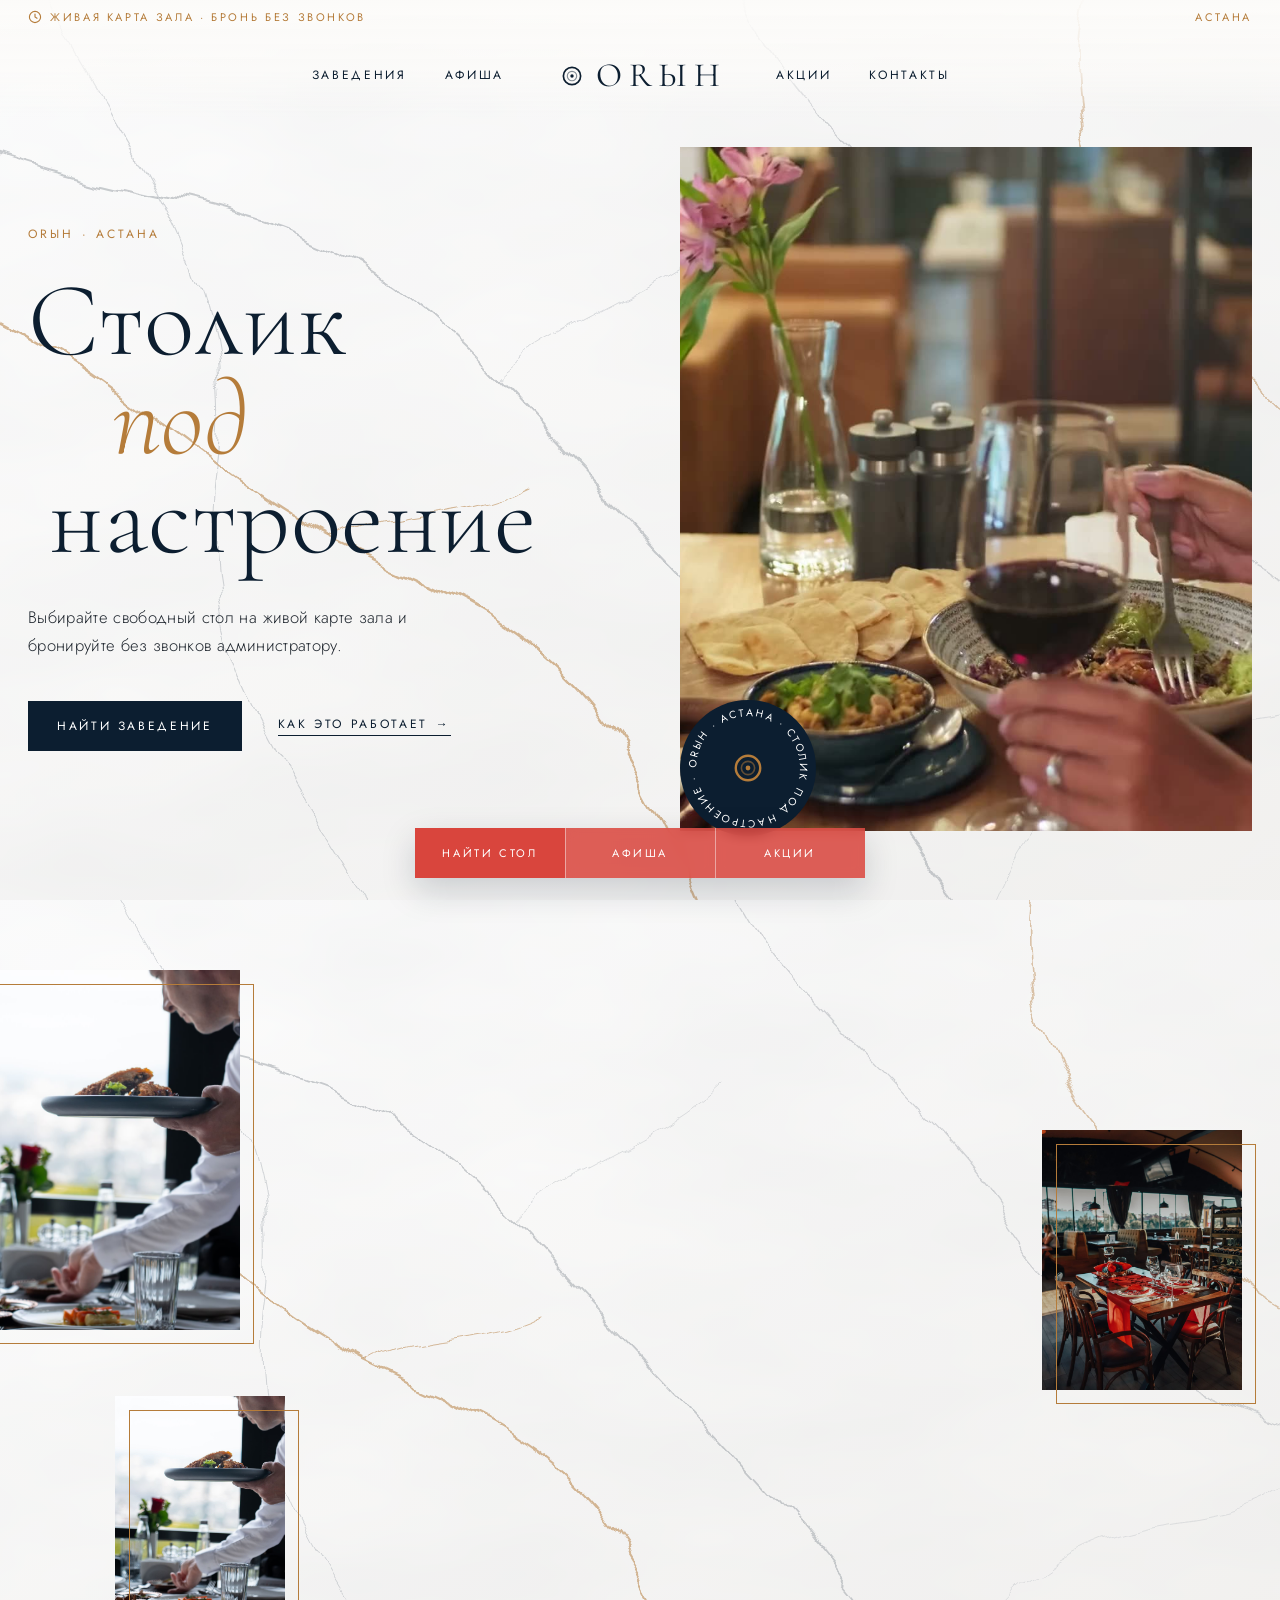
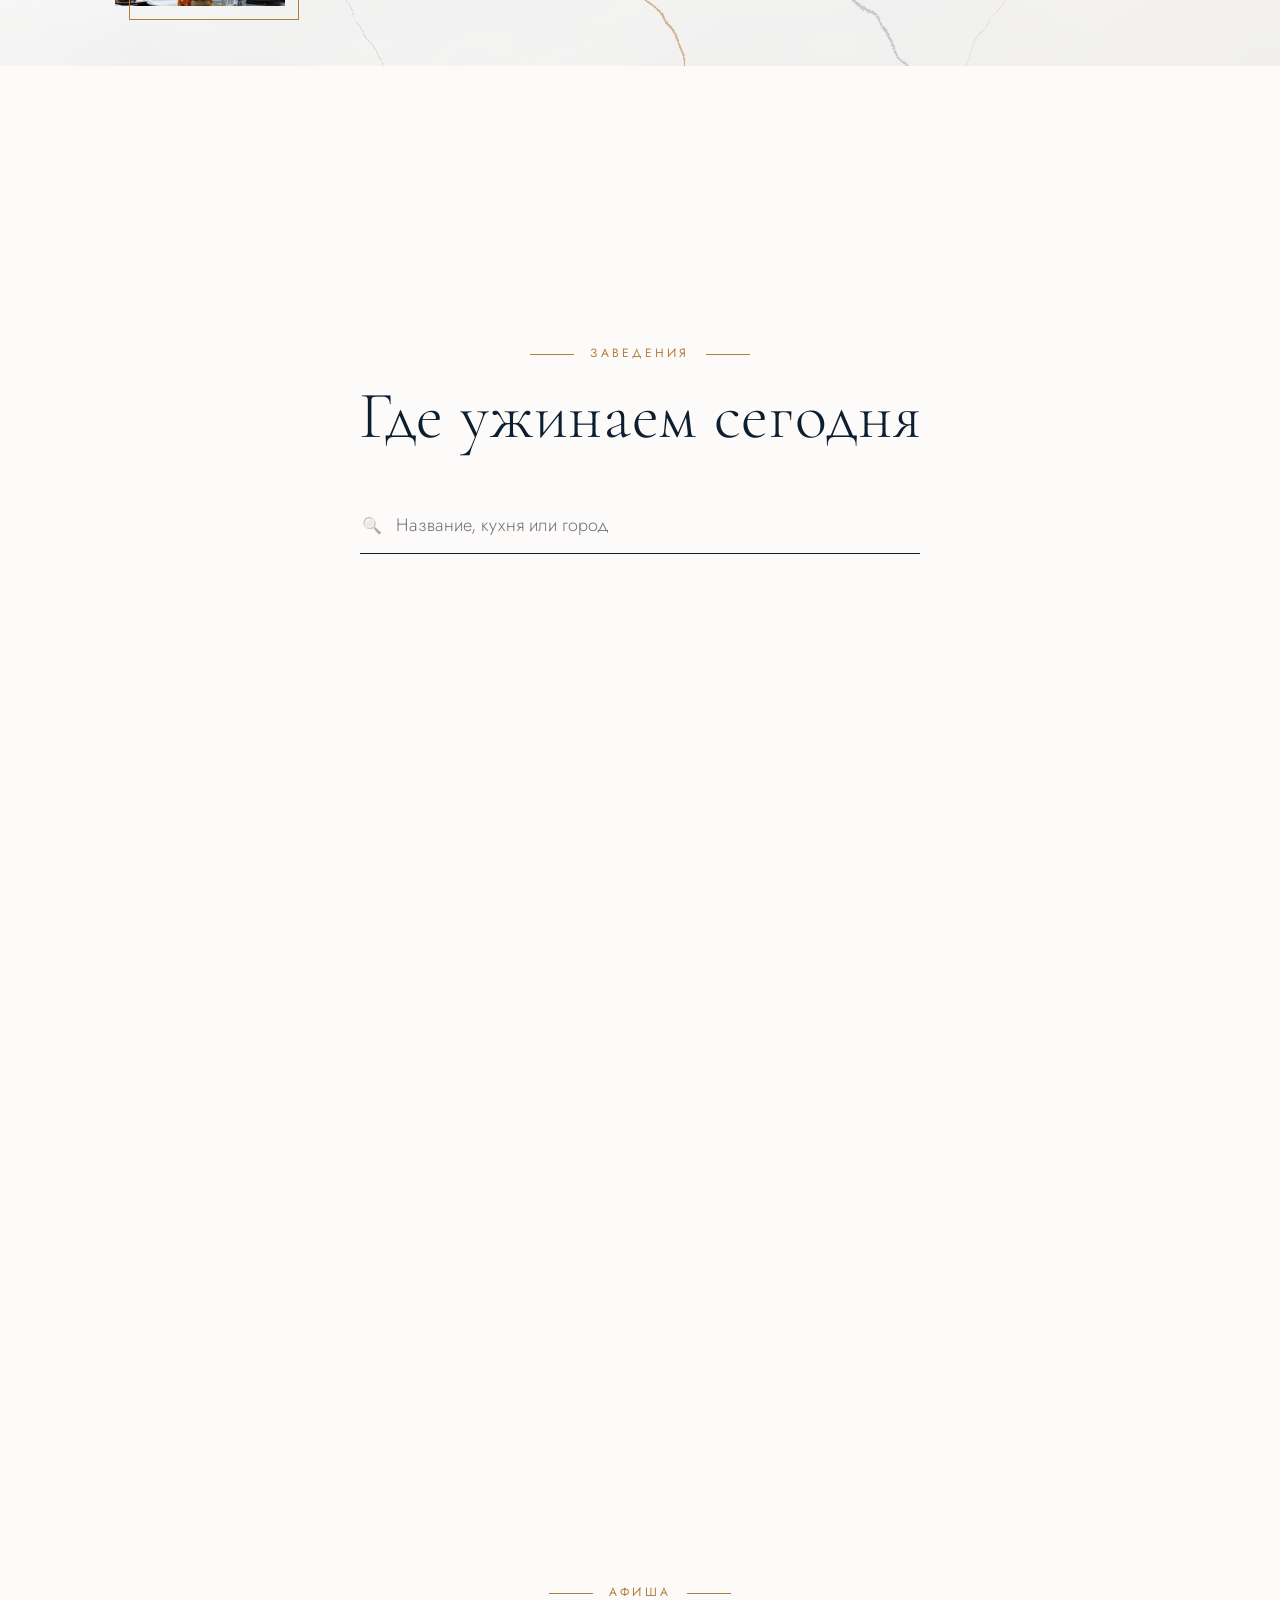
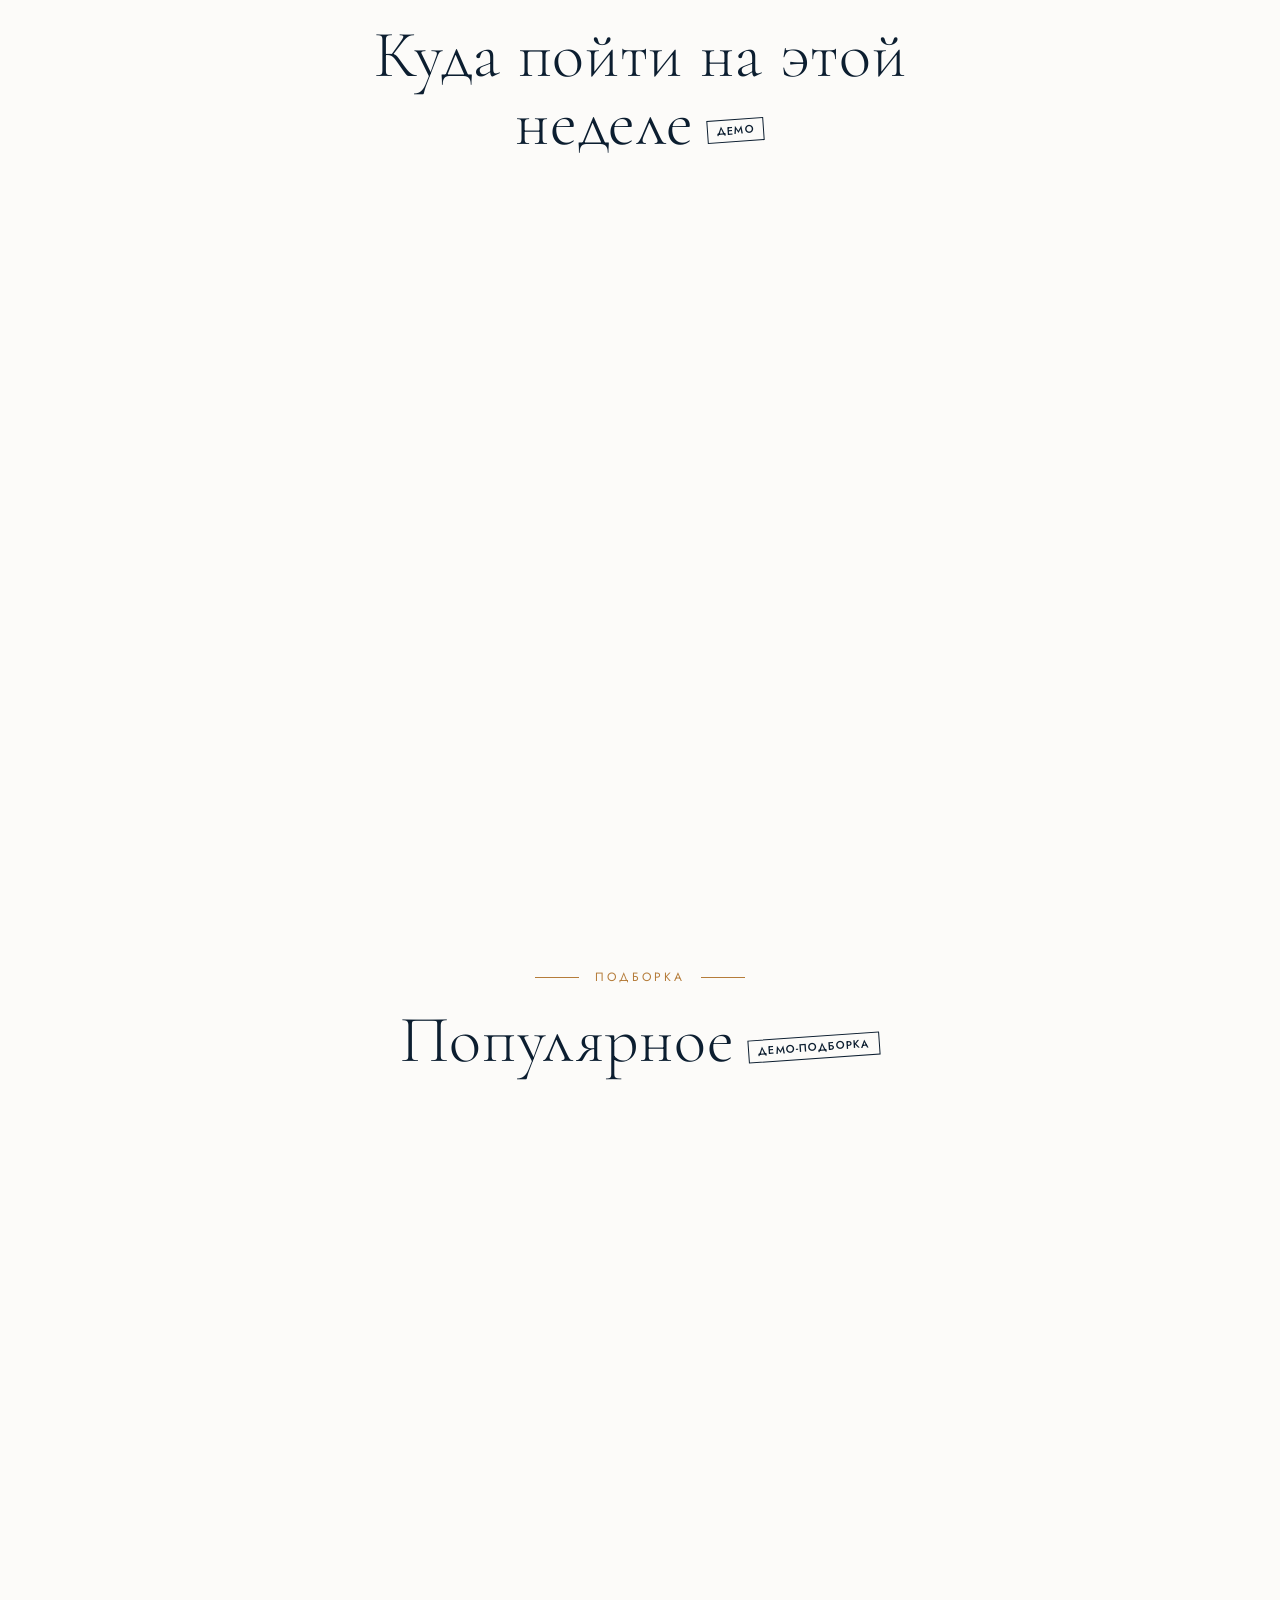
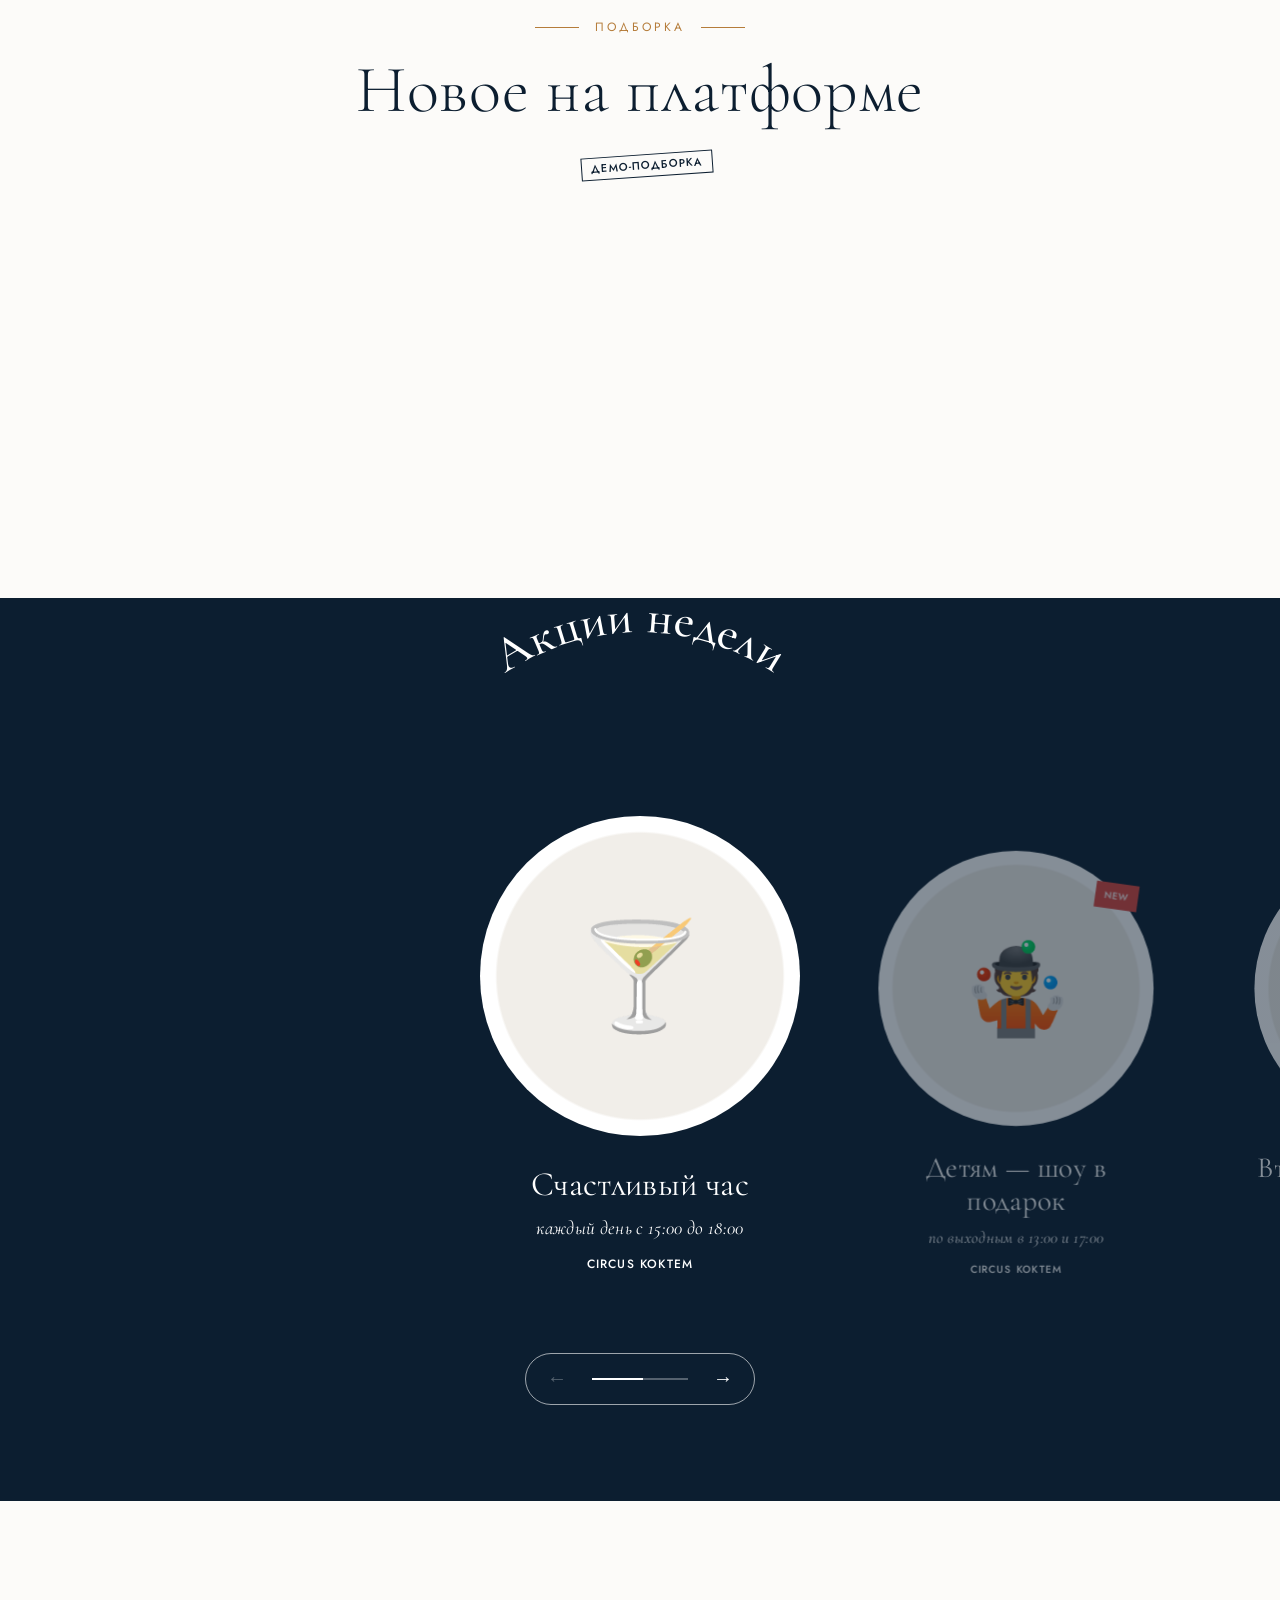
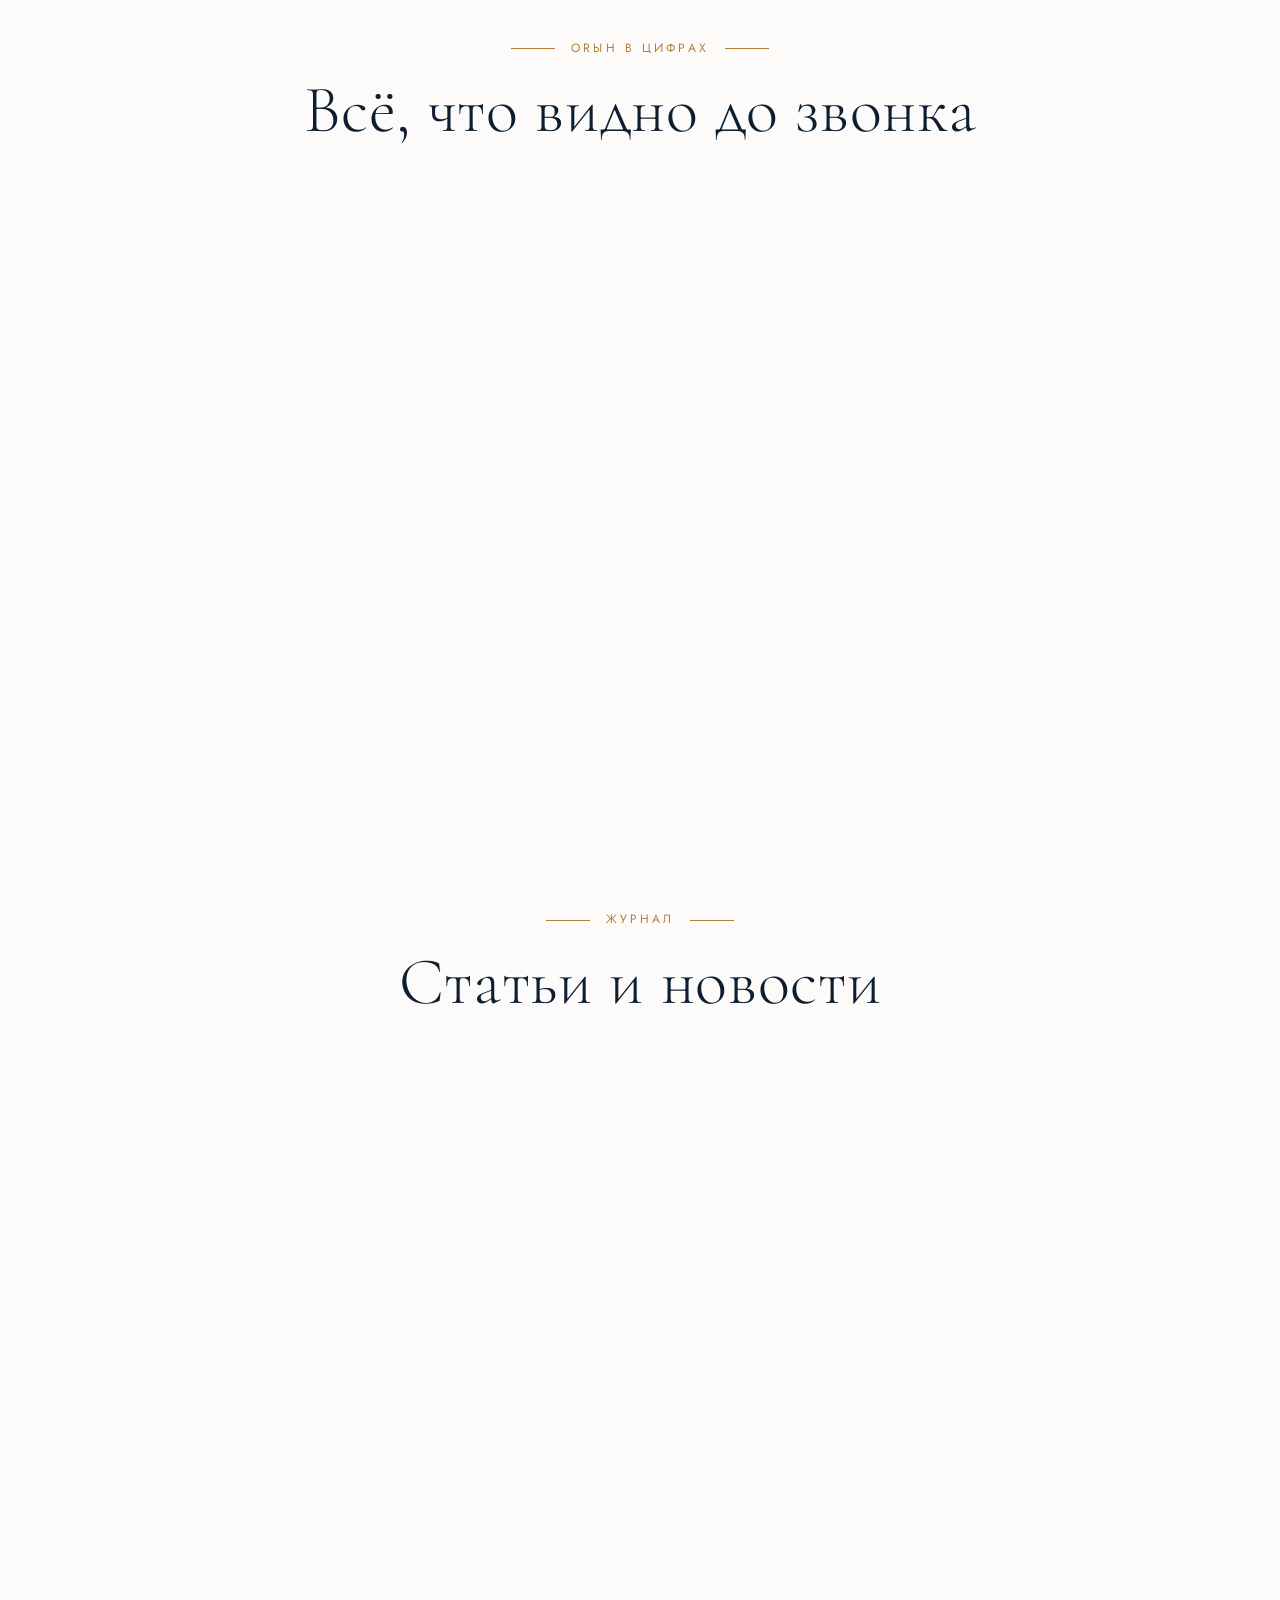
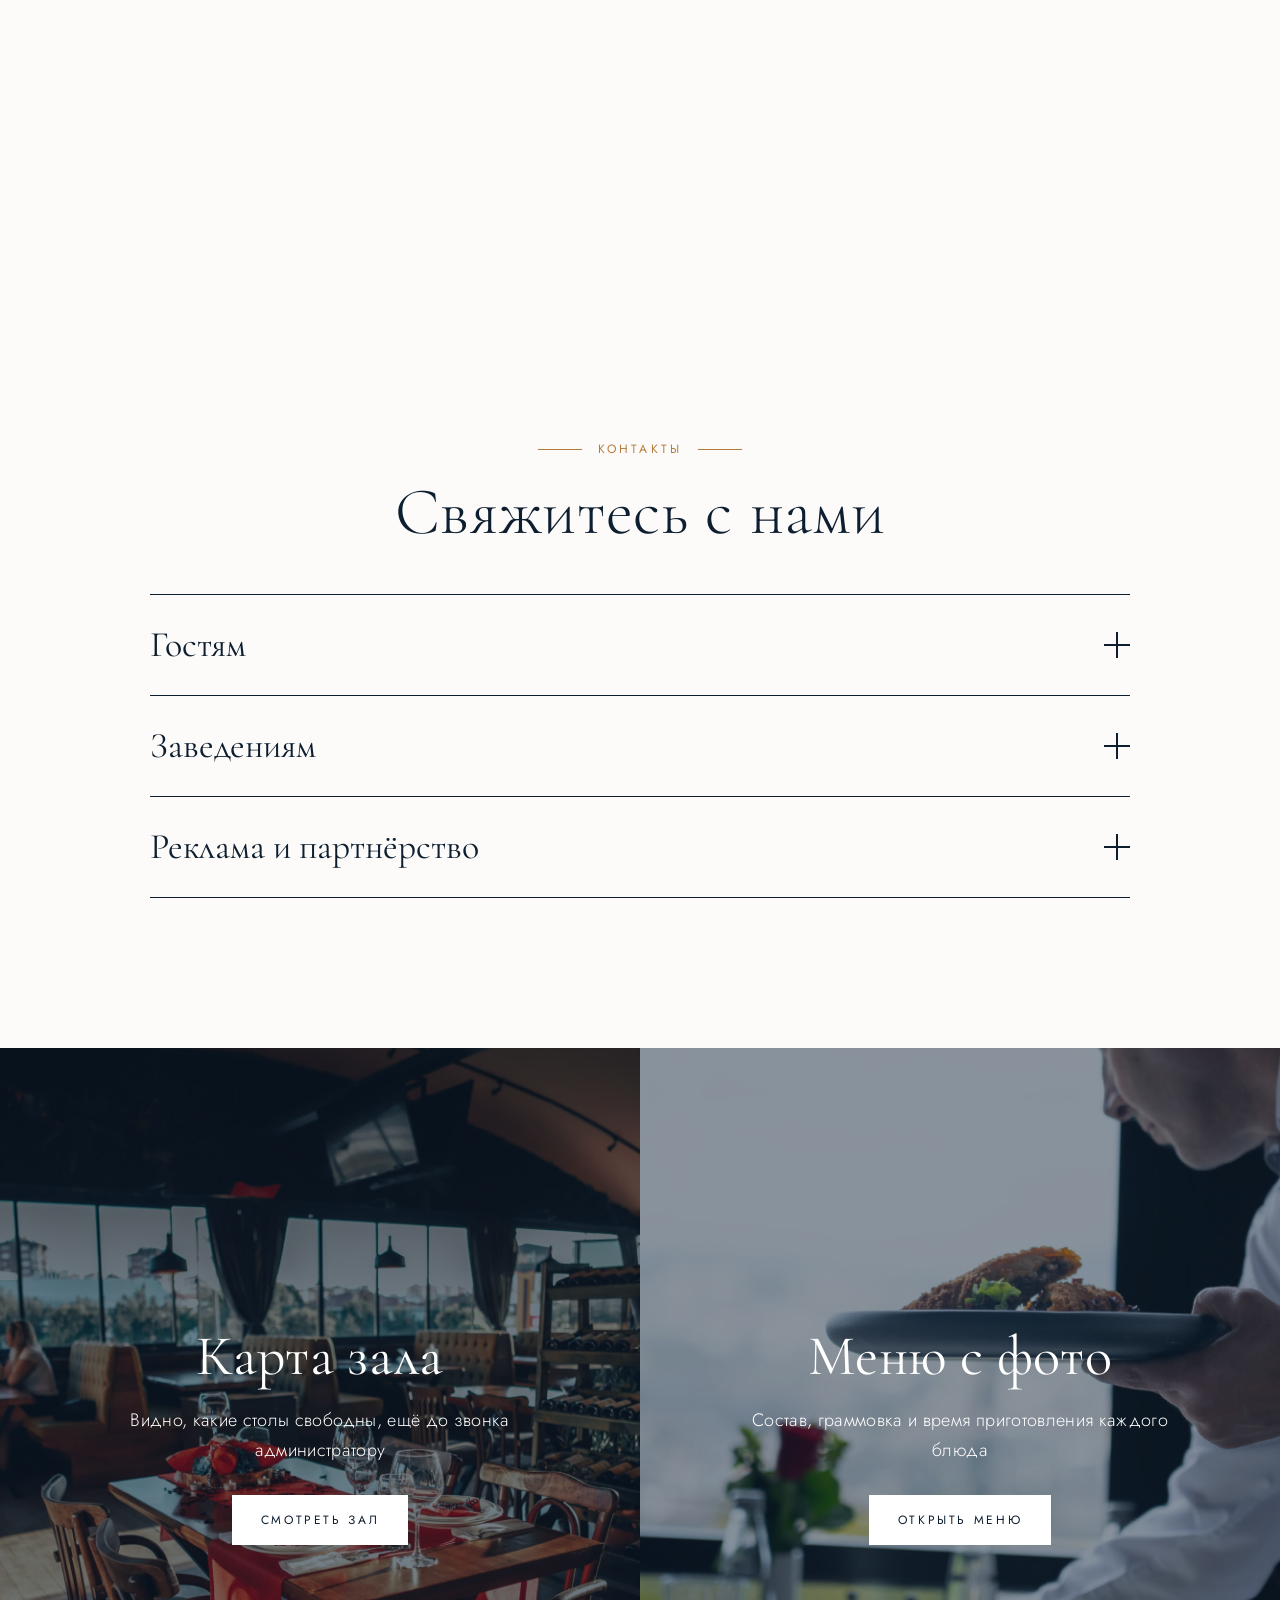
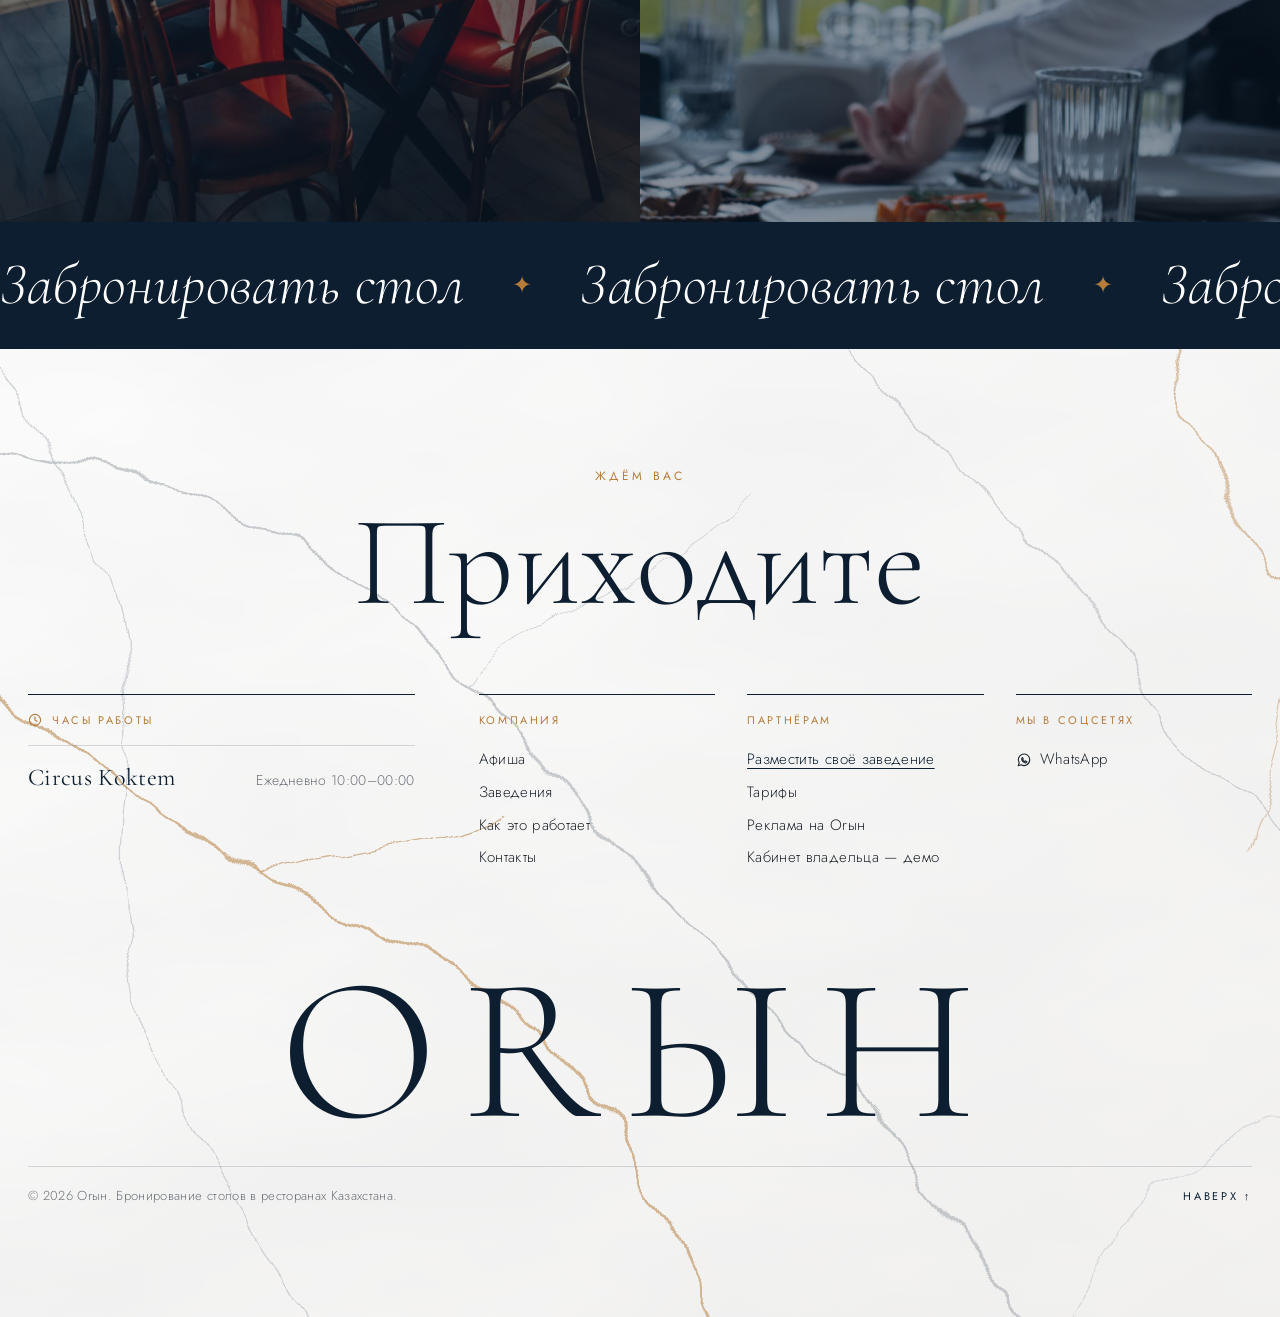
<file: index.html>
<!DOCTYPE html>
<html lang="ru">
<head>
  <meta charset="UTF-8">
  <meta name="viewport" content="width=device-width, initial-scale=1.0">
  <title>Orын — столик под настроение</title>

  <!-- Шрифты в духе ONYX, оба с кириллицей:
       Cormorant Garamond — тонкие высокие засечки для заголовков;
       Jost — геометрический гротеск для текста и подписей.
       display=swap: текст показывается сразу системным шрифтом
       и подменяется, когда загрузятся эти — страница не «мигает» пустотой. -->
  <link rel="preconnect" href="https://fonts.googleapis.com">
  <link rel="preconnect" href="https://fonts.gstatic.com" crossorigin>
  <link rel="stylesheet" href="https://fonts.googleapis.com/css2?family=Cormorant+Garamond:ital,wght@0,300;0,400;0,500;1,300;1,400&family=Jost:wght@300;400;500&display=swap">

  <link rel="stylesheet" href="styles.css">
</head>
<body class="cover-page">

  <!-- ЗАСТАВКА: кремовый экран со знаком и одной фразой на секунду
       при открытии. Потом плавно исчезает, клик убирает её сразу. -->
  <div class="intro" id="intro" aria-hidden="true">
    <span class="intro-text" id="introText"></span>
  </div>

  <!-- ШАПКА: строка-объявление, двойная линия, ссылки по сторонам от знака -->
  <header id="topbar"></header>

  <!-- ПЕРВЫЙ ЭКРАН: мрамор, слева огромный заголовок, справа видео в рамке
       и вращающаяся печать на её углу (печать добавляет скрипт) -->
  <section class="hero-full" id="homeHero">
    <div class="hero-media" id="heroMedia" role="img" aria-label="Зал заведения"></div>
    <div class="hero-content">
      <div class="eyebrow" id="heroEyebrow"></div>
      <h1 class="hero-title" id="heroTitle"></h1>
      <p class="hero-sub" id="heroLead"></p>
      <div class="hero-ctas">
        <a class="btn btn-light" id="heroPrimary" href="#venuesHead"></a>
        <a class="link-more" id="heroSecondary" href="#how"></a>
      </div>
    </div>
  </section>

  <!-- КАК ЭТО РАБОТАЕТ: красный блок с бордовыми «кляксами» и круглыми фото -->
  <section class="statement section-anchor" id="how"></section>

  <!-- ВЫБОР НЕДЕЛИ: большой блок одного заведения. Рекламное место
       (platform.adFormats → featured). Платное подписано «Реклама»,
       выбранное нами — «Выбор редакции». Нет такого заведения — блок скрыт. -->
  <section class="featured" id="featuredHost"></section>

  <!-- ЗАВЕДЕНИЯ: заголовок, поиск и плитки -->
  <div class="section-head section-anchor" id="venuesHead">
    <div class="eyebrow lined">Заведения</div>
    <h2>Где ужинаем сегодня</h2>
  </div>

  <div class="search-wrap">
    <div class="search-box">
      <span class="search-icon">&#128269;</span>
      <input type="search" id="venueSearch" placeholder="Название, кухня или город"
             autocomplete="off" aria-label="Поиск заведений">
    </div>
  </div>

  <!-- Сюда скрипт рисует плитку на каждое заведение из venues.js -->
  <div class="venues-grid" id="venuesGrid"></div>

  <!-- АФИША: ближайшие события заведений — концерты, стендап, открытия.
       Лента карточек и ссылка на всю афишу (events.html) -->
  <div class="section-head section-anchor" id="eventsHead">
    <div class="eyebrow lined">Афиша</div>
    <h2>Куда пойти на этой неделе<span class="demo-badge">демо</span></h2>
  </div>
  <div class="wrap reveal" id="eventsHost">
    <div class="events-strip ev-strip" id="homeEvents"></div>
    <div class="ev-all"><a class="link-more" href="events.html">Вся афиша</a></div>
  </div>

  <!-- ПОДБОРКИ: «Популярное», «Новое» — рисуются из platform.tops -->
  <div id="topsHost"></div>

  <!-- АКЦИИ: круглые «тарелки» в ряд, фон блока меняет цвет
       под ту акцию, что сейчас в центре. Заголовок дугой рисует скрипт. -->
  <section class="section-anchor" id="promoFeed"></section>

  <!-- ЦИФРЫ ПЛАТФОРМЫ: круглые «печати» поверх фото -->
  <div class="section-head" id="statsHead">
    <div class="eyebrow lined">Orын в цифрах</div>
    <h2>Всё, что видно до звонка</h2>
  </div>
  <div class="wrap reveal" id="statsHost"></div>

  <!-- СТАТЬИ: карточки-афиши в красной рамке, листаются стрелками -->
  <div class="section-head" id="articlesHead">
    <div class="eyebrow lined">Журнал</div>
    <h2>Статьи и новости</h2>
  </div>
  <div class="wrap reveal" id="articlesHost"></div>

  <!-- СВЯЖИТЕСЬ С НАМИ: раскрывающийся список, как вакансии у Délice -->
  <div class="section-head section-anchor" id="contactHead">
    <div class="eyebrow lined">Контакты</div>
    <h2>Свяжитесь с нами</h2>
  </div>
  <div class="wrap" id="contactHost"></div>

  <!-- БОЛЬШИЕ ФОТО-БЛОКИ: два перехода во всю высоту перед подвалом -->
  <section class="split-cta" id="tilesHost"></section>

  <!-- Подвал: часы работы заведений и колонки ссылок -->
  <footer id="siteFooter"></footer>

  <script src="venues.js"></script>
  <script src="app.js"></script>
  <script>
    /* ========================================================================
       ГЛАВНАЯ СТРАНИЦА-АФИША
       ------------------------------------------------------------------------
       Единственная страница, которая работает не с одним заведением, а со
       всем списком сразу. Поэтому она не вызывает initVenuePage — вместо
       этого берёт цвета платформы и сама рисует блоки.
       ======================================================================== */

    // 1. Цвета платформы, шапка, меню для телефона и кнопки в углу
    applyTheme(platform.theme);

    var hero = platform.hero || {};

    function goToVenues() {
      document.getElementById('venuesHead').scrollIntoView({ behavior: 'smooth', block: 'start' });
    }

    /* Ссылки шапки ведут к разделам этой же страницы */
    var navLinks = {
      left:  [{ text: 'Заведения',        href: '#venuesHead' },
              { text: 'Афиша',            href: 'events.html' }],
      right: [{ text: 'Акции',            href: '#promoFeed' },
              { text: 'Контакты',         href: '#contactHead' }]
    };

    mountHeader(document.getElementById('topbar'), {
      banner: hero.banner || platform.tagline,
      city:   'Астана',
      left:   navLinks.left,
      right:  navLinks.right
    });
    renderPlatformSidebar(navLinks.left.concat(navLinks.right));

    /* Бронь всегда привязана к конкретному месту, поэтому главная кнопка
       в углу ведёт к списку заведений */
    renderActionBar([
      { text: 'Найти стол',       onClick: goToVenues },
      { text: 'Афиша',            href: 'events.html' },
      { text: 'Акции',            href: '#promoFeed' }
    ]);

    document.addEventListener('keydown', function (e) {
      if (e.key === 'Escape' && document.body.classList.contains('menu-open')) closeSidebar();
    });


    /* ------------------------------------------------------------------------
       1.2. ЗАСТАВКА
       ------------------------------------------------------------------------
       Держится чуть больше секунды и тает. Запоминать «уже показывали»
       не можем — хранилище браузера в проекте не используем, — поэтому
       она короткая и убирается кликом.
       ------------------------------------------------------------------------ */
    var intro = document.getElementById('intro');
    intro.innerHTML = LOGO_SVG + '<span class="intro-text">' + esc(hero.intro || platform.tagline) + '</span>';

    function hideIntro() { intro.classList.add('gone'); }
    intro.addEventListener('click', hideIntro);
    setTimeout(hideIntro, 1300);


    /* ------------------------------------------------------------------------
       1.5. ПЕРВЫЙ ЭКРАН
       ------------------------------------------------------------------------ */
    document.getElementById('heroEyebrow').textContent = hero.eyebrow || platform.name;
    document.getElementById('heroTitle').innerHTML = heroTitleHtml(hero.title || platform.tagline);
    document.getElementById('heroLead').textContent = hero.lead || platform.description;
    document.getElementById('heroPrimary').textContent = hero.primary || 'Найти заведение';
    document.getElementById('heroSecondary').textContent = hero.secondary || 'Как это работает';

    /* Фон — видео из platform.hero.video. Пока оно грузится, виден его кадр-постер;
       если видео не задано — обложка первого заведения. */
    var heroMedia = document.getElementById('heroMedia');
    var первое = venues[Object.keys(venues)[0]];
    if (hero.video) {
      heroMedia.style.backgroundImage = 'url(\'' + esc(hero.video.poster || первое.cover) + '\')';
      heroMedia.innerHTML = heroVideoHtml(hero.video, 'Ужин в ресторане');
    } else {
      heroMedia.style.backgroundImage = 'url(\'' + esc(первое.cover) + '\')';
    }
    heroMedia.insertAdjacentHTML('afterend', heroBadgeHtml(platform.name + ' · Астана · столик под настроение · '));

    document.getElementById('heroPrimary').addEventListener('click', function (e) {
      e.preventDefault();
      goToVenues();
    });


    /* ------------------------------------------------------------------------
       1.7. «КАК ЭТО РАБОТАЕТ» — красный блок по центру
       ------------------------------------------------------------------------ */
    var how = platform.how;
    var howHost = document.getElementById('how');

    if (!how) {
      howHost.style.display = 'none';
    } else {
      howHost.innerHTML =
        '<div class="statement-text reveal">' +
          '<div class="eyebrow lined">' + esc(how.eyebrow) + '</div>' +
          '<h2>' + esc(how.title) + '</h2>' +
          '<p>' + esc(how.text) + '</p>' +
          '<a class="btn btn-light" href="' + esc(how.href) + '">' + esc(how.link) + '</a>' +
        '</div>' +
        circlePhotosHtml(how.photos);
    }


    /* ------------------------------------------------------------------------
       1.8. ВЫБОР НЕДЕЛИ
       ------------------------------------------------------------------------
       Фото заведения во всю высоту слева, справа — название, фраза,
       ближайшее событие и кнопки. Какое заведение показать, решает
       featuredVenueId() в app.js по полю ads.featured.
       ------------------------------------------------------------------------ */
    var featuredHost = document.getElementById('featuredHost');
    var featuredId = featuredVenueId();

    if (!featuredId) {
      featuredHost.style.display = 'none';
    } else {
      var fv = venues[featuredId];
      var fAbout = fv.about || {};
      var fFree = fv.hall.tables.filter(function (t) { return t.status === 'free'; }).length;
      var fEvent = allEvents().filter(function (ev) { return ev.venueId === featuredId; })[0];

      featuredHost.innerHTML =
        '<div class="featured-media reveal">' +
          '<div class="featured-photo" style="background-image:url(\'' + esc(fAbout.heroPhoto || fv.cover) + '\')"></div>' +
        '</div>' +
        '<div class="featured-text reveal">' +
          adLabelHtml(fv.ads.featured.paid) +
          '<div class="eyebrow">Выбор недели</div>' +
          '<h2>' + esc(fv.name) + '</h2>' +
          '<p class="featured-tagline">' + esc(fAbout.tagline || fv.tagline || '') + '</p>' +
          '<div class="venue-rows">' +
            '<div><span>Кухня</span><b>' + esc(fv.kitchen) + '</b></div>' +
            (fv.avgCheck ? '<div><span>Средний чек</span><b>' + esc(fv.avgCheck) + '</b></div>' : '') +
            '<div><span>Сейчас свободно</span><b>' + fFree + ' столов</b></div>' +
            (fEvent ? '<div><span>Ближайшее событие</span><b><button type="button" class="featured-event" ' +
              'data-open-event="' + esc(fEvent.id) + '">' + esc(fEvent.title) + ', ' +
              esc(eventDayLabel(fEvent.date).toLowerCase()) + '</button></b></div>' : '') +
          '</div>' +
          '<div class="featured-ctas">' +
            '<a class="btn" href="' + pageUrl('venue', featuredId) + '">Смотреть зал</a>' +
            '<a class="link-more" href="' + pageUrl('menu', featuredId) + '">Меню</a>' +
          '</div>' +
        '</div>';
    }


    /* ------------------------------------------------------------------------
       2. ПЛИТКА ЗАВЕДЕНИЯ
       ------------------------------------------------------------------------
       Вынесено в функцию: одна и та же плитка нужна и в общем списке,
       и в результатах поиска.
       ------------------------------------------------------------------------ */
    function venueCardHtml(v, id) {
      /* Живая цифра: сколько столов сейчас свободно.
         Считаем прямо из данных зала — отдельно хранить не нужно. */
      var freeCount = v.hall.tables.filter(function (t) { return t.status === 'free'; }).length;

      var card = document.createElement('a');
      card.className = 'venue-card reveal';
      card.href = pageUrl('venue', id);

      /* Купленное первое место в каталоге — с подписью «Реклама» */
      var top = (v.ads || {}).top;

      card.innerHTML =
        (venueOnTop(v) ? adLabelHtml(top.paid !== false) : '') +
        '<div class="venue-cover" style="background-image:url(\'' + esc(v.cover) + '\')"></div>' +
        '<div class="venue-body">' +
          '<div class="venue-place">' + esc(v.kitchen) + ' · ' + esc(v.location) + '</div>' +
          '<h3>' + esc(v.name) + '</h3>' +
          '<div class="venue-about">' + esc(v.about.short) + '</div>' +
          '<div class="venue-rows">' +
            (v.avgCheck ? '<div><span>Средний чек</span><b>' + esc(v.avgCheck) + '</b></div>' : '') +
            '<div><span>Сейчас свободно</span><b>' + freeCount + ' столов</b></div>' +
          '</div>' +
          '<span class="btn">Смотреть зал и меню</span>' +
        '</div>';
      return card;
    }


    /* ------------------------------------------------------------------------
       3. ПОИСК ЗАВЕДЕНИЙ
       ------------------------------------------------------------------------
       Ищем по названию, кухне, городу и адресу — по тем данным, что уже есть
       в venues.js. Список перерисовывается на каждое нажатие клавиши.
       ------------------------------------------------------------------------ */
    var grid = document.getElementById('venuesGrid');
    var searchInput = document.getElementById('venueSearch');

    /* Все поля заведения, по которым имеет смысл искать, склеены в одну
       строку в нижнем регистре — тогда поиск это одна проверка indexOf. */
    function searchIndex(v) {
      return [v.name, v.kitchen, v.city, v.location, v.about.short]
        .join(' ').toLowerCase();
    }

    function renderVenues(query) {
      var q = String(query || '').trim().toLowerCase();
      grid.innerHTML = '';

      var found = Object.keys(venues).filter(function (id) {
        return q === '' || searchIndex(venues[id]).indexOf(q) !== -1;
      });

      /* Заведения с оплаченным первым местом — в начале списка,
         остальные в прежнем порядке (sort в браузерах устойчивый) */
      found.sort(function (a, b) {
        return (venueOnTop(venues[b]) ? 1 : 0) - (venueOnTop(venues[a]) ? 1 : 0);
      });

      if (found.length === 0) {
        grid.innerHTML = '<div class="search-empty">Ничего не нашлось по запросу «' + esc(query) + '».<br>' +
                         'Попробуйте другое название, кухню или город.</div>';
        return;
      }

      found.forEach(function (id) { grid.appendChild(venueCardHtml(venues[id], id)); });

      /* Плитку «скоро» показываем только в общем списке:
         в результатах поиска она была бы шумом. */
      if (q === '') {
        var soon = document.createElement('div');
        soon.className = 'venue-card soon-card reveal';
        soon.innerHTML =
          '<div class="big">&#10022;</div>' +
          '<p><b>Скоро здесь появятся новые заведения</b><br>' +
          'Астана · Алматы · Шымкент</p>';
        grid.appendChild(soon);
      }

      initScrollReveal();   // новые плитки тоже должны проявляться
    }

    /* Блоки, которые прячем на время поиска — иначе результат тонет
       среди подборок и статей */
    var hideWhileSearching = ['featuredHost', 'eventsHead', 'eventsHost', 'topsHost', 'promoFeed', 'statsHead', 'statsHost', 'articlesHead',
                              'articlesHost', 'contactHead', 'contactHost', 'tilesHost'];

    searchInput.addEventListener('input', function () {
      renderVenues(searchInput.value);

      var searching = searchInput.value.trim() !== '';
      /* Прячем классом, а не style.display: иначе после поиска снова
         появился бы блок, который был скрыт потому, что он пустой */
      hideWhileSearching.forEach(function (elId) {
        document.getElementById(elId).classList.toggle('search-hidden', searching);
      });
      document.getElementById('venuesHead').querySelector('h2').textContent =
        searching ? 'Результаты поиска' : 'Где ужинаем сегодня';
    });

    renderVenues('');


    /* ------------------------------------------------------------------------
       4. ПОДБОРКИ «ПОПУЛЯРНОЕ» И «НОВОЕ»
       ------------------------------------------------------------------------
       Демо-структура: списки заданы вручную в platform.tops. Когда появится
       база, сюда придут настоящие рейтинги — разметка не изменится.
       ------------------------------------------------------------------------ */
    var topsHost = document.getElementById('topsHost');

    (platform.tops || []).forEach(function (top) {
      /* Пропускаем заведения, которых нет в venues — чтобы опечатка
         в списке не роняла страницу */
      var list = (top.venues || []).filter(function (id) { return venues[id]; });
      if (list.length === 0) return;

      var head = document.createElement('div');
      head.className = 'section-head';
      head.innerHTML = '<div class="eyebrow lined">Подборка</div>' +
                       '<h2>' + esc(top.title) +
                       '<span class="demo-badge">демо-подборка</span></h2>';
      topsHost.appendChild(head);

      var strip = document.createElement('div');
      strip.className = 'wrap reveal';

      var inner = document.createElement('div');
      inner.className = 'top-strip';

      list.forEach(function (id) {
        var v = venues[id];
        var score = averageScore(v.reviews);

        var mini = document.createElement('a');
        mini.className = 'mini-card';
        mini.href = pageUrl('venue', id);
        mini.innerHTML =
          '<div class="mini-cover" style="background-image:url(\'' + esc(v.cover) + '\')"></div>' +
          '<div class="mini-body">' +
            '<div class="mini-name">' + esc(v.name) + '</div>' +
            '<div class="mini-meta">' + esc(v.city) + ' · ' + esc(top.note) + '</div>' +
            (score ? '<div class="mini-rating">' + starsHtml(score) + ' ' + score + '</div>' : '') +
          '</div>';
        inner.appendChild(mini);
      });

      strip.appendChild(inner);
      topsHost.appendChild(strip);
      initStrip(inner);
    });


    /* ------------------------------------------------------------------------
       5. АКЦИИ — промо всех заведений вперемешку
       ------------------------------------------------------------------------ */
    renderPromos(document.getElementById('promoFeed'), mixAllPromos(), true, 'Акции недели');


    /* ------------------------------------------------------------------------
       5.5. ЦИФРЫ ПЛАТФОРМЫ
       ------------------------------------------------------------------------
       Считаются из данных всех заведений — с каждым новым заведением
       цифры растут сами.
       ------------------------------------------------------------------------ */
    var всеЗаведения = Object.keys(venues).map(function (id) { return venues[id]; });
    var сумма = function (fn) {
      return всеЗаведения.reduce(function (sum, v) { return sum + fn(v); }, 0);
    };

    document.getElementById('statsHost').innerHTML = statsHtml([
      { value: сумма(function (v) { return v.hall.tables.length; }),
        label: 'столов на живой карте' },
      { value: сумма(function (v) { return v.hall.tables.reduce(function (s, t) { return s + t.seats; }, 0); }),
        label: 'мест можно забронировать' },
      { value: сумма(function (v) { return v.menu.reduce(function (s, sec) { return s + sec.items.length; }, 0); }),
        label: 'блюд с фото и составом' },
      { value: сумма(function (v) { return (v.promos || []).length; }),
        label: 'акций на этой неделе' }
    ], всеЗаведения.map(function (v) { return v.cover; })
         .concat(всеЗаведения.map(function (v) { return v.menuCover; })));


    /* ------------------------------------------------------------------------
       5.5. АФИША — ближайшие события всех заведений
       ------------------------------------------------------------------------
       Берём 8 ближайших. Карточку и окно события рисует app.js.
       ------------------------------------------------------------------------ */
    var upcoming = pinnedEventsFirst(allEvents()).slice(0, 8);

    if (upcoming.length === 0) {
      document.getElementById('eventsHead').style.display = 'none';
      document.getElementById('eventsHost').style.display = 'none';
    } else {
      var homeEvents = document.getElementById('homeEvents');
      homeEvents.innerHTML = upcoming.map(eventCardHtml).join('');
      initStrip(homeEvents);
    }


    /* ------------------------------------------------------------------------
       6. СТАТЬИ — карточки-афиши, как концерты у Délice
       ------------------------------------------------------------------------ */
    var articles = platform.articles || [];

    if (articles.length === 0) {
      document.getElementById('articlesHead').style.display = 'none';
    } else {
      var articlesStrip = document.createElement('div');
      articlesStrip.className = 'events-strip';

      articles.forEach(function (article) {
        /* Страниц статей пока нет: без адреса карточка — не ссылка,
           чтобы нажатие не вело «в никуда» */
        var card = document.createElement(article.href ? 'a' : 'div');
        card.className = 'event-card';
        if (article.href) card.href = article.href;
        card.innerHTML =
          '<div class="event-head">' +
            '<h3>' + esc(article.title) + '</h3>' +
            '<div class="event-tag">' + esc(article.tag) + '</div>' +
          '</div>' +
          '<div class="event-media"><span>' + esc(article.emoji || '✦') + '</span></div>' +
          '<div class="event-text">' + esc(article.excerpt) + '</div>' +
          '<div class="event-rows">' +
            '<div><span>Дата</span><b>' + esc(article.date) + '</b></div>' +
            '<div><span>Рубрика</span><b>' + esc(article.tag) + '</b></div>' +
          '</div>';
        articlesStrip.appendChild(card);
      });

      document.getElementById('articlesHost').appendChild(articlesStrip);
      initStrip(articlesStrip);
    }


    /* ------------------------------------------------------------------------
       6.5. СВЯЖИТЕСЬ С НАМИ — раскрывающийся список
       ------------------------------------------------------------------------
       Каждая строка — кому мы помогаем. Нажали — под ней раскрылись
       текст и кнопка, нажали ещё раз — свернулись.
       ------------------------------------------------------------------------ */
    var карточкиКонтактов = platform.contactCards || [];

    if (карточкиКонтактов.length === 0) {
      document.getElementById('contactHead').style.display = 'none';
      document.getElementById('contactHost').style.display = 'none';
    } else {
      var список = document.createElement('div');
      список.className = 'accordion';
      список.innerHTML = карточкиКонтактов.map(function (card, i) {
        return '<div class="acc-item">' +
            '<button class="acc-head" type="button" aria-expanded="false" aria-controls="acc' + i + '">' +
              '<span>' + esc(card.title) + '</span><span class="acc-plus" aria-hidden="true"></span>' +
            '</button>' +
            '<div class="acc-body" id="acc' + i + '" hidden>' +
              '<p>' + esc(card.text) + '</p>' +
              '<a class="btn" href="' + esc(card.href) + '">' + esc(card.action) + '</a>' +
            '</div>' +
          '</div>';
      }).join('');
      document.getElementById('contactHost').appendChild(список);

      список.querySelectorAll('.acc-head').forEach(function (button) {
        button.addEventListener('click', function () {
          var открыт = button.getAttribute('aria-expanded') === 'true';
          button.setAttribute('aria-expanded', открыт ? 'false' : 'true');
          document.getElementById(button.getAttribute('aria-controls')).hidden = открыт;
        });
      });
    }


    /* ------------------------------------------------------------------------
       6.8. БОЛЬШИЕ ФОТО-БЛОКИ ПЕРЕД ПОДВАЛОМ
       ------------------------------------------------------------------------ */
    var tiles = platform.tiles || [];
    var tilesHost = document.getElementById('tilesHost');

    if (tiles.length === 0) {
      tilesHost.style.display = 'none';
    } else {
      tilesHost.innerHTML = tiles.map(function (tile) {
        return '<a class="split-item" href="' + esc(tile.href || '#') + '">' +
            '<div class="split-media" style="background-image:url(\'' + esc(tile.photo) + '\')"></div>' +
            '<div class="split-text">' +
              '<h3>' + esc(tile.title) + '</h3>' +
              '<p>' + esc(tile.text) + '</p>' +
              '<span class="btn btn-light">' + esc(tile.link) + '</span>' +
            '</div>' +
          '</a>';
      }).join('');
    }


    // 7. Подвал
    renderFooter(document.getElementById('siteFooter'));

    // 8. Появление при прокрутке — после того, как всё нарисовано
    initScrollReveal();
  </script>

</body>
</html>
</file>
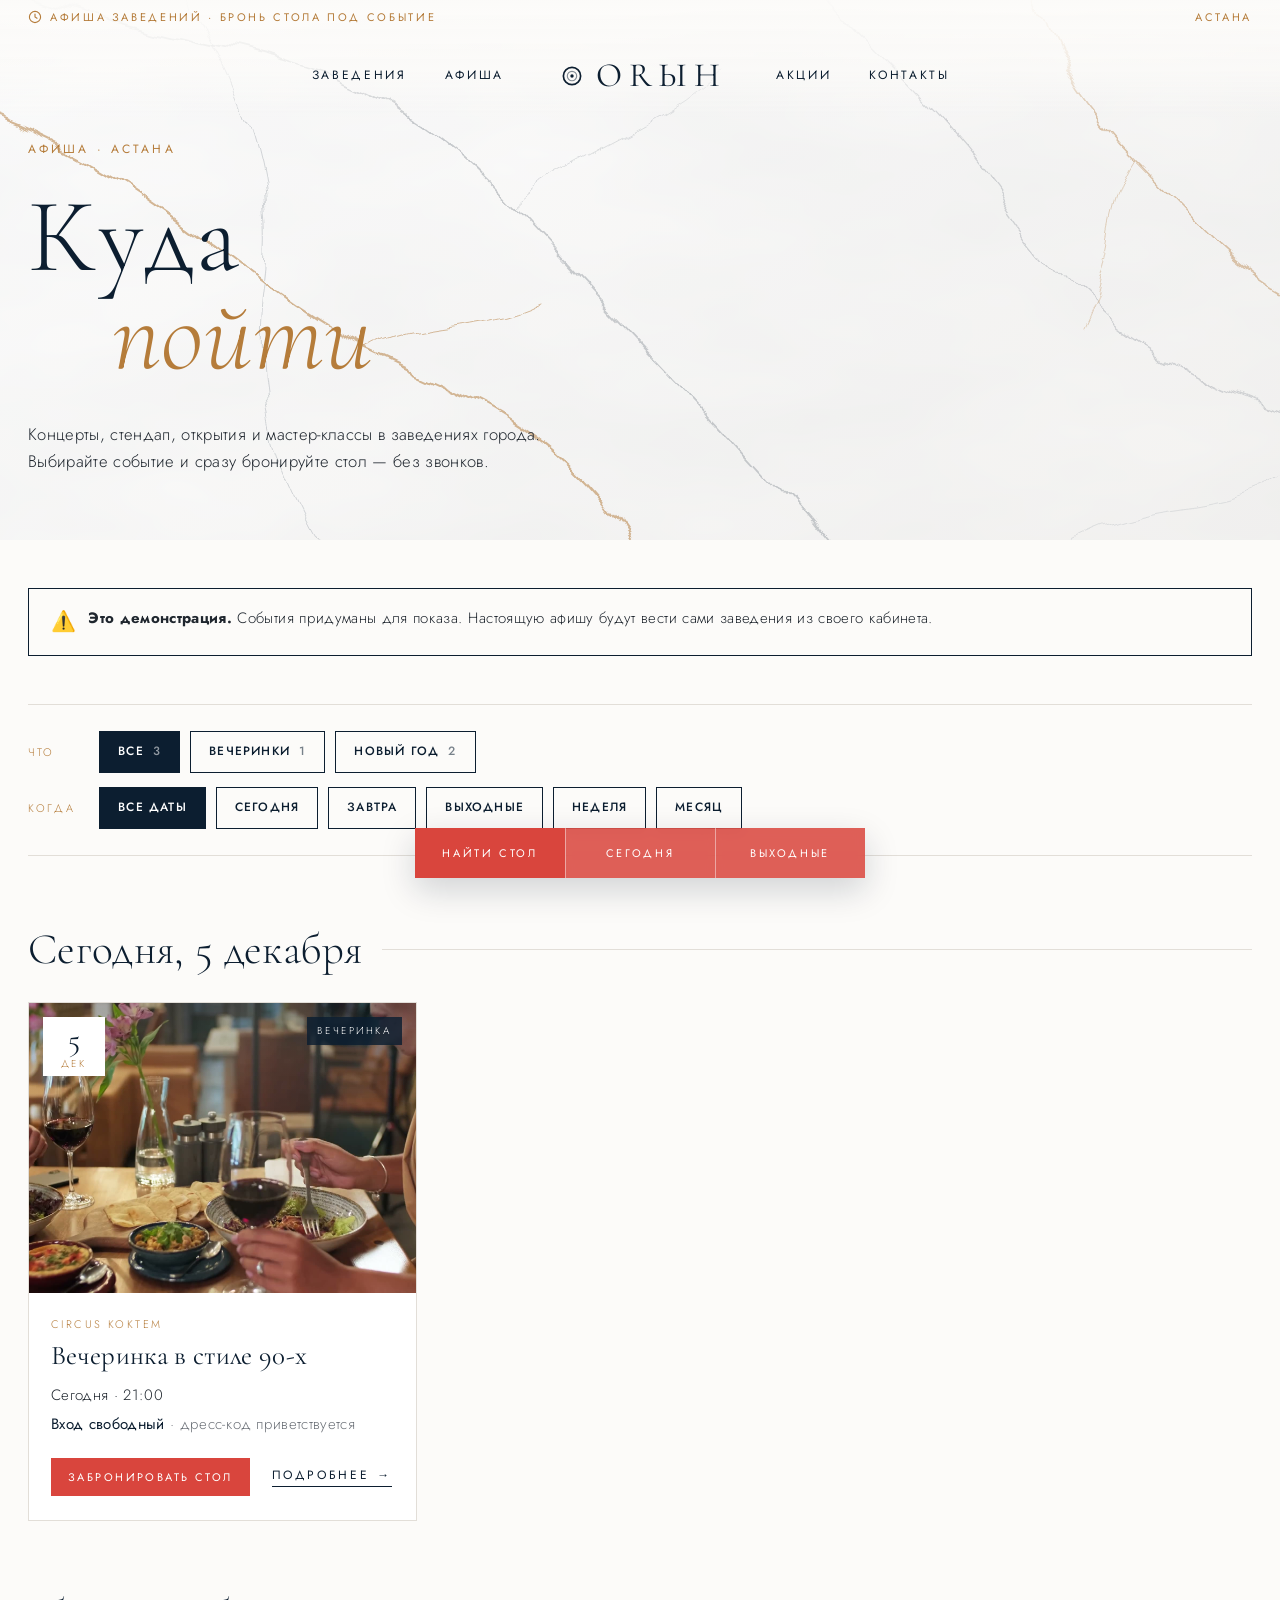
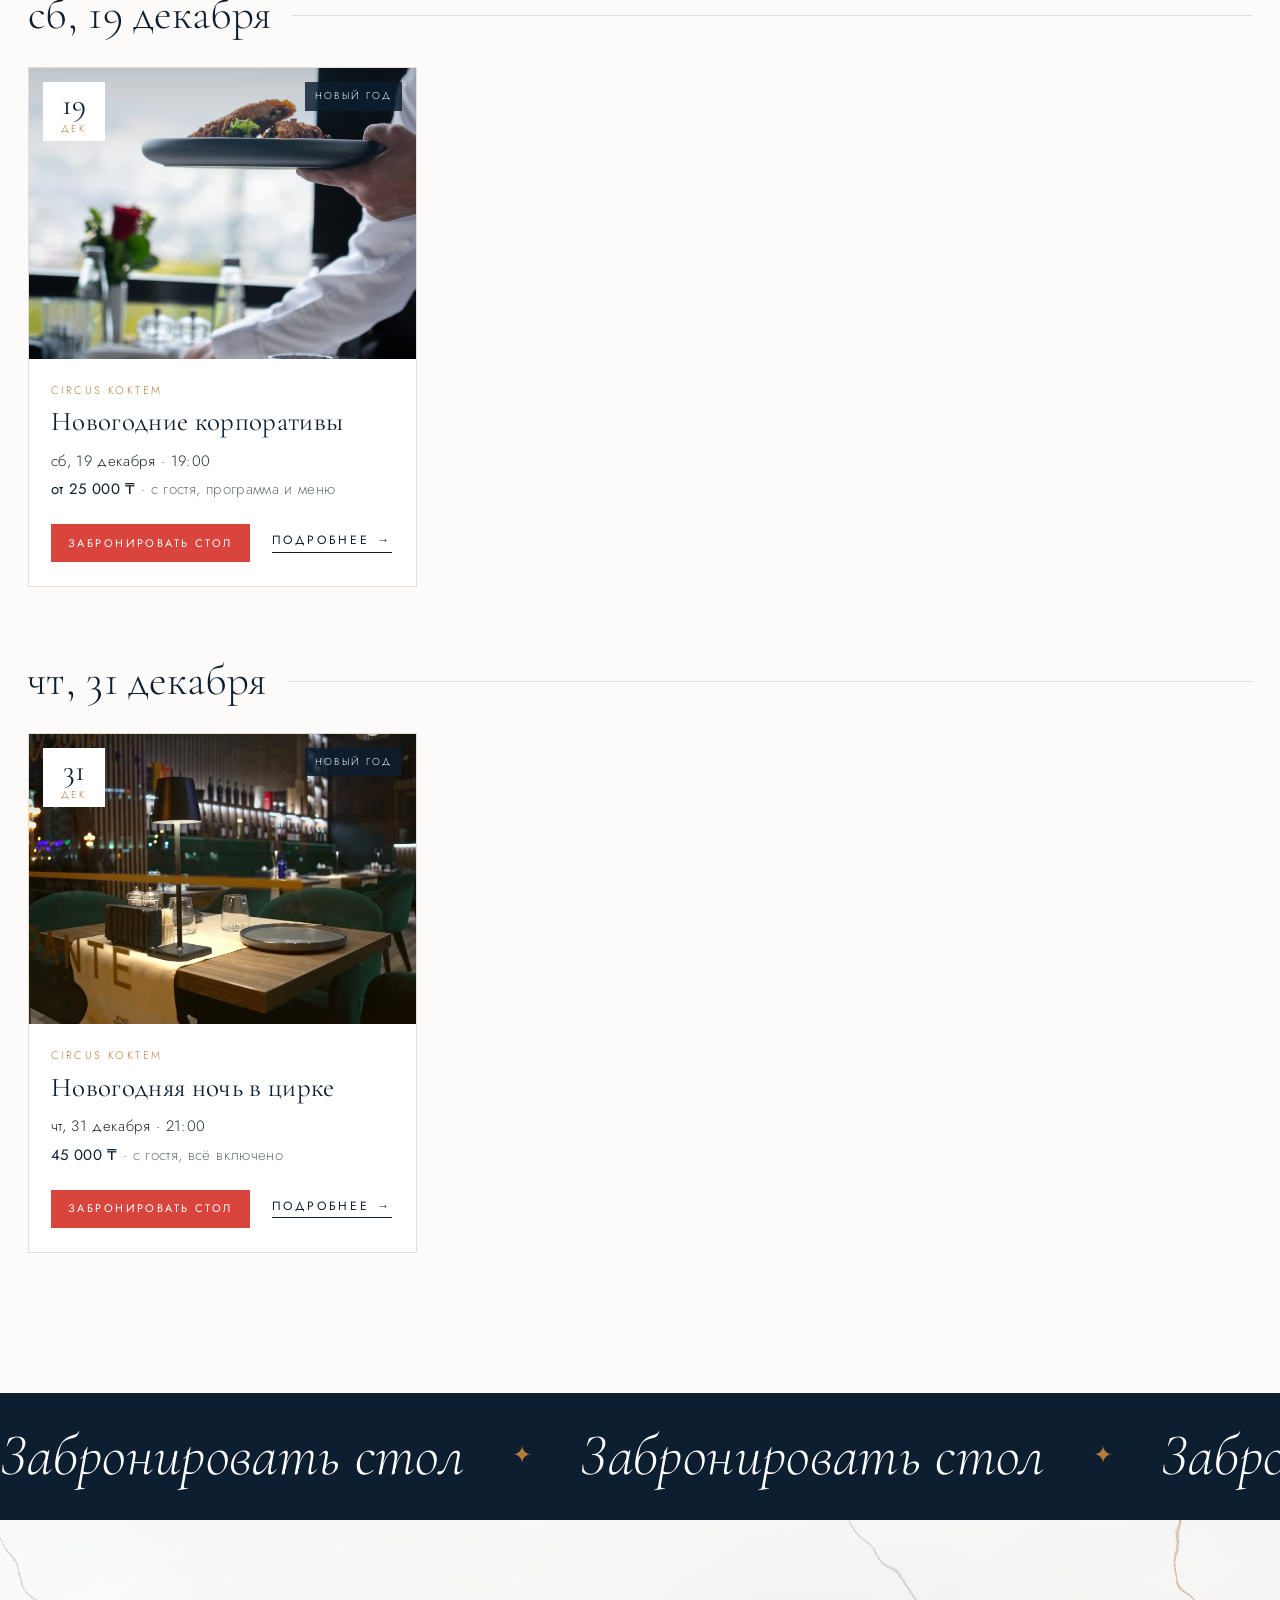
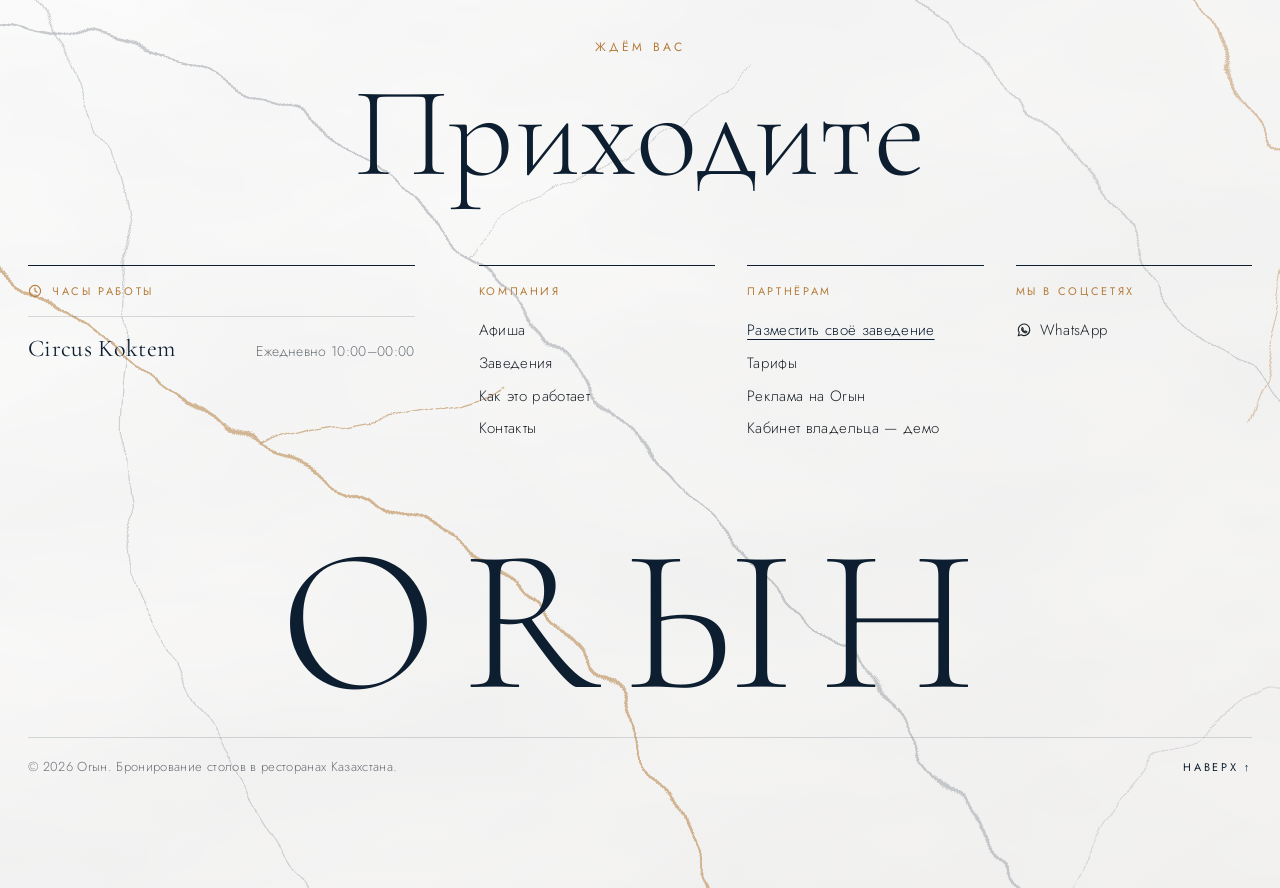
<file: events.html>
<!DOCTYPE html>
<html lang="ru">
<head>
  <meta charset="UTF-8">
  <meta name="viewport" content="width=device-width, initial-scale=1.0">
  <title>Афиша — Orын</title>
  <link rel="preconnect" href="https://fonts.googleapis.com">
  <link rel="preconnect" href="https://fonts.gstatic.com" crossorigin>
  <link rel="stylesheet" href="https://fonts.googleapis.com/css2?family=Cormorant+Garamond:ital,wght@0,300;0,400;0,500;1,300;1,400&family=Jost:wght@300;400;500&display=swap">
  <link rel="stylesheet" href="styles.css">
</head>
<body>

  <!-- ==========================================================================
       АФИША — события всех заведений: концерты, стендап, открытия,
       мастер-классы, детские шоу. Как sxodim.com или ticketon.kz, но под
       каждое событие сразу бронируется стол в заведении.

       Фильтры: категория (из platform.eventTypes) и дата.
       Ссылки, которые понимает страница:
         events.html?type=concert      — сразу только концерты
         events.html?event=jazz-friday — сразу открыть окно события
       ========================================================================== -->

  <header id="topbar"></header>

  <section class="hero-full no-media ev-hero">
    <div class="hero-content">
      <div class="eyebrow">Афиша · Астана</div>
      <h1 class="hero-title" id="evHeroTitle"></h1>
      <p class="hero-sub">Концерты, стендап, открытия и мастер-классы в заведениях города.
        Выбирайте событие и сразу бронируйте стол — без звонков.</p>
    </div>
  </section>

  <div class="page">

    <div class="demo-strip">
      <span class="icon">&#9888;&#65039;</span>
      <span><b>Это демонстрация.</b> События придуманы для показа. Настоящую афишу
        будут вести сами заведения из своего кабинета.</span>
    </div>

    <!-- Рекомендуем: события на продвижении (рекламное место или выбор
         редакции). Стоят над фильтрами и не зависят от них. -->
    <section class="ev-pinned" id="evPinned"></section>

    <!-- Фильтры: категория и дата -->
    <div class="ev-filters">
      <div class="ev-filter-label">Что</div>
      <div class="filters ev-chips" id="evTypes" role="group" aria-label="Категория"></div>
      <div class="ev-filter-label">Когда</div>
      <div class="filters ev-chips" id="evDates" role="group" aria-label="Дата"></div>
    </div>

    <!-- Сюда скрипт рисует события, сгруппированные по дням -->
    <div id="evList"></div>
  </div>

  <footer id="siteFooter"></footer>

  <script src="venues.js"></script>
  <script src="app.js"></script>
  <script>
    /* ========================================================================
       СТРАНИЦА «АФИША»
       ------------------------------------------------------------------------
       Не привязана к одному заведению — как главная, сама собирает шапку,
       меню для телефона, подвал и кнопки внизу.
       ======================================================================== */

    applyTheme(platform.theme);

    var navLinks = {
      left:  [{ text: 'Заведения', href: 'index.html#venuesHead' },
              { text: 'Афиша',     href: 'events.html' }],
      right: [{ text: 'Акции',     href: 'index.html#promoFeed' },
              { text: 'Контакты',  href: 'index.html#contactHead' }]
    };
    mountHeader(document.getElementById('topbar'), {
      banner: 'Афиша заведений · бронь стола под событие',
      city:   'Астана',
      left:   navLinks.left,
      right:  navLinks.right
    });
    renderPlatformSidebar(navLinks.left.concat(navLinks.right));
    renderFooter(document.getElementById('siteFooter'));

    renderActionBar([
      { text: 'Найти стол', href: 'index.html#venuesHead' },
      { text: 'Сегодня',    onClick: function () { setDate('today'); scrollToList(); } },
      { text: 'Выходные',   onClick: function () { setDate('weekend'); scrollToList(); } }
    ]);

    document.addEventListener('keydown', function (e) {
      if (e.key === 'Escape' && document.body.classList.contains('menu-open')) closeSidebar();
    });

    document.getElementById('evHeroTitle').innerHTML = heroTitleHtml('Куда пойти');


    /* ------------------------------------------------------------------------
       1. ДАННЫЕ И СОСТОЯНИЕ ФИЛЬТРОВ
       ------------------------------------------------------------------------ */
    var events = allEvents();   // все будущие события, уже по порядку
    var params = new URLSearchParams(location.search);

    var state = {
      type: params.get('type') || 'all',
      date: 'all'
    };

    /* Периоды для фильтра «Когда». Каждый — проверка: подходит ли дата. */
    var today = todayISO();

    function weekendRange() {
      var d = isoToDate(today).getDay();            // 0 — вс, 6 — сб
      if (d === 0) return [today, today];           // воскресенье — только сегодня
      var toSat = d === 6 ? 0 : 6 - d;
      var sat = isoAfter(today, toSat);
      return [sat, isoAfter(sat, 1)];
    }

    var DATES = [
      { id: 'all',     title: 'Все даты',    test: function () { return true; } },
      { id: 'today',   title: 'Сегодня',     test: function (iso) { return iso === today; } },
      { id: 'tomorrow', title: 'Завтра',     test: function (iso) { return iso === isoAfter(today, 1); } },
      { id: 'weekend', title: 'Выходные',    test: function (iso) { var r = weekendRange(); return iso >= r[0] && iso <= r[1]; } },
      { id: 'week',    title: 'Неделя',      test: function (iso) { return iso <= isoAfter(today, 6); } },
      { id: 'month',   title: 'Месяц',       test: function (iso) { return iso <= isoAfter(today, 30); } }
    ];


    /* ------------------------------------------------------------------------
       2. КНОПКИ-ФИЛЬТРЫ
       ------------------------------------------------------------------------
       Категории показываем только те, где есть события, и с числом —
       сразу видно, где выбор богаче.
       ------------------------------------------------------------------------ */
    function renderTypeChips() {
      var types = platform.eventTypes || {};
      var chips = [{ id: 'all', title: 'Все', count: events.length }];
      Object.keys(types).forEach(function (id) {
        var count = events.filter(function (ev) { return ev.type === id; }).length;
        if (count > 0) chips.push({ id: id, title: types[id].title, count: count });
      });

      document.getElementById('evTypes').innerHTML = chips.map(function (c) {
        return '<button type="button" class="filter-btn' + (state.type === c.id ? ' active' : '') + '" ' +
          'data-type="' + c.id + '" aria-pressed="' + (state.type === c.id) + '">' +
          esc(c.title) + ' <span class="ev-count">' + c.count + '</span></button>';
      }).join('');
    }

    function renderDateChips() {
      document.getElementById('evDates').innerHTML = DATES.map(function (d) {
        return '<button type="button" class="filter-btn' + (state.date === d.id ? ' active' : '') + '" ' +
          'data-date="' + d.id + '" aria-pressed="' + (state.date === d.id) + '">' + esc(d.title) + '</button>';
      }).join('');
    }

    document.getElementById('evTypes').addEventListener('click', function (e) {
      var btn = e.target.closest('[data-type]');
      if (!btn) return;
      state.type = btn.getAttribute('data-type');
      renderAll();
    });

    document.getElementById('evDates').addEventListener('click', function (e) {
      var btn = e.target.closest('[data-date]');
      if (!btn) return;
      setDate(btn.getAttribute('data-date'));
    });

    function setDate(id) {
      state.date = id;
      renderAll();
    }

    function scrollToList() {
      document.querySelector('.ev-filters').scrollIntoView({ behavior: 'smooth', block: 'start' });
    }


    /* ------------------------------------------------------------------------
       3. СПИСОК ПО ДНЯМ
       ------------------------------------------------------------------------
       Как на sxodim: заголовок дня («Сегодня», «сб, 8 ноября»),
       под ним карточки событий этого дня.
       ------------------------------------------------------------------------ */
    function renderList() {
      var dateTest = DATES.filter(function (d) { return d.id === state.date; })[0].test;
      var shown = events.filter(function (ev) {
        return (state.type === 'all' || ev.type === state.type) && dateTest(ev.date);
      });

      var host = document.getElementById('evList');

      if (shown.length === 0) {
        host.innerHTML =
          '<div class="ev-empty">' +
            '<p>На эти даты в этой категории событий пока нет.</p>' +
            '<button type="button" class="btn btn-ghost" id="evReset">Показать всю афишу</button>' +
          '</div>';
        document.getElementById('evReset').addEventListener('click', function () {
          state.type = 'all';
          state.date = 'all';
          renderAll();
        });
        return;
      }

      /* Группируем подряд идущие события одного дня */
      var groups = [];
      shown.forEach(function (ev) {
        var last = groups[groups.length - 1];
        if (last && last.date === ev.date) last.items.push(ev);
        else groups.push({ date: ev.date, items: [ev] });
      });

      host.innerHTML = groups.map(function (g) {
        var label = eventDayLabel(g.date);
        /* У «Сегодня» и «Завтра» допишем само число — так понятнее */
        if (label === 'Сегодня' || label === 'Завтра') label += ', ' + prettyDate(g.date);
        return '<section class="ev-day">' +
            '<h2 class="ev-day-title">' + esc(label) + '</h2>' +
            '<div class="ev-grid">' + g.items.map(eventCardHtml).join('') + '</div>' +
          '</section>';
      }).join('');
    }

    function renderAll() {
      renderTypeChips();
      renderDateChips();
      renderList();
    }

    renderAll();


    /* ------------------------------------------------------------------------
       4. РЕКОМЕНДУЕМ — события на продвижении
       ------------------------------------------------------------------------
       Отмечены в venues.js полем pin. У каждой карточки — подпись
       «Реклама» или «Выбор редакции», её рисует eventCardHtml.
       ------------------------------------------------------------------------ */
    var pinned = events.filter(function (ev) { return ev.pin; });
    var pinnedHost = document.getElementById('evPinned');

    if (pinned.length === 0) {
      pinnedHost.style.display = 'none';
    } else {
      pinnedHost.innerHTML =
        '<h2 class="ev-day-title">Рекомендуем</h2>' +
        '<div class="ev-grid">' + pinned.map(eventCardHtml).join('') + '</div>';
    }

    /* Ссылка на конкретное событие (из «Поделиться») — сразу открываем его */
    if (params.get('event')) openEventModal(params.get('event'));
  </script>
</body>
</html>
</file>
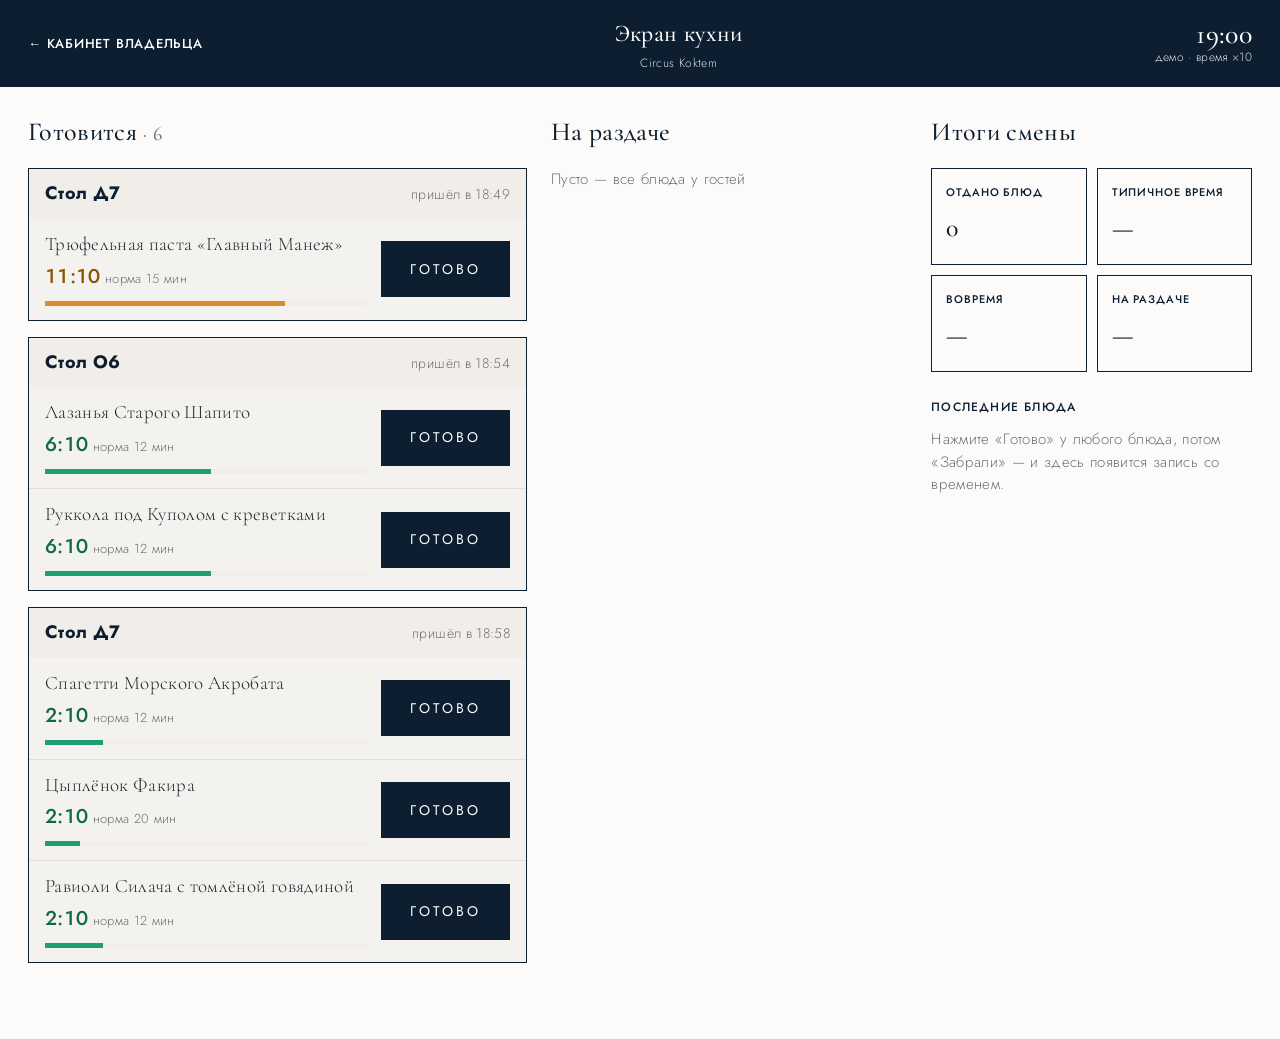
<file: kitchen.html>
<!DOCTYPE html>
<html lang="ru">
<head>
  <meta charset="UTF-8">
  <meta name="viewport" content="width=device-width, initial-scale=1.0">
  <title>Экран кухни — демо</title>
  <link rel="preconnect" href="https://fonts.googleapis.com">
  <link rel="preconnect" href="https://fonts.gstatic.com" crossorigin>
  <link rel="stylesheet" href="https://fonts.googleapis.com/css2?family=Cormorant+Garamond:ital,wght@0,300;0,400;0,500;1,300;1,400&family=Jost:wght@300;400;500&display=swap">
  <link rel="stylesheet" href="styles.css">
</head>
<body class="kds-body">

  <!-- ==========================================================================
       ЭКРАН КУХНИ — ДЕМОНСТРАЦИЯ
       --------------------------------------------------------------------------
       Так будет выглядеть планшет на кухне. Заказ приходит — запускается
       таймер. Повар нажимает «Готово» — время приготовления записано.
       Официант забирает блюдо с раздачи — записано время ожидания.
       Из этих отметок собирается вкладка «Кухня» в кабинете владельца.

       Заказы выдуманные и приходят сами. Время ускорено в 10 раз,
       чтобы на встрече не ждать по 20 минут.
       ========================================================================== -->

  <header class="kds-head">
    <a class="kds-back" href="owner.html#kitchen">&larr; Кабинет владельца</a>
    <div class="kds-title">
      <b>Экран кухни</b>
      <span id="kdsVenue"></span>
    </div>
    <div class="kds-clock">
      <b id="kdsClock">--:--</b>
      <span>демо · время ×10</span>
    </div>
  </header>

  <main class="kds">
    <section class="kds-col">
      <h2 class="kds-col-title">Готовится <span id="cookCount"></span></h2>
      <div id="cookList"></div>
    </section>

    <section class="kds-col">
      <h2 class="kds-col-title">На раздаче <span id="passCount"></span></h2>
      <div id="passList"></div>
      <p class="kds-empty" id="passEmpty">Пусто — все блюда у гостей</p>
    </section>

    <section class="kds-col kds-stats">
      <h2 class="kds-col-title">Итоги смены</h2>
      <div class="kds-kpis" id="kdsKpis"></div>
      <h3 class="kds-sub">Последние блюда</h3>
      <div id="doneList"></div>
    </section>
  </main>

  <script src="venues.js"></script>
  <script src="app.js"></script>
  <script src="owner-demo.js"></script>
  <script>
    var venue = getVenue();
    applyTheme(platform.theme);
    document.getElementById('kdsVenue').textContent = venue.name;

    /* ------------------------------------------------------------------------
       1. ДЕМО-ВРЕМЯ
       ------------------------------------------------------------------------
       Часы смены идут в 10 раз быстрее настоящих: 1 секунда = 10 секунд.
       Смена «начинается» в 19:00 — самое загруженное время.
       ------------------------------------------------------------------------ */
    var SPEED = 10;
    var realStart = Date.now();
    var shiftStart = new Date();
    shiftStart.setHours(19, 0, 0, 0);

    /* Сколько демо-секунд прошло с начала смены */
    function nowSec() {
      return (Date.now() - realStart) / 1000 * SPEED;
    }

    /* 125 секунд → «2:05» */
    function mmss(sec) {
      sec = Math.max(0, Math.floor(sec));
      return Math.floor(sec / 60) + ':' + String(sec % 60).padStart(2, '0');
    }

    function clockText(sec) {
      var d = new Date(shiftStart.getTime() + sec * 1000);
      return String(d.getHours()).padStart(2, '0') + ':' + String(d.getMinutes()).padStart(2, '0');
    }


    /* ------------------------------------------------------------------------
       2. БЛЮДА И НОРМЫ
       ------------------------------------------------------------------------
       Норма берётся по порядку: техкарта → вкладка «Кухня» → время из меню
       («~25 мин») → 12 минут, если нигде не указано.
       ------------------------------------------------------------------------ */
    function normFor(dish) {
      var card = DEMO.techCards.filter(function (c) { return c.dish === dish.name; })[0];
      if (card) return card.cookNorm;
      var k = DEMO.kitchen.dishes.filter(function (d) { return d.dish === dish.name; })[0];
      if (k) return k.norm;
      if (dish.cookTime) return Number(onlyDigits(dish.cookTime)) || 12;
      return 12;
    }

    var pool = [];
    venue.menu.forEach(function (section) {
      section.items.forEach(function (dish) {
        if (!dish.stop) pool.push({ name: dish.name, norm: normFor(dish) });
      });
    });
    /* Блюда из техкарт попадают в заказы чаще — они «хиты» */
    DEMO.techCards.forEach(function (c) {
      var found = pool.filter(function (p) { return p.name === c.dish; })[0];
      if (found) pool.push(found, found);
    });

    var tables = venue.hall.tables.map(function (t) { return t.id; });


    /* ------------------------------------------------------------------------
       3. СОСТОЯНИЕ
       ------------------------------------------------------------------------
       orders — заказы на кухне, у каждого список блюд;
       pass   — готовые блюда, которые ждут официанта;
       done   — отданные блюда: из них и считается статистика.
       ------------------------------------------------------------------------ */
    var orders = [];
    var pass = [];
    var done = [];
    var nextId = 1;

    function pick(list) { return list[Math.floor(Math.random() * list.length)]; }

    function addOrder(agoSec) {
      var count = 1 + Math.floor(Math.random() * 3);
      var at = nowSec() - (agoSec || 0);
      var items = [];
      for (var i = 0; i < count; i++) {
        var d = pick(pool);
        items.push({ id: nextId++, name: d.name, norm: d.norm, at: at });
      }
      orders.push({ id: nextId++, table: pick(tables), at: at, items: items });
    }

    /* Стартовые заказы, будто смена уже идёт */
    addOrder(11 * 60);
    addOrder(6 * 60);
    addOrder(2 * 60);


    /* ------------------------------------------------------------------------
       4. РИСОВАНИЕ
       ------------------------------------------------------------------------
       Список перерисовываем только когда он меняется (пришёл заказ,
       нажали кнопку). Каждую секунду обновляем лишь цифры таймеров —
       иначе кнопка пропадала бы из-под пальца в момент нажатия.
       ------------------------------------------------------------------------ */
    function levelOf(sec, norm) {
      var r = sec / (norm * 60);
      if (r < 0.7) return 'ok';
      if (r <= 1) return 'warn';
      return 'bad';
    }

    function renderLists() {
      document.getElementById('cookList').innerHTML = orders.map(function (o) {
        return '<div class="kds-order">' +
            '<div class="kds-order-head"><b>Стол ' + esc(o.table) + '</b><span>пришёл в ' + clockText(o.at) + '</span></div>' +
            o.items.map(function (it) {
              return '<div class="kds-item" data-item="' + it.id + '">' +
                  '<div class="kds-item-main">' +
                    '<div class="kds-item-name">' + esc(it.name) + '</div>' +
                    '<div class="kds-item-meta"><span class="kds-timer" data-at="' + it.at + '" data-norm="' + it.norm + '"></span>' +
                      ' <span class="kds-norm">норма ' + it.norm + ' мин</span></div>' +
                    '<div class="kds-progress"><span data-bar="' + it.id + '"></span></div>' +
                  '</div>' +
                  '<button type="button" class="btn kds-btn" data-ready="' + it.id + '">Готово</button>' +
                '</div>';
            }).join('') +
          '</div>';
      }).join('');

      document.getElementById('passList').innerHTML = pass.map(function (it) {
        return '<div class="kds-item kds-pass" data-item="' + it.id + '">' +
            '<div class="kds-item-main">' +
              '<div class="kds-item-name">' + esc(it.name) + '</div>' +
              '<div class="kds-item-meta">Стол ' + esc(it.table) + ' · ждёт <span class="kds-wait" data-ready-at="' + it.readyAt + '"></span></div>' +
            '</div>' +
            '<button type="button" class="btn btn-ghost kds-btn" data-taken="' + it.id + '">Забрали</button>' +
          '</div>';
      }).join('');

      var cooking = orders.reduce(function (s, o) { return s + o.items.length; }, 0);
      document.getElementById('cookCount').textContent = cooking ? '· ' + cooking : '';
      document.getElementById('passCount').textContent = pass.length ? '· ' + pass.length : '';
      document.getElementById('passEmpty').hidden = pass.length > 0;

      renderStats();
      tick();
    }

    function median(list) {
      if (!list.length) return 0;
      var s = list.slice().sort(function (a, b) { return a - b; });
      return s[Math.floor(s.length / 2)];
    }

    function renderStats() {
      var cookMins = done.map(function (d) { return d.cook / 60; });
      var waitMins = done.map(function (d) { return d.wait / 60; });
      var onTime = done.filter(function (d) { return d.cook <= d.norm * 60; }).length;

      var kpis = [
        ['Отдано блюд', String(done.length)],
        ['Типичное время', done.length ? Math.round(median(cookMins)) + ' мин' : '—'],
        ['Вовремя', done.length ? Math.round(onTime / done.length * 100) + '%' : '—'],
        ['На раздаче', done.length ? (Math.round(median(waitMins) * 10) / 10).toString().replace('.', ',') + ' мин' : '—']
      ];
      document.getElementById('kdsKpis').innerHTML = kpis.map(function (k) {
        return '<div class="kds-kpi"><span>' + k[0] + '</span><b>' + k[1] + '</b></div>';
      }).join('');

      document.getElementById('doneList').innerHTML = done.length
        ? done.slice(-8).reverse().map(function (d) {
            var lv = d.cook <= d.norm * 60 ? 'ok' : (d.cook <= d.norm * 60 * 1.25 ? 'warn' : 'bad');
            return '<div class="kds-done">' +
                '<span class="kds-done-name">' + esc(d.name) + '</span>' +
                '<span class="a-tag ' + lv + '">' + Math.round(d.cook / 60) + ' / ' + d.norm + ' мин</span>' +
              '</div>';
          }).join('')
        : '<p class="kds-empty">Нажмите «Готово» у любого блюда, потом «Забрали» — и здесь появится запись со временем.</p>';
    }

    /* Каждую секунду: часы, таймеры, полоски */
    function tick() {
      var now = nowSec();
      document.getElementById('kdsClock').textContent = clockText(now);

      document.querySelectorAll('.kds-timer').forEach(function (el) {
        var sec = now - Number(el.getAttribute('data-at'));
        var norm = Number(el.getAttribute('data-norm'));
        el.textContent = mmss(sec);
        el.className = 'kds-timer ' + levelOf(sec, norm);
        var item = el.closest('.kds-item');
        var bar = item.querySelector('[data-bar]');
        bar.style.width = Math.min(100, sec / (norm * 60) * 100) + '%';
        bar.className = levelOf(sec, norm);
      });

      document.querySelectorAll('.kds-wait').forEach(function (el) {
        var sec = now - Number(el.getAttribute('data-ready-at'));
        el.textContent = mmss(sec);
        el.className = 'kds-wait ' + (sec > 180 ? 'bad' : (sec > 90 ? 'warn' : 'ok'));
      });
    }


    /* ------------------------------------------------------------------------
       5. КНОПКИ «ГОТОВО» И «ЗАБРАЛИ»
       ------------------------------------------------------------------------ */
    document.addEventListener('click', function (e) {
      var ready = e.target.closest('[data-ready]');
      if (ready) {
        var id = Number(ready.getAttribute('data-ready'));
        orders.forEach(function (o) {
          o.items = o.items.filter(function (it) {
            if (it.id !== id) return true;
            pass.push({ id: it.id, name: it.name, norm: it.norm, table: o.table, at: it.at, readyAt: nowSec() });
            return false;
          });
        });
        orders = orders.filter(function (o) { return o.items.length > 0; });
        renderLists();
        return;
      }

      var taken = e.target.closest('[data-taken]');
      if (taken) {
        var tid = Number(taken.getAttribute('data-taken'));
        pass = pass.filter(function (it) {
          if (it.id !== tid) return true;
          var now = nowSec();
          done.push({ name: it.name, norm: it.norm, cook: it.readyAt - it.at, wait: now - it.readyAt });
          return false;
        });
        renderLists();
      }
    });


    /* ------------------------------------------------------------------------
       6. ПОТОК ЗАКАЗОВ
       ------------------------------------------------------------------------
       Новый заказ каждые 25 настоящих секунд (≈ 4 минуты смены),
       но не больше 6 заказов на экране — чтобы демо не захлебнулось.
       ------------------------------------------------------------------------ */
    setInterval(function () {
      if (orders.length < 6) { addOrder(0); renderLists(); }
    }, 25000);

    setInterval(tick, 1000);
    renderLists();
  </script>
</body>
</html>
</file>
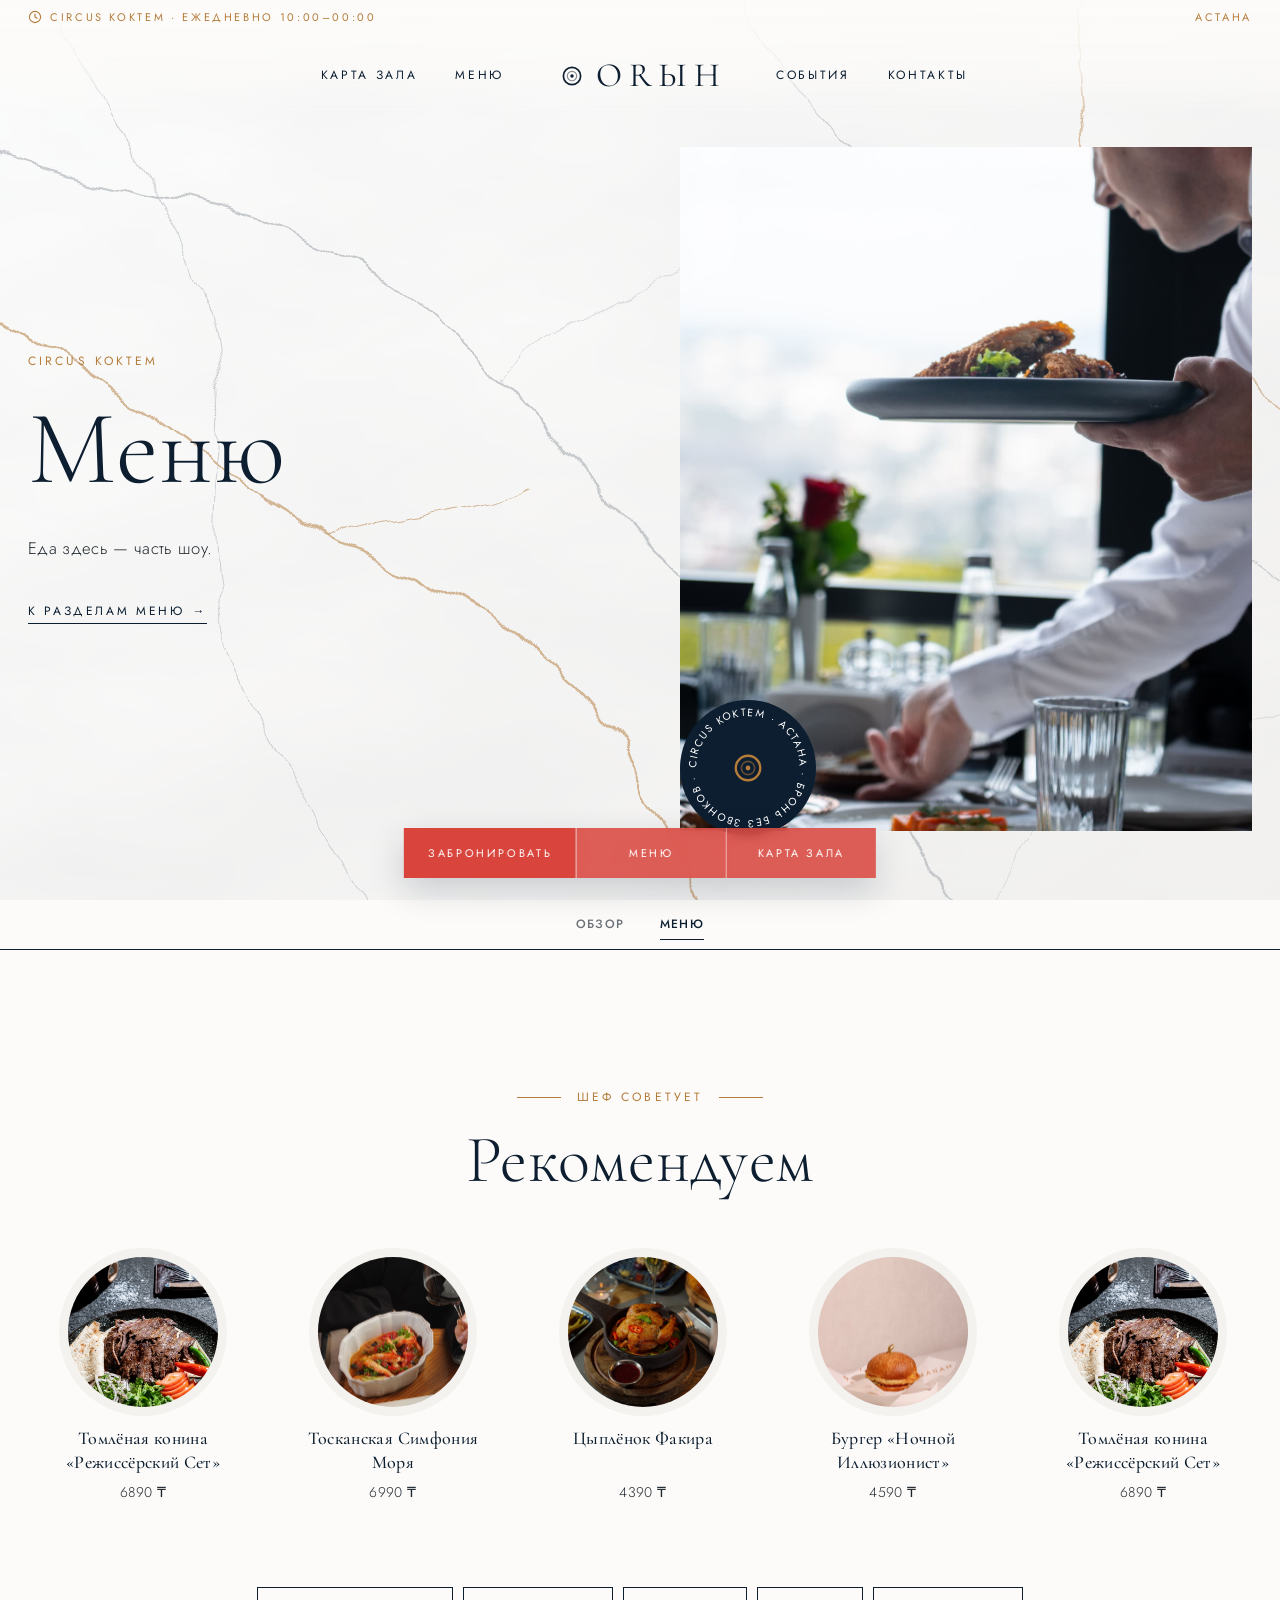
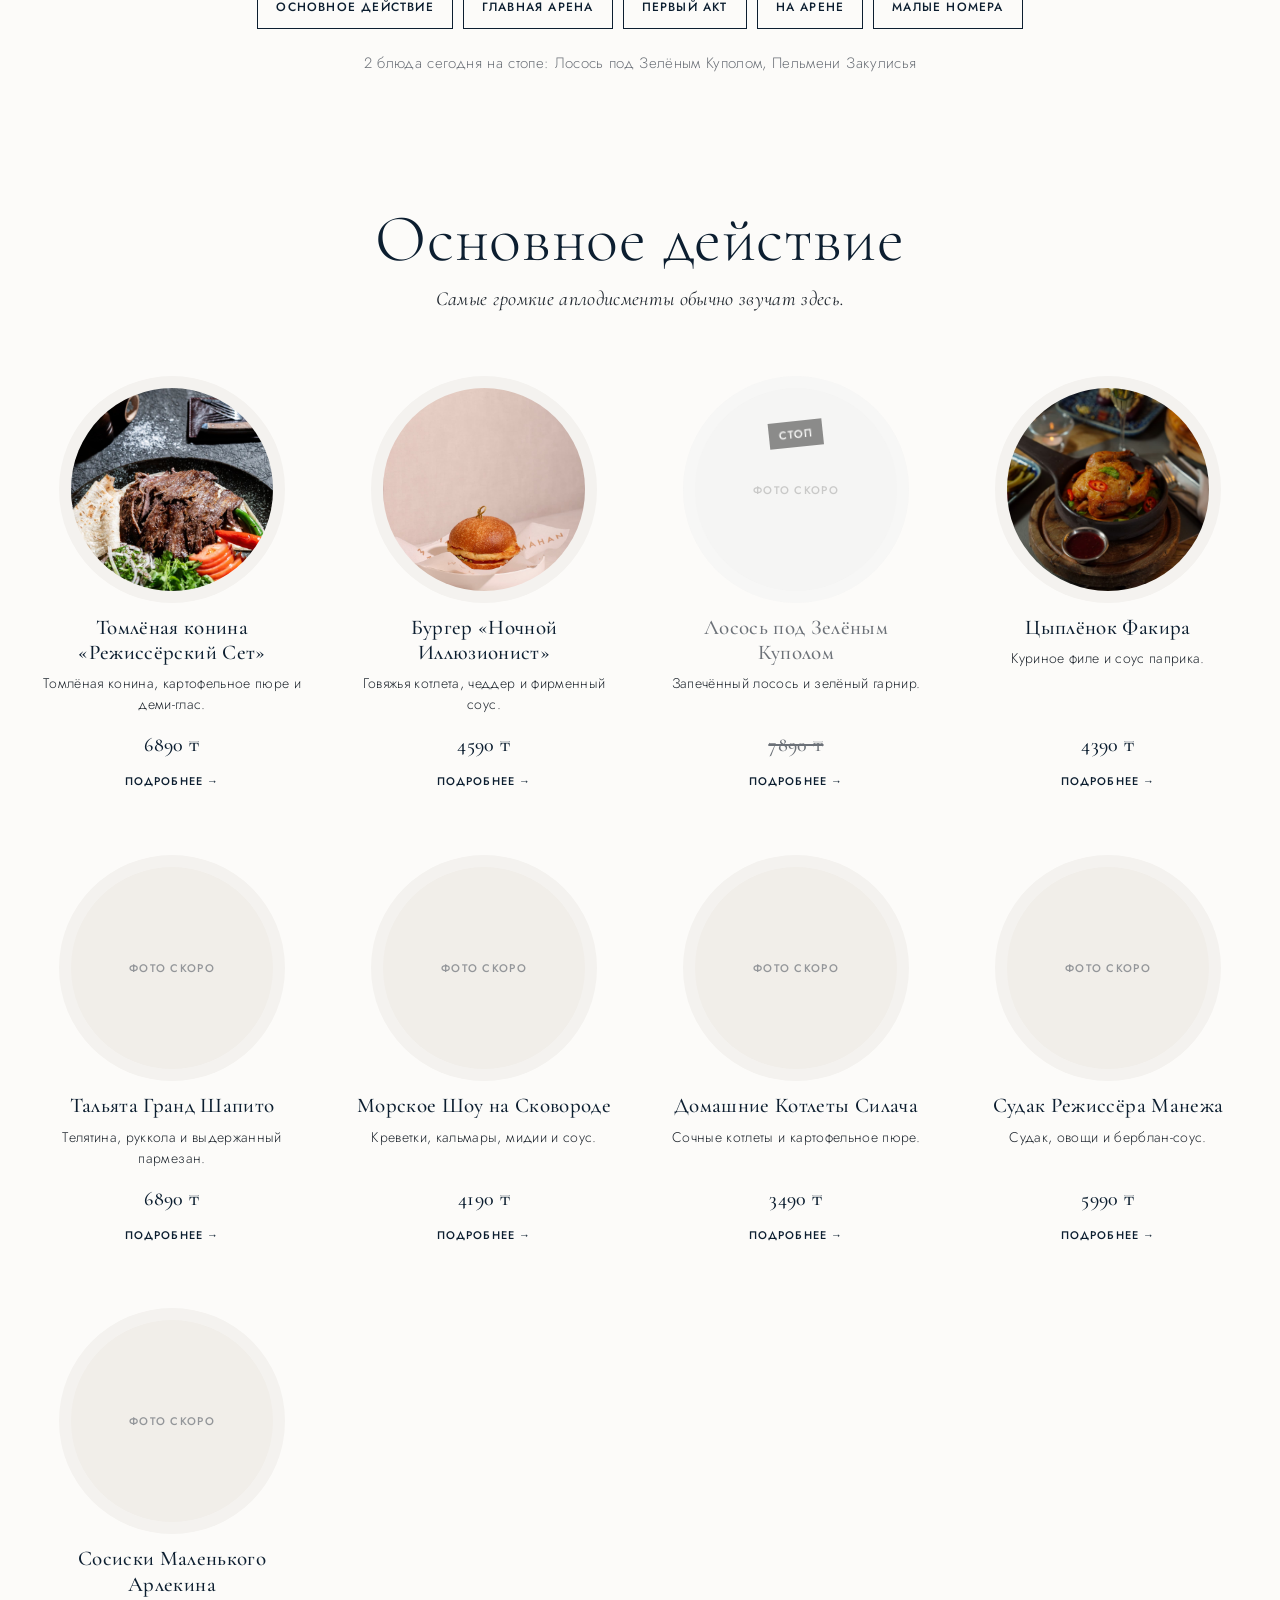
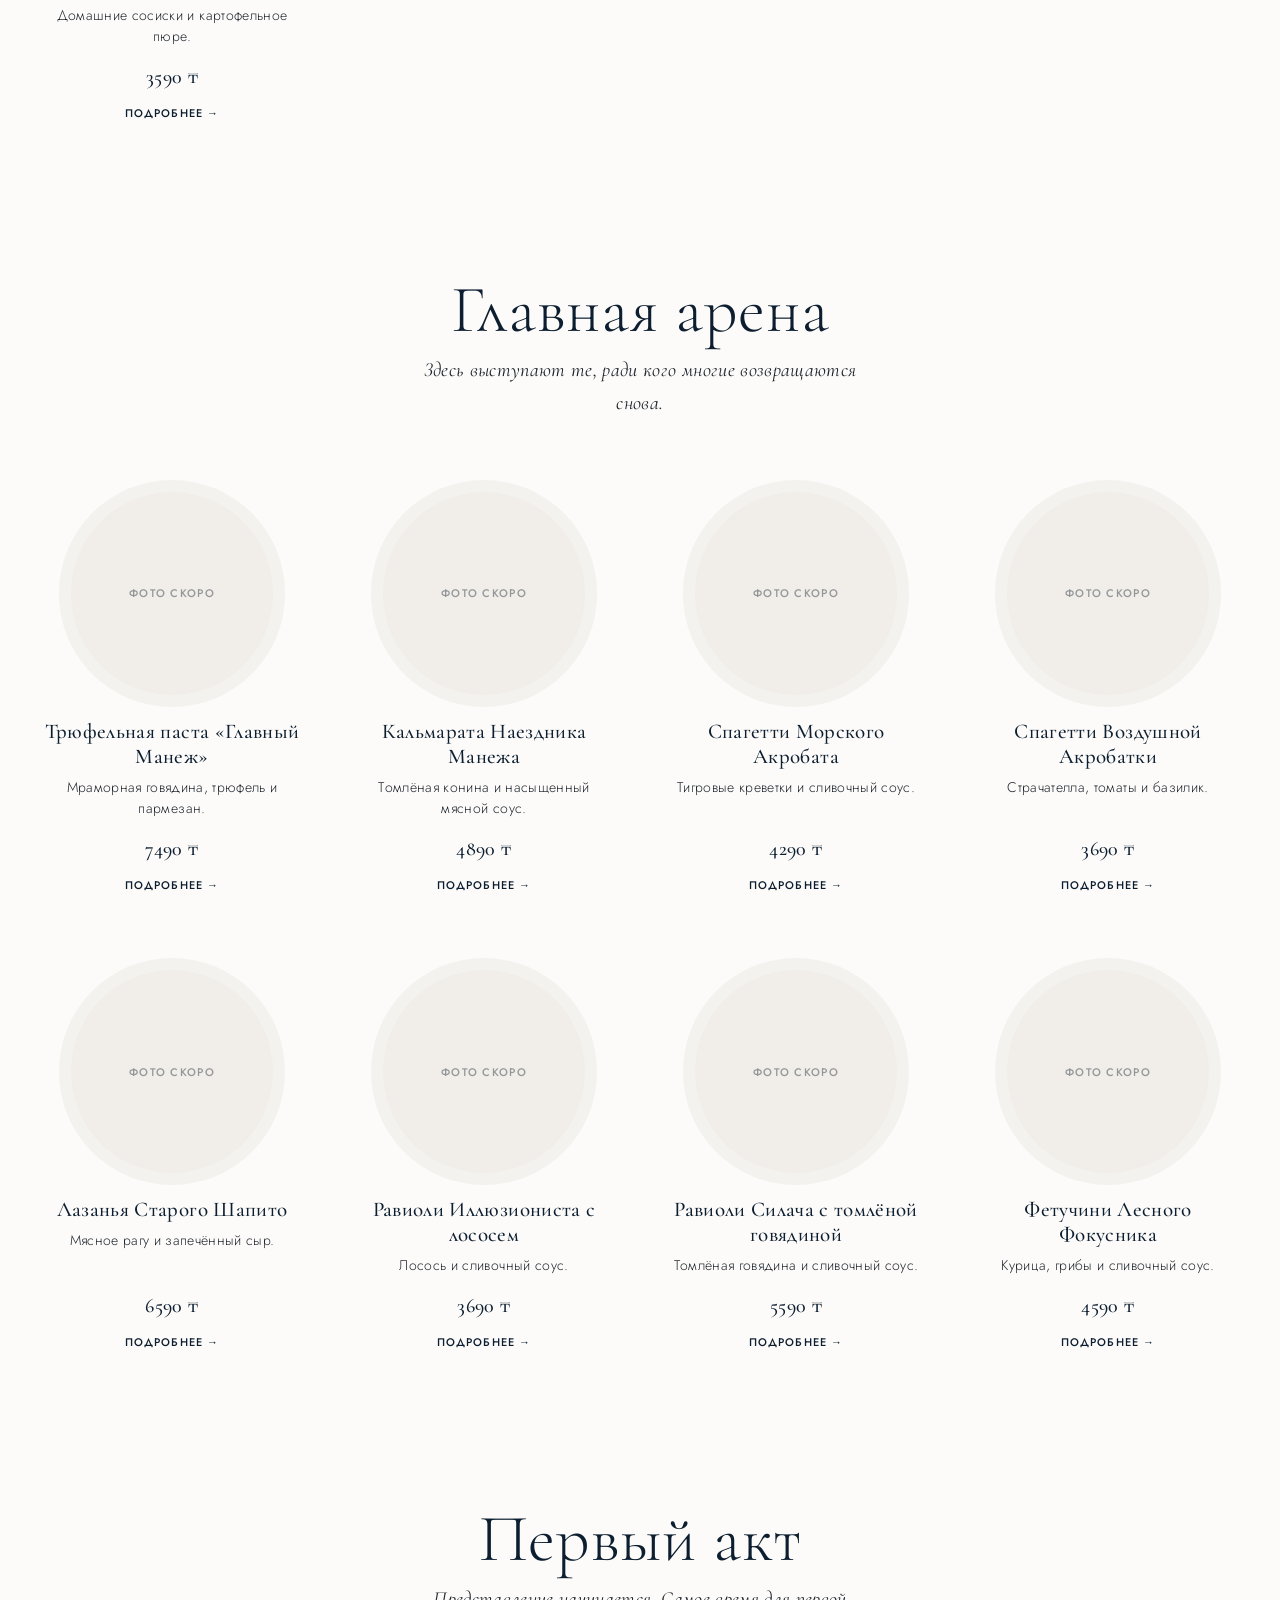
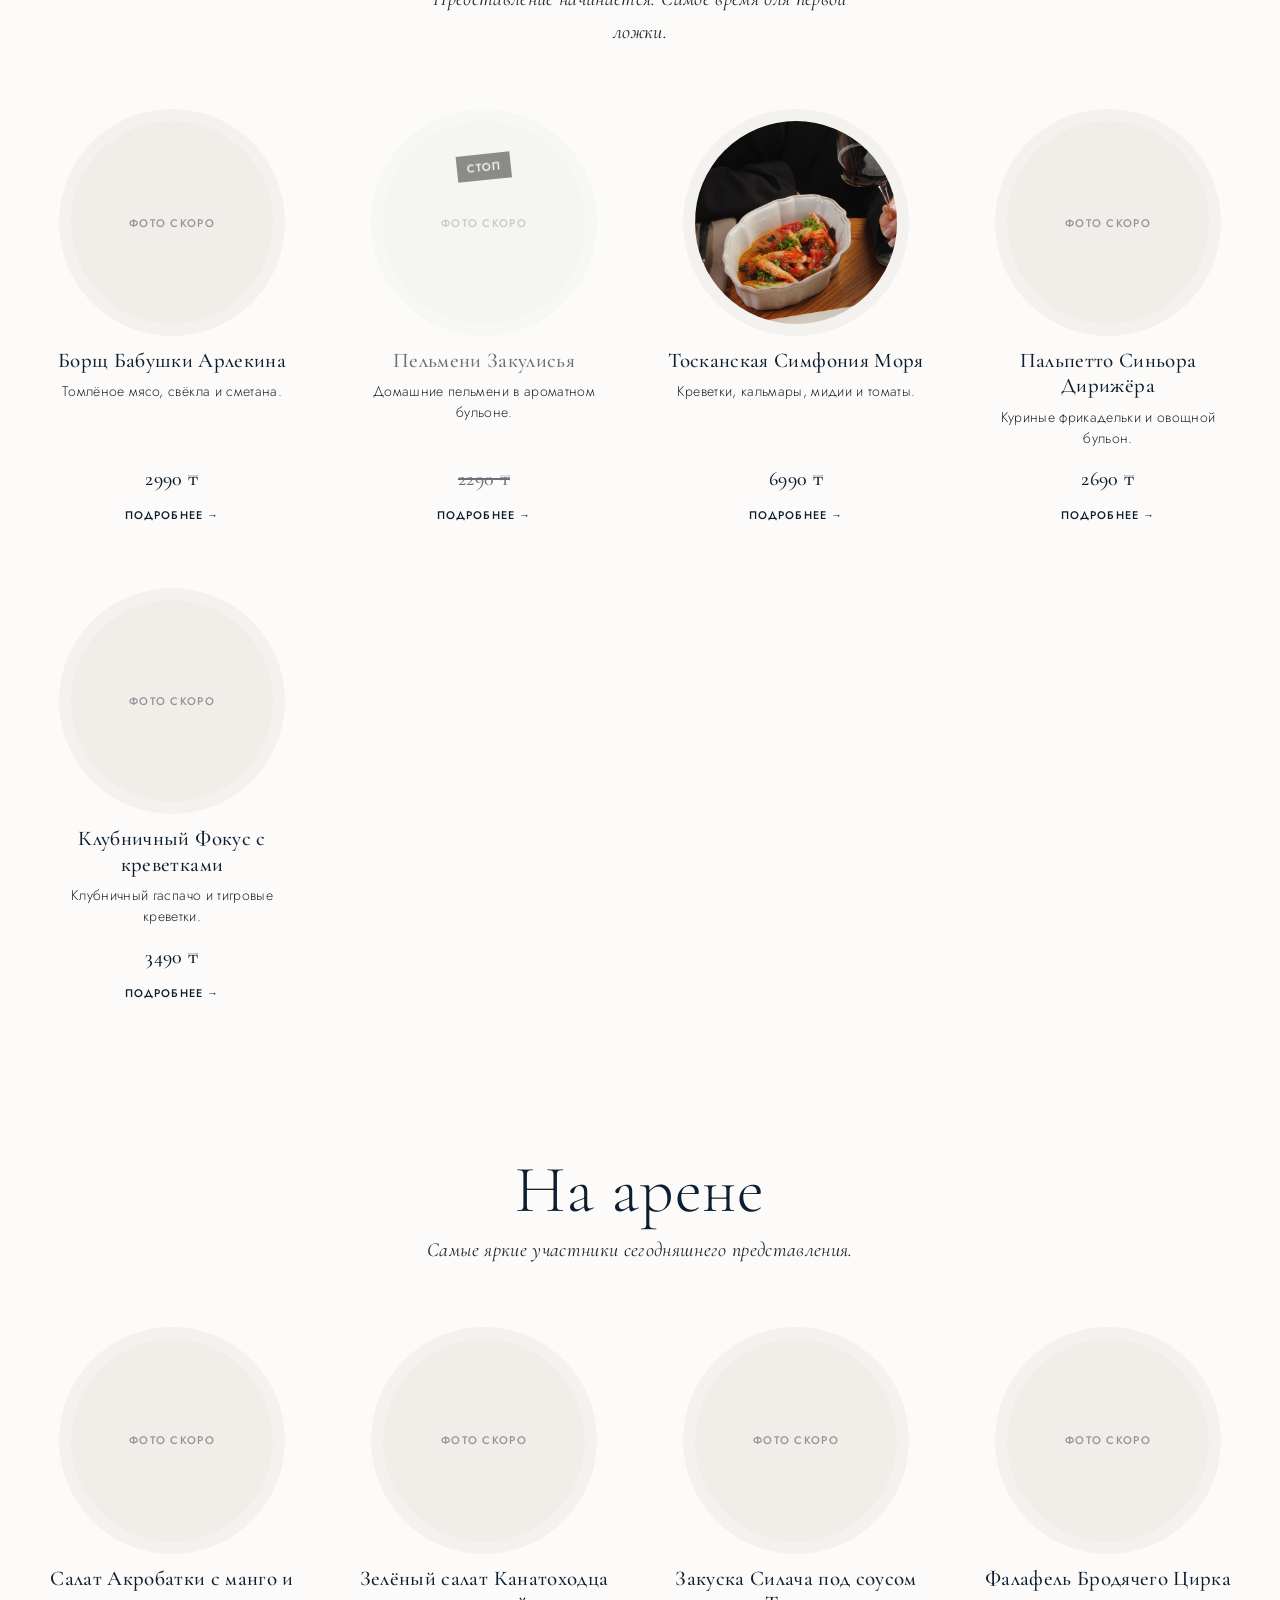
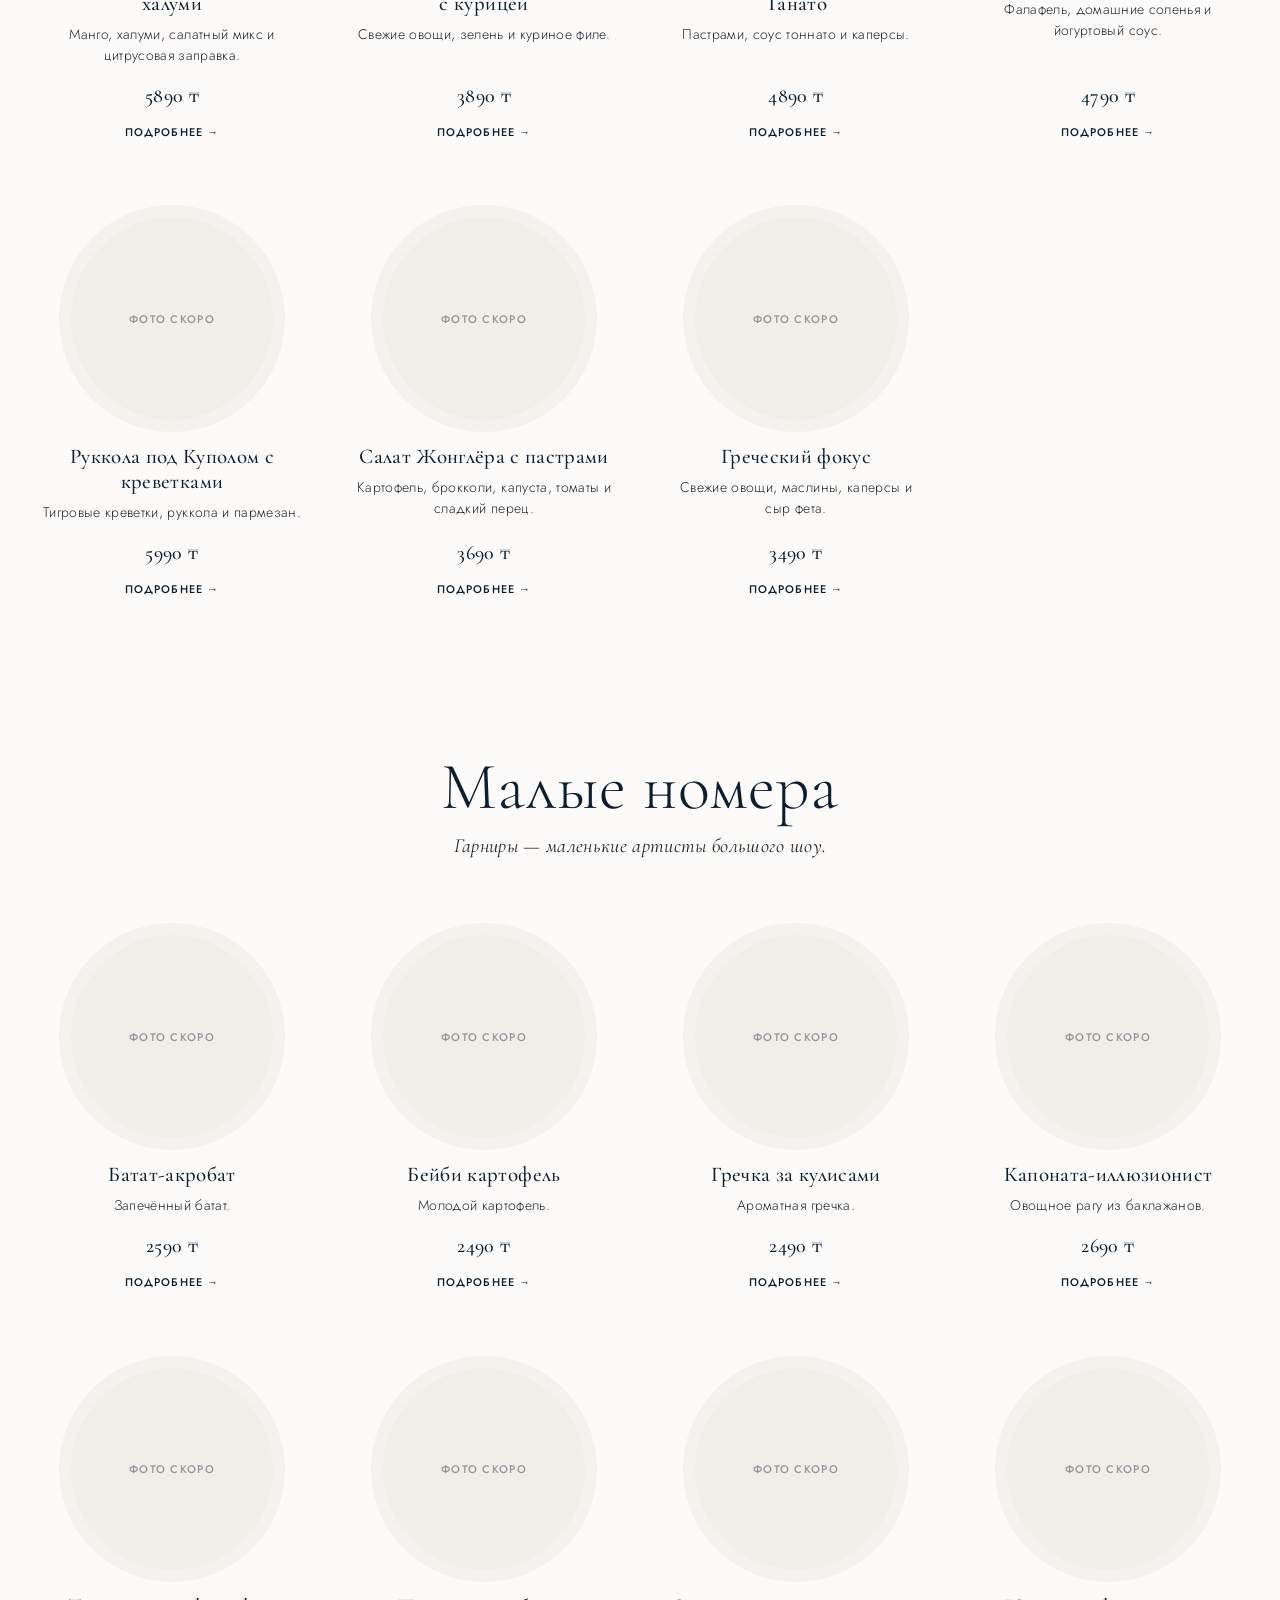
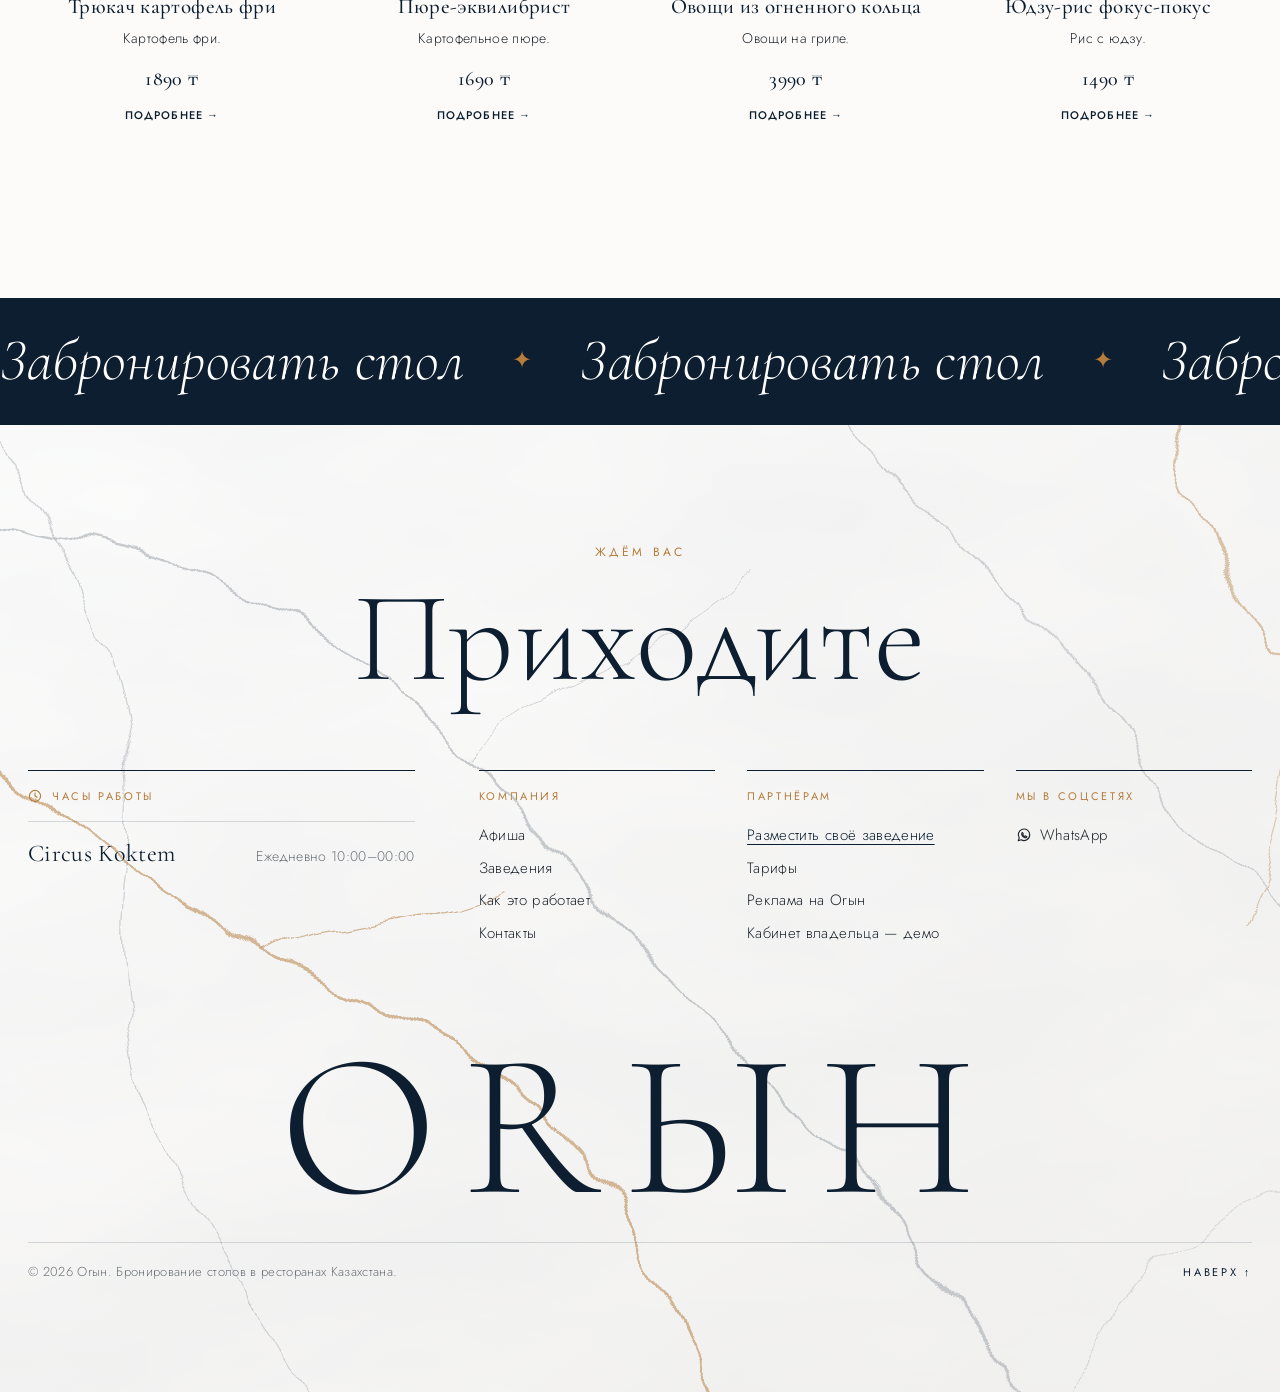
<file: menu.html>
<!DOCTYPE html>
<html lang="ru">
<head>
  <meta charset="UTF-8">
  <meta name="viewport" content="width=device-width, initial-scale=1.0">
  <title>Меню</title>
  <link rel="preconnect" href="https://fonts.googleapis.com">
  <link rel="preconnect" href="https://fonts.gstatic.com" crossorigin>
  <link rel="stylesheet" href="https://fonts.googleapis.com/css2?family=Cormorant+Garamond:ital,wght@0,300;0,400;0,500;1,300;1,400&family=Jost:wght@300;400;500&display=swap">
  <link rel="stylesheet" href="styles.css">
</head>
<body>

  <!-- Шапку, навигацию, боковое меню и модалку брони рисует app.js -->
  <div id="nav"></div>
  <div id="hero"></div>
  <div id="localNav"></div>

  <!-- РЕКОМЕНДУЕМ — плитки едут влево, при наведении останавливаются -->
  <div class="reco-wrap" id="recoWrap">
    <div class="eyebrow lined">Шеф советует</div>
    <div class="reco-title">Рекомендуем</div>
    <div class="reco-track-mask">
      <div class="reco-track" id="recoTrack"></div>
    </div>
  </div>

  <!-- Кнопки-фильтры разделов -->
  <div class="filters" id="filters"></div>

  <!-- Сообщение о блюдах на стопе. Пусто — блок не показывается. -->
  <div class="stop-note" id="stopNote"></div>

  <!-- Сюда скрипт рисует все разделы меню -->
  <div class="container" id="menuRoot"></div>

  <footer id="siteFooter"></footer>

  <!-- Окно блюда. Заполняется при клике по карточке. -->
  <div class="overlay" id="dishOverlay">
    <div class="modal">
      <button class="close-btn" id="dishCloseBtn" aria-label="Закрыть">&times;</button>
      <!-- Сюда скрипт кладёт фото блюда или цветную заглушку -->
      <div id="dishImgHost"></div>
      <div class="modal-body">
        <h2 id="dishName"></h2>
        <div class="modal-price" id="dishPrice"></div>
        <!-- Время приготовления. Пусто — строка не показывается. -->
        <div id="dishCookTime"></div>
        <!-- Крупное описание под изображением, ключевые слова жирным -->
        <div class="dish-lead" id="dishLead"></div>
        <!-- Граммовка и БЖУ. Пусто, если у блюда их ещё нет. -->
        <div id="dishNutrition"></div>
        <div class="block-label">Состав</div>
        <p id="dishCompo"></p>
        <div id="dishStop"></div>
      </div>
    </div>
  </div>

  <script src="venues.js"></script>
  <script src="app.js"></script>
  <script>
    /* ========================================================================
       СТРАНИЦА МЕНЮ
       ------------------------------------------------------------------------
       Общее (шапка, навигация, боковое меню, бронь) берём из app.js.
       Здесь — только рисование меню и окно блюда.
       ======================================================================== */

    var venue = initVenuePage('menu');   // одна строка собирает всю общую обвязку

    var dishOverlay = document.getElementById('dishOverlay');


    /* Функция dishImageHtml переехала в app.js: картинка блюда теперь нужна
       и здесь, и в превью меню на странице заведения. */


    /* ------------------------------------------------------------------------
       1. РАЗДЕЛЫ И КАРТОЧКИ БЛЮД
       ------------------------------------------------------------------------ */
    var root = document.getElementById('menuRoot');

    venue.menu.forEach(function (section) {
      /* Заголовок раздела. id нужен кнопкам-фильтрам, чтобы прокрутить сюда. */
      var title = document.createElement('div');
      title.className = 'section-title';
      title.id = 'sec-' + section.id;
      title.textContent = section.section;
      root.appendChild(title);

      var sub = document.createElement('div');
      sub.className = 'section-sub';
      sub.textContent = section.sub;
      root.appendChild(sub);

      var grid = document.createElement('div');
      grid.className = 'menu-grid';
      root.appendChild(grid);

      section.items.forEach(function (dish) {
        var card = document.createElement('div');
        card.className = 'card' + (dish.stop ? ' stopped' : '');
        card.innerHTML =
          dishImageHtml(dish, section.color, 'in-card') +
          '<h3>' + esc(dish.name) + '</h3>' +
          '<div class="desc">' + esc(dish.compo) + '</div>' +
          '<div class="price">' + esc(dish.price) + '</div>' +
          '<div class="more">Подробнее &rarr;</div>';
        card.addEventListener('click', function () { openDish(dish, section.color); });
        grid.appendChild(card);
      });
    });


    /* ------------------------------------------------------------------------
       2. КНОПКИ-ФИЛЬТРЫ — плавно прокручивают к разделу
       ------------------------------------------------------------------------ */
    var filters = document.getElementById('filters');

    venue.menu.forEach(function (section) {
      var button = document.createElement('button');
      button.className = 'filter-btn';
      button.textContent = section.section;
      button.addEventListener('click', function () {
        document.getElementById('sec-' + section.id).scrollIntoView({ behavior: 'smooth' });
      });
      filters.appendChild(button);
    });


    /* ------------------------------------------------------------------------
       3. БЛОК «РЕКОМЕНДУЕМ»
       ------------------------------------------------------------------------
       В данных лежит список названий. Находим по ним сами блюда, чтобы
       не дублировать цену и описание во втором месте.
       ------------------------------------------------------------------------ */

    /* Собираем все блюда из всех разделов в один плоский список.
       Вместе с блюдом запоминаем цвет его раздела — он нужен заглушке. */
    var allDishes = [];
    venue.menu.forEach(function (section) {
      section.items.forEach(function (dish) {
        allDishes.push({ dish: dish, color: section.color });
      });
    });

    var reco = (venue.recommended || [])
      .map(function (name) {
        return allDishes.filter(function (item) { return item.dish.name === name; })[0];
      })
      /* Пропускаем опечатки в названиях и блюда на стопе:
         советовать то, чего сегодня нет, — верный способ расстроить гостя. */
      .filter(function (item) { return item && !item.dish.stop; });

    if (reco.length === 0) {
      /* Нечего показывать — прячем блок целиком, чтобы не висел пустой заголовок */
      document.getElementById('recoWrap').style.display = 'none';
    } else {
      var track = document.getElementById('recoTrack');

      /* Список идёт дважды подряд. Анимация сдвигает ленту ровно на половину —
         в этот момент вторая копия стоит там же, где была первая, и склейка
         не видна. Так прокрутка выглядит бесконечной.
         Если блюд мало, сначала размножаем список, чтобы половина ленты
         была шире экрана — иначе в конце круга мелькала бы пустота. */
      var половина = reco;
      while (половина.length < 8) половина = половина.concat(reco);
      половина.concat(половина).forEach(function (item) {
        var dish = item.dish;
        var card = document.createElement('div');
        card.className = 'reco-card';
        card.innerHTML =
          dishImageHtml(dish, item.color, 'in-reco') +
          '<div class="rc-name">' + esc(dish.name) + '</div>' +
          '<div class="rc-price">' + esc(dish.price) + '</div>';
        card.addEventListener('click', function () { openDish(dish, item.color); });
        track.appendChild(card);
      });
    }


    /* ------------------------------------------------------------------------
       3.5. СТРОКА О СТОП-ЛИСТЕ
       ------------------------------------------------------------------------
       Считаем помеченные блюда и предупреждаем сразу, до прокрутки меню.
       ------------------------------------------------------------------------ */
    var stopped = allDishes.filter(function (item) { return item.dish.stop; });

    if (stopped.length > 0) {
      var слово = stopped.length === 1 ? 'блюдо' : 'блюда';
      document.getElementById('stopNote').textContent =
        stopped.length + ' ' + слово + ' сегодня на стопе: ' +
        stopped.map(function (item) { return item.dish.name; }).join(', ');
    }


    /* ------------------------------------------------------------------------
       4. ОКНО БЛЮДА
       ------------------------------------------------------------------------ */
    function openDish(dish, color) {
      /* Крупный обзор: вращение по кадрам, статичное фото или заглушка —
         выбор делает сам dishViewerHtml по данным блюда. */
      var host = document.getElementById('dishImgHost');
      host.innerHTML = dishCarouselHtml(dish, color);
      initDishCarousel(host.querySelector('.dish-carousel'));
      /* Вращение живёт на первом слайде — там же, где само блюдо */
      initDishRotator(host.querySelector('.dish-slide .dish-view'), dish.frames);

      document.getElementById('dishName').textContent = dish.name;
      document.getElementById('dishPrice').textContent = dish.price;
      document.getElementById('dishCookTime').innerHTML = dish.cookTime
        ? '<span class="cook-time">&#128336; Готовим ' + esc(dish.cookTime) + '</span>'
        : '';
      document.getElementById('dishLead').innerHTML = highlightHtml(dish.concept, dish.highlight);
      document.getElementById('dishNutrition').innerHTML = nutritionHtml(dish.nutrition);
      document.getElementById('dishCompo').textContent = dish.compo;

      /* Блюдо на стопе — говорим об этом прямо, а не прячем карточку */
      document.getElementById('dishStop').innerHTML = dish.stop
        ? '<div class="stop-warning">Сегодня это блюдо не подают — закончились продукты. ' +
          'Уточните у администратора, когда оно вернётся в меню.</div>'
        : '';

      dishOverlay.classList.add('open');
      document.body.classList.add('no-scroll');
    }

    function closeDish() {
      dishOverlay.classList.remove('open');
      document.body.classList.remove('no-scroll');
    }

    document.getElementById('dishCloseBtn').addEventListener('click', closeDish);

    /* Клик по тёмному фону закрывает; клик по самому окну — нет */
    dishOverlay.addEventListener('click', function (e) {
      if (e.target === dishOverlay) closeDish();
    });

    /* Esc закрывает окно блюда (бронь и боковое меню обрабатывает app.js) */
    document.addEventListener('keydown', function (e) {
      if (e.key === 'Escape' && dishOverlay.classList.contains('open')) closeDish();
    });
  </script>

</body>
</html>
</file>
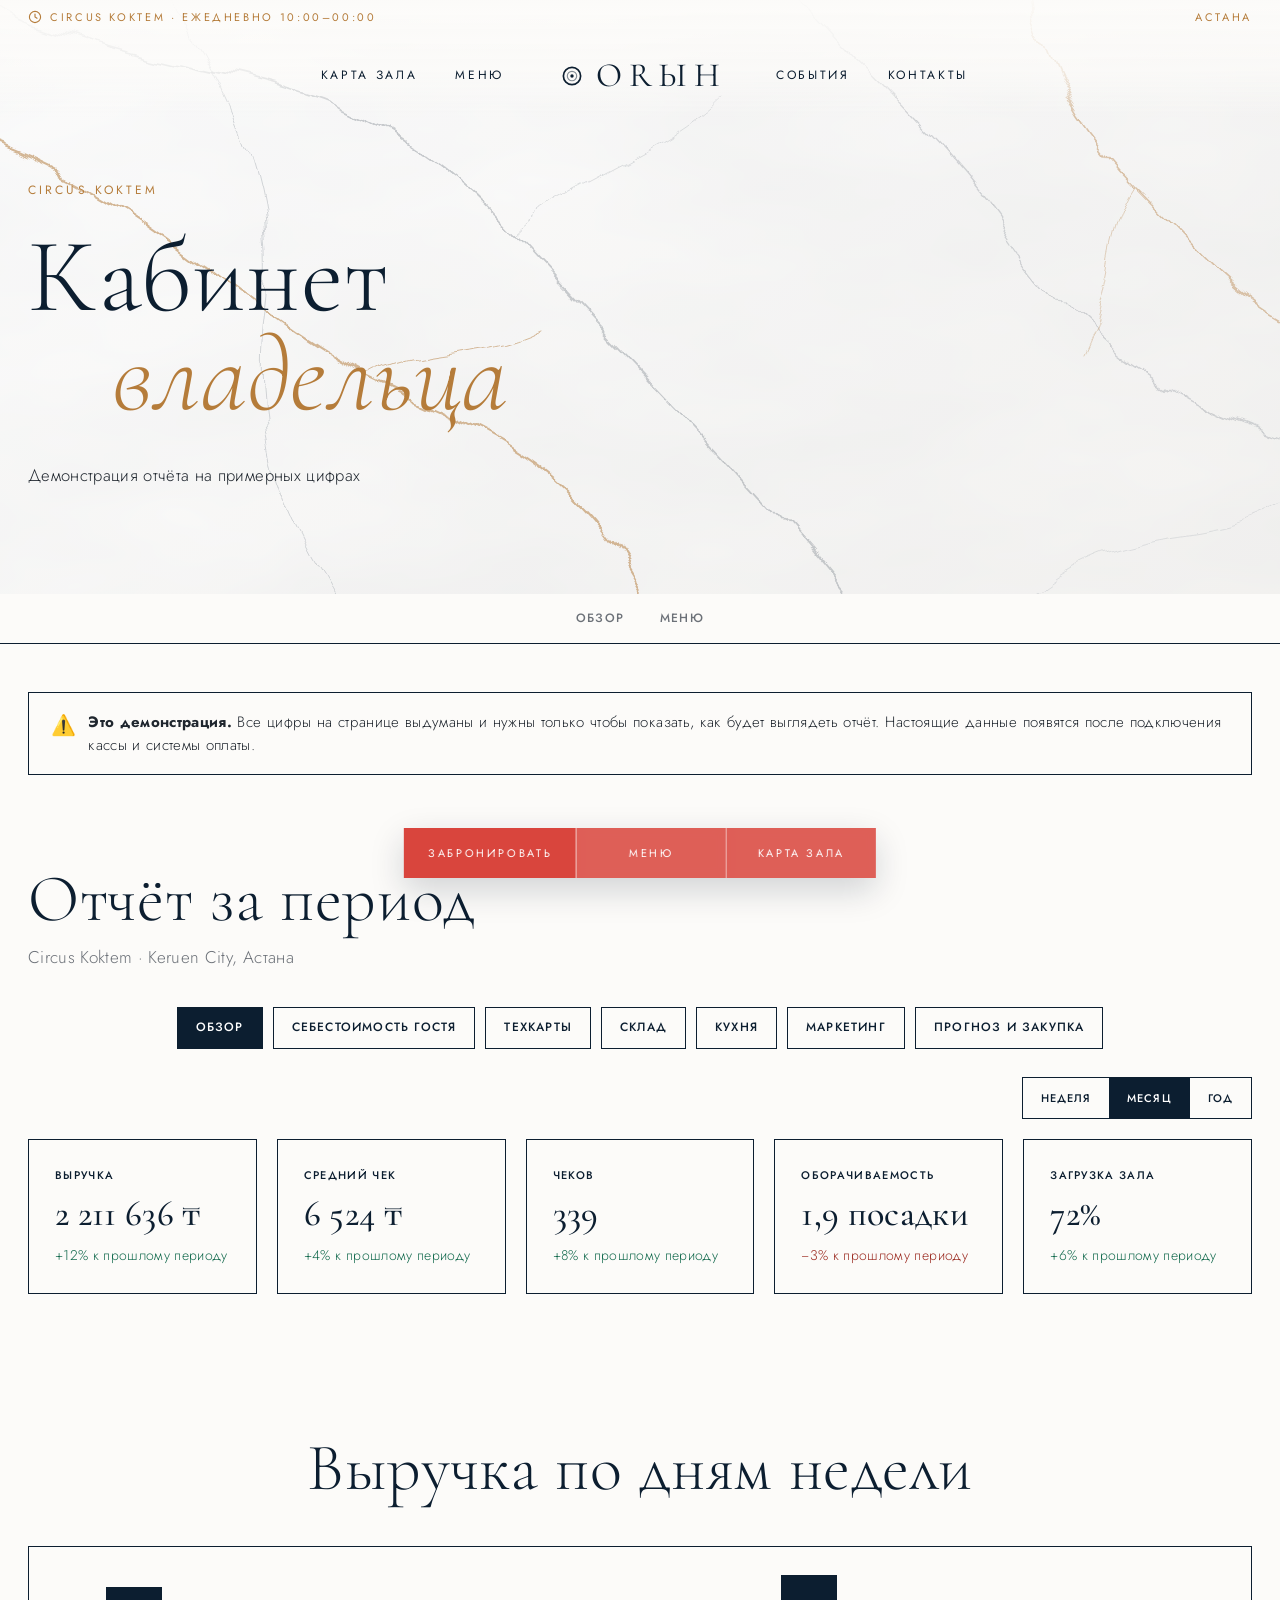
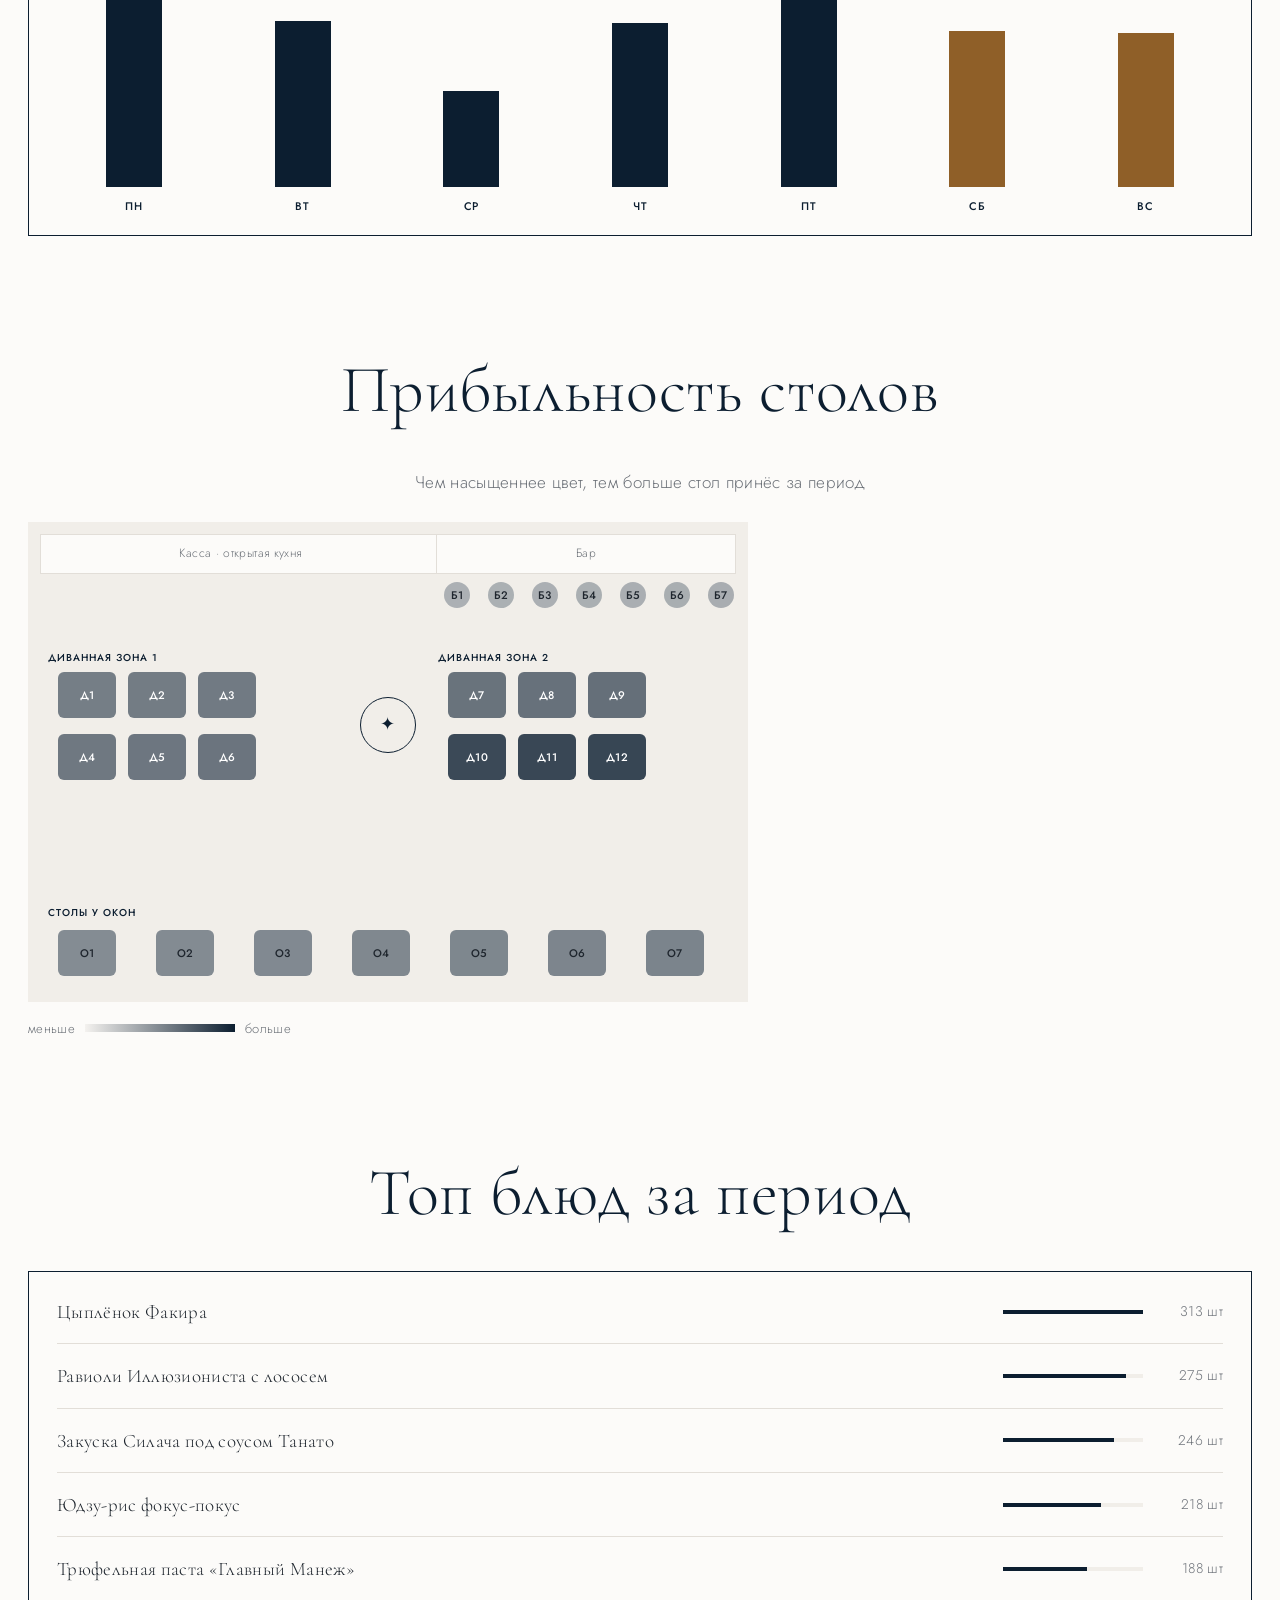
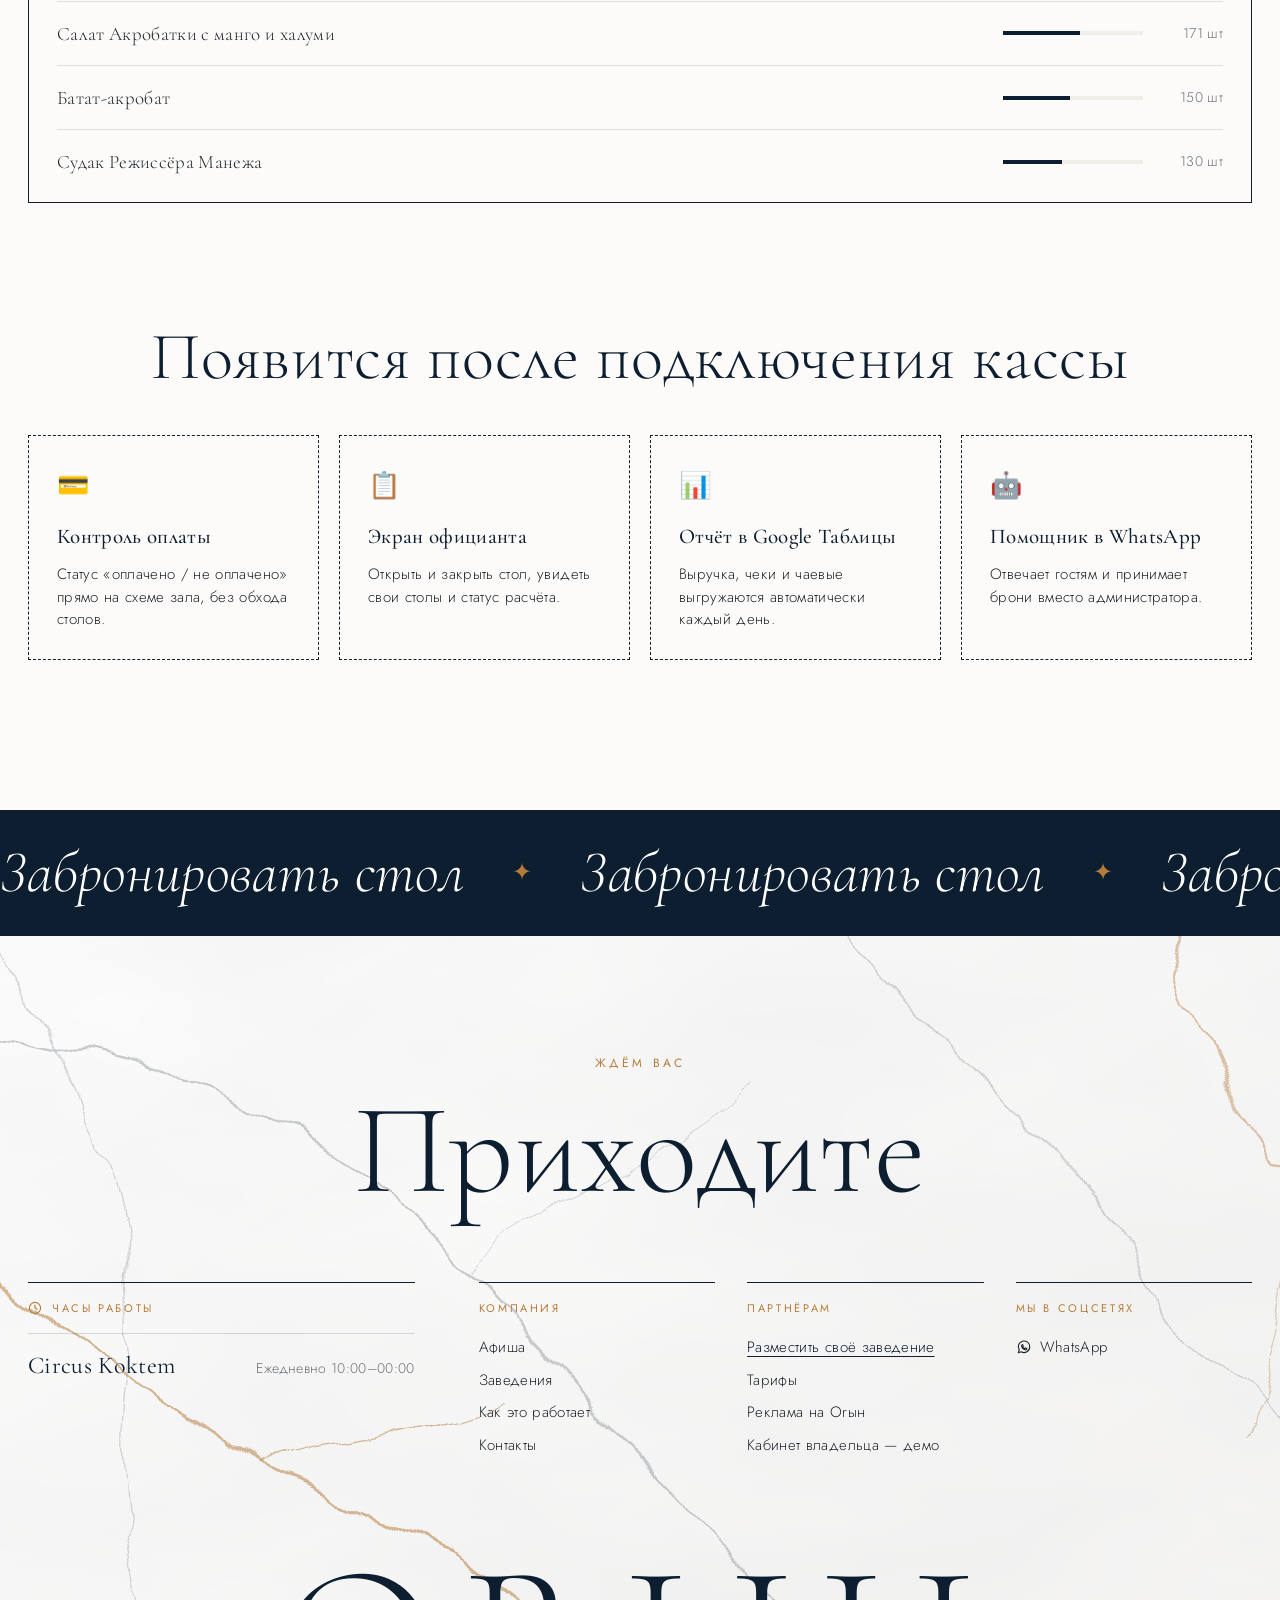
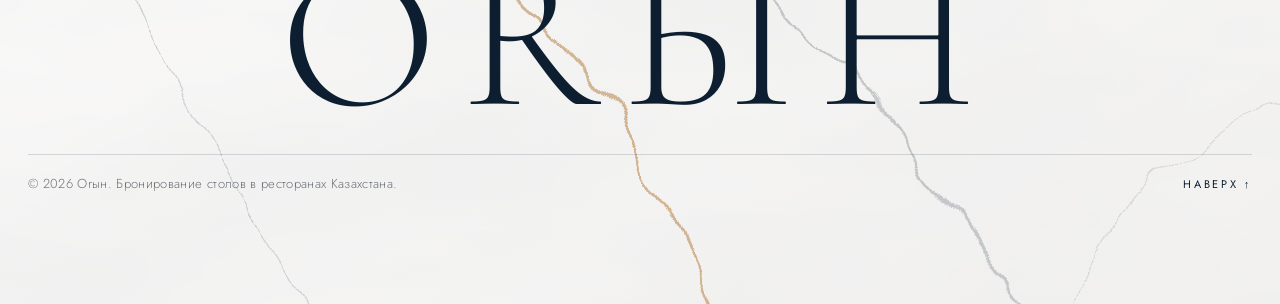
<file: owner.html>
<!DOCTYPE html>
<html lang="ru">
<head>
  <meta charset="UTF-8">
  <meta name="viewport" content="width=device-width, initial-scale=1.0">
  <title>Кабинет владельца — демо</title>
  <link rel="preconnect" href="https://fonts.googleapis.com">
  <link rel="preconnect" href="https://fonts.gstatic.com" crossorigin>
  <link rel="stylesheet" href="https://fonts.googleapis.com/css2?family=Cormorant+Garamond:ital,wght@0,300;0,400;0,500;1,300;1,400&family=Jost:wght@300;400;500&display=swap">
  <link rel="stylesheet" href="styles.css">
</head>
<body>

  <!-- Шапку, навигацию, боковое меню и модалку брони рисует app.js -->
  <div id="nav"></div>
  <div id="hero"></div>
  <div id="localNav"></div>

  <div class="page">

    <!-- Предупреждение о демо-данных. Стоит первым намеренно: страницу
         показывают владельцу заведения, и он должен сразу понимать,
         что цифры выдуманы, а показан именно вид будущего отчёта. -->
    <div class="demo-strip">
      <span class="icon">&#9888;&#65039;</span>
      <span><b>Это демонстрация.</b> Все цифры на странице выдуманы и нужны только чтобы
        показать, как будет выглядеть отчёт. Настоящие данные появятся после подключения
        кассы и системы оплаты.</span>
    </div>

    <div class="owner-head">
      <div>
        <div class="owner-title" id="ownerTitle"></div>
        <div class="owner-sub" id="ownerSub"></div>
      </div>
    </div>

    <!-- Вкладки кабинета. Кнопки рисует owner-analytics.js. -->
    <div class="filters owner-tabs" id="ownerTabs" role="tablist"></div>

    <!-- ===== ВКЛАДКА «ОБЗОР» ===== -->
    <section class="owner-pane" data-pane="overview">

    <div class="owner-period">
      <div class="period-switch" id="periodSwitch"></div>
    </div>

    <!-- Ключевые показатели -->
    <div class="kpi-grid" id="kpiGrid"></div>

    <!-- Выручка по дням -->
    <div class="block-title">Выручка по дням недели</div>
    <div class="chart" id="chart"></div>

    <!-- Тепловая карта зала -->
    <div class="block-title">Прибыльность столов</div>
    <div class="page-hint">Чем насыщеннее цвет, тем больше стол принёс за период</div>
    <div class="hall-wrap">
      <div class="hall-view" id="hallView">
        <div class="hall" id="hall"></div>
      </div>
      <div class="heat-legend">
        <span>меньше</span>
        <span class="heat-scale"></span>
        <span>больше</span>
      </div>
    </div>

    <!-- Топ блюд -->
    <div class="block-title">Топ блюд за период</div>
    <div class="top-list" id="topDishes"></div>

    <!-- Что появится позже -->
    <div class="block-title">Появится после подключения кассы</div>
    <div class="soon-grid">
      <div class="soon-item">
        <div class="icon">&#128179;</div>
        <h4>Контроль оплаты</h4>
        <p>Статус «оплачено / не оплачено» прямо на схеме зала, без обхода столов.</p>
      </div>
      <div class="soon-item">
        <div class="icon">&#128203;</div>
        <h4>Экран официанта</h4>
        <p>Открыть и закрыть стол, увидеть свои столы и статус расчёта.</p>
      </div>
      <div class="soon-item">
        <div class="icon">&#128202;</div>
        <h4>Отчёт в Google Таблицы</h4>
        <p>Выручка, чеки и чаевые выгружаются автоматически каждый день.</p>
      </div>
      <div class="soon-item">
        <div class="icon">&#129302;</div>
        <h4>Помощник в WhatsApp</h4>
        <p>Отвечает гостям и принимает брони вместо администратора.</p>
      </div>
    </div>
    </section>

    <!-- ===== ОСТАЛЬНЫЕ ВКЛАДКИ — их заполняет owner-analytics.js ===== -->
    <section class="owner-pane" data-pane="cost"      id="paneCost" hidden></section>
    <section class="owner-pane" data-pane="tech"      id="paneTech" hidden></section>
    <section class="owner-pane" data-pane="stock"     id="paneStock" hidden></section>
    <section class="owner-pane" data-pane="kitchen"   id="paneKitchen" hidden></section>
    <section class="owner-pane" data-pane="marketing" id="paneMarketing" hidden></section>
    <section class="owner-pane" data-pane="forecast"  id="paneForecast" hidden></section>
  </div>

  <footer id="siteFooter"></footer>

  <script src="venues.js"></script>
  <script src="app.js"></script>
  <script>
    /* ========================================================================
       КАБИНЕТ ВЛАДЕЛЬЦА — ДЕМОНСТРАЦИЯ
       ------------------------------------------------------------------------
       Страница показывает заведению, что оно будет видеть после подключения
       кассы. Настоящих данных нет и быть не может — сервера ещё нет.

       ВАЖНО, почему выдуманные числа лежат здесь, а не в venues.js:
       в файле данных они однажды сойдут за настоящие и попадут в реальный
       отчёт. Пусть демо-цифры живут на самой демо-странице.
       ======================================================================== */

    var venue = initVenuePage('owner');

    document.getElementById('ownerTitle').textContent = 'Отчёт за период';
    document.getElementById('ownerSub').textContent =
      venue.name + ' · ' + venue.location;


    /* ------------------------------------------------------------------------
       1. ГЕНЕРАТОР ДЕМО-ЧИСЕЛ
       ------------------------------------------------------------------------
       Числа считаются из строки-ключа, а не берутся случайно. Благодаря
       этому они одинаковые при каждом открытии: на показе заведению цифры
       не должны прыгать при обновлении страницы.
       ------------------------------------------------------------------------ */
    function demoNumber(key, min, max) {
      var hash = 0;
      for (var i = 0; i < key.length; i++) {
        hash = (hash * 31 + key.charCodeAt(i)) % 1000000;
      }
      return min + (hash % (max - min + 1));
    }

    /* 1234567 → «1 234 567» */
    function money(n) {
      return String(n).replace(/\B(?=(\d{3})+(?!\d))/g, ' ');
    }


    /* ------------------------------------------------------------------------
       2. ПЕРЕКЛЮЧАТЕЛЬ ПЕРИОДА
       ------------------------------------------------------------------------ */
    var PERIODS = [
      { id: 'week',  title: 'Неделя',  days: 7 },
      { id: 'month', title: 'Месяц',   days: 30 },
      { id: 'year',  title: 'Год',     days: 365 }
    ];
    var currentPeriod = PERIODS[1];   // по умолчанию месяц

    var switchHost = document.getElementById('periodSwitch');

    PERIODS.forEach(function (period) {
      var button = document.createElement('button');
      button.textContent = period.title;
      if (period.id === currentPeriod.id) button.className = 'active';

      button.addEventListener('click', function () {
        currentPeriod = period;
        [].forEach.call(switchHost.children, function (b) { b.classList.remove('active'); });
        button.classList.add('active');
        renderKpi();     // показатели пересчитываются под период
      });

      switchHost.appendChild(button);
    });


    /* ------------------------------------------------------------------------
       3. КЛЮЧЕВЫЕ ПОКАЗАТЕЛИ
       ------------------------------------------------------------------------ */
    function renderKpi() {
      var days = currentPeriod.days;
      var чеков = Math.round(demoNumber('checks' + venue.id, 55, 80) * days / 7);
      var среднийЧек = demoNumber('avg' + venue.id, 5600, 7400);

      var показатели = [
        { label: 'Выручка',        value: money(чеков * среднийЧек) + ' ₸', delta: '+12%', up: true },
        { label: 'Средний чек',    value: money(среднийЧек) + ' ₸',         delta: '+4%',  up: true },
        { label: 'Чеков',          value: money(чеков),                     delta: '+8%',  up: true },
        { label: 'Оборачиваемость', value: '1,9 посадки',                   delta: '−3%',  up: false },
        { label: 'Загрузка зала',  value: demoNumber('load' + venue.id, 61, 78) + '%', delta: '+6%', up: true }
      ];

      document.getElementById('kpiGrid').innerHTML = показатели.map(function (k) {
        return '<div class="kpi">' +
            '<div class="kpi-label">' + esc(k.label) + '</div>' +
            '<div class="kpi-value">' + esc(k.value) + '</div>' +
            '<div class="kpi-delta ' + (k.up ? 'up' : 'down') + '">' + esc(k.delta) +
              ' к прошлому периоду</div>' +
          '</div>';
      }).join('');
    }

    renderKpi();


    /* ------------------------------------------------------------------------
       4. ВЫРУЧКА ПО ДНЯМ НЕДЕЛИ
       ------------------------------------------------------------------------ */
    var ДНИ = ['Пн', 'Вт', 'Ср', 'Чт', 'Пт', 'Сб', 'Вс'];

    var суммы = ДНИ.map(function (день) {
      return demoNumber('day' + день + venue.id, 180, 520);   // тысяч тенге
    });
    var максимум = Math.max.apply(null, суммы);

    document.getElementById('chart').innerHTML = ДНИ.map(function (день, i) {
      var высота = Math.round((суммы[i] / максимум) * 100);
      return '<div class="chart-col" title="' + суммы[i] + ' тыс ₸">' +
          '<div class="chart-bar" style="height:' + высота + '%"></div>' +
          '<div class="chart-label">' + день + '</div>' +
        '</div>';
    }).join('');


    /* ------------------------------------------------------------------------
       5. ТЕПЛОВАЯ КАРТА ЗАЛА
       ------------------------------------------------------------------------
       Берём ту же схему из venues.js, что и на странице гостя, но красим
       столы не по статусу, а по «выручке». Владелец сразу видит, какие
       места работают, а какие простаивают.
       ------------------------------------------------------------------------ */
    var hall = document.getElementById('hall');
    var hallView = document.getElementById('hallView');

    hall.style.width = venue.hall.width + 'px';
    hall.style.height = venue.hall.height + 'px';

    function place(el, data) {
      ['top', 'bottom', 'left', 'right'].forEach(function (side) {
        if (data[side] !== undefined) el.style[side] = data[side] + 'px';
      });
    }

    (venue.hall.decor || []).forEach(function (item) {
      var el = document.createElement('div');
      el.className = 'decor' + (item.shape === 'round' ? ' round' : '');
      if (item.width) el.style.width = item.width + 'px';
      if (item.height) el.style.height = item.height + 'px';
      place(el, item);
      el.textContent = item.text;
      hall.appendChild(el);
    });

    (venue.hall.zones || []).forEach(function (zone) {
      var el = document.createElement('div');
      el.className = 'zone-label';
      place(el, zone);
      el.textContent = zone.text;
      hall.appendChild(el);
    });

    /* --- Подбор читаемого цвета текста ---------------------------------------
       Заливка стола — фирменный цвет разной плотности. В середине диапазона
       она такая, что белый текст на ней уже не читается, а тёмный ещё не
       читается. Поэтому не угадываем по порогу, а считаем: смешиваем цвет
       с фоном зала и берём тот текст, который даёт больший контраст.
       ------------------------------------------------------------------------ */
    function hexToArray(hex) {
      var h = String(hex).replace('#', '');
      var n = parseInt(h, 16);
      return [(n >> 16) & 255, (n >> 8) & 255, n & 255];
    }

    /* Полупрозрачный цвет поверх фона → сплошной цвет */
    function blend(color, alpha, background) {
      var f = hexToArray(color), b = hexToArray(background);
      return [0, 1, 2].map(function (i) {
        return Math.round(f[i] * alpha + b[i] * (1 - alpha));
      });
    }

    function luminance(rgb) {
      var p = rgb.map(function (v) {
        v /= 255;
        return v <= 0.03928 ? v / 12.92 : Math.pow((v + 0.055) / 1.055, 2.4);
      });
      return 0.2126 * p[0] + 0.7152 * p[1] + 0.0722 * p[2];
    }

    function contrast(a, b) {
      var x = luminance(a), y = luminance(b);
      return (Math.max(x, y) + 0.05) / (Math.min(x, y) + 0.05);
    }

    var БЕЛЫЙ = [255, 255, 255];
    var ТЁМНЫЙ = hexToArray(platform.theme.text);

    /* Выручка стола зависит от числа мест: диван приносит больше барного стула */
    venue.hall.tables.forEach(function (table) {
      var выручка = demoNumber('rev' + table.id, 40, 100) * table.seats;
      var доля = Math.min(1, выручка / 400);          // 0…1 — насыщенность заливки
      var заливка = blend(platform.theme.accent, 0.15 + доля * 0.85, platform.theme.surface);

      var el = document.createElement('div');
      el.className = 'table heat' + (table.type === 'seat' ? ' seat' : '');
      place(el, table);
      el.textContent = table.id;
      el.title = table.id + ' · ' + выручка + ' тыс ₸ за период';

      el.style.backgroundColor = 'rgb(' + заливка.join(',') + ')';
      el.style.color = contrast(БЕЛЫЙ, заливка) >= contrast(ТЁМНЫЙ, заливка)
        ? '#FFFFFF'
        : platform.theme.text;

      hall.appendChild(el);
    });

    /* Схема сжимается под ширину экрана — как на странице гостя */
    function fitHall() {
      var scale = Math.min(1, hallView.clientWidth / hall.offsetWidth);
      hall.style.transform = 'scale(' + scale + ')';
      hallView.style.height = (hall.offsetHeight * scale) + 'px';
    }
    fitHall();
    window.addEventListener('resize', fitHall);


    /* ------------------------------------------------------------------------
       6. ТОП БЛЮД
       ------------------------------------------------------------------------
       Названия берём настоящие из меню, а «продажи» выдумываем. Так владелец
       видит отчёт со своими блюдами — это убедительнее абстрактных примеров.
       ------------------------------------------------------------------------ */
    var всеБлюда = [];
    venue.menu.forEach(function (section) {
      section.items.forEach(function (dish) { всеБлюда.push(dish); });
    });

    var топ = всеБлюда
      .map(function (dish) {
        return { name: dish.name, seed: demoNumber('sold' + dish.name, 1, 999) };
      })
      .sort(function (a, b) { return b.seed - a.seed; })
      .slice(0, 8)
      /* Значения расставляем по месту в списке, а не берём сырые.
         Если просто отсортировать случайные числа, верхние восемь окажутся
         почти равными (257, 255, 254…) — и все полоски будут одной длины.
         Убывание на 12% за шаг даёт явного лидера, как в настоящем отчёте. */
      .map(function (item, i) {
        return { name: item.name, sold: Math.round(310 * Math.pow(0.88, i)) + (item.seed % 9) };
      });

    var максПродаж = топ[0].sold;

    document.getElementById('topDishes').innerHTML = топ.map(function (item, i) {
      return '<div class="top-row">' +
          
          '<span class="name">' + esc(item.name) + '</span>' +
          '<span class="bar-track">' +
            '<span class="bar-fill" style="width:' + Math.round((item.sold / максПродаж) * 100) + '%"></span>' +
          '</span>' +
          '<span class="val">' + item.sold + ' шт</span>' +
        '</div>';
    }).join('');
  </script>

  <!-- Демо-цифры и вкладки аналитики: себестоимость, техкарты, склад,
       кухня, маркетинг, прогноз. Подключаются после основного скрипта —
       им нужны venue и money отсюда. -->
  <script src="owner-demo.js"></script>
  <script src="owner-analytics.js"></script>

</body>
</html>
</file>
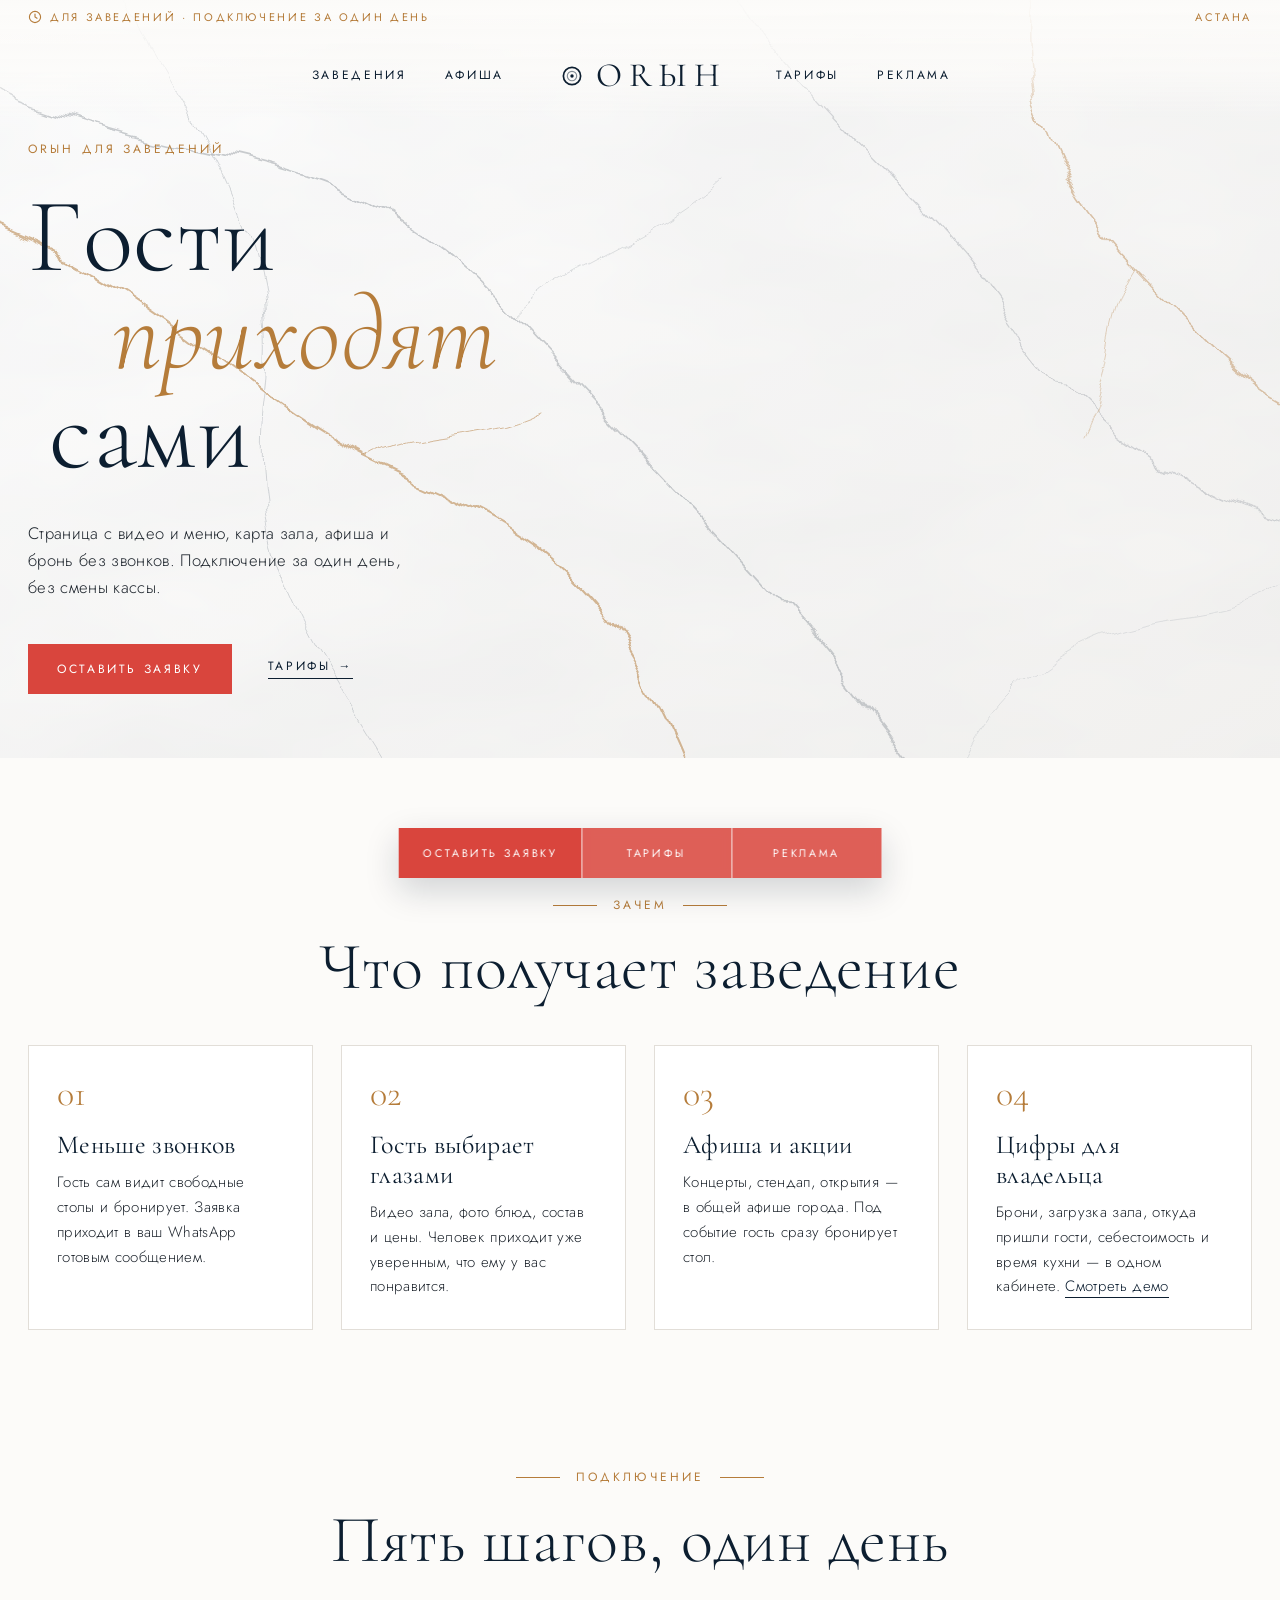
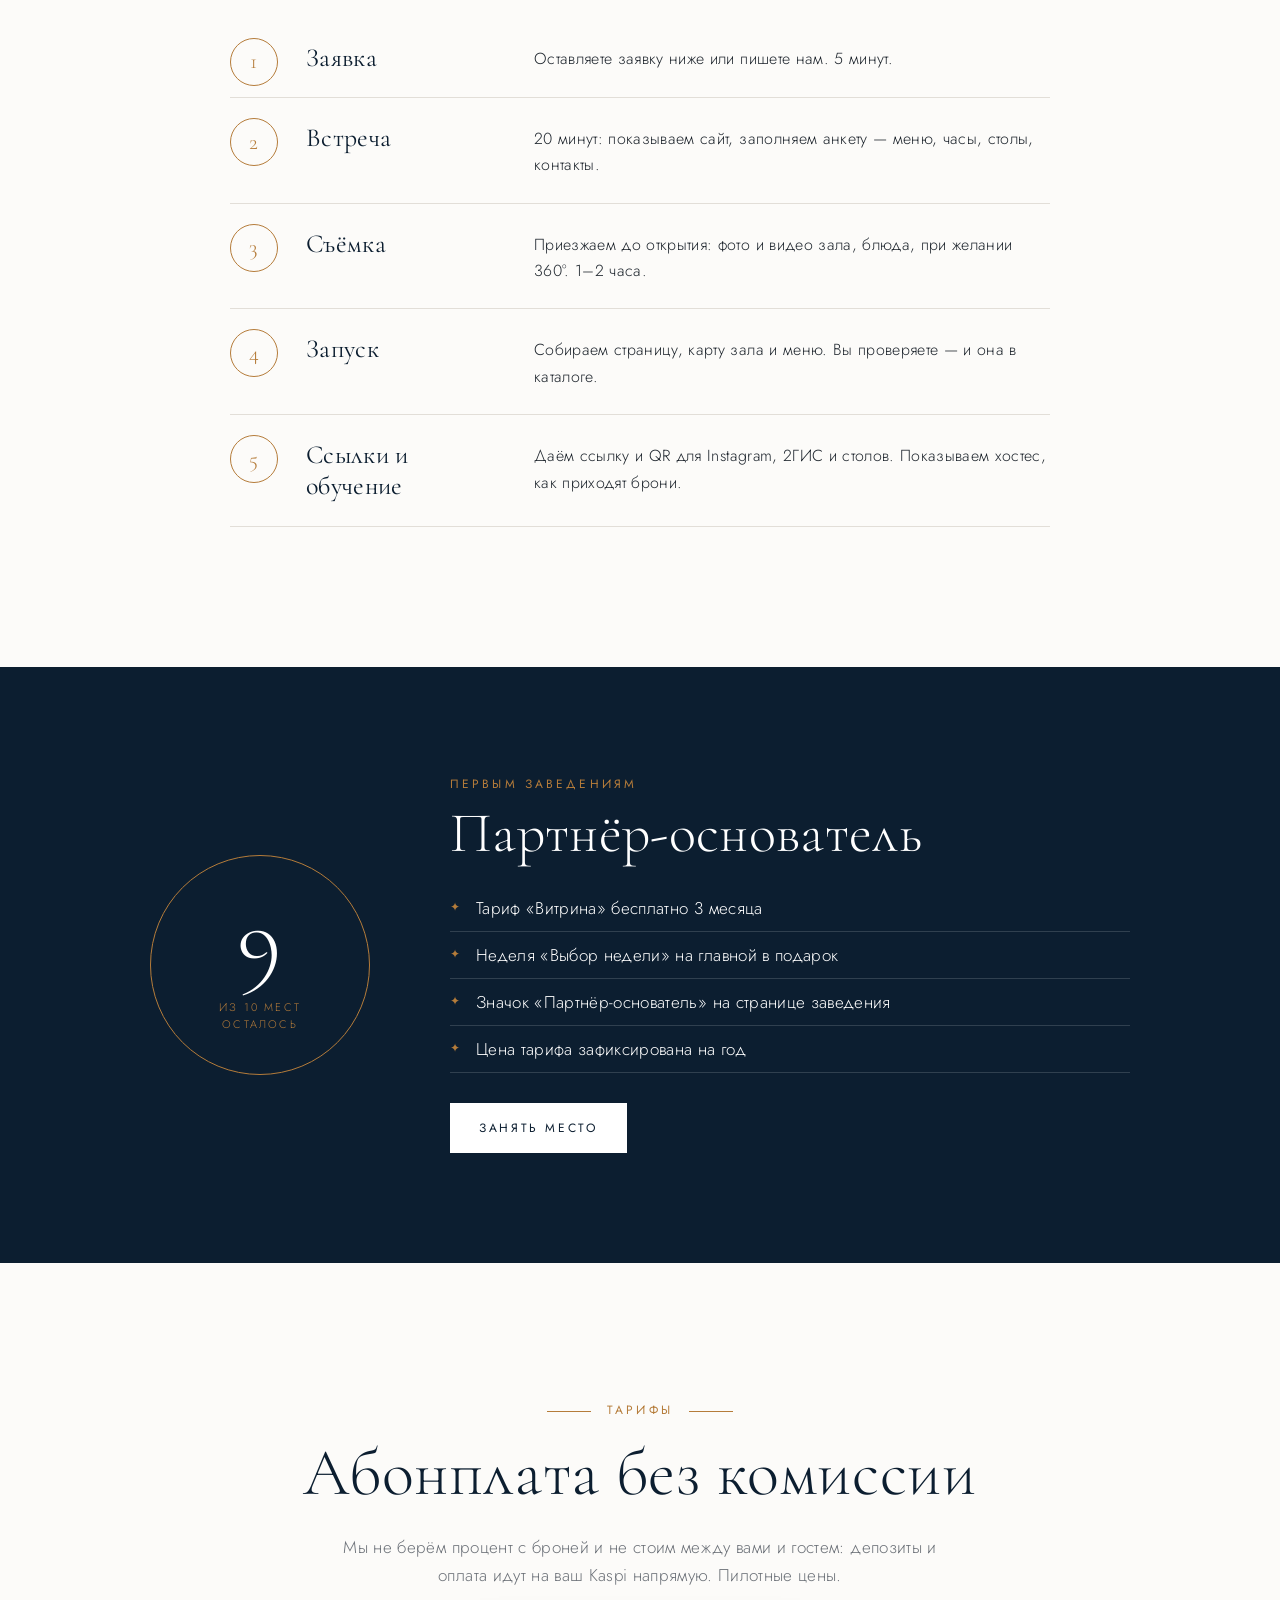
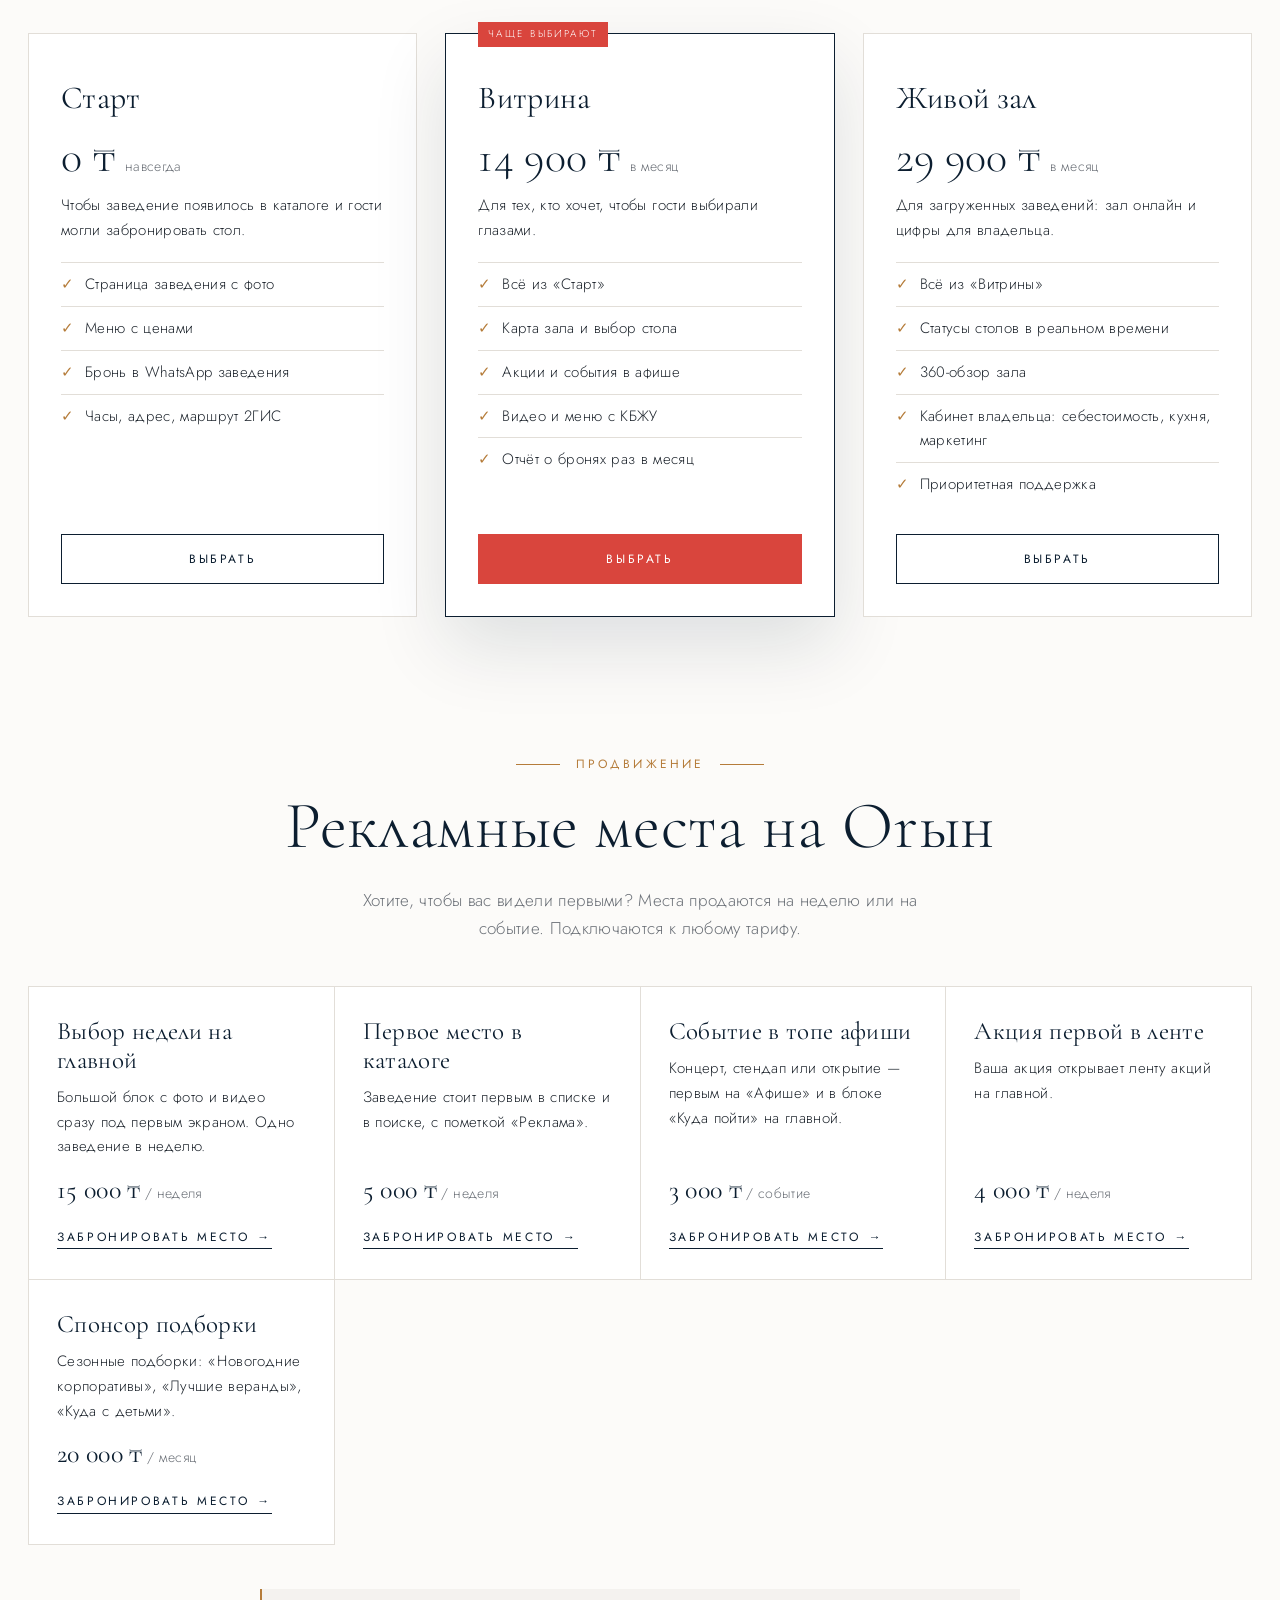
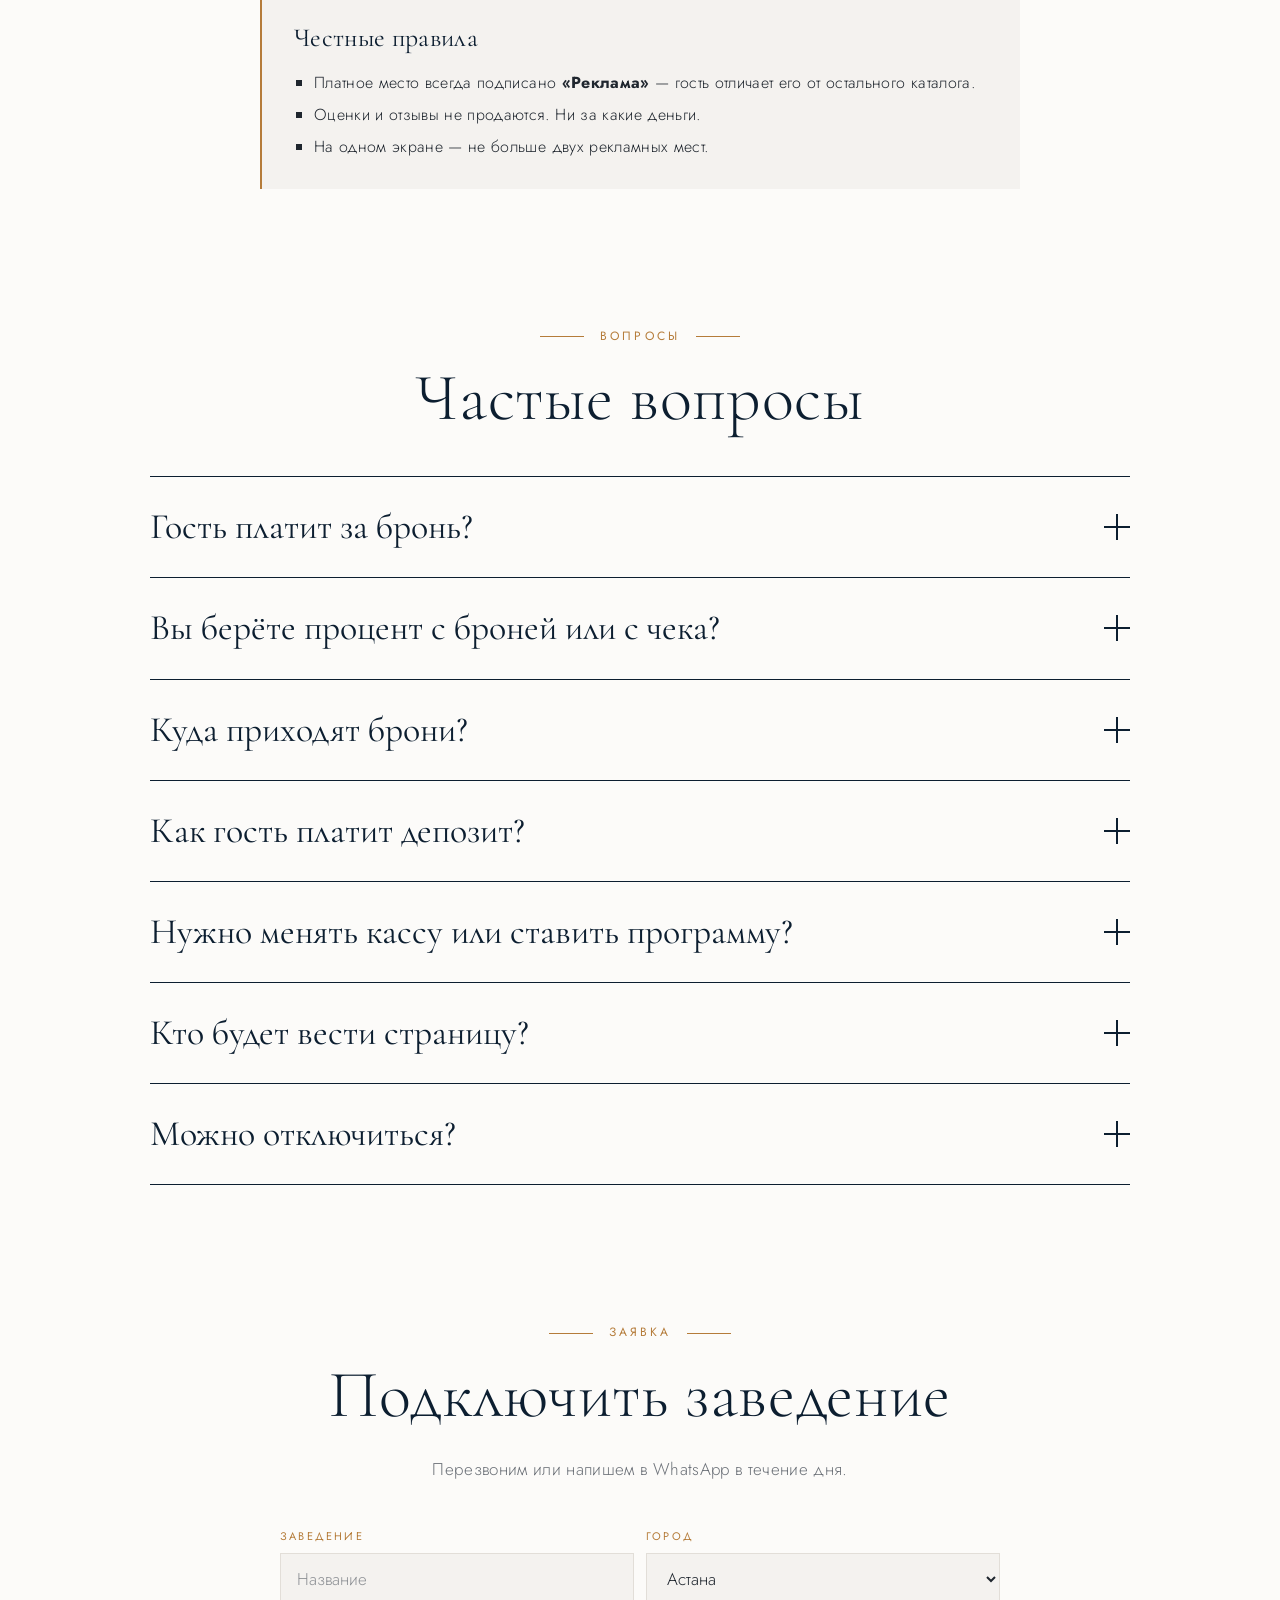
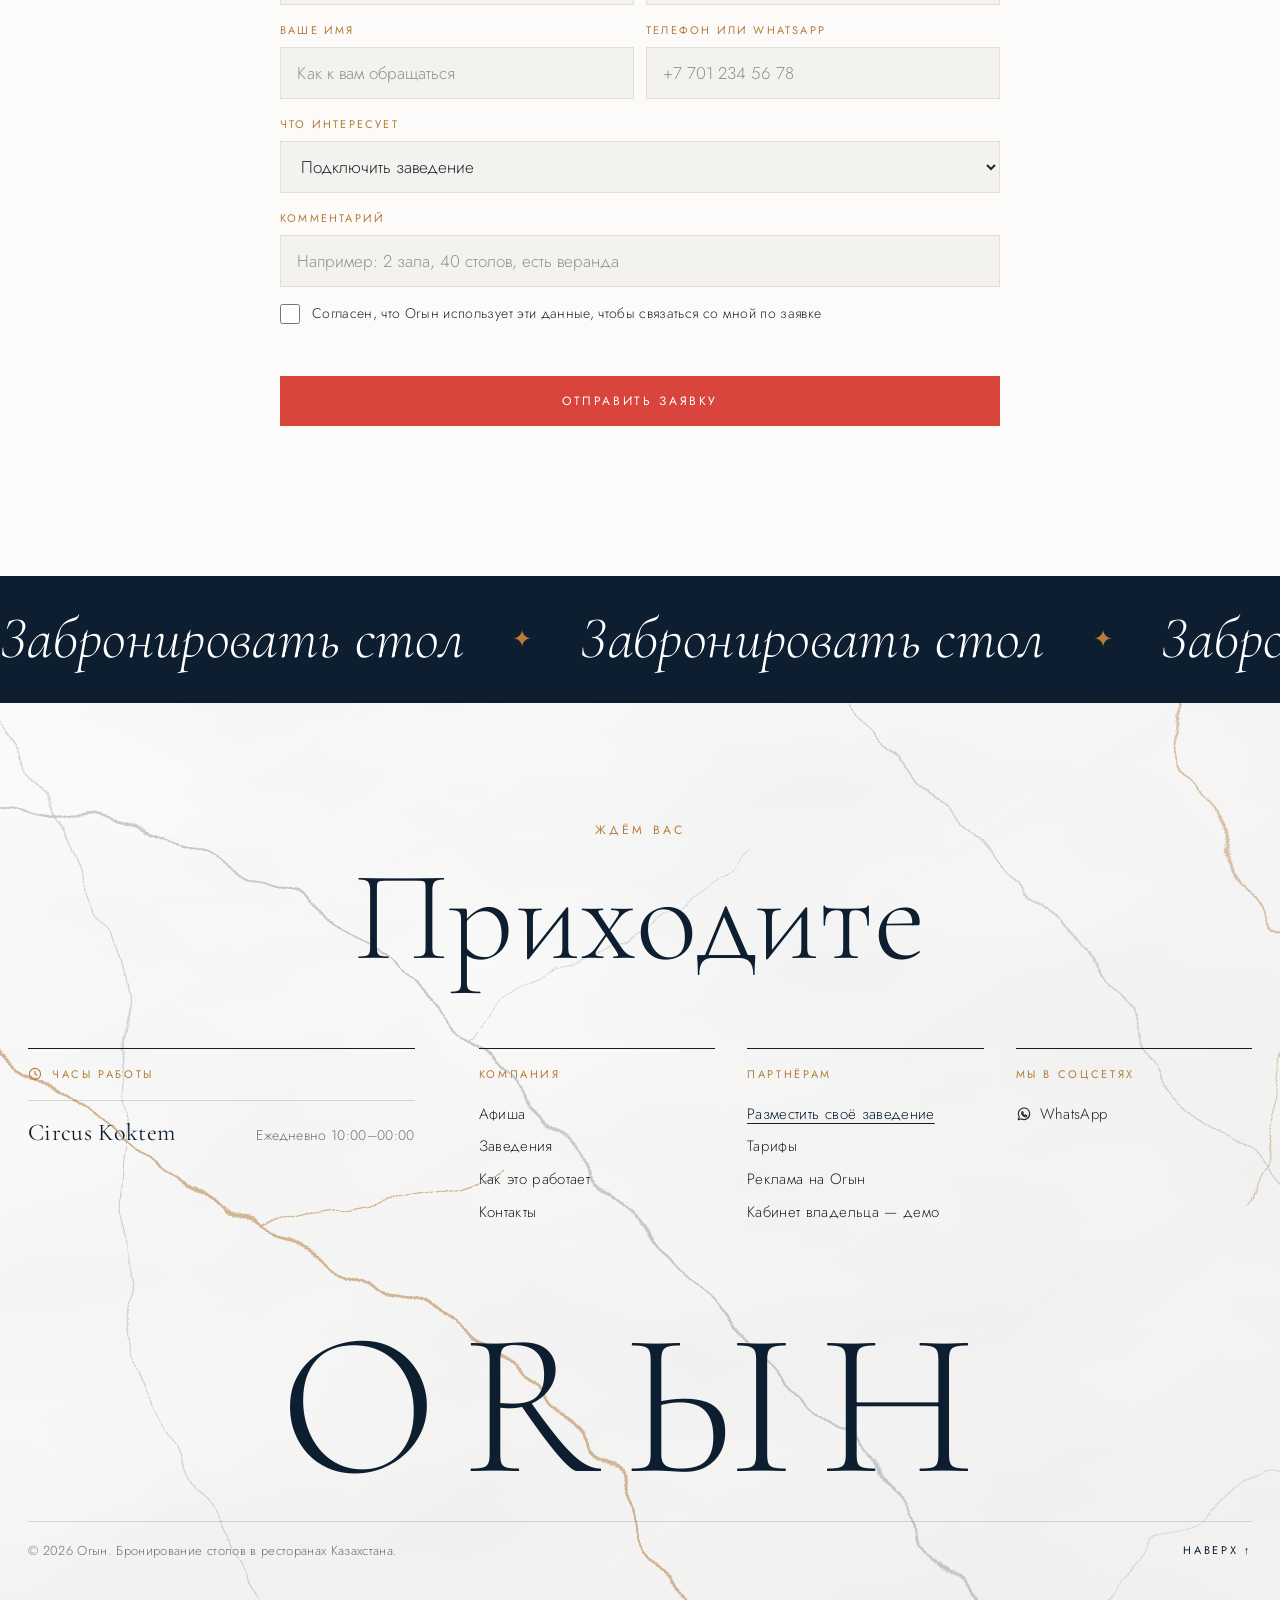
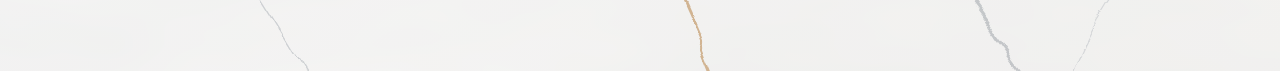
<file: partners.html>
<!DOCTYPE html>
<html lang="ru">
<head>
  <meta charset="UTF-8">
  <meta name="viewport" content="width=device-width, initial-scale=1.0">
  <title>Для заведений — Orын</title>
  <link rel="preconnect" href="https://fonts.googleapis.com">
  <link rel="preconnect" href="https://fonts.gstatic.com" crossorigin>
  <link rel="stylesheet" href="https://fonts.googleapis.com/css2?family=Cormorant+Garamond:ital,wght@0,300;0,400;0,500;1,300;1,400&family=Jost:wght@300;400;500&display=swap">
  <link rel="stylesheet" href="styles.css">
</head>
<body>

  <!-- ==========================================================================
       ДЛЯ ЗАВЕДЕНИЙ — страница, на которую ведут все ссылки
       «Разместить заведение», «Тарифы», «Реклама на Orын».
       Разделы (якоря для ссылок):
         #why     — что получает заведение
         #steps   — как подключиться
         #founders — предложение первым заведениям
         #plans   — тарифы (из platform.plans)
         #ads     — рекламные места (из platform.adFormats)
         #faq     — частые вопросы
         #apply   — заявка (уходит в WhatsApp Orын из platform.contacts)
       ========================================================================== -->

  <header id="topbar"></header>

  <section class="hero-full no-media">
    <div class="hero-content">
      <div class="eyebrow">Orын для заведений</div>
      <h1 class="hero-title" id="ptHeroTitle"></h1>
      <p class="hero-sub">Страница с видео и меню, карта зала, афиша и бронь без звонков.
        Подключение за один день, без смены кассы.</p>
      <div class="hero-ctas">
        <a class="btn btn-coral" href="#apply">Оставить заявку</a>
        <a class="link-more" href="#plans">Тарифы</a>
      </div>
    </div>
  </section>

  <div class="page">

    <!-- ===== ЧТО ПОЛУЧАЕТ ЗАВЕДЕНИЕ ===== -->
    <section class="section-anchor" id="why">
      <div class="eyebrow lined">Зачем</div>
      <div class="block-title">Что получает заведение</div>
      <div class="pt-grid">
        <div class="pt-card"><div class="pt-num">01</div><h3>Меньше звонков</h3>
          <p>Гость сам видит свободные столы и бронирует. Заявка приходит в ваш WhatsApp готовым сообщением.</p></div>
        <div class="pt-card"><div class="pt-num">02</div><h3>Гость выбирает глазами</h3>
          <p>Видео зала, фото блюд, состав и цены. Человек приходит уже уверенным, что ему у вас понравится.</p></div>
        <div class="pt-card"><div class="pt-num">03</div><h3>Афиша и акции</h3>
          <p>Концерты, стендап, открытия — в общей афише города. Под событие гость сразу бронирует стол.</p></div>
        <div class="pt-card"><div class="pt-num">04</div><h3>Цифры для владельца</h3>
          <p>Брони, загрузка зала, откуда пришли гости, себестоимость и время кухни — в одном кабинете.
            <a class="pt-inline" href="owner.html?id=circus">Смотреть демо</a></p></div>
      </div>
    </section>

    <!-- ===== КАК ПОДКЛЮЧИТЬСЯ ===== -->
    <section class="section-anchor" id="steps">
      <div class="eyebrow lined">Подключение</div>
      <div class="block-title">Пять шагов, один день</div>
      <ol class="pt-steps">
        <li><b>Заявка</b><span>Оставляете заявку ниже или пишете нам. 5 минут.</span></li>
        <li><b>Встреча</b><span>20 минут: показываем сайт, заполняем анкету — меню, часы, столы, контакты.</span></li>
        <li><b>Съёмка</b><span>Приезжаем до открытия: фото и видео зала, блюда, при желании 360°. 1–2 часа.</span></li>
        <li><b>Запуск</b><span>Собираем страницу, карту зала и меню. Вы проверяете — и она в каталоге.</span></li>
        <li><b>Ссылки и обучение</b><span>Даём ссылку и QR для Instagram, 2ГИС и столов. Показываем хостес, как приходят брони.</span></li>
      </ol>
    </section>

    <!-- ===== ПАРТНЁРЫ-ОСНОВАТЕЛИ ===== -->
    <section class="pt-founders section-anchor" id="founders"></section>

    <!-- ===== ТАРИФЫ ===== -->
    <section class="section-anchor" id="plans">
      <div class="eyebrow lined">Тарифы</div>
      <div class="block-title">Абонплата без комиссии</div>
      <p class="pt-lead">Мы не берём процент с броней и не стоим между вами и гостем:
        депозиты и оплата идут на ваш Kaspi напрямую. Пилотные цены.</p>
      <div class="pt-plans" id="ptPlans"></div>
    </section>

    <!-- ===== РЕКЛАМА ===== -->
    <section class="section-anchor" id="ads">
      <div class="eyebrow lined">Продвижение</div>
      <div class="block-title">Рекламные места на Orын</div>
      <p class="pt-lead">Хотите, чтобы вас видели первыми? Места продаются на неделю или на событие.
        Подключаются к любому тарифу.</p>
      <div class="pt-ads" id="ptAds"></div>
      <div class="pt-rules">
        <h3>Честные правила</h3>
        <ul>
          <li>Платное место всегда подписано <b>«Реклама»</b> — гость отличает его от остального каталога.</li>
          <li>Оценки и отзывы не продаются. Ни за какие деньги.</li>
          <li>На одном экране — не больше двух рекламных мест.</li>
        </ul>
      </div>
    </section>

    <!-- ===== ВОПРОСЫ ===== -->
    <section class="section-anchor" id="faq">
      <div class="eyebrow lined">Вопросы</div>
      <div class="block-title">Частые вопросы</div>
      <div class="accordion" id="ptFaq"></div>
    </section>

    <!-- ===== ЗАЯВКА ===== -->
    <section class="section-anchor pt-apply" id="apply">
      <div class="eyebrow lined">Заявка</div>
      <div class="block-title">Подключить заведение</div>
      <p class="pt-lead">Перезвоним или напишем в WhatsApp в течение дня.</p>

      <form class="pt-form" id="ptForm" novalidate>
        <div class="row2">
          <div class="field">
            <label for="ptVenue">Заведение</label>
            <input type="text" id="ptVenue" placeholder="Название" autocomplete="organization">
          </div>
          <div class="field">
            <label for="ptCity">Город</label>
            <select id="ptCity">
              <option>Астана</option><option>Алматы</option><option>Шымкент</option><option>Другой</option>
            </select>
          </div>
        </div>
        <div class="row2">
          <div class="field">
            <label for="ptName">Ваше имя</label>
            <input type="text" id="ptName" placeholder="Как к вам обращаться" autocomplete="name">
          </div>
          <div class="field">
            <label for="ptPhone">Телефон или WhatsApp</label>
            <input type="tel" id="ptPhone" placeholder="+7 701 234 56 78" autocomplete="tel">
          </div>
        </div>
        <div class="field">
          <label for="ptTopic">Что интересует</label>
          <select id="ptTopic">
            <option>Подключить заведение</option>
            <option>Рекламное место</option>
            <option>Партнёрство и интеграции</option>
          </select>
        </div>
        <div class="field">
          <label for="ptNote">Комментарий</label>
          <input type="text" id="ptNote" placeholder="Например: 2 зала, 40 столов, есть веранда">
        </div>
        <label class="pt-consent">
          <input type="checkbox" id="ptConsent">
          <span>Согласен, что Orын использует эти данные, чтобы связаться со мной по заявке</span>
        </label>
        <div class="form-error" id="ptError"></div>
        <button type="submit" class="btn btn-coral">Отправить заявку</button>
      </form>

      <div class="pt-done" id="ptDone" hidden></div>
    </section>
  </div>

  <footer id="siteFooter"></footer>

  <script src="venues.js"></script>
  <script src="app.js"></script>
  <script>
    /* ========================================================================
       СТРАНИЦА «ДЛЯ ЗАВЕДЕНИЙ»
       ------------------------------------------------------------------------
       Тарифы, рекламные места, предложение основателям и контакты берём
       из venues.js (platform.plans, adFormats, founders, contacts) —
       чтобы цену поменять в одном месте, а не искать по страницам.
       ======================================================================== */

    applyTheme(platform.theme);

    var navLinks = {
      left:  [{ text: 'Заведения', href: 'index.html#venuesHead' },
              { text: 'Афиша',     href: 'events.html' }],
      right: [{ text: 'Тарифы',    href: '#plans' },
              { text: 'Реклама',   href: '#ads' }]
    };
    mountHeader(document.getElementById('topbar'), {
      banner: 'Для заведений · подключение за один день',
      city:   'Астана',
      left:   navLinks.left,
      right:  navLinks.right
    });
    renderPlatformSidebar(navLinks.left.concat(navLinks.right));
    renderFooter(document.getElementById('siteFooter'));

    renderActionBar([
      { text: 'Оставить заявку', href: '#apply' },
      { text: 'Тарифы',          href: '#plans' },
      { text: 'Реклама',         href: '#ads' }
    ]);

    document.addEventListener('keydown', function (e) {
      if (e.key === 'Escape' && document.body.classList.contains('menu-open')) closeSidebar();
    });

    document.getElementById('ptHeroTitle').innerHTML = heroTitleHtml('Гости приходят сами');


    /* ------------------------------------------------------------------------
       1. ПАРТНЁРЫ-ОСНОВАТЕЛИ — сколько мест осталось
       ------------------------------------------------------------------------ */
    var founders = platform.founders;
    var foundersHost = document.getElementById('founders');

    if (!founders) {
      foundersHost.style.display = 'none';
    } else {
      var taken = Object.keys(venues).length;
      var left = Math.max(0, founders.limit - taken);
      foundersHost.innerHTML =
        '<div class="pt-founders-inner">' +
          '<div class="pt-founders-count"><b>' + left + '</b><span>из ' + founders.limit + ' мест<br>осталось</span></div>' +
          '<div>' +
            '<div class="eyebrow">Первым заведениям</div>' +
            '<h2>Партнёр-основатель</h2>' +
            '<ul class="pt-perks">' + founders.perks.map(function (p) { return '<li>' + esc(p) + '</li>'; }).join('') + '</ul>' +
            '<a class="btn btn-light" href="#apply">Занять место</a>' +
          '</div>' +
        '</div>';
    }


    /* ------------------------------------------------------------------------
       2. ТАРИФЫ И РЕКЛАМНЫЕ МЕСТА
       ------------------------------------------------------------------------ */
    document.getElementById('ptPlans').innerHTML = (platform.plans || []).map(function (plan) {
      return '<div class="pt-plan' + (plan.featured ? ' is-featured' : '') + '">' +
          (plan.featured ? '<div class="pt-plan-badge">Чаще выбирают</div>' : '') +
          '<h3>' + esc(plan.title) + '</h3>' +
          '<div class="pt-price"><b>' + esc(plan.price) + '</b><span>' + esc(plan.period) + '</span></div>' +
          '<p>' + esc(plan.text) + '</p>' +
          '<ul>' + plan.items.map(function (it) { return '<li>' + esc(it) + '</li>'; }).join('') + '</ul>' +
          '<a class="btn' + (plan.featured ? ' btn-coral' : ' btn-ghost') + '" href="#apply" data-plan="' + esc(plan.title) + '">Выбрать</a>' +
        '</div>';
    }).join('');

    document.getElementById('ptAds').innerHTML = (platform.adFormats || []).map(function (ad) {
      return '<div class="pt-ad">' +
          '<h3>' + esc(ad.title) + '</h3>' +
          '<p>' + esc(ad.text) + '</p>' +
          '<div class="pt-ad-price"><b>' + esc(ad.price) + '</b> / ' + esc(ad.period) + '</div>' +
          '<a class="link-more" href="#apply" data-ad="' + esc(ad.title) + '">Забронировать место</a>' +
        '</div>';
    }).join('');

    /* Кнопка тарифа или рекламного места сразу подставляет тему в заявку */
    document.addEventListener('click', function (e) {
      var plan = e.target.closest('[data-plan]');
      var ad = e.target.closest('[data-ad]');
      if (plan) {
        document.getElementById('ptTopic').value = 'Подключить заведение';
        document.getElementById('ptNote').value = 'Тариф: ' + plan.getAttribute('data-plan');
      }
      if (ad) {
        document.getElementById('ptTopic').value = 'Рекламное место';
        document.getElementById('ptNote').value = 'Место: ' + ad.getAttribute('data-ad');
      }
    });


    /* ------------------------------------------------------------------------
       3. ЧАСТЫЕ ВОПРОСЫ — раскрывающийся список, как «Контакты» на главной
       ------------------------------------------------------------------------ */
    var FAQ = [
      ['Гость платит за бронь?', 'Нет. Бронь для гостя бесплатная, как звонок администратору.'],
      ['Вы берёте процент с броней или с чека?', 'Нет. Только абонплата по тарифу. Сколько бы гостей ни пришло через Orын — платите одинаково.'],
      ['Куда приходят брони?', 'В WhatsApp заведения — готовым сообщением: дата, время, гости, стол, имя и телефон. Позже — ещё и в кабинет хостес.'],
      ['Как гость платит депозит?', 'Напрямую вам — на Kaspi или через ваш эквайринг. Деньги гостей через нас не проходят.'],
      ['Нужно менять кассу или ставить программу?', 'Нет. Для старта хватает WhatsApp. Подключение кассы (iiko, Poster, r_keeper) — по желанию, на тарифе «Живой зал».'],
      ['Кто будет вести страницу?', 'При подключении всё собираем мы. Потом меню, акции и события меняем по вашему сообщению, а позже — вы сами в кабинете.'],
      ['Можно отключиться?', 'Да, в любой момент. Месяц, который вы оплатили, работает до конца.']
    ];

    var faq = document.getElementById('ptFaq');
    faq.innerHTML = FAQ.map(function (item, i) {
      return '<div class="acc-item">' +
          '<button class="acc-head" type="button" aria-expanded="false" aria-controls="faq' + i + '">' +
            '<span>' + esc(item[0]) + '</span><span class="acc-plus" aria-hidden="true"></span>' +
          '</button>' +
          '<div class="acc-body" id="faq' + i + '" hidden><p>' + esc(item[1]) + '</p></div>' +
        '</div>';
    }).join('');

    faq.querySelectorAll('.acc-head').forEach(function (button) {
      button.addEventListener('click', function () {
        var open = button.getAttribute('aria-expanded') === 'true';
        button.setAttribute('aria-expanded', open ? 'false' : 'true');
        document.getElementById(button.getAttribute('aria-controls')).hidden = open;
      });
    });


    /* ------------------------------------------------------------------------
       4. ЗАЯВКА
       ------------------------------------------------------------------------
       Куда уходит — в WhatsApp Orын (platform.contacts), по порядку:
         • есть номер (whatsapp) — чат открывается с готовым текстом;
         • есть только короткая ссылка (whatsappLink) — текст в неё не
           подставить, поэтому копируем заявку в буфер обмена и открываем
           чат: остаётся вставить и отправить;
         • нет ничего — демо: «заявка принята», но никуда не уходит.
       ------------------------------------------------------------------------ */
    document.getElementById('ptForm').addEventListener('submit', function (e) {
      e.preventDefault();
      var v = function (id) { return document.getElementById(id).value.trim(); };
      var error = document.getElementById('ptError');

      if (v('ptVenue').length < 2) { error.textContent = 'Напишите название заведения'; return; }
      if (v('ptName').length < 2)  { error.textContent = 'Напишите, как к вам обращаться'; return; }
      if (onlyDigits(v('ptPhone')).length < 10) { error.textContent = 'Введите телефон полностью'; return; }
      if (!document.getElementById('ptConsent').checked) { error.textContent = 'Отметьте согласие — без него мы не сможем связаться'; return; }
      error.textContent = '';

      var text =
        'Заявка с сайта Orын\n' +
        'Тема: ' + v('ptTopic') + '\n' +
        'Заведение: ' + v('ptVenue') + ' (' + v('ptCity') + ')\n' +
        'Имя: ' + v('ptName') + '\n' +
        'Телефон: ' + v('ptPhone') +
        (v('ptNote') ? '\nКомментарий: ' + v('ptNote') : '');

      var contacts = platform.contacts || {};
      var wa = onlyDigits(contacts.whatsapp || '');
      var done = document.getElementById('ptDone');

      if (wa.length >= 10) {
        window.open('https://wa.me/' + wa + '?text=' + encodeURIComponent(text), '_blank', 'noopener');
        done.innerHTML = '<h3>Почти готово</h3><p>Открылся WhatsApp с готовым сообщением — нажмите «Отправить».</p>';
      } else if (contacts.whatsappLink) {
        /* Сначала копируем, потом открываем чат — пока страница ещё в фокусе */
        if (navigator.clipboard) navigator.clipboard.writeText(text).catch(function () {});
        window.open(contacts.whatsappLink, '_blank', 'noopener');
        done.innerHTML = '<h3>Почти готово</h3>' +
          '<p>Открылся WhatsApp Orын. Текст заявки уже скопирован — вставьте его в чат и нажмите «Отправить».</p>' +
          '<pre class="pt-preview">' + esc(text) + '</pre>' +
          '<div class="pt-done-actions">' +
            '<button type="button" class="btn btn-ghost" id="ptCopy">Скопировать ещё раз</button>' +
            '<a class="btn btn-coral" href="' + esc(contacts.whatsappLink) + '" target="_blank" rel="noopener">Открыть WhatsApp</a>' +
          '</div>' +
          '<div class="ev-share-note" id="ptCopyNote" aria-live="polite"></div>';
        document.getElementById('ptForm').hidden = true;
        done.hidden = false;
        document.getElementById('ptCopy').addEventListener('click', function () {
          if (!navigator.clipboard) return;
          navigator.clipboard.writeText(text).then(function () {
            document.getElementById('ptCopyNote').textContent = 'Скопировано';
          });
        });
        return;
      } else {
        done.innerHTML = '<h3>Заявка принята</h3>' +
          '<p>Это демо-версия: номер для заявок ещё не подключён, поэтому сообщение никуда не ушло.</p>' +
          '<pre class="pt-preview">' + esc(text) + '</pre>';
      }
      document.getElementById('ptForm').hidden = true;
      done.hidden = false;
    });
  </script>
</body>
</html>
</file>
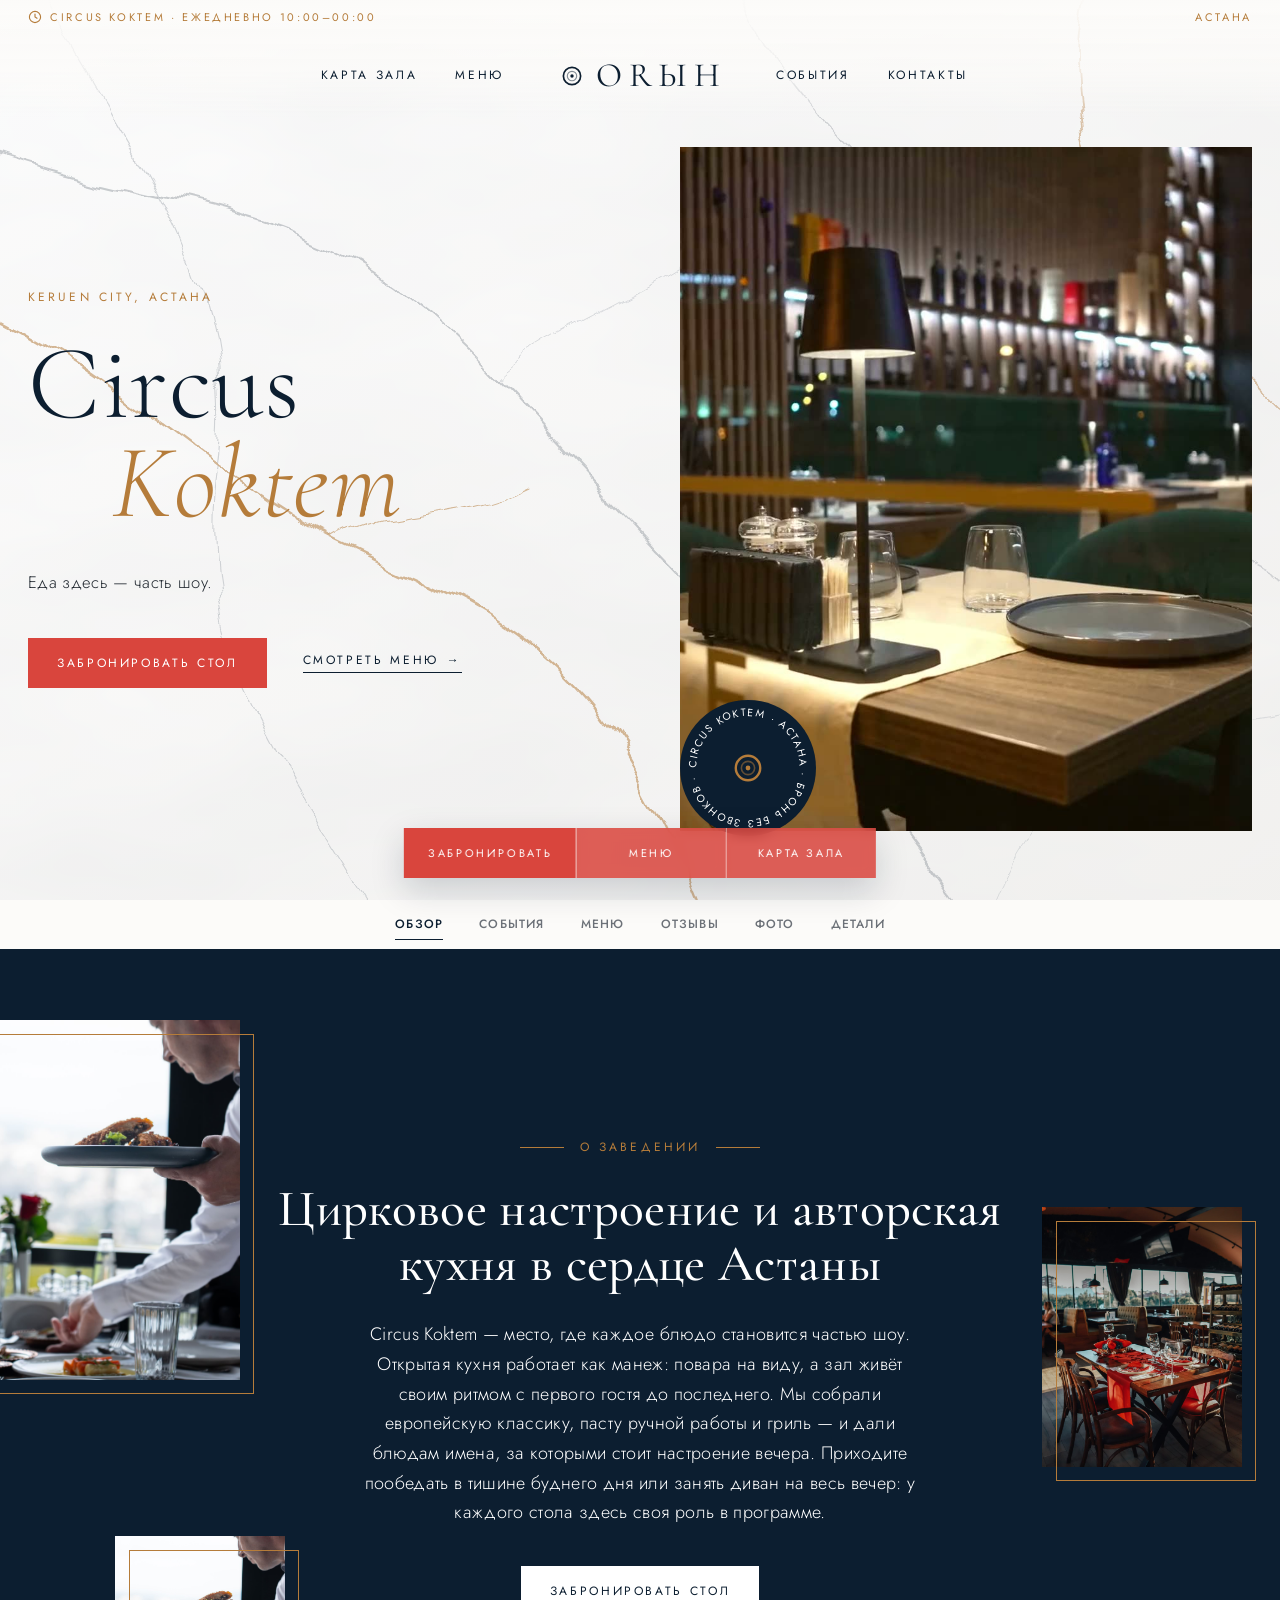
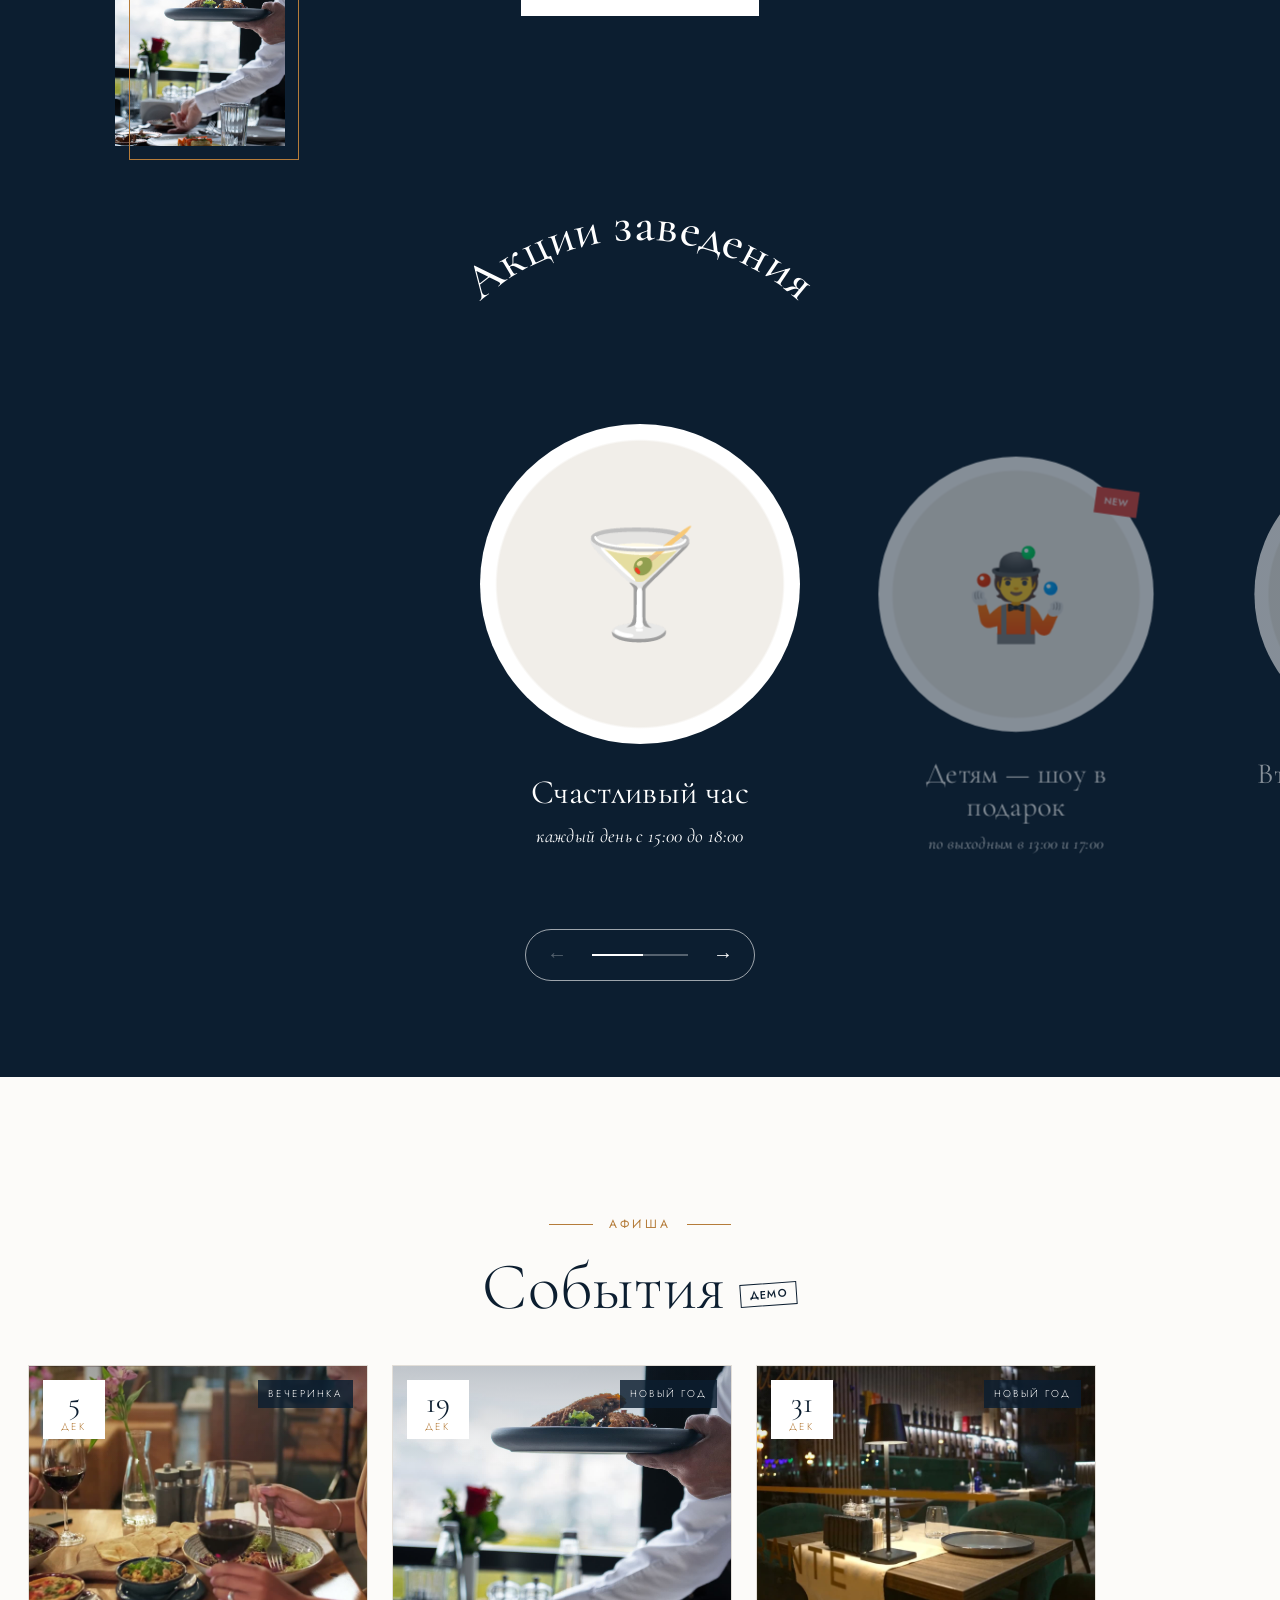
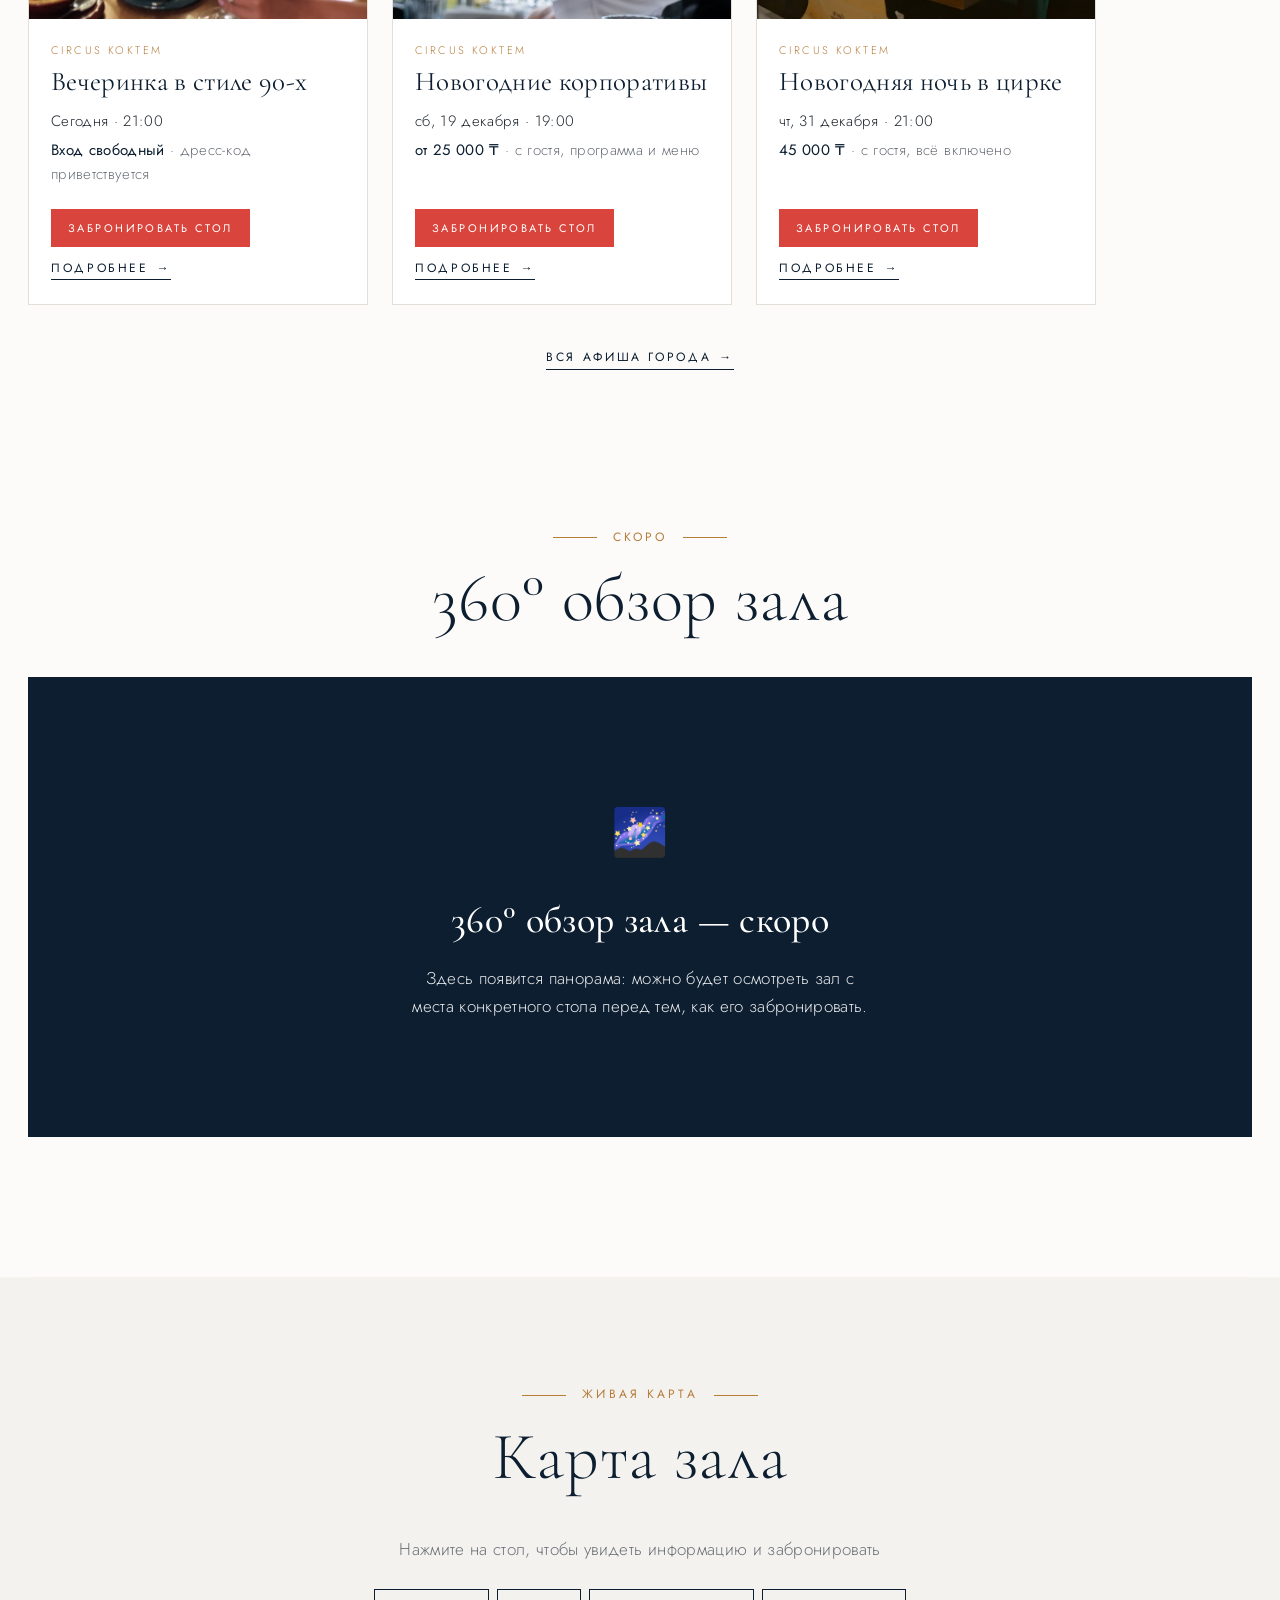
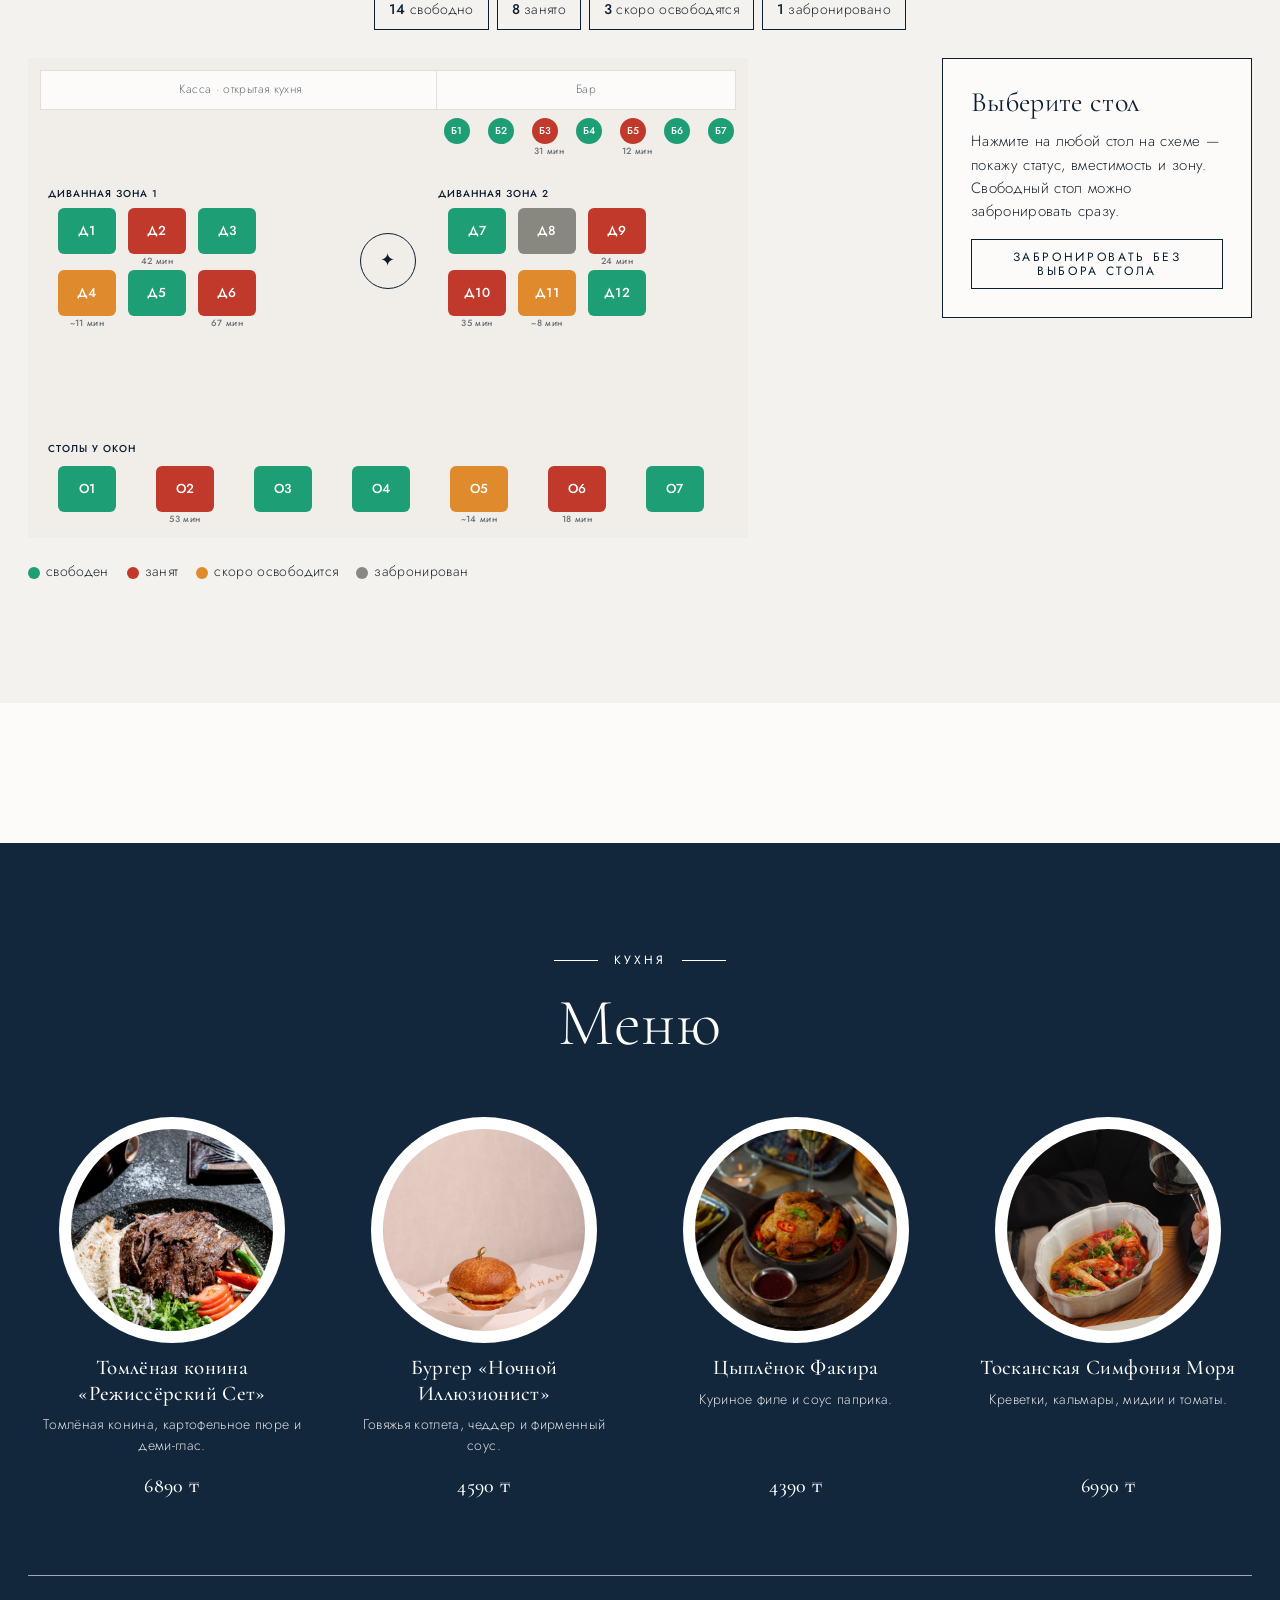
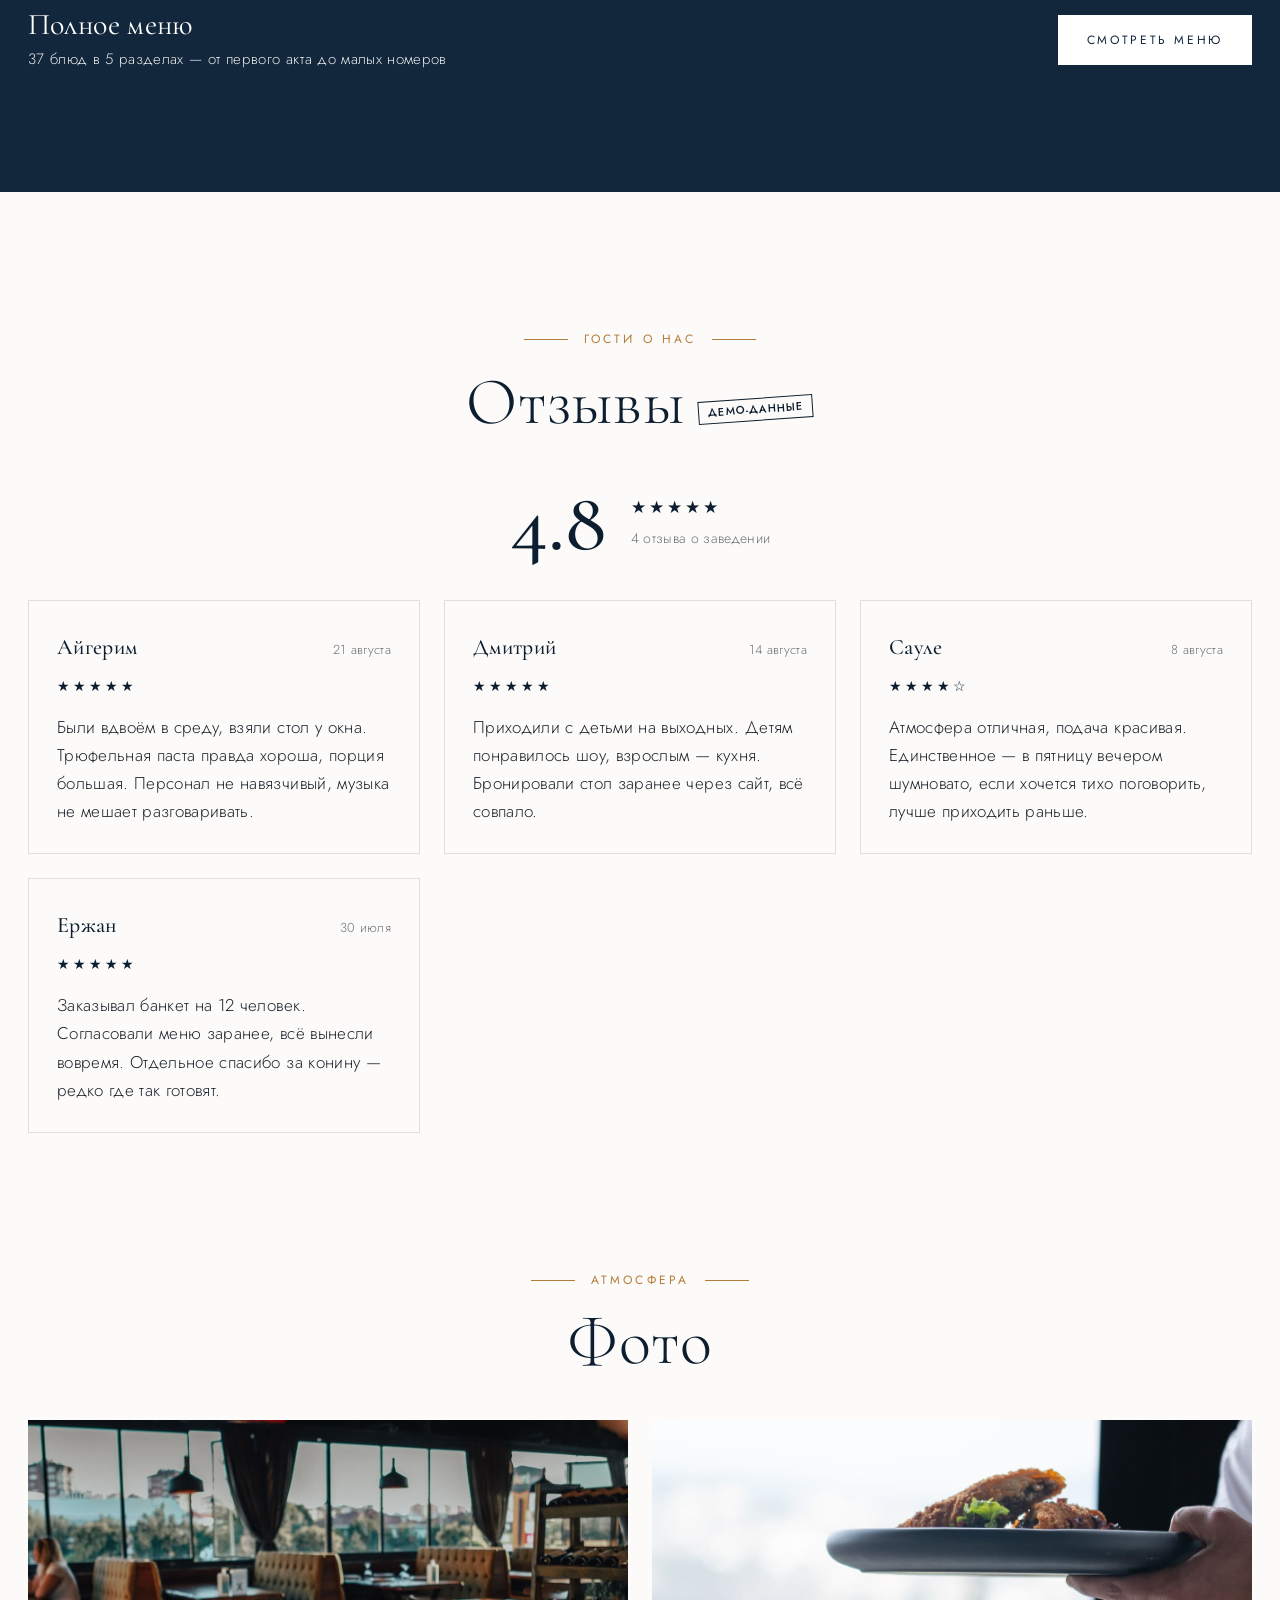
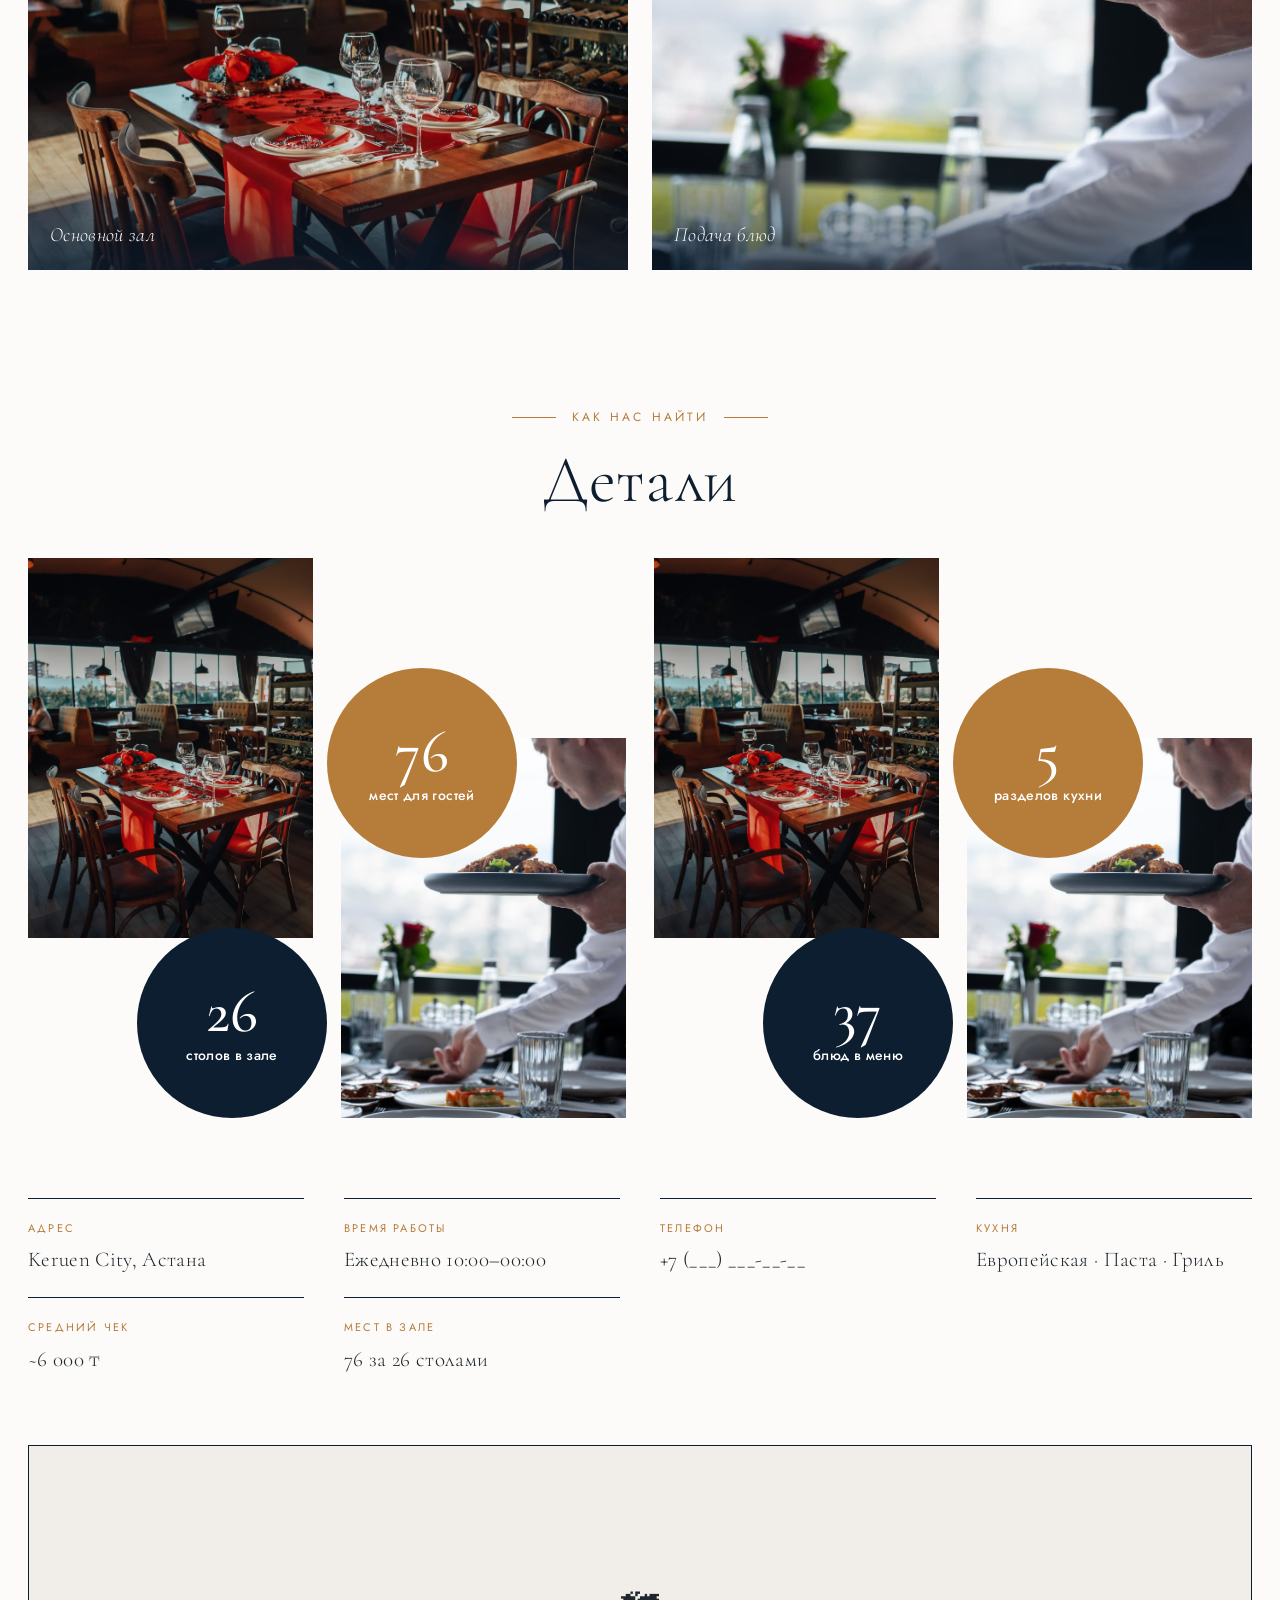
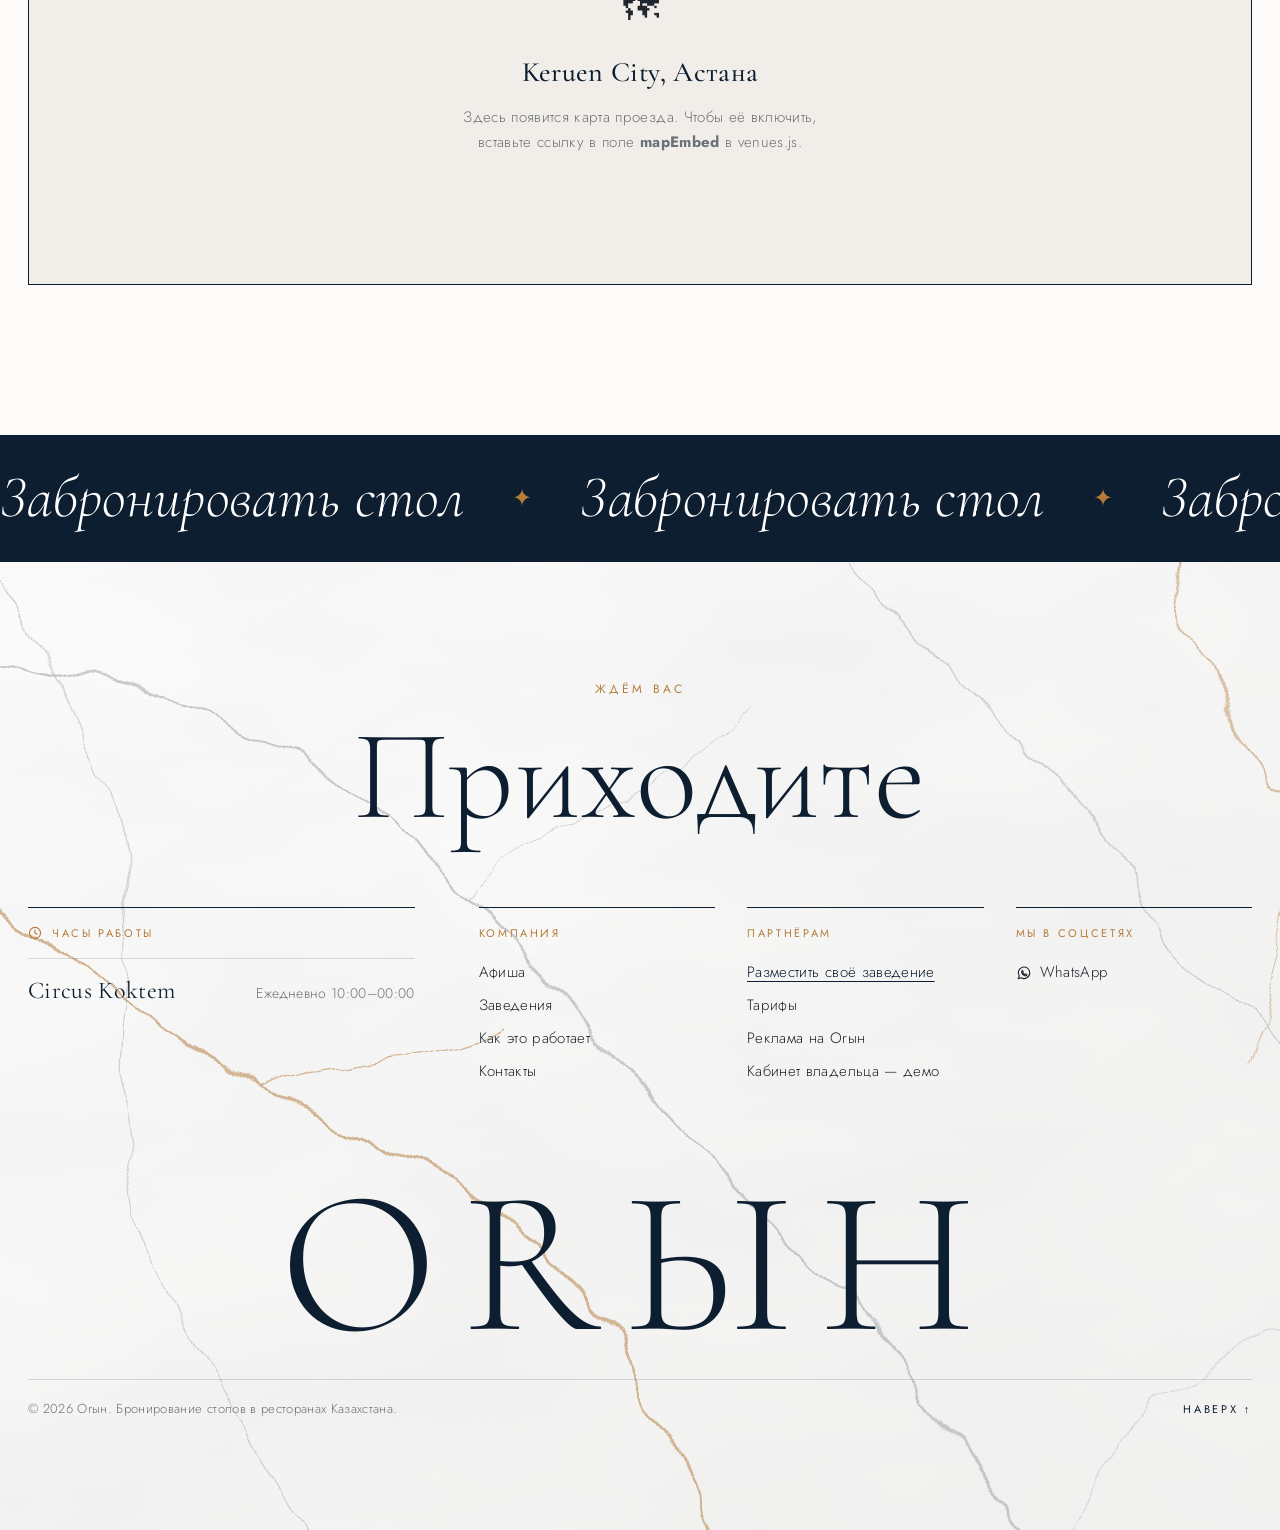
<file: venue.html>
<!DOCTYPE html>
<html lang="ru">
<head>
  <meta charset="UTF-8">
  <meta name="viewport" content="width=device-width, initial-scale=1.0">
  <title>Карта зала</title>
  <link rel="preconnect" href="https://fonts.googleapis.com">
  <link rel="preconnect" href="https://fonts.gstatic.com" crossorigin>
  <link rel="stylesheet" href="https://fonts.googleapis.com/css2?family=Cormorant+Garamond:ital,wght@0,300;0,400;0,500;1,300;1,400&family=Jost:wght@300;400;500&display=swap">
  <link rel="stylesheet" href="styles.css">
</head>
<body>

  <!-- Шапка, фото на весь экран и полоса разделов под ним.
       Всё это рисует app.js. -->
  <div id="nav"></div>
  <div id="hero"></div>
  <div id="localNav"></div>

  <div class="page">

    <!-- ================= ОБЗОР ================= -->
    <div id="sec-overview" class="section-anchor">
      <div class="about-block" id="aboutBlock"></div>
    </div>

    <!-- Акции этого заведения -->
    <div id="promoBlock"></div>

    <!-- ================= СОБЫТИЯ ================= -->
    <!-- Афиша заведения: концерты, стендап, открытия. Нет событий — блок скрыт. -->
    <div id="sec-events" class="section-anchor">
      <div class="eyebrow lined">Афиша</div>
      <div class="block-title">События<span class="demo-badge">демо</span></div>
      <div class="events-strip ev-strip" id="venueEvents"></div>
      <div class="ev-all"><a class="link-more" href="events.html">Вся афиша города</a></div>
    </div>

    <!-- Панорама зала. Пока заглушка — место под будущий плеер 360. -->
    <div class="eyebrow lined">Скоро</div>
    <div class="block-title">360° обзор зала</div>
    <div class="panorama-stub">
      <div class="icon">&#127756;</div>
      <div class="label">360° обзор зала — скоро</div>
      <div class="note">Здесь появится панорама: можно будет осмотреть зал с места
        конкретного стола перед тем, как его забронировать.</div>
    </div>

    <!-- Карта зала — на светлой бумажной полосе во всю ширину -->
    <section class="band-paper" id="hallBand">
    <div class="eyebrow lined">Живая карта</div>
    <div class="block-title">Карта зала</div>
    <div class="page-hint">Нажмите на стол, чтобы увидеть информацию и забронировать</div>

    <!-- Сводка: сколько столов в каком статусе -->
    <div class="hall-stats" id="hallStats"></div>

    <div class="layout">
      <div class="hall-wrap">
        <!-- .hall-view — окно, в котором схема сжимается на узком экране -->
        <div class="hall-view" id="hallView">
          <div class="hall" id="hall"></div>
        </div>
        <div class="legend" id="legend"></div>
      </div>

      <div class="panel" id="panel"></div>
    </div>
    </section>

    <!-- ================= МЕНЮ ================= -->
    <div id="sec-menu" class="section-anchor">
      <div class="eyebrow lined">Кухня</div>
      <div class="block-title">Меню</div>
      <div class="menu-grid" id="menuPreview"></div>

      <div class="menu-cta">
        <div>
          <div class="menu-cta-title">Полное меню</div>
          <div class="menu-cta-text" id="menuCtaText"></div>
        </div>
        <a class="btn" id="menuCtaLink">Смотреть меню</a>
      </div>
    </div>

    <!-- ================= ОТЗЫВЫ ================= -->
    <div id="sec-reviews" class="section-anchor">
      <div class="eyebrow lined">Гости о нас</div>
      <div class="block-title">Отзывы<span class="demo-badge">демо-данные</span></div>
      <div id="reviewsHost"></div>
    </div>

    <!-- ================= ФОТО ================= -->
    <div id="sec-photos" class="section-anchor">
      <div class="eyebrow lined">Атмосфера</div>
      <div class="block-title">Фото</div>
      <div class="photo-grid" id="photoGrid"></div>
    </div>

    <!-- ================= ДЕТАЛИ ================= -->
    <div id="sec-details" class="section-anchor">
      <div class="eyebrow lined">Как нас найти</div>
      <div class="block-title">Детали</div>
      <!-- Круглые «печати» с главными цифрами заведения -->
      <div id="detailsStats"></div>
      <div class="details-grid" id="detailsGrid"></div>
      <div class="map-frame" id="mapFrame"></div>
    </div>
  </div>

  <footer id="siteFooter"></footer>

  <script src="venues.js"></script>
  <script src="app.js"></script>
  <script>
    /* ========================================================================
       СТРАНИЦА ЗАВЕДЕНИЯ — КАРТА ЗАЛА
       ------------------------------------------------------------------------
       Общее (шапка, навигация, боковое меню, бронь) берём из app.js.
       Здесь — только то, что есть на этой странице: рисование зала.
       ======================================================================== */

    var venue = initVenuePage('hall');   // одна строка собирает всю общую обвязку


    /* ------------------------------------------------------------------------
       0.1. СЛОГАН И ИСТОРИЯ
       ------------------------------------------------------------------------ */
    var about = venue.about || {};
    /* Красный блок, как «Les menus» у Délice: подпись с линиями по бокам,
       крупная фраза, история и круглые фото заведения по краям */
    document.getElementById('aboutBlock').innerHTML =
      '<div class="eyebrow lined">О заведении</div>' +
      (about.tagline ? '<div class="about-tagline">' + esc(about.tagline) + '</div>' : '') +
      (about.story   ? '<div class="about-story">'   + esc(about.story)   + '</div>' : '') +
      '<button class="btn btn-light" type="button" id="aboutBookBtn">Забронировать стол</button>';
    document.getElementById('sec-overview').insertAdjacentHTML('beforeend',
      circlePhotosHtml([venue.menuCover, about.heroPhoto || venue.cover, venue.menuCover]));
    document.getElementById('aboutBookBtn').addEventListener('click', function () { openBooking(null); });


    /* ------------------------------------------------------------------------
       0.15. ВКЛАДКИ-НАВИГАЦИЯ
       ------------------------------------------------------------------------
       Клик прокручивает к разделу. Активная вкладка подсвечивается сама,
       когда раздел доезжает до верха экрана — за этим следит
       IntersectionObserver, тот же механизм, что и у появления карточек.
       ------------------------------------------------------------------------ */
    var TABS = [
      { id: 'sec-overview', title: 'Обзор' },
      { id: 'sec-events',   title: 'События' },
      { id: 'sec-menu',     title: 'Меню' },
      { id: 'sec-reviews',  title: 'Отзывы' },
      { id: 'sec-photos',   title: 'Фото' },
      { id: 'sec-details',  title: 'Детали' }
    ];

    var tabsHost = document.getElementById('venueTabs');

    TABS.forEach(function (tab, index) {
      var link = document.createElement('a');
      link.href = '#' + tab.id;
      link.textContent = tab.title;
      link.dataset.target = tab.id;
      if (index === 0) link.className = 'active';

      link.addEventListener('click', function (e) {
        e.preventDefault();   // не даём адресу страницы обрасти якорем
        document.getElementById(tab.id).scrollIntoView({ behavior: 'smooth' });
        setActiveTab(tab.id); // подсвечиваем сразу, не дожидаясь прокрутки
      });

      tabsHost.appendChild(link);
    });

    function setActiveTab(id) {
      [].forEach.call(tabsHost.children, function (link) {
        link.classList.toggle('active', link.dataset.target === id);
      });
    }

    /* Какой раздел сейчас наверху.
       Считаем напрямую, а не через IntersectionObserver: тому нужна зона
       наблюдения в процентах от высоты окна, и на низком экране она
       схлопывается в ноль — подсветка просто перестаёт работать.
       Пять замеров на прокрутку стоят дёшево и ведут себя предсказуемо. */
    function updateActiveTab() {
      var line = 130;              // граница чуть ниже навигации и вкладок
      var current = TABS[0].id;

      TABS.forEach(function (tab) {
        var el = document.getElementById(tab.id);
        if (!el || el.offsetParent === null) return;   // скрытый раздел пропускаем
        if (el.getBoundingClientRect().top <= line) current = tab.id;
      });

      setActiveTab(current);
    }

    window.addEventListener('scroll', updateActiveTab, { passive: true });


    /* ------------------------------------------------------------------------
       0.2. МЕНЮ: превью и переход к полному
       ------------------------------------------------------------------------
       В превью показываем блюда из списка «Рекомендуем» — они уже отобраны
       вручную. Количество блюд и разделов считаем из данных, чтобы подпись
       не разошлась с реальным меню.
       ------------------------------------------------------------------------ */
    var dishCount = venue.menu.reduce(function (sum, section) {
      return sum + section.items.length;
    }, 0);

    document.getElementById('menuCtaText').textContent =
      dishCount + ' блюд в ' + venue.menu.length + ' разделах — от первого акта до малых номеров';
    document.getElementById('menuCtaLink').href = pageUrl('menu', venue.id);

    /* Ищем рекомендованные блюда по названию, попутно запоминая цвет раздела */
    var preview = [];
    venue.menu.forEach(function (section) {
      section.items.forEach(function (dish) {
        /* Блюда на стопе в превью не показываем — как и в «Рекомендуем» */
        if (!dish.stop && (venue.recommended || []).indexOf(dish.name) !== -1) {
          preview.push({ dish: dish, color: section.color });
        }
      });
    });

    var menuPreview = document.getElementById('menuPreview');
    preview.slice(0, 4).forEach(function (item) {
      var card = document.createElement('a');
      card.className = 'card';
      card.href = pageUrl('menu', venue.id);
      card.innerHTML =
        dishImageHtml(item.dish, item.color, 'in-card') +
        '<h3>' + esc(item.dish.name) + '</h3>' +
        '<div class="desc">' + esc(item.dish.compo) + '</div>' +
        '<div class="price">' + esc(item.dish.price) + '</div>';
      menuPreview.appendChild(card);
    });


    /* ------------------------------------------------------------------------
       0.17. ОТЗЫВЫ
       ------------------------------------------------------------------------
       Средний балл считаем из самих отзывов, а не храним отдельным полем —
       иначе однажды разойдётся с содержимым.
       ------------------------------------------------------------------------ */
    var reviews = venue.reviews || [];
    var reviewsHost = document.getElementById('reviewsHost');

    if (reviews.length === 0) {
      document.getElementById('sec-reviews').style.display = 'none';
    } else {
      var score = averageScore(reviews);

      var summary = '<div class="rating-summary">' +
          '<div class="rating-score">' + score + '</div>' +
          '<div>' + starsHtml(score) +
            '<div class="rating-count">' + reviews.length + ' отзыва о заведении</div>' +
          '</div>' +
        '</div>';

      var cards = reviews.map(function (r) {
        return '<div class="review-card">' +
            '<div class="review-head">' +
              '<span class="review-author">' + esc(r.author) + '</span>' +
              '<span class="review-date">' + esc(r.date) + '</span>' +
            '</div>' +
            starsHtml(r.score) +
            '<div class="review-text">' + esc(r.text) + '</div>' +
          '</div>';
      }).join('');

      reviewsHost.innerHTML = summary + '<div class="reviews-grid">' + cards + '</div>';
    }


    /* ------------------------------------------------------------------------
       0.18. ФОТО
       ------------------------------------------------------------------------ */
    var photos = venue.photos || [];
    var photoGrid = document.getElementById('photoGrid');

    if (photos.length === 0) {
      document.getElementById('sec-photos').style.display = 'none';
    } else {
      photos.forEach(function (photo) {
        var item = document.createElement('div');
        item.className = 'photo-item';
        item.style.backgroundImage = 'url(\'' + photo.src + '\')';
        item.innerHTML = photo.caption ? '<div class="cap">' + esc(photo.caption) + '</div>' : '';
        photoGrid.appendChild(item);
      });
    }


    /* ------------------------------------------------------------------------
       0.19. ДЕТАЛИ
       ------------------------------------------------------------------------
       Пустые поля пропускаем — блок не должен показывать прочерки.
       ------------------------------------------------------------------------ */
    var seatsTotal = venue.hall.tables.reduce(function (sum, t) { return sum + t.seats; }, 0);

    var details = [
      { label: 'Адрес',        value: venue.contacts.address },
      { label: 'Время работы', value: venue.contacts.hours },
      { label: 'Телефон',      value: venue.contacts.phone },
      { label: 'Кухня',        value: venue.kitchen },
      { label: 'Средний чек',  value: venue.avgCheck },
      { label: 'Мест в зале',  value: seatsTotal + ' за ' + venue.hall.tables.length + ' столами' }
    ];

    /* Главные цифры — круглыми «печатями» поверх фото, как у Délice.
       Всё считается из данных зала и меню, вручную ничего не пишем. */
    var dishTotal = venue.menu.reduce(function (sum, s) { return sum + s.items.length; }, 0);
    document.getElementById('detailsStats').innerHTML = statsHtml([
      { value: venue.hall.tables.length, label: 'столов в зале' },
      { value: seatsTotal,               label: 'мест для гостей' },
      { value: dishTotal,                label: 'блюд в меню' },
      { value: venue.menu.length,        label: 'разделов кухни' }
    ], [venue.cover, venue.menuCover]);

    document.getElementById('detailsGrid').innerHTML = details
      .filter(function (d) { return d.value; })
      .map(function (d) {
        return '<div class="detail-item">' +
            '<div class="detail-label">' + esc(d.label) + '</div>' +
            '<div class="detail-value">' + esc(d.value) + '</div>' +
          '</div>';
      }).join('');


    /* ------------------------------------------------------------------------
       0.25. КАРТА «КАК ДОБРАТЬСЯ»
       ------------------------------------------------------------------------
       Есть ссылка на встроенную карту — показываем саму карту 2ГИС.
       Нет — аккуратную заглушку с адресом и кнопкой в 2ГИС, если она есть.
       Так блок выглядит законченным даже с незаполненными данными.
       ------------------------------------------------------------------------ */
    var contacts = venue.contacts || {};
    var mapFrame = document.getElementById('mapFrame');

    if (contacts.mapEmbed) {
      /* loading="lazy" — карта грузится, только когда до неё домотали.
         Без этого тяжёлый виджет тормозил бы открытие всей страницы. */
      mapFrame.innerHTML =
        '<iframe src="' + esc(contacts.mapEmbed) + '" ' +
                'title="Карта проезда — ' + esc(venue.name) + '" ' +
                'loading="lazy" referrerpolicy="no-referrer-when-downgrade" ' +
                'allowfullscreen></iframe>';
    } else {
      mapFrame.innerHTML =
        '<div class="map-stub">' +
          '<div class="icon">&#128506;</div>' +
          '<div class="addr">' + esc(contacts.address || venue.location) + '</div>' +
          '<div class="note">Здесь появится карта проезда. Чтобы её включить, ' +
            'вставьте ссылку в поле <b>mapEmbed</b> в venues.js.</div>' +
          (contacts.map2gis
            ? '<a class="btn" href="' + esc(contacts.map2gis) + '" target="_blank" rel="noopener">Открыть в 2ГИС</a>'
            : '') +
        '</div>';
    }


    /* ------------------------------------------------------------------------
       0.3. АКЦИИ ЭТОГО ЗАВЕДЕНИЯ
       ------------------------------------------------------------------------
       Тот же вид баннеров, что и на главной, но без пометки «чьё это» —
       мы уже внутри заведения. false как раз это и отключает.
       ------------------------------------------------------------------------ */
    var ownPromos = (venue.promos || []).map(function (promo) {
      return { promo: promo, venueId: venue.id };
    });

    if (ownPromos.length > 0) {
      var promoBlock = document.getElementById('promoBlock');
      renderPromos(promoBlock, ownPromos, false, 'Акции заведения');
    }


    /* ------------------------------------------------------------------------
       0.35. СОБЫТИЯ ЭТОГО ЗАВЕДЕНИЯ
       ------------------------------------------------------------------------
       Ближайшие события лентой. Карточку и окно события рисует app.js.
       ------------------------------------------------------------------------ */
    var ownEvents = allEvents().filter(function (ev) { return ev.venueId === venue.id; });

    if (ownEvents.length === 0) {
      document.getElementById('sec-events').style.display = 'none';
    } else {
      var eventsStrip = document.getElementById('venueEvents');
      eventsStrip.innerHTML = ownEvents.map(eventCardHtml).join('');
      initStrip(eventsStrip);
    }


    var hall     = document.getElementById('hall');
    var hallView = document.getElementById('hallView');
    var panel    = document.getElementById('panel');
    var selectedEl = null;               // подсвеченный сейчас стол


    /* ------------------------------------------------------------------------
       1. РАЗМЕР ЗАЛА
       ------------------------------------------------------------------------ */
    hall.style.width  = venue.hall.width + 'px';
    hall.style.height = venue.hall.height + 'px';

    /* Ставит элемент по координатам из данных.
       В данных может быть top или bottom, left или right — что указано, то и применяем. */
    function place(el, data) {
      ['top', 'bottom', 'left', 'right'].forEach(function (side) {
        if (data[side] !== undefined) el.style[side] = data[side] + 'px';
      });
    }


    /* ------------------------------------------------------------------------
       2. ДЕКОР: касса, бар, люстра
       ------------------------------------------------------------------------ */
    (venue.hall.decor || []).forEach(function (item) {
      var el = document.createElement('div');
      el.className = 'decor' + (item.shape === 'round' ? ' round' : '');
      if (item.width)  el.style.width  = item.width + 'px';
      if (item.height) el.style.height = item.height + 'px';
      place(el, item);
      el.textContent = item.text;
      hall.appendChild(el);
    });


    /* ------------------------------------------------------------------------
       3. ПОДПИСИ ЗОН
       ------------------------------------------------------------------------ */
    (venue.hall.zones || []).forEach(function (zone) {
      var el = document.createElement('div');
      el.className = 'zone-label';
      place(el, zone);
      el.textContent = zone.text;
      hall.appendChild(el);
    });


    /* ------------------------------------------------------------------------
       4. СТОЛЫ
       ------------------------------------------------------------------------ */
    venue.hall.tables.forEach(function (table) {
      var el = document.createElement('div');
      el.className = 'table ' + table.status + (table.type === 'seat' ? ' seat' : '');
      place(el, table);
      el.textContent = table.id;

      /* Таймер под занятым столом: сколько минут занят / через сколько освободится */
      if (table.minutes !== undefined) {
        var timer = document.createElement('div');
        timer.className = 'timer';
        timer.textContent = (table.status === 'soon' ? '~' : '') + table.minutes + ' мин';
        el.appendChild(timer);
      }

      el.addEventListener('click', function () { selectTable(table, el); });

      table._el = el;   // запоминаем элемент — пригодится для «найти похожий»
      hall.appendChild(el);
    });


    /* ------------------------------------------------------------------------
       5. ВЫБОР СТОЛА И ПАНЕЛЬ СПРАВА
       ------------------------------------------------------------------------ */
    function selectTable(table, el) {
      if (selectedEl) selectedEl.classList.remove('selected');
      el.classList.add('selected');
      selectedEl = el;

      var status = tableStatuses[table.status];

      /* Строка про таймер — своя для «занят» и для «скоро освободится» */
      var timeRow = '';
      if (table.minutes !== undefined) {
        timeRow = table.status === 'soon'
          ? '<div class="row">Освободится примерно через <b>' + table.minutes + ' мин</b></div>'
          : '<div class="row">Занят уже <b>' + table.minutes + ' мин</b></div>';
      }

      panel.innerHTML =
        '<h3>Стол ' + esc(table.id) + '</h3>' +
        '<div class="status-badge" style="background-color:' + status.color + '">' + status.label + '</div>' +
        '<div class="row">Мест: <b>' + table.seats + '</b></div>' +
        '<div class="row">Зона: <b>' + esc(table.view) + '</b></div>' +
        timeRow +
        '<button class="btn" id="tableAction"' + (table.status === 'reserved' ? ' disabled' : '') + '>' +
          status.action +
        '</button>';

      document.getElementById('tableAction').addEventListener('click', function () {
        if (status.can) {
          openBooking(table);        // свободен или скоро освободится → форма брони
        } else if (table.status === 'busy') {
          findSimilar(table);        // занят → предлагаем похожий свободный
        }
      });

      /* На телефоне панель находится под схемой — подкручиваем к ней,
         иначе после клика кажется, что ничего не произошло. */
      if (window.innerWidth <= 900) {
        panel.scrollIntoView({ behavior: 'smooth', block: 'nearest' });
      }
    }

    /* Ищем свободный стол: сначала в той же зоне с тем же числом мест,
       иначе — любой свободный, куда поместится столько же гостей. */
    function findSimilar(table) {
      var free = venue.hall.tables.filter(function (t) { return t.status === 'free'; });

      var match = free.filter(function (t) { return t.view === table.view && t.seats === table.seats; })[0]
               || free.filter(function (t) { return t.seats >= table.seats; })[0];

      if (!match) {
        panel.innerHTML = '<h3>Свободных столов нет</h3>' +
          '<div class="hint">Сейчас все столы заняты. Оставьте заявку — администратор предложит время.</div>' +
          '<button class="btn" style="margin-top:14px" onclick="openBooking(null)">Оставить заявку</button>';
        return;
      }

      selectTable(match, match._el);
      match._el.scrollIntoView({ behavior: 'smooth', block: 'nearest' });
    }


    /* ------------------------------------------------------------------------
       6. ЛЕГЕНДА И СВОДКА — строятся из tableStatuses, а не вручную
       ------------------------------------------------------------------------ */
    var legend = document.getElementById('legend');
    var stats  = document.getElementById('hallStats');

    Object.keys(tableStatuses).forEach(function (key) {
      var status = tableStatuses[key];

      legend.innerHTML += '<span><span class="dot ' + key + '"></span>' + status.label.toLowerCase() + '</span>';

      var count = venue.hall.tables.filter(function (t) { return t.status === key; }).length;
      stats.innerHTML += '<div class="stat"><b>' + count + '</b>' + status.plural + '</div>';
    });


    /* ------------------------------------------------------------------------
       7. АДАПТИВ: сжимаем схему целиком, если она не влезает в экран
       ------------------------------------------------------------------------
       Схема нарисована в пикселях (720×480). Вместо пересчёта координат под
       каждый экран мы сжимаем весь блок через transform: scale().
       Поэтому в venues.js координаты можно оставить как есть.
       ------------------------------------------------------------------------ */
    function fitHall() {
      /* offsetWidth — реальная ширина с рамкой; transform на неё не влияет */
      var scale = Math.min(1, hallView.clientWidth / hall.offsetWidth);
      hall.style.transform = 'scale(' + scale + ')';
      /* Схема сжалась, но место в потоке занимает прежнее — задаём высоту вручную */
      hallView.style.height = (hall.offsetHeight * scale) + 'px';
    }

    fitHall();
    window.addEventListener('resize', fitHall);


    /* ------------------------------------------------------------------------
       8. ПОДСКАЗКА В ПАНЕЛИ ДО ПЕРВОГО КЛИКА
       ------------------------------------------------------------------------ */
    panel.innerHTML =
      '<h3>Выберите стол</h3>' +
      '<div class="hint">Нажмите на любой стол на схеме — покажу статус, вместимость и зону. ' +
      'Свободный стол можно забронировать сразу.</div>' +
      '<button class="btn btn-ghost" style="margin-top:16px" onclick="openBooking(null)">Забронировать без выбора стола</button>';


    /* ------------------------------------------------------------------------
       9. ДОВОДКА ВКЛАДОК
       ------------------------------------------------------------------------
       Раздел мог скрыться сам (нет отзывов, нет фото) — тогда убираем и
       вкладку, чтобы она не вела в пустоту.
       ------------------------------------------------------------------------ */
    TABS.forEach(function (tab) {
      var section = document.getElementById(tab.id);
      var link = tabsHost.querySelector('[data-target="' + tab.id + '"]');
      if (section && link && section.style.display === 'none') link.style.display = 'none';
    });

    updateActiveTab();   // подсвечиваем нужную вкладку сразу при открытии

    /* Пришли из афиши по ссылке «Забронировать стол» — сразу открываем
       форму с датой и временем события */
    initEventBookingFromUrl();
  </script>

</body>
</html>
</file>
<file: styles.css>
/* ============================================================================
   styles.css — ДИЗАЙН-СИСТЕМА В ДУХЕ ONYX
   ----------------------------------------------------------------------------
   Образец — сайт парижского ресторана ONYX (restaurantonyx.com).
   Что взяли у него:
     • белый мрамор с серыми и золотистыми прожилками (media/marble.svg);
     • тёмно-синие «чернила» для текста и рамок, бронза — для подписей;
     • тонкие высокие засечки в заголовках, лёгкий гротеск с разрядкой в тексте;
     • огромный заголовок первого экрана, рядом — видео в рамке;
     • круглая печать с текстом по кругу, которая медленно вращается;
     • коралловые кнопки брони внизу по центру экрана;
     • бегущая строка «Забронировать стол» на тёмно-синей полосе;
     • фото «проявляются» шторкой при прокрутке.
   Имена переменных (--red, --wine, --cream) остались от прошлого дизайна:
   --red теперь главный тёмно-синий, --wine — бронза, --cream — белый.

   Разделы:
      1. Токены и база            10. Главная страница
      2. Типографика              11. Страница заведения
      3. Кнопки и ссылки          12. Карта зала
      4. Шапка                    13. Меню
      5. Кнопки в углу            14. Кабинет владельца
      6. Полоса разделов          15. Подвал
      7. Меню под шапкой          16. Адаптив
      8. Окна и формы             17. Доступность
      9. Окно блюда
   ============================================================================ */


/* ============================================================================
   1. ТОКЕНЫ И БАЗА
   ============================================================================ */

:root {
  /* Цвета подставляет app.js из platform.theme. Здесь — запасные значения
     на случай, если скрипт не загрузился: страница не останется без цвета. */
  --background: #FCFBF9;
  --surface: #F4F2EF;
  --border: #E2DED8;
  --accent: #0C1E30;
  --accentLight: #FFFFFF;
  --accent2: #B57C3A;
  --onAccent: #FFFFFF;
  --overlay: #0C1E30;
  --text: #1F262E;
  --muted: #6C7178;
  --decor: #E2DED8;
  --red: #0C1E30;
  --wine: #8F5F28;
  --teal: #B57C3A;
  --olive: #5B6B7C;
  --navy: #0C1E30;
  --forest: #12273C;
  --sand: #F1EEE9;
  --gold: #B57C3A;
  --coral: #D9453D;

  --cream: #FFFFFF;   /* светлый текст на фото и тёмных блоках */
  --text-rgb: 12, 30, 48;

  /* Мрамор — фон первого экрана, блока «Как это работает» и подвала */
  --marble: url("media/marble.svg");

  /* Цвета статусов столов — из tableStatuses в venues.js */
  --st-free: #1D9E75;
  --st-busy: #C0392B;
  --st-soon: #E08A2E;
  --st-reserved: #888780;

  /* Два шрифта с кириллицей (подключены в <head> каждой страницы):
     Cormorant Garamond — тонкие высокие засечки, как HV Clio у ONYX;
     Jost — геометрический гротеск, близкий к их Futura. */
  --hero:  "Cormorant Garamond", Georgia, serif;        /* огромный заголовок первого экрана */
  --serif: "Cormorant Garamond", Georgia, serif;        /* заголовки разделов и карточек */
  --sans:  "Jost", "Futura", "Helvetica Neue", Arial, sans-serif; /* текст, подписи, кнопки */
  --track: 0.06em;    /* разрядка текста — у ONYX буквы стоят свободно */

  --wrap: 1280px;     /* ширина содержимого */
  --gut: 28px;        /* поле от края экрана */
  --banner-h: 34px;   /* строка-объявление над шапкой */
  --nav-h: 84px;      /* сама шапка */
  --local-h: 50px;    /* полоса разделов заведения */

  --ease: cubic-bezier(0.2, 0.7, 0.2, 1);

  color-scheme: light;
}

*, *::before, *::after { box-sizing: border-box; margin: 0; padding: 0; }

html { scroll-behavior: smooth; }

body {
  background: var(--background);
  color: var(--text);
  font-family: var(--sans);
  font-size: 17px;
  line-height: 1.65;
  font-weight: 300;
  letter-spacing: 0.02em;
  -webkit-font-smoothing: antialiased;
  -moz-osx-font-smoothing: grayscale;
  -webkit-text-size-adjust: 100%;
}

img { max-width: 100%; display: block; }
a { color: inherit; text-decoration: none; }
button { font: inherit; color: inherit; }

:focus-visible { outline: 2px solid var(--red); outline-offset: 3px; }

/* Пока открыто окно или меню, страница под ним не прокручивается */
body.no-scroll { overflow: hidden; }

/* Текст только для чтения с экрана: виден программам, не виден глазу */
.sr-only {
  position: absolute;
  width: 1px;
  height: 1px;
  overflow: hidden;
  clip: rect(0 0 0 0);
  white-space: nowrap;
}

/* Колонка содержимого. Разделы идут во всю ширину, а текст и карточки
   внутри собираются в колонку --wrap. */
.wrap,
.page > * {
  width: min(var(--wrap), 100% - var(--gut) * 2);
  margin-left: auto;
  margin-right: auto;
}

/* Светлая полоса во всю ширину. Элемент остаётся в колонке, а фон
   выпускаем за её края тенью без размытия; clip-path обрезает тень
   сверху и снизу, чтобы она не налезала на соседние блоки. */
.band-paper {
  background: var(--surface);
  box-shadow: 0 0 0 100vmax var(--surface);
  clip-path: inset(0 -100vmax);
}

/* Появление при прокрутке. Сдвиг — свойством translate, а не transform:
   transform занят откликом на наведение, и они бы затирали друг друга. */
.reveal {
  opacity: 0;
  translate: 0 36px;
  transition: opacity 0.9s var(--ease), translate 0.9s var(--ease);
}
.reveal.visible { opacity: 1; translate: 0 0; }

/* Фото внутри появляющегося блока «проявляются» шторкой снизу вверх — как у ONYX */
.reveal .venue-cover,
.reveal .stat-photo,
.reveal .mini-cover,
.reveal .photo-item,
.reveal .circle-photo {
  clip-path: inset(100% 0 0 0);
  transition: clip-path 1.3s var(--ease) 0.15s;
}
.reveal.visible .venue-cover,
.reveal.visible .stat-photo,
.reveal.visible .mini-cover,
.reveal.visible .photo-item,
.reveal.visible .circle-photo { clip-path: inset(0 0 0 0); }

/* Якоря разделов: отступ под шапку и полосу разделов */
.section-anchor,
#filters,
#hallBand { scroll-margin-top: calc(var(--nav-h) + var(--local-h) + 12px); }


/* ============================================================================
   2. ТИПОГРАФИКА
   ============================================================================ */

/* Маленькая подпись заглавными над заголовком */
.eyebrow {
  color: var(--gold);
  font-family: var(--sans);
  font-size: 12px;
  font-weight: 400;
  line-height: 1.3;
  letter-spacing: 0.26em;
  text-transform: uppercase;
}
/* С линиями по бокам: «—— LES MENUS ——» */
.eyebrow.lined {
  display: flex;
  align-items: center;
  justify-content: center;
  gap: 16px;
  text-align: center;
}
.eyebrow.lined::before,
.eyebrow.lined::after {
  content: "";
  flex-shrink: 0;
  width: 44px;
  height: 1px;
  background: currentColor;
}

/* Заголовок раздела — контрастные засечки, красный, по центру */
.section-head h2,
.block-title,
.statement h2,
.section-title,
.reco-title,
.owner-title {
  color: var(--red);
  font-family: var(--serif);
  font-size: clamp(40px, 5.2vw, 76px);
  font-weight: 300;
  line-height: 1.02;
  letter-spacing: 0.01em;
}

/* Заголовки карточек — те же засечки поменьше */
.venue-body h3,
.event-head h3,
.mini-name,
.panel h3,
.promo-title,
.menu-cta-title,
.split-text h3,
.modal h2,
.acc-head {
  font-family: var(--serif);
  font-weight: 400;
  line-height: 1.12;
}

/* Курсивный подзаголовок: «Pause lunch, à petit prix.» */
.promo-subtitle,
.section-sub,
.about-story em {
  font-family: var(--serif);
  font-style: italic;
  font-weight: 400;
}


/* ============================================================================
   3. КНОПКИ И ССЫЛКИ
   ----------------------------------------------------------------------------
   Прямоугольники без скругления, как у Délice. Отклик в момент нажатия —
   кнопка чуть проседает под пальцем.
   ============================================================================ */

.btn {
  display: inline-flex;
  align-items: center;
  justify-content: center;
  gap: 8px;
  min-height: 50px;
  padding: 0 28px;
  background: var(--red);
  color: var(--cream);
  border: 1px solid var(--red);
  border-radius: 0;
  font-family: var(--sans);
  font-size: 12px;
  font-weight: 400;
  line-height: 1.2;
  letter-spacing: 0.22em;
  text-align: center;
  text-transform: uppercase;
  cursor: pointer;
  transition: background-color 0.25s, color 0.25s, border-color 0.25s, transform 0.1s ease-out;
}
.btn:hover { background: var(--wine); border-color: var(--wine); }
.btn:active { transform: scale(0.97); }
.btn:disabled { background: var(--border); border-color: var(--border); color: var(--muted); cursor: not-allowed; transform: none; }

/* Кремовая — на фото и цветных блоках */
.btn-light { background: var(--cream); border-color: var(--cream); color: var(--red); }
.btn-light:hover { background: transparent; border-color: var(--cream); color: var(--cream); }

/* Контурная — второстепенное действие */
.btn-ghost { background: transparent; border-color: var(--red); color: var(--red); }
.btn-ghost:hover { background: var(--red); color: var(--cream); }

.btn-small { min-height: 38px; padding: 0 16px; font-size: 11px; }

/* WhatsApp — фирменный зелёный, он не меняется вместе с темой */
.btn-wa { background: #25D366; border-color: #25D366; color: #FFFFFF; }
.btn-wa:hover { background: #20BD5A; border-color: #20BD5A; }

/* Текстовая ссылка «Voir tout →»: заглавные, подчёркивание, стрелка */
.link-more {
  display: inline-flex;
  align-items: center;
  gap: 8px;
  padding-bottom: 4px;
  border-bottom: 1px solid currentColor;
  color: var(--red);
  font-family: var(--sans);
  font-size: 12px;
  font-weight: 400;
  line-height: 1.2;
  letter-spacing: 0.22em;
  text-transform: uppercase;
  cursor: pointer;
}
.link-more::after { content: "\2192"; transition: transform 0.3s var(--ease); }
.link-more:hover::after { transform: translateX(4px); }

/* Коралловая — только бронь, как «Réservation» у ONYX */
.btn-coral { background: var(--coral); border-color: var(--coral); color: #FFFFFF; }
.btn-coral:hover { background: #B8342D; border-color: #B8342D; }


/* ============================================================================
   4. ШАПКА
   ----------------------------------------------------------------------------
   Над фото — прозрачная со светлым текстом. Скрипт ставит классы:
   .scrolled — страницу сдвинули, строка-объявление уезжает вверх;
   .solid    — первый экран уехал, шапка становится кремовой и красной.
   ============================================================================ */

.nav {
  position: fixed;
  top: 0;
  left: 0;
  right: 0;
  z-index: 95;               /* над затемнением меню, под окнами брони */
  color: var(--red);
  /* Как у ONYX: светлая дымка сверху, ниже шапка прозрачная — мрамор виден */
  background: linear-gradient(180deg, rgba(252, 251, 249, 0.96) 0%, rgba(252, 251, 249, 0.7) 60%, rgba(252, 251, 249, 0) 100%);
  transition: transform 0.45s var(--ease), background-color 0.4s ease, box-shadow 0.4s ease;
}
.nav.scrolled { transform: translateY(calc(var(--banner-h) * -1)); }
.nav.solid,
body.menu-open .nav {
  background: rgba(252, 251, 249, 0.94);
  -webkit-backdrop-filter: blur(14px);
  backdrop-filter: blur(14px);
  box-shadow: 0 1px 0 rgba(12, 30, 48, 0.08);
}

/* Строка-объявление: мелкая бронзовая подпись с разрядкой */
.nav-banner {
  height: var(--banner-h);
  display: flex;
  align-items: center;
  justify-content: space-between;
  gap: 16px;
  padding: 0 var(--gut);
  color: var(--gold);
  font-family: var(--sans);
  font-size: 11px;
  font-weight: 400;
  letter-spacing: 0.24em;
  text-transform: uppercase;
  white-space: nowrap;
}
.nav-msg { display: inline-flex; align-items: center; gap: 8px; overflow: hidden; text-overflow: ellipsis; }
.icon-clock { flex-shrink: 0; }

/* Шапка: знак по центру, ссылки по сторонам. Края одинаковой ширины
   держат знак ровно посередине. Без линий — у ONYX шапка «висит» в воздухе. */
.nav-inner {
  height: var(--nav-h);
  margin: 0 var(--gut);
  display: grid;
  grid-template-columns: 1fr auto 1fr;
  align-items: center;
}

.nav-links {
  display: flex;
  align-items: center;
  gap: 38px;
  justify-self: end;
  padding-right: 56px;
}
.nav-links-right { justify-self: start; padding-right: 0; padding-left: 56px; }
.nav-links a {
  position: relative;
  padding: 8px 0;
  font-family: var(--sans);
  font-size: 12px;
  font-weight: 400;
  letter-spacing: 0.22em;
  text-transform: uppercase;
  white-space: nowrap;
}
/* Тонкая бронзовая линия вырастает из центра при наведении */
.nav-links a::after {
  content: "";
  position: absolute;
  left: 0;
  right: 0;
  bottom: 2px;
  height: 1px;
  background: var(--gold);
  transform: scaleX(0);
  transition: transform 0.3s var(--ease);
}
.nav-links a:hover::after { transform: scaleX(1); }

/* Знак: тонкие засечки с широкой разрядкой — как «O N Y X» */
.brandmark {
  justify-self: center;
  display: inline-flex;
  align-items: center;
  gap: 12px;
  font-family: var(--serif);
  font-size: 34px;
  font-weight: 400;
  line-height: 1;
  letter-spacing: 0.2em;
  white-space: nowrap;
}
.brandmark > span { margin-right: -0.2em; text-transform: uppercase; }   /* заглавными: в засечках строчная «r» похожа на «г», выходило «Огын» */
.brandmark .logo { width: 24px; height: 24px; flex-shrink: 0; }

/* Кнопка меню — только на телефоне, на компьютере ссылки видны в шапке */
.burger {
  display: none;
  justify-self: end;
  width: 44px;
  height: 44px;
  align-items: center;
  justify-content: center;
  margin-right: -6px;
  background: none;
  border: none;
  cursor: pointer;
}
/* Три линии складываются в крестик, когда меню открыто */
.burger path {
  transform-box: fill-box;
  transform-origin: center;
  transition: transform 0.35s var(--ease), opacity 0.2s;
}
body.menu-open .burger path:nth-child(1) { transform: translateY(7px) rotate(45deg) scaleX(0.8); }
body.menu-open .burger path:nth-child(2) { opacity: 0; }
body.menu-open .burger path:nth-child(3) { transform: translateY(-7px) rotate(-45deg) scaleX(0.8); }


/* ============================================================================
   5. КНОПКИ БРОНИ ВНИЗУ ПО ЦЕНТРУ
   ----------------------------------------------------------------------------
   Как «Bon cadeau · Réservation» у ONYX: коралловые прямоугольники встык
   внизу по центру экрана. Всегда на виду — бронь под рукой.
   ============================================================================ */

.action-bar {
  position: fixed;
  left: 50%;
  bottom: 22px;
  z-index: 85;
  display: flex;
  transform: translateX(-50%);
  box-shadow: 0 12px 34px rgba(12, 30, 48, 0.18);
}
.action-btn {
  min-height: 50px;
  min-width: 150px;
  display: inline-flex;
  align-items: center;
  justify-content: center;
  padding: 0 24px;
  background: rgba(217, 69, 61, 0.86);
  -webkit-backdrop-filter: blur(6px);
  backdrop-filter: blur(6px);
  border: none;
  color: #FFFFFF;
  font-family: var(--sans);
  font-size: 11px;
  font-weight: 400;
  letter-spacing: 0.24em;
  text-transform: uppercase;
  white-space: nowrap;
  cursor: pointer;
  transition: background 0.25s;
}
.action-btn + .action-btn { box-shadow: inset 1px 0 0 rgba(255, 255, 255, 0.45); }
.action-btn:hover { background: var(--coral); }
.action-btn:active { transform: scale(0.98); }
.action-btn.primary { background: var(--coral); }
.action-btn.primary:hover { background: #B8342D; }


/* ============================================================================
   6. ПОЛОСА РАЗДЕЛОВ ЗАВЕДЕНИЯ
   ----------------------------------------------------------------------------
   Стоит сразу под первым экраном и прилипает под шапкой при прокрутке.
   ============================================================================ */

.local-nav {
  position: sticky;
  top: var(--nav-h);
  z-index: 80;
  height: var(--local-h);
  background: var(--background);
  border-bottom: 1px solid var(--red);
}
.local-nav-inner {
  height: 100%;
  display: flex;
  align-items: center;
  justify-content: center;
  padding: 0 var(--gut);
}
.venue-tabs,
.local-links {
  display: flex;
  align-items: center;
  gap: 36px;
  overflow-x: auto;
  scrollbar-width: none;
}
.venue-tabs::-webkit-scrollbar,
.local-links::-webkit-scrollbar { display: none; }
.venue-tabs a,
.local-links a {
  padding: 6px 0;
  color: var(--muted);
  font-family: var(--sans);
  font-size: 12px;
  font-weight: 500;
  letter-spacing: 0.1em;
  text-transform: uppercase;
  white-space: nowrap;
  transition: color 0.2s, box-shadow 0.2s;
}
.venue-tabs a:hover,
.local-links a:hover { color: var(--red); }
.venue-tabs a.active,
.local-links a.current { color: var(--red); box-shadow: inset 0 -1px 0 currentColor; }


/* ============================================================================
   7. МЕНЮ ПОД ШАПКОЙ (на телефоне)
   ----------------------------------------------------------------------------
   Кремовая карточка во всю ширину, раскрывается вниз прямо из шапки.
   ============================================================================ */

.side-backdrop {
  position: fixed;
  inset: 0;
  z-index: 90;
  background: rgba(12, 30, 48, 0.45);
  opacity: 0;
  visibility: hidden;
  transition: opacity 0.35s ease, visibility 0.35s;
}
.side-backdrop.open { opacity: 1; visibility: visible; }

.sidebar {
  position: fixed;
  top: var(--nav-h);   /* точное значение ставит скрипт */
  left: 0;
  right: 0;
  z-index: 100;
  overflow-y: auto;
  padding: 36px var(--gut) 44px;
  background: var(--background);
  border-bottom: 1px solid var(--red);
  text-align: center;
  visibility: hidden;
  clip-path: inset(0 0 100% 0);
  transition: clip-path 0.5s var(--ease), visibility 0.5s;
}
.sidebar.open { visibility: visible; clip-path: inset(0 0 0 0); }

.sidebar > * { opacity: 0; transition: opacity 0.3s ease; }
.sidebar.open > * { opacity: 1; transition-delay: 0.15s; }

.side-brand {
  margin-bottom: 22px;
  color: var(--muted);
  font-size: 12px;
  font-weight: 500;
  letter-spacing: 0.14em;
  text-transform: uppercase;
}

.side-nav { display: flex; flex-direction: column; align-items: center; gap: 2px; }
.side-nav a {
  padding: 6px 0;
  color: var(--red);
  font-family: var(--serif);
  font-size: clamp(26px, 3vw, 34px);
  font-weight: 500;
  line-height: 1.2;
  transition: color 0.2s;
}
.side-nav a:hover { color: var(--wine); }

.side-contact {
  max-width: 560px;
  margin: 30px auto 0;
  padding-top: 26px;
  display: flex;
  flex-direction: column;
  align-items: center;
  gap: 4px;
  border-top: 1px solid var(--red);
}
.side-strong { color: var(--red); font-size: 13px; font-weight: 500; letter-spacing: 0.08em; text-transform: uppercase; }
.side-dim { color: var(--muted); font-size: 15px; }
.side-phone { margin-top: 8px; color: var(--red); font-family: var(--serif); font-size: 22px; font-weight: 500; }
a.side-phone:hover { color: var(--wine); }

.side-icons { display: flex; gap: 10px; margin-top: 14px; }
.side-icons a {
  width: 42px;
  height: 42px;
  display: inline-flex;
  align-items: center;
  justify-content: center;
  border: 1px solid var(--red);
  border-radius: 50%;
  color: var(--red);
  transition: background 0.2s, color 0.2s;
}
.side-icons a:hover { background: var(--red); color: var(--cream); }
.side-icons svg { width: 18px; height: 18px; }

.side-link { margin-top: 12px; color: var(--red); font-size: 12px; font-weight: 500; letter-spacing: 0.1em; text-transform: uppercase; }

.side-groups {
  max-width: 900px;
  margin: 30px auto 0;
  padding-top: 26px;
  display: grid;
  grid-template-columns: repeat(auto-fit, minmax(170px, 1fr));
  gap: 24px;
  border-top: 1px solid var(--red);
}
.side-group-title { margin-bottom: 10px; color: var(--red); font-size: 12px; font-weight: 500; letter-spacing: 0.14em; text-transform: uppercase; }
.side-plain { display: block; padding: 4px 0; color: var(--text); font-size: 16px; transition: color 0.2s; }
.side-plain:hover { color: var(--red); }


/* ============================================================================
   8. ОКНА И ФОРМЫ
   ============================================================================ */

.overlay {
  position: fixed;
  inset: 0;
  z-index: 110;
  display: none;
  align-items: center;
  justify-content: center;
  padding: 20px;
  background: rgba(12, 30, 48, 0.6);
}
.overlay.open { display: flex; animation: overlayIn 0.3s ease; }
@keyframes overlayIn { from { opacity: 0; } to { opacity: 1; } }

.modal {
  position: relative;
  width: 100%;
  max-width: 580px;
  max-height: 90vh;
  overflow-y: auto;
  background: var(--background);
  border: 1px solid var(--red);
  box-shadow: 0 30px 80px rgba(12, 30, 48, 0.35);
  animation: modalIn 0.4s var(--ease);
}
@keyframes modalIn { from { opacity: 0; transform: translateY(16px); } to { opacity: 1; transform: none; } }

.modal-body { padding: 34px 36px 36px; }
.modal h2 { margin-bottom: 8px; padding-right: 44px; color: var(--red); font-size: 32px; }
.modal p { color: var(--text); font-size: 16px; line-height: 1.6; }
.modal-sub { margin-bottom: 24px; color: var(--muted); font-size: 15px; }
.modal-price { margin-bottom: 16px; color: var(--red); font-family: var(--serif); font-size: 24px; font-weight: 500; }

.block-label {
  margin: 24px 0 8px;
  color: var(--red);
  font-size: 12px;
  font-weight: 500;
  letter-spacing: 0.12em;
  text-transform: uppercase;
}

.close-btn {
  position: absolute;
  top: 16px;
  right: 16px;
  z-index: 3;
  width: 40px;
  height: 40px;
  display: flex;
  align-items: center;
  justify-content: center;
  background: var(--background);
  border: 1px solid var(--red);
  border-radius: 50%;
  color: var(--red);
  font-size: 22px;
  line-height: 1;
  cursor: pointer;
  transition: background 0.2s, color 0.2s;
}
.close-btn:hover { background: var(--red); color: var(--cream); }

.field { margin-bottom: 16px; }
.field label {
  display: block;
  margin-bottom: 8px;
  color: var(--red);
  font-size: 11px;
  font-weight: 500;
  letter-spacing: 0.12em;
  text-transform: uppercase;
}
.field input,
.field select {
  width: 100%;
  height: 52px;
  padding: 0 16px;
  background: var(--surface);
  border: 1px solid var(--border);
  border-radius: 0;
  color: var(--text);
  font: inherit;
  font-size: 17px;
  transition: border-color 0.2s, box-shadow 0.2s;
}
.field input:focus,
.field select:focus {
  outline: none;
  border-color: var(--red);
  box-shadow: 0 0 0 3px rgba(12, 30, 48, 0.15);
}
.field input::placeholder { color: var(--muted); opacity: 0.75; }
.row2 { display: grid; grid-template-columns: 1fr 1fr; gap: 12px; }
.form-error { min-height: 20px; margin-bottom: 12px; color: #B3261E; font-size: 14px; }

#bookingForm .btn { width: 100%; }

/* Экран «Заявка принята» */
.done { padding: 52px 36px 36px; text-align: center; }
.done .tick { margin-bottom: 16px; font-size: 52px; }
.done h2 { margin-bottom: 8px; padding-right: 0; }
.done-box {
  margin: 24px 0;
  padding: 18px 20px;
  border-top: 1px solid var(--red);
  border-bottom: 1px solid var(--red);
  color: var(--text);
  font-size: 15px;
  line-height: 1.8;
  text-align: left;
}
.done-box b { color: var(--red); font-weight: 500; }


/* ============================================================================
   9. ОКНО БЛЮДА: обзор, карусель, БЖУ
   ============================================================================ */

/* Картинка блюда. Заглушка — песочная плашка с эмодзи по центру,
   фото — на всю плашку. В карточках меню она круглая, как тарелка
   у Délice; в окне блюда — прямоугольная. */
.dish-img {
  position: relative;
  overflow: hidden;
  display: flex;
  align-items: center;
  justify-content: center;
  background-color: var(--sand);
  background-size: cover;
  background-position: center;
}
.dish-emoji { position: relative; z-index: 1; line-height: 1; }
.dish-img.has-photo .dish-emoji { display: none; }
/* Фото ещё нет — на пустой тарелке тихая подпись */
.dish-soon {
  color: var(--muted);
  font-size: 11px;
  font-weight: 500;
  letter-spacing: 0.12em;
  text-transform: uppercase;
  opacity: 0.7;
}

/* Тарелка в карточке: круг с кремовым ободком */
.dish-img.in-card,
.dish-img.in-reco {
  width: min(220px, 78%);
  aspect-ratio: 1;
  margin: 14px auto 24px;
  border-radius: 50%;
  box-shadow: 0 0 0 12px var(--surface);
}
.dish-img.in-reco { width: 150px; margin: 12px auto 20px; box-shadow: 0 0 0 9px var(--surface); }
.dish-img.in-card  .dish-emoji { font-size: 70px; }
.dish-img.in-reco  .dish-emoji { font-size: 52px; }
.dish-img.in-modal { height: 280px; }
.dish-img.in-modal .dish-emoji { font-size: 96px; }
.dish-img.in-view  { width: 100%; height: 100%; }
.dish-img.in-view  .dish-emoji { font-size: 96px; }

/* Плашка «Стоп» поверх картинки — как штамп, чуть повёрнута */
.dish-stop {
  position: absolute;
  top: 16%;
  left: 50%;
  z-index: 2;
  padding: 4px 10px;
  background: var(--red);
  color: var(--cream);
  font-size: 11px;
  font-weight: 500;
  letter-spacing: 0.1em;
  text-transform: uppercase;
  transform: translateX(-50%) rotate(-6deg);
}

/* Сцена обзора и вращения */
.dish-view { position: relative; background: var(--sand); text-align: center; }
.dish-stage {
  height: 300px;
  display: flex;
  align-items: center;
  justify-content: center;
  touch-action: pan-y;    /* вертикально листает страница, горизонтально — вращение */
}
.dish-view.spinnable .dish-stage { cursor: grab; }
.dish-view.spinnable .dish-stage:active { cursor: grabbing; }
.dish-frame { max-width: 100%; max-height: 100%; object-fit: contain; user-select: none; }
/* Фото блюда в окне заполняет сцену целиком, а не висит маленькой картинкой */
.dish-frame.dish-photo { width: 100%; height: 100%; max-width: none; max-height: none; object-fit: cover; }

.dish-spin {
  position: absolute;
  right: 16px;
  bottom: 16px;
  width: 44px;
  height: 44px;
  background: var(--background);
  border: 1px solid var(--red);
  border-radius: 50%;
  color: var(--red);
  font-size: 20px;
  cursor: pointer;
  transition: transform 0.1s ease-out;
}
.dish-spin:active { transform: scale(0.94); }
.dish-hint { padding: 0 20px 14px; color: var(--muted); font-size: 13px; }

.dish-track {
  display: flex;
  overflow-x: auto;
  scroll-snap-type: x mandatory;
  scrollbar-width: none;
}
.dish-track::-webkit-scrollbar { display: none; }
.dish-slide { flex: 0 0 100%; scroll-snap-align: start; }

.dish-caption {
  min-height: 46px;
  padding: 14px 36px 0;
  color: var(--muted);
  font-size: 14px;
  line-height: 1.5;
  text-align: center;
}
.dish-caption b { color: var(--red); font-weight: 500; }

.dish-nav { display: flex; align-items: center; justify-content: center; gap: 14px; padding: 10px 0 2px; }
.dish-arrow {
  width: 38px;
  height: 38px;
  display: inline-flex;
  align-items: center;
  justify-content: center;
  background: none;
  border: 1px solid var(--red);
  border-radius: 50%;
  color: var(--red);
  font-size: 18px;
  line-height: 1;
  cursor: pointer;
  transition: background 0.2s, color 0.2s, transform 0.1s ease-out;
}
.dish-arrow:hover { background: var(--red); color: var(--cream); }
.dish-arrow:active { transform: scale(0.94); }
.dish-dots { display: flex; gap: 8px; }
.dish-dots .dot { width: 7px; height: 7px; margin: 0; border-radius: 50%; background: var(--border); transition: background 0.2s; }
.dish-dots .dot.on { background: var(--red); }

.ing-list { list-style: none; color: var(--text); font-size: 17px; line-height: 2; text-align: left; }

.dish-lead { margin-bottom: 20px; color: var(--text); font-family: var(--serif); font-size: 20px; line-height: 1.5; }
.dish-lead b { color: var(--red); font-weight: 500; }

.cook-time {
  display: inline-flex;
  align-items: center;
  gap: 6px;
  margin: -4px 0 18px;
  color: var(--muted);
  font-size: 14px;
}

/* Граммовка и БЖУ — между двойными линиями */
.nutrition {
  display: grid;
  grid-template-columns: repeat(auto-fit, minmax(80px, 1fr));
  gap: 8px;
  margin: 4px 0 8px;
  padding: 18px 14px;
  border-top: 1px solid var(--red);
  border-bottom: 1px solid var(--red);
}
.nutri-item { display: flex; flex-direction: column; align-items: center; gap: 2px; }
.nutri-value { color: var(--red); font-family: var(--serif); font-size: 22px; font-weight: 500; }
.nutri-label { color: var(--muted); font-size: 11px; font-weight: 500; letter-spacing: 0.1em; text-transform: uppercase; }

.stop-warning {
  margin-top: 16px;
  padding: 14px 16px;
  border: 1px solid var(--red);
  color: var(--red);
  font-size: 15px;
  line-height: 1.5;
}


/* ============================================================================
   10. ГЛАВНАЯ СТРАНИЦА
   ============================================================================ */

/* --- Заставка: кремовый экран, знак и фраза, потом тает --- */
.intro {
  position: fixed;
  inset: 0;
  z-index: 200;
  display: flex;
  flex-direction: column;
  align-items: center;
  justify-content: center;
  gap: 18px;
  padding: 24px;
  background: var(--background);
  color: var(--red);
  cursor: pointer;
  transition: opacity 0.8s ease, visibility 0.8s;
}
.intro.gone { opacity: 0; visibility: hidden; }
.intro .logo { width: 56px; height: 56px; animation: introLogo 1.2s var(--ease) both; }
.intro-text {
  font-size: 12px;
  font-weight: 500;
  letter-spacing: 0.2em;
  text-align: center;
  text-transform: uppercase;
  animation: introText 1.1s var(--ease) 0.15s both;
}
@keyframes introLogo { from { opacity: 0; transform: scale(0.7) rotate(-90deg); } to { opacity: 1; transform: none; } }
@keyframes introText { from { opacity: 0; transform: translateY(8px); } to { opacity: 1; transform: none; } }

/* --- Первый экран в духе ONYX: мрамор, слева огромный тонкий заголовок,
       справа видео или фото в рамке, на углу рамки — вращающаяся печать.
       Один и тот же блок на главной и на страницах заведения. --- */
.hero-full {
  position: relative;
  min-height: 100vh;
  min-height: 100svh;       /* на телефоне — без учёта прыгающей адресной строки */
  display: grid;
  grid-template-columns: minmax(0, 1.05fr) minmax(0, 1fr);
  align-items: center;
  gap: 0 4vw;
  padding: calc(var(--banner-h) + var(--nav-h) + 24px) var(--gut) 64px;
  overflow: hidden;
  background: var(--background) var(--marble) center / cover no-repeat;
  color: var(--red);
}

/* Рамка с видео: «проявляется» шторкой снизу вверх при загрузке */
.hero-media {
  position: relative;
  grid-column: 2;
  grid-row: 1;
  height: min(76vh, 840px);
  min-height: 420px;
  overflow: hidden;
  background-color: var(--sand);
  background-size: cover;
  background-position: center;
  animation: heroReveal 1.6s var(--ease) 0.1s both;
}
.cover-page .hero-media { animation-delay: 1.2s; }
@keyframes heroReveal { from { clip-path: inset(100% 0 0 0); } to { clip-path: inset(0 0 0 0); } }

/* Видео заполняет рамку целиком, лишнее обрезается по краям */
.hero-video {
  position: absolute;
  inset: 0;
  width: 100%;
  height: 100%;
  object-fit: cover;
}

.hero-content {
  position: relative;
  z-index: 2;
  grid-column: 1;
  grid-row: 1;
}
.hero-content .eyebrow { margin-bottom: 30px; }
.hero-sub { max-width: 40ch; margin-top: 36px; color: var(--text); font-size: clamp(16px, 1.3vw, 19px); }
.hero-ctas { display: flex; flex-wrap: wrap; align-items: center; gap: 16px 36px; margin-top: 42px; }
.hero-full .btn-light { background: var(--red); border-color: var(--red); color: #FFFFFF; }
.hero-full .btn-light:hover { background: var(--wine); border-color: var(--wine); }

/* Заголовок: тонкие высокие засечки, по слову на строку.
   Вторая строка — курсивом и бронзой, со сдвигом, как подписи вокруг «ONYX». */
.hero-title {
  color: var(--red);
  font-family: var(--hero);
  font-size: clamp(56px, min(8.2vw, 15vh), 168px);   /* и по ширине, и по высоте экрана */
  font-weight: 300;
  line-height: 0.94;
  letter-spacing: 0.005em;
}
.hero-title .hl { display: block; }
.hero-title .hl-2 { padding-left: 0.8em; color: var(--gold); font-style: italic; }
.hero-title .hl-3 { padding-left: 0.2em; }

/* Буквы проявляются по одной — у ONYX заголовки «собираются» из букв */
.hero-title .ch {
  display: inline-block;
  animation: charIn 1.1s var(--ease) both;
  animation-delay: calc(var(--i) * 38ms + 0.25s);
}
.cover-page .hero-title .ch { animation-delay: calc(var(--i) * 38ms + 1.35s); }
@keyframes charIn {
  from { opacity: 0; transform: translateY(0.4em); filter: blur(8px); }
  to   { opacity: 1; transform: none; filter: none; }
}

/* Подпись, абзац и кнопки поднимаются после заголовка */
.hero-content > :not(.hero-title) { animation: riseIn 1s var(--ease) 0.7s both; }
.cover-page .hero-content > :not(.hero-title) { animation-delay: 1.8s; }
@keyframes riseIn { from { opacity: 0; transform: translateY(24px); } to { opacity: 1; transform: none; } }

/* Печать на углу рамки: текст по кругу медленно вращается, в центре знак */
.hero-badge {
  position: relative;
  z-index: 3;
  grid-column: 2;
  grid-row: 1;
  align-self: end;
  justify-self: start;
  width: 136px;
  height: 136px;
  display: grid;
  place-items: center;
  border-radius: 50%;
  background: var(--red);
  color: #FFFFFF;
  transform: translate(-50%, 30%);
  animation: riseIn 1s var(--ease) 1s both;
}
.cover-page .hero-badge { animation-delay: 2.1s; }
.hero-badge .ring { position: absolute; inset: 0; width: 100%; height: 100%; animation: spin 28s linear infinite; }
.hero-badge .ring text { fill: currentColor; font-family: var(--sans); font-size: 10.5px; font-weight: 400; letter-spacing: 0.26em; text-transform: uppercase; }
.hero-badge .logo { width: 34px; height: 34px; color: var(--gold); }
@keyframes spin { to { transform: rotate(360deg); } }

/* Без фото (кабинет владельца) — только мрамор и заголовок */
.hero-full.no-media { min-height: 66vh; grid-template-columns: 1fr; }

/* --- «Как это работает» (главная) и «О заведении» (страница заведения).
       Как у ONYX: широкий блок, текст по центру, по краям — фото в рамках.
       На главной — мрамор с тёмно-синим текстом, у заведения — тёмно-синий
       блок с белым текстом, чтобы страницы не были одинаковыми. --- */
.statement,
#sec-overview {
  position: relative;
  overflow: hidden;
  padding: 190px var(--gut);
  text-align: center;
}
.statement {
  background: var(--background) var(--marble) center / cover no-repeat;
  color: var(--red);
}
#sec-overview { background: var(--red); color: var(--cream); }

.statement-text,
.about-block { position: relative; z-index: 1; max-width: 760px; margin: 0 auto; }
.statement .eyebrow,
#sec-overview .eyebrow { margin-bottom: 26px; }
#sec-overview .eyebrow { color: var(--gold); }
.statement h2 { color: var(--red); }
.statement p { max-width: 54ch; margin: 30px auto 40px; color: var(--text); font-size: 18px; }
.statement .btn-light { background: var(--red); border-color: var(--red); color: #FFFFFF; }
.statement .btn-light:hover { background: var(--wine); border-color: var(--wine); }

/* Фото у краёв блока — прямоугольные, в тонкой бронзовой рамке со сдвигом */
.circle-photo {
  position: absolute;
  z-index: 0;
  background-size: cover;
  background-position: center;
}
.circle-photo::after {
  content: "";
  position: absolute;
  inset: 14px -14px -14px 14px;
  border: 1px solid var(--gold);
  pointer-events: none;
}
.circle-photo-1 { top: 70px;    left: -40px;  width: 280px; height: 360px; }
.circle-photo-2 { top: 30%;     right: 3%;    width: 200px; height: 260px; }
.circle-photo-3 { bottom: 60px; left: 9%;     width: 170px; height: 210px; }

/* --- Заголовок раздела: подпись с линиями, под ней красные засечки --- */
.section-head {
  width: min(var(--wrap), 100% - var(--gut) * 2);
  margin: 0 auto;
  padding: 140px 0 48px;
  text-align: center;
}
.section-head .eyebrow { margin-bottom: 20px; }
.section-head h2 { max-width: 22ch; margin: 0 auto; }

/* --- Поиск: тонкая красная линия вместо поля --- */
.search-wrap { width: min(560px, 100% - var(--gut) * 2); margin: 0 auto 48px; }
.search-box { position: relative; }
.search-box input {
  width: 100%;
  height: 56px;
  padding: 0 8px 0 36px;
  background: transparent;
  border: none;
  border-bottom: 1px solid var(--red);
  border-radius: 0;
  color: var(--text);
  font: inherit;
  font-size: 18px;
}
.search-box input:focus { outline: none; border-bottom-width: 2px; }
.search-box input::placeholder { color: var(--muted); }
.search-icon { position: absolute; left: 2px; top: 50%; transform: translateY(-50%); font-size: 16px; pointer-events: none; }
.search-empty { padding: 40px 0; color: var(--muted); font-size: 18px; text-align: center; grid-column: 1 / -1; }

/* --- Витрина заведений: карточки-афиши в красной рамке --- */
.venues-grid {
  width: min(var(--wrap), 100% - var(--gut) * 2);
  margin: 0 auto;
  display: grid;
  grid-template-columns: repeat(auto-fill, minmax(360px, 1fr));
  gap: 28px;
}
.venue-card {
  display: flex;
  flex-direction: column;
  padding: 16px;
  border: 1px solid var(--red);
  color: var(--text);
  transition: background 0.3s;
}
.venue-card:hover { background: var(--surface); }
.venue-cover {
  aspect-ratio: 4 / 3;
  background-color: var(--sand);
  background-size: cover;
  background-position: center;
}
.venue-body { flex: 1; display: flex; flex-direction: column; padding: 24px 6px 4px; }
.venue-place { margin-bottom: 12px; color: var(--red); font-size: 11px; font-weight: 500; letter-spacing: 0.12em; text-transform: uppercase; }
.venue-body h3 { margin-bottom: 12px; color: var(--red); font-size: 34px; }
.venue-about { margin-bottom: 18px; color: var(--text); font-size: 16px; }
.venue-rows { margin-bottom: 24px; }
.venue-rows div,
.event-rows div {
  display: flex;
  align-items: baseline;
  justify-content: space-between;
  gap: 12px;
  padding: 11px 0;
  border-top: 1px solid var(--red);
}
.venue-rows span,
.event-rows span { color: var(--red); font-size: 11px; font-weight: 500; letter-spacing: 0.12em; text-transform: uppercase; }
.venue-rows b,
.event-rows b { color: var(--red); font-family: var(--serif); font-size: 18px; font-weight: 500; text-align: right; }
.venue-card .btn { margin-top: auto; width: 100%; }

/* Карточка «скоро» — пустой слот в пунктирной рамке */
.venue-card.soon-card {
  align-items: center;
  justify-content: center;
  min-height: 460px;
  padding: 40px;
  border-style: dashed;
  color: var(--muted);
  text-align: center;
}
.venue-card.soon-card:hover { background: transparent; }
.soon-card .big { margin-bottom: 16px; color: var(--red); font-size: 32px; }
.soon-card p { font-size: 16px; }
.soon-card b { display: block; margin-bottom: 8px; color: var(--red); font-family: var(--serif); font-size: 24px; font-weight: 500; }

/* --- Подборки «Популярное» и «Новое» --- */
.top-strip { display: flex; gap: 24px; overflow-x: auto; scroll-snap-type: x mandatory; scrollbar-width: none; }
.top-strip::-webkit-scrollbar { display: none; }
.mini-card {
  flex: 0 0 320px;
  padding: 14px;
  scroll-snap-align: start;
  border: 1px solid var(--red);
  color: var(--text);
  transition: background 0.3s;
}
.mini-card:hover { background: var(--surface); }
.mini-cover { aspect-ratio: 4 / 3; background-size: cover; background-position: center; }
.mini-body { padding: 18px 4px 6px; }
.mini-name { color: var(--red); font-size: 24px; }
.mini-meta { margin-top: 4px; color: var(--muted); font-size: 14px; }
.mini-rating { margin-top: 10px; color: var(--text); font-size: 14px; }

/* Пометка «демо» рядом с заголовком — маленький штамп */
.demo-badge {
  display: inline-block;
  margin-left: 14px;
  padding: 5px 9px;
  border: 1px solid currentColor;
  font-family: var(--sans);
  font-size: 11px;
  font-weight: 500;
  line-height: 1;
  letter-spacing: 0.1em;
  vertical-align: middle;
  text-transform: uppercase;
  transform: rotate(-4deg);
}

/* --- Акции: «тарелки» в ряд, фон блока перекрашивается под центральную.
       Цвет приходит из скрипта в переменной --stage. --- */
.promo-stage {
  --stage: var(--red);
  position: relative;
  overflow: hidden;
  padding: 120px 0 96px;
  background: var(--stage);
  color: var(--cream);
  transition: background-color 0.7s ease;
}
.page > .promo-stage { width: 100%; }
.promo-heading {
  position: relative;
  z-index: 2;
  width: min(560px, 92vw);
  margin: 0 auto -64px;
  pointer-events: none;
}
.promo-arc { display: block; width: 100%; height: auto; overflow: visible; }
.promo-arc text {
  fill: var(--cream);
  font-family: var(--serif);
  font-size: 46px;
  font-weight: 500;
  letter-spacing: 0.01em;
}

/* Лента с полями по краям: первая и последняя карточки тоже
   встают по центру экрана */
.promo-strip {
  display: flex;
  gap: 56px;
  padding: 0 calc(50% - 160px);
  overflow-x: auto;
  scroll-snap-type: x mandatory;
  scrollbar-width: none;
}
.promo-strip::-webkit-scrollbar { display: none; }
.promo-card {
  flex: 0 0 320px;
  scroll-snap-align: center;
  color: var(--cream);
  text-align: center;
  opacity: 0.5;
  transform: scale(0.86);
  transition: opacity 0.5s var(--ease), transform 0.5s var(--ease);
}
.promo-card.is-active { opacity: 1; transform: none; }

/* Тарелка: кремовый ободок и песочное «дно» с эмодзи */
.promo-ring {
  position: relative;
  width: 320px;
  height: 320px;
  display: flex;
  align-items: center;
  justify-content: center;
  border-radius: 50%;
  background: radial-gradient(circle, var(--sand) 0 63%, var(--cream) 64%);
}
.promo-emoji { font-size: 104px; line-height: 1; }
.promo-badge {
  position: absolute;
  top: 12%;
  right: 6%;
  padding: 6px 10px;
  background: var(--red);
  color: var(--cream);
  font-size: 11px;
  font-weight: 500;
  letter-spacing: 0.1em;
  transform: rotate(8deg);
}
.promo-title { margin-top: 30px; color: var(--cream); font-size: 34px; }
.promo-subtitle { margin-top: 8px; font-size: 19px; }
.promo-meta { margin-top: 12px; font-size: 12px; font-weight: 500; letter-spacing: 0.1em; text-transform: uppercase; }

/* --- Стрелки под лентами: «←  ——  →» в тонкой рамке.
       Атрибут hidden ставит скрипт, когда листать нечего; правило нужно,
       потому что display: flex иначе перебил бы hidden. --- */
.strip-nav {
  display: flex;
  align-items: center;
  gap: 16px;
  width: fit-content;
  margin: 40px auto 0;
  padding: 6px 12px;
  border: 1px solid var(--red);
  border-radius: 999px;
  color: var(--red);
}
.strip-nav[hidden] { display: none; }
.promo-stage .strip-nav { border-color: rgba(255, 255, 255, 0.6); color: var(--cream); }
.strip-arrow {
  width: 38px;
  height: 38px;
  display: inline-flex;
  align-items: center;
  justify-content: center;
  background: none;
  border: none;
  border-radius: 50%;
  color: inherit;
  font-size: 20px;
  line-height: 1;
  cursor: pointer;
  transition: opacity 0.2s, transform 0.1s ease-out;
}
.strip-arrow:hover { opacity: 0.7; }
.strip-arrow:active { transform: scale(0.92); }
.strip-arrow:disabled { opacity: 0.3; cursor: default; }
.strip-track { display: block; width: 96px; height: 2px; overflow: hidden; background: rgba(12, 30, 48, 0.25); }
.promo-stage .strip-track { background: rgba(255, 255, 255, 0.3); }
.strip-thumb { display: block; height: 100%; background: currentColor; transition: margin-left 0.15s linear; }

/* --- Круглые «печати» с цифрами поверх фото.
       Чётные карточки опущены ниже — ряд идёт «лесенкой». --- */
.stats { display: grid; grid-template-columns: repeat(4, 1fr); gap: 28px; }
.stat-item { position: relative; padding-bottom: 70px; }
.stat-item.is-low { margin-top: 110px; padding-bottom: 0; padding-top: 70px; }
.stat-photo { aspect-ratio: 3 / 4; background-color: var(--sand); background-size: cover; background-position: center; }
.stamp {
  position: absolute;
  right: -14px;
  bottom: 0;
  width: 190px;
  height: 190px;
  display: flex;
  flex-direction: column;
  align-items: center;
  justify-content: center;
  gap: 4px;
  padding: 24px;
  border-radius: 50%;
  background: var(--red);
  color: var(--cream);
  text-align: center;
}
.stat-item.is-low .stamp { right: auto; left: -14px; top: 0; bottom: auto; background: var(--wine); }
.stamp-value { font-family: var(--serif); font-size: 60px; font-weight: 500; line-height: 1; }
.stamp-label { font-size: 14px; font-weight: 500; line-height: 1.3; }
#statsHost { padding-bottom: 20px; }

/* --- Статьи: карточки-афиши, как концерты у Délice --- */
.events-strip { display: flex; gap: 24px; overflow-x: auto; scroll-snap-type: x mandatory; scrollbar-width: none; }
.events-strip::-webkit-scrollbar { display: none; }
.event-card {
  flex: 0 0 380px;
  display: flex;
  flex-direction: column;
  padding: 22px;
  scroll-snap-align: start;
  border: 1px solid var(--red);
  color: var(--text);
  transition: background 0.3s;
}
.event-card:hover { background: var(--surface); }
.event-head { display: flex; justify-content: space-between; align-items: flex-start; gap: 16px; min-height: 64px; }
.event-head h3 { color: var(--red); font-size: 24px; }
.event-tag { flex-shrink: 0; color: var(--red); font-size: 11px; font-weight: 500; letter-spacing: 0.12em; text-transform: uppercase; }
.event-media {
  aspect-ratio: 4 / 3;
  margin: 18px 0;
  display: flex;
  align-items: center;
  justify-content: center;
  background: var(--sand);
  font-size: 72px;
}
.event-text { flex: 1; margin-bottom: 18px; color: var(--text); font-size: 15px; line-height: 1.55; }

/* --- Свяжитесь с нами: раскрывающийся список, как вакансии у Délice --- */
#contactHost { padding-bottom: 150px; }
.accordion { max-width: 980px; margin: 0 auto; border-top: 1px solid var(--red); }
.acc-item { border-bottom: 1px solid var(--red); }
.acc-head {
  width: 100%;
  display: flex;
  align-items: center;
  justify-content: space-between;
  gap: 24px;
  padding: 30px 0;
  background: none;
  border: none;
  color: var(--red);
  font-size: clamp(26px, 2.8vw, 38px);
  text-align: left;
  cursor: pointer;
}
.acc-head:hover { color: var(--wine); }
/* Плюс из двух линий: открыли — вертикальная ложится, получается минус */
.acc-plus { position: relative; flex-shrink: 0; width: 26px; height: 26px; }
.acc-plus::before,
.acc-plus::after {
  content: "";
  position: absolute;
  left: 0;
  right: 0;
  top: 50%;
  height: 2px;
  margin-top: -1px;
  background: currentColor;
  transition: transform 0.35s var(--ease);
}
.acc-plus::after { transform: rotate(90deg); }
.acc-head[aria-expanded="true"] .acc-plus::after { transform: rotate(0deg); }
.acc-body { padding: 0 0 34px; }
.acc-body p { max-width: 62ch; margin-bottom: 24px; color: var(--text); font-size: 18px; }

/* --- Большие фото-блоки перед подвалом --- */
.split-cta { display: grid; grid-template-columns: repeat(2, 1fr); }
.split-item {
  position: relative;
  min-height: 86vh;
  overflow: hidden;
  display: flex;
  align-items: center;
  justify-content: center;
  padding: 60px var(--gut);
  color: var(--cream);
  text-align: center;
}
.split-media {
  position: absolute;
  inset: 0;
  background-size: cover;
  background-position: center;
  transition: transform 1.2s var(--ease);
}
.split-item::after { content: ""; position: absolute; inset: 0; background: rgba(12, 30, 48, 0.48); }
.split-item:hover .split-media { transform: scale(1.05); }
.split-text { position: relative; z-index: 1; max-width: 440px; }
.split-text h3 { color: var(--cream); font-size: clamp(38px, 4.4vw, 64px); }
.split-text p { margin: 18px 0 30px; color: var(--cream); font-size: 18px; }


/* ============================================================================
   11. СТРАНИЦА ЗАВЕДЕНИЯ
   ============================================================================ */

/* Подпись и заголовок раздела. Подпись с линиями даёт отступ сверху,
   заголовок сразу под ней; без подписи отступ берёт сам заголовок. */
.page > .eyebrow.lined,
.section-anchor > .eyebrow.lined,
#hallBand > .eyebrow.lined { padding-top: 140px; margin-bottom: 20px; }
.block-title { padding: 120px 0 44px; text-align: center; }
.eyebrow.lined + .block-title { padding-top: 0; }

/* --- О заведении: красный блок во всю ширину (стили общие со .statement) --- */
.page > #sec-overview { width: 100%; }
.about-tagline {
  color: var(--cream);
  font-family: var(--serif);
  font-size: clamp(32px, 4vw, 56px);
  font-weight: 500;
  line-height: 1.08;
}
.about-story { max-width: 56ch; margin: 28px auto 38px; color: var(--cream); font-size: 18px; }

/* --- 360: заглушка на ночном синем --- */
.panorama-stub {
  min-height: 460px;
  display: flex;
  flex-direction: column;
  align-items: center;
  justify-content: center;
  gap: 12px;
  padding: 48px 24px;
  background: var(--navy);
  color: var(--cream);
  text-align: center;
}
.panorama-stub .icon { margin-bottom: 6px; font-size: 46px; }
.panorama-stub .label { font-family: var(--serif); font-size: clamp(26px, 3vw, 38px); font-weight: 500; }
.panorama-stub .note { max-width: 46ch; color: var(--cream); font-size: 17px; opacity: 0.9; }

.page-hint { margin-bottom: 26px; color: var(--muted); font-size: 17px; text-align: center; }

/* --- Полоса карты зала: светлая бумага --- */
#hallBand { margin-top: 140px; padding-bottom: 120px; }
#hallBand > .eyebrow.lined { padding-top: 110px; }

/* --- Меню: тёмно-зелёная полоса, тарелки с кремовым ободком --- */
#sec-menu {
  margin-top: 140px;
  padding-bottom: 120px;
  background: var(--forest);
  box-shadow: 0 0 0 100vmax var(--forest);
  clip-path: inset(0 -100vmax);
  color: var(--cream);
}
#sec-menu > .eyebrow.lined { padding-top: 110px; color: var(--cream); }
#sec-menu .block-title { color: var(--cream); }
#sec-menu .card { color: var(--cream); }
#sec-menu .card:hover { background: rgba(255, 255, 255, 0.06); }
#sec-menu .card h3,
#sec-menu .card .price { color: var(--cream); }
#sec-menu .card .desc { color: rgba(255, 255, 255, 0.85); }
#sec-menu .dish-img.in-card { box-shadow: 0 0 0 12px var(--cream); }
.menu-grid { display: grid; grid-template-columns: repeat(auto-fill, minmax(250px, 1fr)); gap: 24px; }
.menu-cta {
  display: flex;
  align-items: center;
  justify-content: space-between;
  gap: 24px;
  margin-top: 48px;
  padding-top: 32px;
  border-top: 1px solid rgba(255, 255, 255, 0.6);
}
.menu-cta-title { color: var(--cream); font-size: 30px; }
.menu-cta-text { margin-top: 6px; color: var(--cream); font-size: 15px; opacity: 0.9; }
.menu-cta .btn { flex-shrink: 0; background: var(--cream); border-color: var(--cream); color: var(--forest); }
.menu-cta .btn:hover { background: transparent; color: var(--cream); }

/* --- Отзывы --- */
.rating-summary { display: flex; align-items: center; justify-content: center; gap: 24px; margin-bottom: 36px; }
.rating-score { color: var(--red); font-family: var(--serif); font-size: 84px; font-weight: 500; line-height: 1; }
.stars { color: var(--red); letter-spacing: 3px; }
.rating-count { margin-top: 6px; color: var(--muted); font-size: 14px; }
.reviews-grid { display: grid; grid-template-columns: repeat(auto-fill, minmax(300px, 1fr)); gap: 24px; }
.review-card { padding: 28px; border: 1px solid var(--red); }
.review-head { display: flex; justify-content: space-between; align-items: baseline; gap: 10px; margin-bottom: 6px; }
.review-author { color: var(--red); font-family: var(--serif); font-size: 22px; font-weight: 500; }
.review-date { color: var(--muted); font-size: 13px; }
.review-card .stars { font-size: 14px; }
.review-text { margin-top: 14px; color: var(--text); font-size: 17px; }

/* --- Фото --- */
.photo-grid { display: grid; grid-template-columns: repeat(auto-fit, minmax(320px, 1fr)); gap: 24px; }
.photo-item {
  position: relative;
  aspect-ratio: 4 / 3;
  overflow: hidden;
  background-size: cover;
  background-position: center;
}
.photo-item .cap {
  position: absolute;
  left: 0;
  right: 0;
  bottom: 0;
  padding: 48px 22px 18px;
  background: linear-gradient(transparent, rgba(12, 30, 48, 0.65));
  color: var(--cream);
  font-family: var(--serif);
  font-size: 20px;
  font-style: italic;
}

/* --- Детали: печати с цифрами, строки сведений, карта --- */
#sec-details { padding-bottom: 150px; }
#detailsStats { margin-bottom: 80px; }
.details-grid { display: grid; grid-template-columns: repeat(auto-fit, minmax(240px, 1fr)); gap: 0 40px; margin-bottom: 48px; }
.detail-item { padding: 20px 0; border-top: 1px solid var(--red); }
.detail-label { margin-bottom: 6px; color: var(--red); font-size: 11px; font-weight: 500; letter-spacing: 0.12em; text-transform: uppercase; }
.detail-value { color: var(--text); font-family: var(--serif); font-size: 21px; }

.map-frame { height: 440px; overflow: hidden; background: var(--sand); border: 1px solid var(--red); }
.map-frame iframe { display: block; width: 100%; height: 100%; border: 0; }
.map-stub {
  height: 100%;
  display: flex;
  flex-direction: column;
  align-items: center;
  justify-content: center;
  gap: 10px;
  padding: 24px;
  text-align: center;
}
.map-stub .icon { font-size: 38px; }
.map-stub .addr { color: var(--red); font-family: var(--serif); font-size: 28px; font-weight: 500; }
.map-stub .note { max-width: 44ch; color: var(--muted); font-size: 15px; }
.map-stub .btn { margin-top: 10px; }


/* ============================================================================
   12. КАРТА ЗАЛА
   ----------------------------------------------------------------------------
   Схема нарисована в пикселях из venues.js. На узком экране venue.html
   сжимает её целиком через transform: scale — координаты не пересчитываются.
   ============================================================================ */

.hall-stats { display: flex; flex-wrap: wrap; justify-content: center; gap: 8px; margin-bottom: 28px; }
.stat { padding: 8px 14px; border: 1px solid var(--red); color: var(--text); font-size: 14px; }
.stat b { margin-right: 4px; color: var(--red); font-weight: 500; }

.layout { display: flex; align-items: flex-start; gap: 28px; }
.hall-wrap { flex: 1; min-width: 0; }
.hall-view { width: 100%; overflow: hidden; }

.hall {
  position: relative;
  box-sizing: content-box;       /* ширина из данных — это внутренняя площадь зала */
  transform-origin: top left;
  background: var(--sand);
}

.decor {
  position: absolute;
  display: flex;
  align-items: center;
  justify-content: center;
  background: var(--background);
  border: 1px solid var(--border);
  color: var(--muted);
  font-size: 12px;
  text-align: center;
}
.decor.round { background: transparent; border: 1.5px solid var(--red); border-radius: 50%; color: var(--red); font-size: 18px; }

.zone-label { position: absolute; color: var(--red); font-size: 10px; font-weight: 500; letter-spacing: 0.1em; text-transform: uppercase; }

.table {
  position: absolute;
  width: 58px;
  height: 46px;
  display: flex;
  align-items: center;
  justify-content: center;
  border: 2px solid transparent;
  border-radius: 6px;
  color: #FFFFFF;
  font-size: 13px;
  font-weight: 500;
  cursor: pointer;
  transition: transform 0.15s ease-out, box-shadow 0.15s;
}
.table:hover { transform: scale(1.08); }
.table:active { transform: scale(1.02); }
.table.selected { border-color: var(--wine); box-shadow: 0 0 0 3px rgba(12, 30, 48, 0.25); }
.table.seat { width: 26px; height: 26px; border-radius: 50%; font-size: 10px; }
.table.heat { cursor: default; font-size: 11px; }

/* Цвета статусов — фон под белым номером стола */
.free     { background-color: var(--st-free); }
.busy     { background-color: var(--st-busy); }
.soon     { background-color: var(--st-soon); }
.reserved { background-color: var(--st-reserved); }

.timer {
  position: absolute;
  left: 0;
  right: 0;
  bottom: -17px;
  color: var(--muted);
  font-size: 9px;
  font-weight: 500;
  text-align: center;
  white-space: nowrap;
}

.legend { display: flex; flex-wrap: wrap; gap: 18px; margin-top: 22px; color: var(--text); font-size: 14px; }
.dot { display: inline-block; width: 12px; height: 12px; margin-right: 6px; vertical-align: middle; border-radius: 50%; }

/* Панель справа от схемы — афиша в красной рамке */
.panel {
  flex-shrink: 0;
  width: 310px;
  min-height: 220px;
  padding: 28px;
  background: var(--background);
  border: 1px solid var(--red);
}
.panel h3 { margin-bottom: 12px; color: var(--red); font-size: 28px; }
.panel .row { margin-bottom: 6px; color: var(--text); font-size: 15px; }
.panel .row b { color: var(--red); font-weight: 500; }
.panel .btn { width: 100%; margin-top: 18px; }
.hint { color: var(--text); font-size: 15px; line-height: 1.55; }

.status-badge {
  display: inline-block;
  margin-bottom: 14px;
  padding: 4px 10px;
  color: #FFFFFF;
  font-size: 11px;
  font-weight: 500;
  letter-spacing: 0.1em;
  text-transform: uppercase;
}


/* ============================================================================
   13. МЕНЮ
   ============================================================================ */

/* --- «Рекомендуем»: бесшовная лента тарелок, плывёт влево --- */
.reco-wrap { width: min(var(--wrap), 100% - var(--gut) * 2); margin: 0 auto; padding-top: 140px; overflow: hidden; }
.reco-wrap > .eyebrow { margin-bottom: 20px; }
.reco-title { margin-bottom: 44px; text-align: center; }
.reco-track-mask { overflow: hidden; }
.reco-track { display: flex; gap: 20px; width: max-content; animation: slide 45s linear infinite; }
.reco-track:hover { animation-play-state: paused; }
@keyframes slide { from { transform: translateX(0); } to { transform: translateX(-50%); } }

.reco-card {
  flex-shrink: 0;
  width: 230px;
  padding: 8px 12px 18px;
  text-align: center;
  cursor: pointer;
  transition: transform 0.4s var(--ease);
}
.reco-card:hover { transform: translateY(-4px); }
.rc-name { height: 48px; overflow: hidden; color: var(--red); font-family: var(--serif); font-size: 18px; font-weight: 500; line-height: 1.3; }
.rc-price { margin-top: 6px; color: var(--text); font-size: 14px; }

/* --- Фильтры разделов: подписи в тонких рамках --- */
.filters {
  width: min(var(--wrap), 100% - var(--gut) * 2);
  margin: 64px auto 0;
  display: flex;
  flex-wrap: wrap;
  justify-content: center;
  gap: 10px;
}
.filter-btn {
  min-height: 42px;
  padding: 0 18px;
  background: transparent;
  border: 1px solid var(--red);
  color: var(--red);
  font-size: 12px;
  font-weight: 500;
  letter-spacing: 0.1em;
  text-transform: uppercase;
  white-space: nowrap;
  cursor: pointer;
  transition: background 0.2s, color 0.2s, transform 0.1s ease-out;
}
.filter-btn:hover { background: var(--red); color: var(--cream); }
.filter-btn:active { transform: scale(0.96); }

.stop-note { width: min(var(--wrap), 100% - var(--gut) * 2); margin: 22px auto 0; color: var(--muted); font-size: 15px; text-align: center; }
.stop-note:empty { display: none; }

/* --- Разделы и карточки блюд --- */
.container { width: min(var(--wrap), 100% - var(--gut) * 2); margin: 0 auto; padding-bottom: 150px; }
.section-title { margin: 130px 0 10px; text-align: center; scroll-margin-top: 150px; }
.section-sub { max-width: 52ch; margin: 0 auto 44px; color: var(--text); font-size: 20px; text-align: center; }

/* Карточка блюда: круглая тарелка, под ней название засечками */
.card {
  display: flex;
  flex-direction: column;
  padding: 14px 14px 24px;
  color: var(--text);
  text-align: center;
  cursor: pointer;
  transition: background 0.3s, transform 0.4s var(--ease);
}
.card:hover { background: var(--surface); }
.card h3 { margin-bottom: 8px; color: var(--red); font-family: var(--serif); font-size: 21px; font-weight: 500; line-height: 1.2; }
.card .desc { flex: 1; margin-bottom: 14px; color: var(--text); font-size: 14px; line-height: 1.5; }
.card .price { color: var(--red); font-family: var(--serif); font-size: 20px; font-weight: 500; }
.card .more { margin-top: 10px; color: var(--red); font-size: 11px; font-weight: 500; letter-spacing: 0.1em; text-transform: uppercase; }

/* Блюдо на стопе: остаётся в меню, но приглушено */
.card.stopped .dish-img { filter: grayscale(1); opacity: 0.5; }
.card.stopped h3,
.card.stopped .price { color: var(--muted); }
.card.stopped .price { text-decoration: line-through; }
.card.stopped:hover { background: transparent; }


/* ============================================================================
   13а. АФИША: СОБЫТИЯ
   ----------------------------------------------------------------------------
   Карточка события — фото с датой-печатью в углу, как афиша на sxodim,
   но в тонкой манере ONYX: светлый фон, засечки, бронзовые подписи.
   Одна и та же карточка в ленте (главная, заведение) и в сетке (events.html).
   ============================================================================ */

.ev-card {
  display: flex;
  flex-direction: column;
  background: #FFFFFF;
  border: 1px solid var(--border);
  transition: box-shadow 0.4s, transform 0.4s var(--ease);
}
.ev-card:hover { box-shadow: 0 24px 60px rgba(12, 30, 48, 0.1); transform: translateY(-3px); }

/* Фото — это кнопка: нажатие открывает окно события */
.ev-photo {
  position: relative;
  display: block;
  width: 100%;
  aspect-ratio: 4 / 3;
  padding: 0;
  overflow: hidden;
  background-color: var(--sand);
  background-size: cover;
  background-position: center;
  border: none;
  cursor: pointer;
}
.ev-photo::after {
  content: "";
  position: absolute;
  inset: 0;
  background: linear-gradient(180deg, rgba(12, 30, 48, 0.25) 0%, rgba(12, 30, 48, 0) 40%);
}

/* Дата-печать: белый квадрат, число засечками, месяц бронзой */
.ev-date {
  position: absolute;
  top: 14px;
  left: 14px;
  z-index: 1;
  width: 62px;
  padding: 8px 0 7px;
  display: flex;
  flex-direction: column;
  align-items: center;
  background: #FFFFFF;
  color: var(--red);
  line-height: 1;
}
.ev-date b { font-family: var(--serif); font-size: 30px; font-weight: 400; }
.ev-date span { margin-top: 4px; color: var(--gold); font-size: 10px; letter-spacing: 0.2em; text-transform: uppercase; }

.ev-tag {
  position: absolute;
  top: 14px;
  right: 14px;
  z-index: 1;
  padding: 6px 10px;
  background: rgba(12, 30, 48, 0.82);
  color: #FFFFFF;
  font-size: 10px;
  letter-spacing: 0.2em;
  text-transform: uppercase;
}

.ev-body { flex: 1; display: flex; flex-direction: column; padding: 22px 22px 24px; }
.ev-venue { margin-bottom: 8px; color: var(--gold); font-size: 11px; letter-spacing: 0.22em; text-transform: uppercase; }
.ev-title { margin-bottom: 12px; color: var(--red); font-family: var(--serif); font-size: 27px; font-weight: 400; line-height: 1.1; }
.ev-meta { color: var(--text); font-size: 15px; }
.ev-price { margin-top: 4px; color: var(--red); font-size: 15px; font-weight: 400; }
.ev-price span { color: var(--muted); font-weight: 300; }
.ev-actions { display: flex; flex-wrap: wrap; align-items: center; gap: 14px 22px; margin-top: auto; padding-top: 22px; }
.ev-more { background: none; border: none; border-bottom: 1px solid currentColor; padding: 0 0 4px; }

/* Лента на главной и у заведения: карточки в ряд, листаются стрелками */
.ev-strip { padding-bottom: 6px; }
.ev-strip .ev-card { flex: 0 0 340px; scroll-snap-align: start; }
.ev-strip .ev-card:hover { transform: none; }
.ev-all { margin-top: 30px; text-align: center; }
#eventsHost,
#sec-events { padding-bottom: 20px; }

/* --- Страница «Афиша» --- */
.ev-hero.no-media { min-height: 58vh; }
.ev-hero .hero-sub { max-width: 52ch; }

.ev-filters {
  display: grid;
  grid-template-columns: auto 1fr;
  align-items: center;
  gap: 14px 24px;
  margin-top: 48px;
  padding: 26px 0;
  border-top: 1px solid var(--border);
  border-bottom: 1px solid var(--border);
  scroll-margin-top: calc(var(--nav-h) + 16px);
}
.ev-filter-label { color: var(--gold); font-size: 11px; letter-spacing: 0.24em; text-transform: uppercase; }
.ev-chips.filters { width: auto; margin: 0; justify-content: flex-start; }
.ev-count { margin-left: 4px; opacity: 0.55; }

.ev-day { padding-top: 70px; }
.ev-day-title {
  display: flex;
  align-items: center;
  gap: 20px;
  margin-bottom: 28px;
  color: var(--red);
  font-family: var(--serif);
  font-size: clamp(30px, 3.4vw, 44px);
  font-weight: 300;
  line-height: 1.1;
}
.ev-day-title::first-letter { text-transform: uppercase; }
.ev-day-title::after { content: ""; flex: 1; height: 1px; background: var(--border); }
.ev-grid { display: grid; grid-template-columns: repeat(auto-fill, minmax(min(100%, 320px), 1fr)); gap: 28px; }
#evList { padding-bottom: 140px; }
.ev-empty { padding: 90px 0 0; color: var(--muted); font-size: 18px; text-align: center; }
.ev-empty .btn { margin-top: 22px; }

/* --- Окно события --- */
.ev-modal { max-width: 640px; }
.ev-modal-photo { height: 300px; background-size: cover; background-position: center; }
.ev-modal .eyebrow { margin-bottom: 12px; }
.ev-rows { margin: 18px 0 20px; border-top: 1px solid var(--border); }
.ev-rows div { display: flex; justify-content: space-between; gap: 16px; padding: 11px 0; border-bottom: 1px solid var(--border); }
.ev-rows span { color: var(--gold); font-size: 11px; letter-spacing: 0.2em; text-transform: uppercase; }
.ev-rows b { color: var(--red); font-weight: 400; text-align: right; }
.ev-rows a { border-bottom: 1px solid currentColor; }
.ev-text { margin-bottom: 14px; }
.modal p.ev-pay { color: var(--muted); font-size: 14px; }
.ev-modal-actions { display: flex; flex-wrap: wrap; align-items: center; gap: 12px 22px; margin-top: 26px; }
.ev-modal-actions .link-more { background: none; border: none; border-bottom: 1px solid currentColor; padding: 0 0 4px; }
.ev-share-note { min-height: 20px; margin-top: 12px; color: var(--gold); font-size: 14px; }

@media (max-width: 640px) {
  .ev-strip .ev-card { flex-basis: 84%; }
  .ev-filters { grid-template-columns: 1fr; gap: 10px; }
  .ev-filter-label { margin-top: 6px; }
  .ev-day { padding-top: 54px; }
  .ev-modal-photo { height: 210px; }
  .ev-modal-actions .btn { width: 100%; }
}


/* ============================================================================
   13б. ПРОДВИЖЕНИЕ И СТРАНИЦА «ДЛЯ ЗАВЕДЕНИЙ»
   ----------------------------------------------------------------------------
   Подписи «Реклама» / «Выбор редакции», блок «Выбор недели» на главной,
   тарифы, рекламные места и заявка на partners.html.
   ============================================================================ */

/* Прячем блоки на время поиска на главной (см. index.html) */
.search-hidden { display: none !important; }

/* Подпись над карточкой на продвижении. Платная — заметнее. */
.ad-label {
  display: inline-block;
  align-self: flex-start;
  margin-bottom: 12px;
  padding: 4px 9px;
  border: 1px solid var(--gold);
  color: var(--gold);
  font-size: 10px;
  font-weight: 400;
  letter-spacing: 0.22em;
  text-transform: uppercase;
}
.ad-label.paid { border-color: var(--muted); color: var(--muted); }
.ev-card > .ad-label { margin: 14px 14px 0; }
.venue-card > .ad-label { margin: 0 0 12px; }

/* --- Выбор недели: фото слева во всю высоту, текст справа --- */
.featured {
  display: grid;
  grid-template-columns: minmax(0, 1.1fr) minmax(0, 1fr);
  gap: 0 6vw;
  align-items: center;
  width: min(var(--wrap), 100% - var(--gut) * 2);
  margin: 140px auto 0;
}
.featured-photo { aspect-ratio: 4 / 5; background-size: cover; background-position: center; }
.featured-media { position: relative; }
.featured-media::after {
  content: "";
  position: absolute;
  inset: 22px -22px -22px 22px;
  z-index: -1;
  border: 1px solid var(--gold);
}
.featured-text .eyebrow { margin-bottom: 16px; }
.featured-text h2 {
  color: var(--red);
  font-family: var(--serif);
  font-size: clamp(48px, 6vw, 92px);
  font-weight: 300;
  line-height: 0.98;
}
.featured-tagline { margin: 22px 0 30px; color: var(--text); font-family: var(--serif); font-size: 22px; font-style: italic; }
.featured .venue-rows { margin-bottom: 34px; }
.featured-event {
  padding: 0;
  background: none;
  border: none;
  border-bottom: 1px solid currentColor;
  color: inherit;
  font: inherit;
  text-align: right;
  cursor: pointer;
}
.featured-ctas { display: flex; flex-wrap: wrap; align-items: center; gap: 16px 32px; }

/* --- Афиша: блок «Рекомендуем» над фильтрами --- */
.ev-pinned { padding-top: 60px; }

/* --- partners.html --- */
.pt-lead { max-width: 60ch; margin: -18px auto 44px; color: var(--muted); font-size: 17px; text-align: center; }

.pt-grid { display: grid; grid-template-columns: repeat(auto-fit, minmax(min(100%, 250px), 1fr)); gap: 28px; }
.pt-card { padding: 30px 28px; background: #FFFFFF; border: 1px solid var(--border); }
.pt-num { margin-bottom: 18px; color: var(--gold); font-family: var(--serif); font-size: 36px; font-weight: 300; line-height: 1; }
.pt-card h3 { margin-bottom: 10px; color: var(--red); font-family: var(--serif); font-size: 26px; font-weight: 400; line-height: 1.15; }
.pt-card p { color: var(--text); font-size: 15px; }
.pt-inline { color: var(--red); border-bottom: 1px solid currentColor; }

/* Шаги подключения: номер в круге, линия между шагами */
.pt-steps { max-width: 820px; margin: 0 auto; counter-reset: step; list-style: none; }
.pt-steps li {
  position: relative;
  display: grid;
  grid-template-columns: 200px 1fr;
  gap: 4px 28px;
  padding: 24px 0 24px 76px;
  border-bottom: 1px solid var(--border);
  counter-increment: step;
}
.pt-steps li::before {
  content: counter(step);
  position: absolute;
  left: 0;
  top: 20px;
  width: 48px;
  height: 48px;
  display: grid;
  place-items: center;
  border: 1px solid var(--gold);
  border-radius: 50%;
  color: var(--gold);
  font-family: var(--serif);
  font-size: 22px;
}
.pt-steps b { color: var(--red); font-family: var(--serif); font-size: 26px; font-weight: 400; line-height: 1.2; }
.pt-steps span { color: var(--text); font-size: 16px; padding-top: 4px; }

/* Партнёры-основатели: тёмно-синий блок во всю ширину */
.page > .pt-founders { width: 100%; margin-top: 140px; }
.pt-founders { background: var(--red); color: #FFFFFF; }
.pt-founders-inner {
  width: min(980px, 100% - var(--gut) * 2);
  margin: 0 auto;
  padding: 110px 0;
  display: grid;
  grid-template-columns: auto 1fr;
  gap: 40px 80px;
  align-items: center;
}
.pt-founders-count {
  width: 220px;
  height: 220px;
  display: flex;
  flex-direction: column;
  align-items: center;
  justify-content: center;
  border: 1px solid var(--gold);
  border-radius: 50%;
  text-align: center;
}
.pt-founders-count b { font-family: var(--serif); font-size: 96px; font-weight: 300; line-height: 0.9; }
.pt-founders-count span { margin-top: 16px; color: var(--gold); font-size: 11px; letter-spacing: 0.2em; line-height: 1.6; text-transform: uppercase; }
.pt-founders h2 { margin: 12px 0 22px; font-family: var(--serif); font-size: clamp(38px, 4.4vw, 60px); font-weight: 300; line-height: 1.05; }
.pt-perks { margin-bottom: 30px; list-style: none; }
.pt-perks li { padding: 9px 0 9px 26px; position: relative; border-bottom: 1px solid rgba(255, 255, 255, 0.15); font-size: 17px; }
.pt-perks li::before { content: "\2726"; position: absolute; left: 0; color: var(--gold); font-size: 12px; top: 13px; }

/* Тарифы */
.pt-plans { display: grid; grid-template-columns: repeat(auto-fit, minmax(min(100%, 290px), 1fr)); gap: 28px; align-items: stretch; }
.pt-plan { position: relative; display: flex; flex-direction: column; padding: 38px 32px 32px; background: #FFFFFF; border: 1px solid var(--border); }
.pt-plan.is-featured { border-color: var(--red); box-shadow: 0 30px 70px rgba(12, 30, 48, 0.12); }
.pt-plan-badge { position: absolute; top: -12px; left: 32px; padding: 4px 10px; background: var(--coral); color: #FFFFFF; font-size: 10px; letter-spacing: 0.2em; text-transform: uppercase; }
.pt-plan h3 { color: var(--red); font-family: var(--serif); font-size: 32px; font-weight: 400; }
.pt-price { display: flex; align-items: baseline; gap: 10px; margin: 10px 0 14px; }
.pt-price b { color: var(--red); font-family: var(--serif); font-size: 44px; font-weight: 300; line-height: 1; }
.pt-price span { color: var(--muted); font-size: 14px; }
.pt-plan p { color: var(--text); font-size: 15px; }
.pt-plan ul { flex: 1; margin: 20px 0 28px; list-style: none; }
.pt-plan li { padding: 9px 0 9px 24px; position: relative; border-top: 1px solid var(--border); color: var(--text); font-size: 15px; }
.pt-plan li::before { content: "\2713"; position: absolute; left: 0; color: var(--gold); }

/* Рекламные места */
.pt-ads { display: grid; grid-template-columns: repeat(auto-fit, minmax(min(100%, 280px), 1fr)); border-top: 1px solid var(--border); border-left: 1px solid var(--border); }
.pt-ad { display: flex; flex-direction: column; gap: 10px; padding: 30px 28px; background: #FFFFFF; border-right: 1px solid var(--border); border-bottom: 1px solid var(--border); }
.pt-ad h3 { color: var(--red); font-family: var(--serif); font-size: 25px; font-weight: 400; line-height: 1.15; }
.pt-ad p { flex: 1; color: var(--text); font-size: 15px; }
.pt-ad-price { color: var(--muted); font-size: 14px; }
.pt-ad-price b { color: var(--red); font-family: var(--serif); font-size: 26px; font-weight: 400; }
.pt-ad .link-more { align-self: flex-start; margin-top: 8px; }
.pt-rules { max-width: 760px; margin: 44px auto 0; padding: 28px 32px; background: var(--surface); border-left: 2px solid var(--gold); }
.pt-rules h3 { margin-bottom: 10px; color: var(--red); font-family: var(--serif); font-size: 26px; font-weight: 400; }
.pt-rules ul { padding-left: 20px; color: var(--text); font-size: 16px; list-style: square; }
.pt-rules li + li { margin-top: 6px; }

/* Заявка */
.pt-apply { padding-bottom: 150px; }
.pt-form,
.pt-done { max-width: 720px; margin: 0 auto; }
.pt-form .btn { width: 100%; margin-top: 8px; }
.pt-consent { display: flex; align-items: flex-start; gap: 12px; margin: 6px 0 12px; color: var(--text); font-size: 14px; line-height: 1.5; cursor: pointer; }
.pt-consent input { flex-shrink: 0; width: 20px; height: 20px; margin-top: 1px; accent-color: var(--red); }
.pt-done { padding: 40px; background: #FFFFFF; border: 1px solid var(--border); text-align: center; }
.pt-done h3 { margin-bottom: 10px; color: var(--red); font-family: var(--serif); font-size: 34px; font-weight: 400; }
.pt-done-actions { display: flex; flex-wrap: wrap; justify-content: center; gap: 12px; margin-top: 20px; }
.pt-preview { margin-top: 20px; padding: 18px; background: var(--surface); color: var(--text); font-family: var(--sans); font-size: 14px; text-align: left; white-space: pre-wrap; }

@media (max-width: 920px) {
  .featured { grid-template-columns: 1fr; gap: 50px; margin-top: 100px; }
  .featured-photo { aspect-ratio: 4 / 3; }
  .pt-founders-inner { grid-template-columns: 1fr; justify-items: start; padding: 80px 0; }
  .pt-founders-count { width: 170px; height: 170px; }
  .pt-founders-count b { font-size: 72px; }
}
@media (max-width: 640px) {
  .pt-steps li { grid-template-columns: 1fr; padding-left: 64px; }
  .pt-steps li::before { width: 42px; height: 42px; font-size: 19px; }
  .featured-media::after { inset: 12px -10px -12px 10px; }
  .pt-done { padding: 28px 20px; }
}


/* ============================================================================
   14. КАБИНЕТ ВЛАДЕЛЬЦА
   ============================================================================ */

.demo-strip {
  margin-top: 48px;
  display: flex;
  align-items: flex-start;
  gap: 12px;
  padding: 18px 22px;
  border: 1px solid var(--red);
  color: var(--text);
  font-size: 15px;
  line-height: 1.5;
}
.demo-strip .icon { flex-shrink: 0; font-size: 20px; }

.owner-head { display: flex; flex-wrap: wrap; align-items: flex-end; justify-content: space-between; gap: 20px; padding-top: 90px; margin-bottom: 36px; }
.owner-sub { margin-top: 10px; color: var(--muted); font-size: 17px; }

/* Переключатель периода — сегменты в красной рамке */
.period-switch { display: inline-flex; border: 1px solid var(--red); }
.period-switch button {
  min-height: 40px;
  padding: 0 18px;
  background: transparent;
  border: none;
  color: var(--red);
  font-size: 11px;
  font-weight: 500;
  letter-spacing: 0.1em;
  text-transform: uppercase;
  cursor: pointer;
  transition: background 0.2s, color 0.2s;
}
.period-switch button.active { background: var(--red); color: var(--cream); }

.kpi-grid { display: grid; grid-template-columns: repeat(auto-fit, minmax(190px, 1fr)); gap: 20px; margin-bottom: 20px; }
.kpi { padding: 26px; border: 1px solid var(--red); }
.kpi-label { margin-bottom: 10px; color: var(--red); font-size: 11px; font-weight: 500; letter-spacing: 0.12em; text-transform: uppercase; }
.kpi-value { color: var(--red); font-family: var(--serif); font-size: 36px; font-weight: 500; line-height: 1.1; }
.kpi-delta { margin-top: 10px; font-size: 14px; }
.kpi-delta.up { color: #11694C; }
.kpi-delta.down { color: #9B2A20; }

/* Столбчатый график — без библиотек */
.chart {
  height: 290px;
  display: flex;
  align-items: flex-end;
  gap: 14px;
  padding: 28px 28px 20px;
  border: 1px solid var(--red);
}
.chart-col { flex: 1; height: 100%; display: flex; flex-direction: column; align-items: center; justify-content: flex-end; gap: 10px; }
.chart-bar { width: 100%; max-width: 56px; min-height: 4px; background: var(--red); }
.chart-col:nth-child(6) .chart-bar,
.chart-col:nth-child(7) .chart-bar { background: var(--wine); }   /* выходные */
.chart-label { color: var(--red); font-size: 11px; font-weight: 500; letter-spacing: 0.08em; text-transform: uppercase; }

.heat-legend { display: flex; flex-wrap: wrap; align-items: center; gap: 10px; margin-top: 16px; color: var(--muted); font-size: 13px; }
.heat-scale { width: 150px; height: 8px; background: linear-gradient(90deg, var(--surface), var(--accent)); }

/* Топ блюд — строки с полосками */
.top-list { padding: 8px 28px; border: 1px solid var(--red); }
.top-row { display: flex; align-items: center; gap: 16px; padding: 16px 0; border-bottom: 1px solid var(--border); }
.top-row:last-child { border-bottom: none; }
.top-row .name { flex: 1; min-width: 0; color: var(--text); font-family: var(--serif); font-size: 19px; }
.top-row .bar-track { flex-shrink: 0; width: 140px; height: 4px; overflow: hidden; background: var(--sand); }
.top-row .bar-fill { display: block; height: 100%; background: var(--red); }   /* block — иначе у span нет ширины */
.top-row .val { flex-shrink: 0; width: 64px; color: var(--muted); font-size: 14px; text-align: right; }

/* «Появится после подключения кассы» */
.soon-grid { display: grid; grid-template-columns: repeat(auto-fit, minmax(230px, 1fr)); gap: 20px; padding-bottom: 150px; }
.soon-item { padding: 28px; border: 1px dashed var(--red); }
.soon-item .icon { margin-bottom: 14px; font-size: 26px; }
.soon-item h4 { margin-bottom: 8px; color: var(--red); font-family: var(--serif); font-size: 21px; font-weight: 500; }
.soon-item p { color: var(--text); font-size: 15px; line-height: 1.5; }


/* --- Вкладки кабинета: те же кнопки-фильтры, выбранная залита красным --- */
.owner-tabs { margin: 0 auto 8px; }
.filter-btn.active { background: var(--red); color: var(--cream); }
.owner-pane[hidden] { display: none; }
.owner-period { display: flex; justify-content: flex-end; margin: 28px 0 20px; }

/* --- Аналитика: общие детали --- */
.a-intro {
  margin: 44px 0 36px;
  padding: 26px 28px;
  background: var(--surface);
  border-left: 3px solid var(--red);
  color: var(--text);
  font-size: 17px;
  line-height: 1.55;
}
.a-intro p + p { margin-top: 10px; }
.a-formula {
  color: var(--red);
  font-family: var(--serif);
  font-size: clamp(19px, 2vw, 24px);
  font-weight: 500;
  line-height: 1.3;
}
.a-h {
  margin: 64px 0 12px;
  color: var(--red);
  font-family: var(--serif);
  font-size: clamp(24px, 2.6vw, 32px);
  font-weight: 500;
  line-height: 1.15;
}
.a-note { max-width: 760px; margin-bottom: 18px; color: var(--muted); font-size: 15px; line-height: 1.5; }
.a-unit { color: var(--muted); font-size: 12px; white-space: nowrap; }
.a-two { display: grid; grid-template-columns: repeat(auto-fit, minmax(min(100%, 420px), 1fr)); gap: 0 40px; }
.a-callout {
  margin-top: 28px;
  padding: 22px 26px;
  background: var(--red);
  color: var(--cream);
  font-size: 16px;
  line-height: 1.55;
}
.a-callout b { font-weight: 500; }
.neg { color: #9B2A20; }
.pos { color: #11694C; }
.a-callout .neg,
.a-callout .pos { color: inherit; }

/* Таблицы: на узком экране листаются вбок внутри своей рамки */
.a-table-wrap { overflow-x: auto; border: 1px solid var(--red); -webkit-overflow-scrolling: touch; }
.a-table { width: 100%; border-collapse: collapse; font-size: 15px; }
.a-table th {
  padding: 14px 16px;
  background: var(--sand);
  color: var(--red);
  font-size: 11px;
  font-weight: 500;
  letter-spacing: 0.08em;
  text-align: left;
  text-transform: uppercase;
  white-space: nowrap;
}
.a-table td { padding: 12px 16px; border-top: 1px solid var(--border); color: var(--text); vertical-align: middle; white-space: nowrap; }
.a-table td:first-child { white-space: normal; min-width: 170px; }
.a-table tfoot td { background: var(--surface); border-top: 1px solid var(--red); }

/* Поле числа — в рамке, чтобы было видно: это можно менять */
.a-input {
  min-height: 36px;
  padding: 0 8px;
  background: #FFFFFF;
  border: 1px solid var(--red);
  border-radius: 0;
  color: var(--text);
  font-family: var(--sans);
  font-size: 15px;
  font-weight: 500;
  text-align: right;
}
.a-input:focus { outline: 2px solid var(--red); outline-offset: 1px; }

/* Метки «в норме / проверить / пересмотреть» */
.a-tag { display: inline-block; padding: 3px 9px; font-size: 11px; font-weight: 500; letter-spacing: 0.06em; text-transform: uppercase; white-space: nowrap; }
.a-tag.ok   { background: #DCEFE4; color: #11694C; }
.a-tag.warn { background: #FBE7C6; color: #8A5300; }
.a-tag.bad  { background: #F6D3CF; color: #9B2A20; }

/* Главный показатель вкладки — залит красным */
.kpi.kpi-main { background: var(--red); }
.kpi.kpi-main .kpi-label,
.kpi.kpi-main .kpi-value,
.kpi.kpi-main .kpi-delta { color: var(--cream); }
.kpi-value.neg { color: #9B2A20; }
.kpi .kpi-delta { color: var(--muted); }
.kpi-delta.up { color: #11694C; }
.kpi-delta.down { color: #9B2A20; }
.a-kpi-text { font-size: 26px; }

/* Итоговые строки «название — число» */
.a-sum { margin-top: 20px; border-top: 1px solid var(--red); }
.a-sum > div { display: flex; flex-wrap: wrap; align-items: baseline; justify-content: space-between; gap: 4px 16px; padding: 12px 0; border-bottom: 1px solid var(--border); }
.a-sum span { color: var(--text); font-size: 16px; }
.a-sum b { color: var(--red); font-family: var(--serif); font-size: 21px; font-weight: 500; }
.a-sum small { flex-basis: 100%; color: var(--muted); font-size: 13px; }

/* --- Техкарты --- */
.a-chips { display: flex; flex-wrap: wrap; gap: 10px; margin: 0 0 28px; }
.a-dish { display: grid; grid-template-columns: 260px 1fr; gap: 32px; align-items: start; }
.a-dish-photo { width: 100%; aspect-ratio: 1; object-fit: cover; border-radius: 50%; }
.a-dish-body { min-width: 0; }
.a-dish-name { margin-bottom: 18px; color: var(--red); font-family: var(--serif); font-size: clamp(24px, 2.6vw, 34px); font-weight: 500; line-height: 1.15; }
.a-card { margin-bottom: 24px; }
.a-card h4 { margin-bottom: 12px; color: var(--red); font-family: var(--serif); font-size: 21px; font-weight: 500; }
.a-semi-total { margin-top: 10px; color: var(--text); font-size: 15px; }
.a-price-grid { display: grid; grid-template-columns: repeat(auto-fill, minmax(260px, 1fr)); border-top: 1px solid var(--red); border-left: 1px solid var(--red); }
.a-price {
  display: flex;
  align-items: center;
  justify-content: space-between;
  gap: 12px;
  padding: 10px 14px;
  border-right: 1px solid var(--red);
  border-bottom: 1px solid var(--red);
  color: var(--text);
  font-size: 14px;
}
.a-price > span:last-child { flex-shrink: 0; white-space: nowrap; color: var(--muted); font-size: 12px; }

.a-list { padding-left: 22px; color: var(--text); font-size: 16px; line-height: 1.55; }
.a-list li + li { margin-top: 8px; }
ul.a-list { list-style: square; }

/* --- Кухня: столбцы по часам и линия нормы --- */
.a-plot-wrap { padding: 36px 28px 18px; border: 1px solid var(--red); }
.a-plot { position: relative; height: 220px; display: flex; align-items: flex-end; gap: 10px; border-bottom: 1px solid var(--red); }
.a-pcol { position: relative; flex: 1; min-height: 4px; background: var(--teal); }
.a-pcol.over { background: var(--red); }
.a-pcol > span { position: absolute; left: 0; right: 0; top: -22px; color: var(--text); font-size: 12px; font-weight: 500; text-align: center; }
.a-norm-line { position: absolute; left: 0; right: 0; height: 0; border-top: 2px dashed var(--wine); pointer-events: none; }
.a-norm-line > span { position: absolute; right: 0; top: -24px; padding: 0 6px; background: var(--background); color: var(--wine); font-size: 12px; font-weight: 500; }
.a-plabels { display: flex; gap: 10px; margin-top: 10px; }
.a-plabels > span { flex: 1; color: var(--red); font-size: 11px; font-weight: 500; text-align: center; }
.a-soon { margin-top: 8px; padding-bottom: 0; }

/* --- Маркетинг: сравнение периодов --- */
.a-groups { display: flex; gap: 32px; padding: 36px 28px 18px; border: 1px solid var(--red); }
.a-group { flex: 1; display: flex; flex-direction: column; align-items: center; gap: 10px; }
.a-group-bars { width: 100%; height: 200px; display: flex; align-items: flex-end; justify-content: center; gap: 8px; }
.a-gbar { position: relative; flex: 1; max-width: 56px; }
.a-gbar > span { position: absolute; left: 0; right: 0; top: -22px; color: var(--text); font-size: 13px; font-weight: 500; text-align: center; }
.a-gbar.before, .a-legend .before::before { background: var(--border); }
.a-gbar.during, .a-legend .during::before { background: var(--red); }
.a-gbar.after,  .a-legend .after::before  { background: var(--wine); }
.a-legend { display: flex; flex-wrap: wrap; gap: 8px 18px; margin-top: 14px; color: var(--muted); font-size: 13px; }
.a-legend span::before { content: ""; display: inline-block; width: 12px; height: 12px; margin-right: 6px; vertical-align: -1px; }
.a-checks { margin-top: 18px; list-style: none; color: var(--text); font-size: 15px; }
.a-checks li { padding: 4px 0 4px 26px; position: relative; }
.a-checks li::before { position: absolute; left: 0; font-weight: 500; }
.a-checks li.ok::before { content: "\2713"; color: #11694C; }
.a-checks li.bad::before { content: "\2715"; color: #9B2A20; }

/* Воронка: от «увидели» до «пришли» */
.a-funnel { display: flex; flex-direction: column; align-items: center; gap: 6px; }
.a-funnel-step { display: flex; justify-content: space-between; gap: 12px; padding: 12px 18px; background: var(--red); color: var(--cream); font-size: 15px; }
.a-funnel-step:nth-child(2) { background: var(--wine); }
.a-funnel-step:nth-child(3) { background: var(--teal); }
.a-funnel-step:nth-child(4) { background: var(--forest); }
.a-funnel-step b { font-family: var(--serif); font-size: 19px; }

/* --- Прогноз --- */
.a-forecast-head { display: flex; flex-wrap: wrap; align-items: flex-end; justify-content: space-between; gap: 12px 24px; margin-bottom: 20px; }
.a-forecast-head .a-h { margin-bottom: 0; }
.a-toggle { display: inline-flex; align-items: center; gap: 10px; min-height: 44px; color: var(--text); font-size: 15px; font-weight: 500; cursor: pointer; }
.a-toggle input { width: 22px; height: 22px; accent-color: var(--red); }

.owner-pane { padding-bottom: 120px; }
.owner-pane[data-pane="overview"] { padding-bottom: 0; }


/* ============================================================================
   14а. ЭКРАН КУХНИ (kitchen.html)
   ----------------------------------------------------------------------------
   Планшет на кухне: крупные кнопки, цвет таймера виден издалека.
   ============================================================================ */

.kds-body { min-height: 100vh; background: var(--background); }
.kds-head {
  position: sticky;
  top: 0;
  z-index: 5;
  display: flex;
  align-items: center;
  justify-content: space-between;
  gap: 16px;
  padding: 14px var(--gut);
  background: var(--red);
  color: var(--cream);
}
.kds-back { color: var(--cream); font-size: 13px; font-weight: 500; letter-spacing: 0.06em; text-transform: uppercase; }
.kds-title { display: flex; flex-direction: column; align-items: center; text-align: center; }
.kds-title b { font-family: var(--serif); font-size: 24px; font-weight: 500; }
.kds-title span,
.kds-clock span { font-size: 12px; opacity: 0.85; }
.kds-clock { display: flex; flex-direction: column; align-items: flex-end; }
.kds-clock b { font-family: var(--serif); font-size: 28px; font-weight: 500; line-height: 1; }

.kds { display: grid; grid-template-columns: 1.4fr 1fr 0.9fr; gap: 24px; padding: 24px var(--gut) 60px; align-items: start; }
.kds-col-title { margin-bottom: 14px; color: var(--red); font-family: var(--serif); font-size: 26px; font-weight: 500; }
.kds-col-title span { color: var(--muted); font-size: 20px; }
.kds-sub { margin: 26px 0 10px; color: var(--red); font-size: 12px; font-weight: 500; letter-spacing: 0.1em; text-transform: uppercase; }
.kds-empty { color: var(--muted); font-size: 15px; line-height: 1.5; }

.kds-order { margin-bottom: 16px; background: var(--surface); border: 1px solid var(--red); }
.kds-order-head { display: flex; justify-content: space-between; align-items: baseline; padding: 10px 16px; background: var(--sand); color: var(--red); font-size: 14px; }
.kds-order-head b { font-size: 18px; }
.kds-order-head span { color: var(--muted); }

.kds-item { display: flex; align-items: center; gap: 14px; padding: 14px 16px; border-top: 1px solid var(--border); }
.kds-order-head + .kds-item { border-top: none; }
.kds-pass { margin-bottom: 10px; background: var(--surface); border: 1px solid var(--red); }
.kds-item-main { flex: 1; min-width: 0; }
.kds-item-name { color: var(--text); font-family: var(--serif); font-size: 19px; line-height: 1.2; }
.kds-item-meta { margin-top: 4px; color: var(--muted); font-size: 14px; }
.kds-timer,
.kds-wait { font-size: 20px; font-weight: 500; font-variant-numeric: tabular-nums; }
.kds-timer.ok, .kds-wait.ok { color: #11694C; }
.kds-timer.warn, .kds-wait.warn { color: #8A5300; }
.kds-timer.bad, .kds-wait.bad { color: #C0392B; }
.kds-norm { font-size: 13px; }
.kds-progress { height: 5px; margin-top: 8px; background: var(--sand); overflow: hidden; }
.kds-progress span { display: block; height: 100%; width: 0; transition: width 1s linear; }
.kds-progress span.ok { background: #1D9E75; }
.kds-progress span.warn { background: #E08A2E; }
.kds-progress span.bad { background: #C0392B; }
.kds-btn { flex-shrink: 0; min-height: 56px; min-width: 120px; font-size: 14px; }

.kds-kpis { display: grid; grid-template-columns: 1fr 1fr; gap: 10px; }
.kds-kpi { padding: 14px; border: 1px solid var(--red); }
.kds-kpi span { display: block; color: var(--red); font-size: 11px; font-weight: 500; letter-spacing: 0.08em; text-transform: uppercase; }
.kds-kpi b { display: block; margin-top: 6px; color: var(--red); font-family: var(--serif); font-size: 26px; font-weight: 500; }
.kds-done { display: flex; justify-content: space-between; align-items: center; gap: 10px; padding: 10px 0; border-bottom: 1px solid var(--border); }
.kds-done-name { color: var(--text); font-size: 15px; }

@media (max-width: 1000px) {
  .kds { grid-template-columns: 1fr; }
}
@media (max-width: 640px) {
  .kds-head { flex-wrap: wrap; }
  .kds-back { order: 3; flex-basis: 100%; }
  .kds-title { align-items: flex-start; text-align: left; }
  .kds-item { flex-wrap: wrap; }
  .kds-btn { width: 100%; }
  .a-dish { grid-template-columns: 1fr; gap: 20px; }
  .a-dish-photo { width: 160px; }
  .a-intro { padding: 20px; font-size: 16px; }
  .a-h { margin-top: 48px; }
  .a-groups { gap: 16px; padding: 30px 14px 14px; }
  .a-plot-wrap { padding: 30px 12px 14px; }
  .a-plot, .a-plabels { gap: 4px; }
  .a-pcol > span { font-size: 10px; }
  .owner-period { justify-content: flex-start; }
  .a-table td:first-child { min-width: 140px; }
}


/* ============================================================================
   15. ПОДВАЛ
   ----------------------------------------------------------------------------
   Как у ONYX: сверху тёмно-синяя бегущая строка «Забронировать стол»,
   ниже мрамор, крупное «Приходите», часы работы и колонки ссылок.
   Снизу запас под кнопки брони, чтобы они не закрывали копирайт.
   ============================================================================ */

.site-footer {
  padding: 0 0 110px;
  overflow: hidden;
  background: var(--background) var(--marble) center / cover no-repeat;
  color: var(--red);
  font-size: 15px;
}

/* Бегущая строка: две одинаковые половины, лента сдвигается ровно
   на половину — склейки не видно, кажется бесконечной */
.marquee {
  display: block;
  overflow: hidden;
  padding: 34px 0;
  background: var(--red);
  color: #FFFFFF;
}
.marquee-track { display: flex; width: max-content; animation: slide 38s linear infinite; }
.marquee:hover .marquee-track { animation-play-state: paused; }
.marquee-item {
  display: inline-flex;
  align-items: center;
  gap: 48px;
  padding-right: 48px;
  font-family: var(--serif);
  font-size: clamp(34px, 4.6vw, 64px);
  font-weight: 300;
  font-style: italic;
  line-height: 1;
  white-space: nowrap;
}
.marquee-item::after { content: "\2726"; color: var(--gold); font-size: 0.4em; font-style: normal; }

.footer-hello {
  width: min(var(--wrap), 100% - var(--gut) * 2);
  margin: 0 auto;
  padding: 120px 0 70px;
  text-align: center;
}
.footer-hello .eyebrow { margin-bottom: 18px; }
.footer-hello h2 {
  color: var(--red);
  font-family: var(--serif);
  font-size: clamp(64px, 10vw, 150px);
  font-weight: 300;
  line-height: 0.95;
}

.footer-top-row {
  width: min(var(--wrap), 100% - var(--gut) * 2);
  margin: 0 auto;
  display: grid;
  grid-template-columns: minmax(260px, 1fr) 2fr;
  gap: 64px;
}
.footer-schedule-head {
  display: flex;
  align-items: center;
  gap: 10px;
  padding: 16px 0;
  border-top: 1px solid var(--red);
  color: var(--gold);
  font-size: 11px;
  font-weight: 400;
  letter-spacing: 0.24em;
  text-transform: uppercase;
}
.schedule-row {
  display: flex;
  justify-content: space-between;
  align-items: baseline;
  gap: 16px;
  padding: 12px 0;
  border-top: 1px solid rgba(12, 30, 48, 0.15);
}
.schedule-row a { font-family: var(--serif); font-size: 24px; font-weight: 400; }
.schedule-row a:hover { color: var(--gold); }
.schedule-row span { color: var(--muted); font-size: 14px; text-align: right; }

.footer-cols { display: grid; grid-template-columns: repeat(auto-fit, minmax(170px, 1fr)); gap: 32px; }
.footer-col h4 {
  margin-bottom: 14px;
  padding-top: 16px;
  border-top: 1px solid var(--red);
  color: var(--gold);
  font-size: 11px;
  font-weight: 400;
  letter-spacing: 0.24em;
  text-transform: uppercase;
}
.footer-col a { display: block; padding: 4px 0; color: var(--text); transition: color 0.2s; }
.footer-col a:hover { color: var(--gold); }
.footer-col a.primary { color: var(--red); text-decoration: underline; text-underline-offset: 4px; }
.footer-social { display: flex; flex-direction: column; }
.footer-social a { display: inline-flex; align-items: center; gap: 8px; }
.footer-social svg { width: 16px; height: 16px; }

/* Название крупно во всю ширину — тонкие засечки с разрядкой, как знак ONYX */
.footer-word {
  margin: 90px 0 10px;
  color: var(--red);
  font-family: var(--serif);
  font-size: clamp(64px, 16vw, 280px);
  font-weight: 300;
  line-height: 0.85;
  letter-spacing: 0.12em;
  text-transform: uppercase;   /* как в шапке: «ORЫН», а не «Огын» */
  text-align: center;
  white-space: nowrap;
}

.footer-bottom {
  width: min(var(--wrap), 100% - var(--gut) * 2);
  margin: 28px auto 0;
  padding-top: 18px;
  display: flex;
  flex-wrap: wrap;
  align-items: center;
  justify-content: space-between;
  gap: 12px;
  border-top: 1px solid rgba(12, 30, 48, 0.15);
  color: var(--muted);
  font-size: 13px;
}
.footer-up { color: var(--red); font-size: 11px; font-weight: 400; letter-spacing: 0.24em; text-transform: uppercase; }


/* ============================================================================
   15а. ТОНКИЕ ДЕТАЛИ В ДУХЕ ONYX
   ----------------------------------------------------------------------------
   У ONYX почти нет рамок: карточки держатся на воздухе и фото.
   Поэтому рамки карточек — светлые, тёмно-синий остаётся у текста.
   ============================================================================ */
.venue-card,
.mini-card,
.event-card,
.review-card { border-color: var(--border); }
.venue-card:hover,
.mini-card:hover,
.event-card:hover { background: #FFFFFF; box-shadow: 0 24px 60px rgba(12, 30, 48, 0.08); }
.venue-card,
.mini-card,
.event-card { transition: background 0.4s, box-shadow 0.4s; }

/* Подписи в строках карточек — бронзой, как мелкие подписи у ONYX */
.venue-place,
.venue-rows span,
.event-rows span,
.event-tag,
.detail-label,
.field label,
.block-label { color: var(--gold); font-weight: 400; letter-spacing: 0.2em; }

.search-icon { filter: grayscale(1); opacity: 0.5; }
.promo-badge { background: var(--coral); }
.stamp { background: var(--red); }
.stat-item.is-low .stamp { background: var(--gold); }

/* ============================================================================
   16. АДАПТИВ
   ============================================================================ */

/* --- Небольшой ноутбук: ссылки шапки ближе к знаку --- */
@media (max-width: 1180px) {
  .nav-links { gap: 24px; padding-right: 36px; }
  .nav-links-right { padding-left: 36px; padding-right: 0; }
  .stats { grid-template-columns: repeat(2, 1fr); gap: 40px 28px; }
  .stat-item.is-low { margin-top: 70px; }
}

/* --- Планшет: ссылки шапки прячутся за кнопку меню --- */
@media (max-width: 920px) {
  :root { --nav-h: 68px; }

  .nav-links { display: none; }
  .burger { display: inline-flex; }
  .nav-inner { grid-template-columns: 44px 1fr 44px; }
  .brandmark { grid-column: 2; font-size: 30px; }
  .burger { grid-column: 3; }

  .layout { flex-direction: column; align-items: stretch; }
  .panel { width: 100%; }
  .menu-cta { flex-direction: column; align-items: flex-start; }
  .footer-top-row { grid-template-columns: 1fr; gap: 48px; }
  .split-cta { grid-template-columns: 1fr; }
  .split-item { min-height: 70vh; }

  .circle-photo-1 { width: 170px; height: 220px; top: 40px; left: -60px; }
  .circle-photo-2 { width: 130px; height: 170px; top: auto; bottom: 40px; right: -40px; }
  .circle-photo-3 { display: none; }

  /* Первый экран: заголовок сверху, рамка с видео под ним */
  .hero-full { grid-template-columns: 1fr; align-content: start; gap: 36px; padding-bottom: 48px; }
  .hero-content { grid-row: 1; }
  .hero-media { grid-column: 1; grid-row: 2; height: 58vh; min-height: 340px; }
  .hero-badge { grid-column: 1; grid-row: 2; align-self: start; justify-self: end; width: 112px; height: 112px; transform: translate(-14px, -50%); }
  .hero-badge .logo { width: 28px; height: 28px; }
  .hero-title { font-size: clamp(52px, 12vw, 110px); }
}

/* --- Телефон --- */
@media (max-width: 640px) {
  :root { --gut: 16px; --banner-h: 30px; --nav-h: 60px; --local-h: 46px; }

  .nav-banner { font-size: 10px; letter-spacing: 0.06em; }
  .nav-city { display: none; }
  .brandmark { font-size: 26px; gap: 8px; }
  .brandmark .logo { width: 20px; height: 20px; }

  /* Кнопки в углу становятся полосой во всю ширину внизу экрана */
  .action-bar { left: 0; right: 0; bottom: 0; transform: none; box-shadow: 0 -6px 20px rgba(12, 30, 48, 0.15); }
  .action-btn { flex: 1; min-width: 0; min-height: 54px; padding: 0 6px; font-size: 10px; letter-spacing: 0.12em; }
  .action-btn:first-child { border-left: none; }
  .action-btn:last-child { border-right: none; }
  body { padding-bottom: 54px; }

  .local-nav-inner { justify-content: flex-start; }
  .venue-tabs,
  .local-links { gap: 24px; }

  .hero-full { padding-top: calc(var(--banner-h) + var(--nav-h) + 28px); }
  .hero-media { height: 52vh; }
  .footer-hello { padding: 90px 0 50px; }
  .marquee { padding: 24px 0; }
  .hero-ctas { gap: 18px 28px; margin-top: 28px; }

  .statement,
  #sec-overview { padding: 150px var(--gut) 120px; }
  .circle-photo-1 { width: 120px; height: 160px; top: 30px; left: -56px; }
  .circle-photo-2 { width: 100px; height: 130px; bottom: 24px; right: -44px; }

  .section-head { padding: 100px 0 32px; }
  .block-title { padding: 90px 0 32px; }
  .page > .eyebrow.lined,
  .section-anchor > .eyebrow.lined { padding-top: 100px; }
  #hallBand,
  #sec-menu { margin-top: 100px; padding-bottom: 88px; }
  #hallBand > .eyebrow.lined,
  #sec-menu > .eyebrow.lined { padding-top: 80px; }
  #sec-details,
  #contactHost,
  .container,
  .soon-grid { padding-bottom: 100px; }

  .venues-grid,
  .menu-grid,
  .reviews-grid { grid-template-columns: 1fr; }
  .venue-body h3 { font-size: 30px; }

  .promo-stage { padding: 90px 0 72px; }
  .promo-heading { margin-bottom: -40px; }
  .promo-strip { gap: 24px; padding: 0 calc(50% - 130px); }
  .promo-card { flex-basis: 260px; }
  .promo-ring { width: 260px; height: 260px; }
  .promo-emoji { font-size: 84px; }
  .promo-title { font-size: 28px; }

  .stats { gap: 28px 16px; }
  .stat-item { padding-bottom: 50px; }
  .stat-item.is-low { margin-top: 50px; padding-top: 50px; }
  .stamp { width: 118px; height: 118px; padding: 12px; right: -8px; }
  .stat-item.is-low .stamp { left: -8px; }
  .stamp-value { font-size: 36px; }
  .stamp-label { font-size: 11px; }

  .event-card { flex-basis: 84%; }
  .mini-card { flex-basis: 84%; }
  .acc-head { padding: 24px 0; }

  .panorama-stub { min-height: 320px; }

  .modal-body { padding: 28px 22px 30px; }
  .overlay { align-items: flex-end; padding: 0; }
  .modal { max-height: 92vh; border-left: none; border-right: none; border-bottom: none; }
  .row2 { grid-template-columns: 1fr; gap: 0; }
  .field input,
  .field select { font-size: 17px; }   /* 16px и больше — iPhone не увеличивает страницу при вводе */

  .filters { flex-wrap: nowrap; overflow-x: auto; justify-content: flex-start; padding-bottom: 4px; scrollbar-width: none; }
  .filters::-webkit-scrollbar { display: none; }
  .reco-wrap { padding-top: 100px; }
  .section-title { margin-top: 100px; }

  .chart { height: 210px; gap: 6px; padding: 20px 14px 14px; }
  .top-row .bar-track { width: 70px; }
  .rating-score { font-size: 60px; }

  .site-footer { padding: 72px 0 40px; }
  .footer-word { margin-top: 56px; }
}


/* ============================================================================
   17. ДОСТУПНОСТЬ
   ----------------------------------------------------------------------------
   Три системные настройки, которые стоит уважать по отдельности.
   ============================================================================ */

/* Меньше движения: без заставки, наезда камеры, сдвигов и бегущей ленты */
@media (prefers-reduced-motion: reduce) {
  html { scroll-behavior: auto; }
  .intro { display: none; }
  .hero-media { animation: none; }
  .hero-content > * { animation: none; }
  .reveal { opacity: 1; translate: 0 0; }
  .reco-track { animation: none; }
  .marquee-track,
  .hero-badge .ring { animation: none; }
  .hero-title .ch,
  .hero-badge { animation: none; }
  .promo-card { transform: none; }
  *,
  *::before,
  *::after { transition-duration: 0.01ms !important; animation-duration: 0.01ms !important; }
}

/* Повышенный контраст: второстепенный текст темнее, рамки плотнее */
@media (prefers-contrast: more) {
  :root { --muted: #5A1C1D; --border: #7C2627; }
  .promo-card { opacity: 1; }
}
</file>
